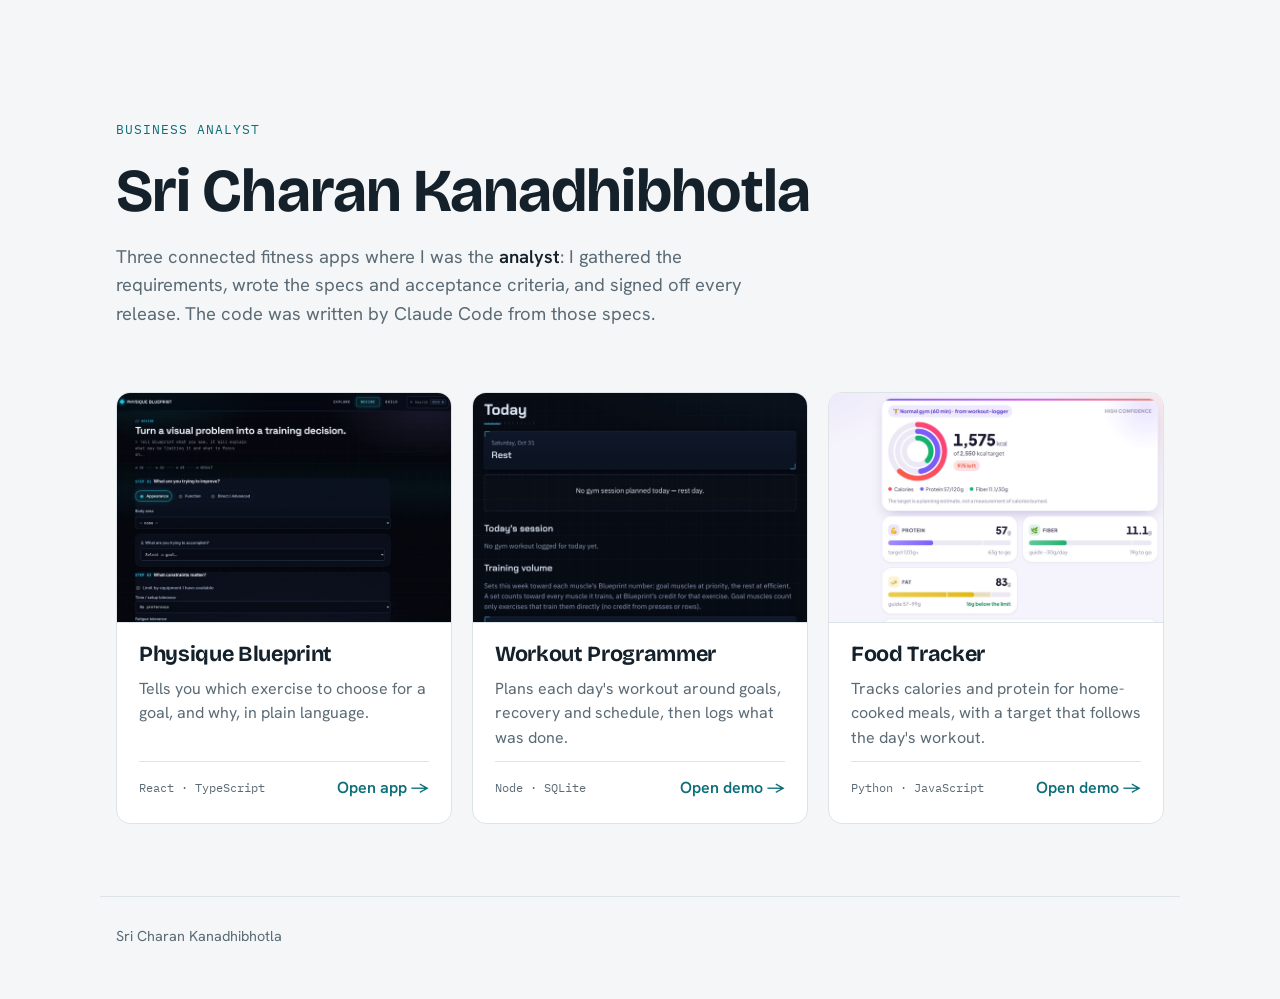
<file: index.html>
<!doctype html>
<html lang="en">
<head>
<meta charset="utf-8">
<meta name="viewport" content="width=device-width, initial-scale=1, viewport-fit=cover">
<title>Sri Charan Kanadhibhotla</title>
<meta name="claude:viewport-fit-sides" content="cover">
<meta name="description" content="Three fitness apps I specified and shipped as business analyst.">
<link rel="preconnect" href="https://fonts.googleapis.com">
<link rel="preconnect" href="https://fonts.gstatic.com" crossorigin>
<link rel="stylesheet" href="https://fonts.googleapis.com/css2?family=Bricolage+Grotesque:opsz,wght@12..96,600;12..96,700&family=Hanken+Grotesk:wght@400;500;600&family=IBM+Plex+Mono:wght@400&display=swap">
<style>
/* Layout: short intro, then three equal app cards (screenshot, name, one line, link). Nothing else. */
:root {
  --bg: #f4f6f7;
  --card: #ffffff;
  --ink: #15212a;
  --soft: #5b6b76;
  --line: #dde4e8;
  --accent: #0b6e78;
  --display: "Bricolage Grotesque", "Avenir Next", "Segoe UI", system-ui, sans-serif;
  --body: "Hanken Grotesk", "Helvetica Neue", "Segoe UI", system-ui, sans-serif;
  --mono: "IBM Plex Mono", ui-monospace, Menlo, monospace;
}
@media (prefers-color-scheme: dark) {
  :root:not([data-theme="light"]) { --bg: #0d1418; --card: #141e24; --ink: #e6edf0; --soft: #95a6b1; --line: #26343c; --accent: #5cc6cf; color-scheme: dark; }
}
:root[data-theme="dark"] { --bg: #0d1418; --card: #141e24; --ink: #e6edf0; --soft: #95a6b1; --line: #26343c; --accent: #5cc6cf; color-scheme: dark; }

* { box-sizing: border-box; }
body { background: var(--bg); color: var(--ink); font-family: var(--body); font-size: 1rem; line-height: 1.55; -webkit-font-smoothing: antialiased; }
.wrap {
  max-width: 1080px; margin: 0 auto;
  padding-left: max(16px, env(safe-area-inset-left, 0px));
  padding-right: max(16px, env(safe-area-inset-right, 0px));
}
h1, h2 { font-family: var(--display); margin: 0; line-height: 1.1; letter-spacing: -0.015em; text-wrap: balance; }
p { margin: 0; }
a { color: var(--accent); }
a:focus-visible { outline: 2px solid var(--accent); outline-offset: 3px; border-radius: 6px; }

header { padding-block: clamp(56px, 10vw, 112px) clamp(40px, 6vw, 64px); display: grid; gap: 18px; }
.kicker { font-family: var(--mono); font-size: 0.8rem; letter-spacing: 0.08em; text-transform: uppercase; color: var(--accent); }
h1 { font-size: clamp(2.4rem, 6vw, 3.8rem); font-weight: 700; }
.role { font-size: 1.15rem; color: var(--soft); max-width: 36em; }
.role strong { color: var(--ink); font-weight: 600; }

.apps { display: grid; grid-template-columns: repeat(3, minmax(0, 1fr)); gap: 20px; padding-bottom: 72px; }
@media (max-width: 900px) { .apps { grid-template-columns: minmax(0, 1fr); max-width: 560px; } }
.app { background: var(--card); border: 1px solid var(--line); border-radius: 14px; overflow: hidden; display: grid; grid-template-rows: auto 1fr; text-decoration: none; color: inherit; transition: transform .2s ease, box-shadow .2s ease, border-color .2s ease; }
a.app:hover { transform: translateY(-3px); border-color: var(--accent); box-shadow: 0 12px 28px -18px rgba(11, 110, 120, .55); }
@media (prefers-reduced-motion: reduce) { .app { transition: none; } a.app:hover { transform: none; } }
.shot { aspect-ratio: 16 / 11; overflow: hidden; border-bottom: 1px solid var(--line); background: var(--bg); max-width: 100%; }
.shot img { width: 100%; height: 100%; object-fit: cover; object-position: top center; display: block; }
.body { padding: 20px 22px 22px; display: flex; flex-direction: column; gap: 10px; }
.app h2 { font-size: 1.35rem; font-weight: 700; }
.app p { color: var(--soft); }
.foot { display: flex; justify-content: space-between; align-items: center; gap: 12px; margin-top: auto; padding-top: 14px; border-top: 1px solid var(--line); }
.stack { font-family: var(--mono); font-size: 0.74rem; color: var(--soft); }
.go { font-weight: 600; color: var(--accent); white-space: nowrap; }

footer { border-top: 1px solid var(--line); padding-block: 28px 44px; display: flex; flex-wrap: wrap; justify-content: space-between; gap: 10px; font-size: 0.9rem; color: var(--soft); }
</style>
</head>
<body>

<header class="wrap">
  <span class="kicker">Business Analyst</span>
  <h1>Sri Charan Kanadhibhotla</h1>
  <p class="role">Three connected fitness apps where I was the <strong>analyst</strong>: I gathered the requirements, wrote the specs and acceptance criteria, and signed off every release. The code was written by Claude Code from those specs.</p>
</header>

<main class="wrap apps">
  <a class="app" href="https://kanadhibhotla-sri-charan.github.io/workout-blueprint/" target="_blank" rel="noopener">
    <div class="shot"><img src="img/bp-decide.jpg" alt="Physique Blueprint decision screen" width="1400" height="941"></div>
    <div class="body">
      <h2>Physique Blueprint</h2>
      <p>Tells you which exercise to choose for a goal, and why, in plain language.</p>
      <div class="foot"><span class="stack">React · TypeScript</span><span class="go">Open app →</span></div>
    </div>
  </a>

  <a class="app" href="demos/workout/today.html">
    <div class="shot"><img src="img/wl-today.jpg" alt="Workout Programmer weekly volume screen" width="1400" height="1436"></div>
    <div class="body">
      <h2>Workout Programmer</h2>
      <p>Plans each day's workout around goals, recovery and schedule, then logs what was done.</p>
      <div class="foot"><span class="stack">Node · SQLite</span><span class="go">Open demo →</span></div>
    </div>
  </a>

  <a class="app" href="demos/food/index.html">
    <div class="shot"><img src="img/ft-today.jpg" alt="Food Tracker daily calories and protein screen" width="1400" height="1317"></div>
    <div class="body">
      <h2>Food Tracker</h2>
      <p>Tracks calories and protein for home-cooked meals, with a target that follows the day's workout.</p>
      <div class="foot"><span class="stack">Python · JavaScript</span><span class="go">Open demo →</span></div>
    </div>
  </a>
</main>

<footer class="wrap">
  <span>Sri Charan Kanadhibhotla</span>
</footer>
</body>
</html>
</file>
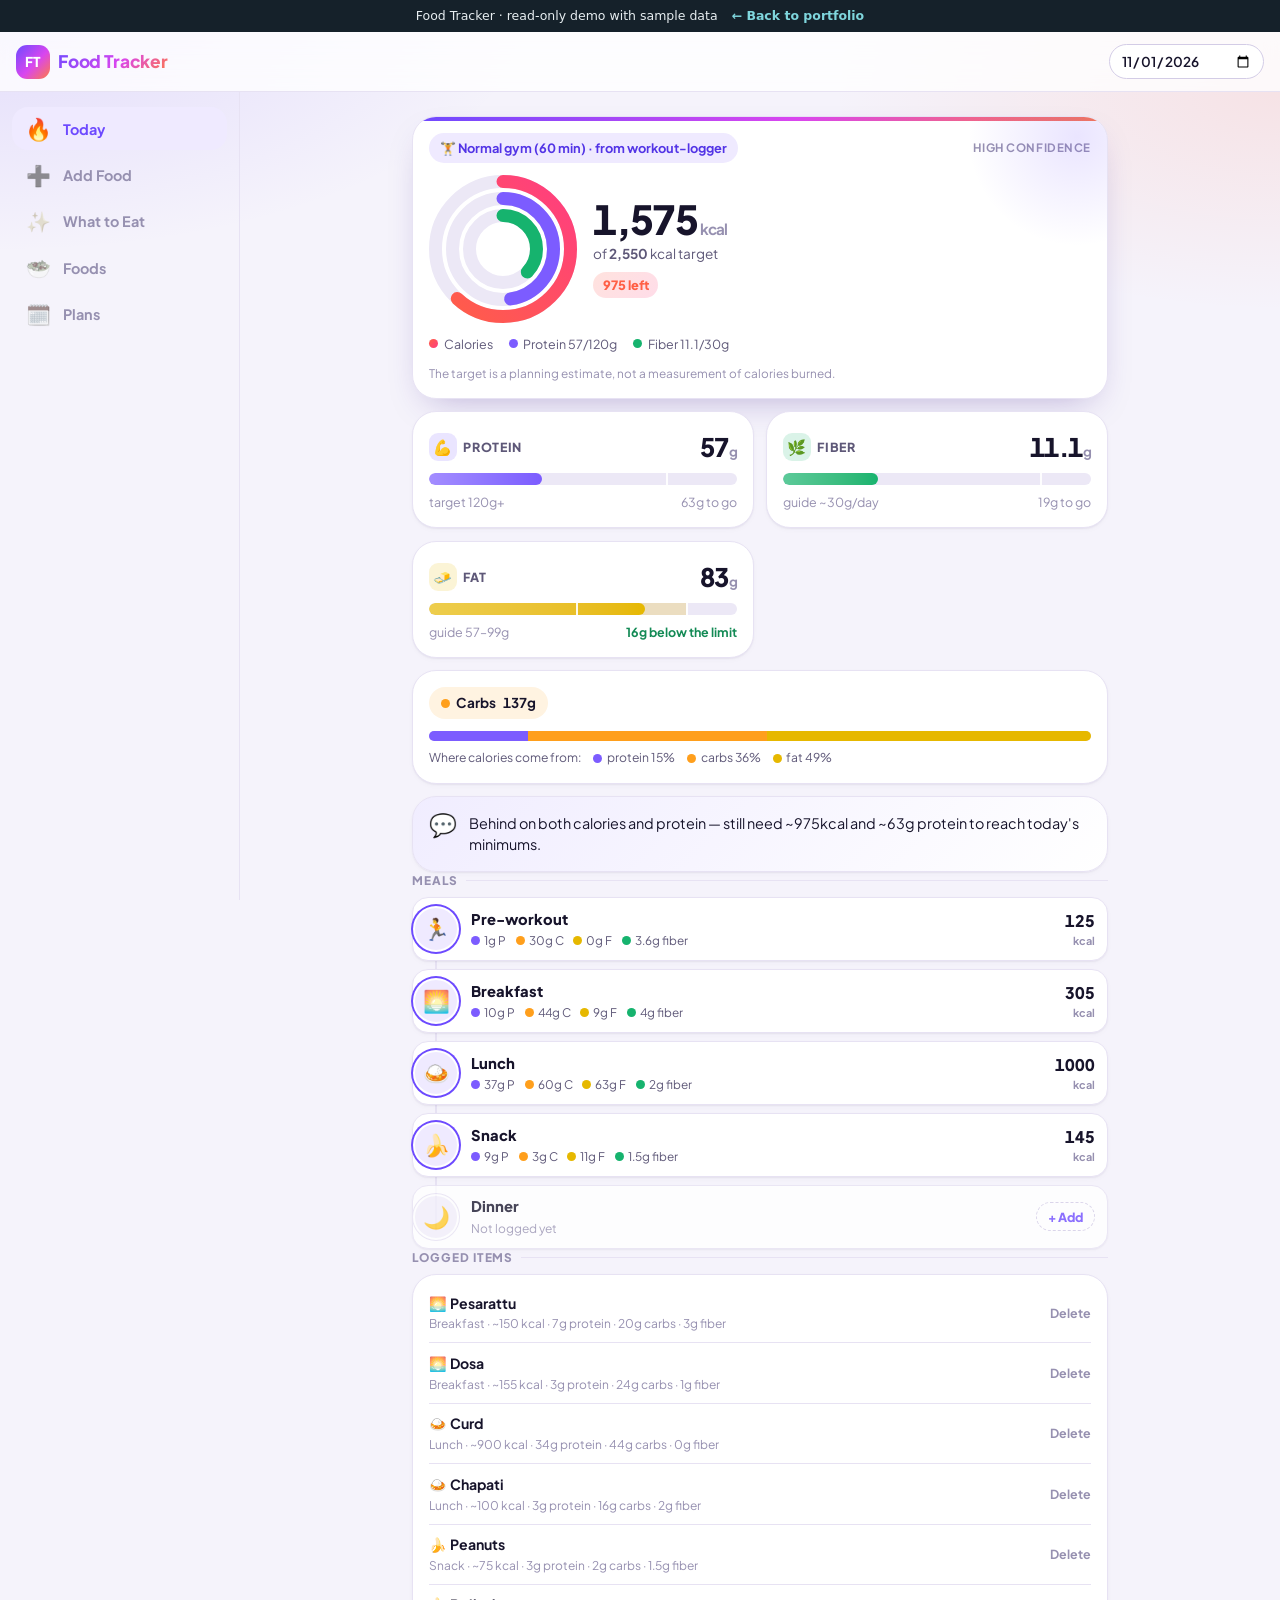
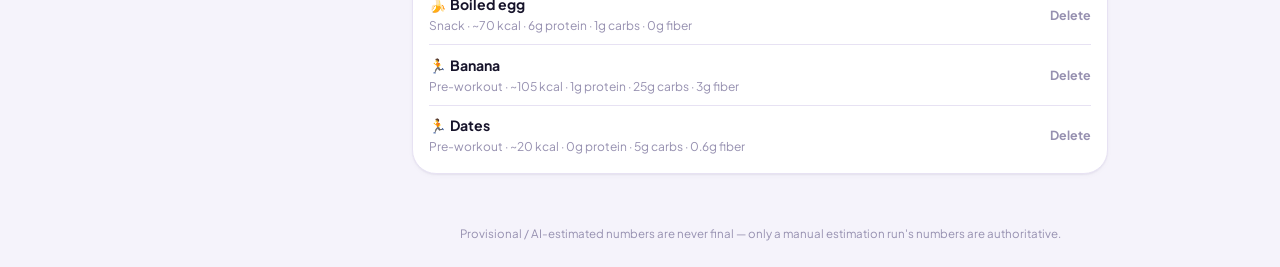
<file: demos/food/index.html>
<!DOCTYPE html>
<html class="demo-fixed" lang="en">
<head><link rel="stylesheet" href="demo-bar.css"><script src="demo-data.js"></script><script src="demo-shim.js"></script>
<meta charset="UTF-8">
<meta name="viewport" content="width=device-width, initial-scale=1, maximum-scale=1">
<title>Food Tracker</title>
<meta name="theme-color" content="#6d4aff">
<link rel="preconnect" href="https://fonts.googleapis.com">
<link rel="preconnect" href="https://fonts.gstatic.com" crossorigin>
<link rel="stylesheet" href="https://fonts.googleapis.com/css2?family=Plus+Jakarta+Sans:wght@500;600;700;800&display=swap">
<link rel="stylesheet" href="style.css">
</head>
<body><div id="demo-bar" class="fixed"><span class="lg">Food Tracker · read-only demo with sample data</span><span class="sm">Demo · sample data</span><a href="../../index.html"><span class="lg">← Back to portfolio</span><span class="sm">← Portfolio</span></a></div>
<header class="topbar">
  <div class="brand">
    <span class="brand-mark" aria-hidden="true">FT</span>
    <h1>Food Tracker</h1>
  </div>
  <input type="date" id="date-input" aria-label="Date">
</header>

<nav class="tabs" id="tabs" aria-label="Sections">
  <button class="tab-btn active" data-tab="today" aria-current="page"><span class="tab-icon" aria-hidden="true">🔥</span><span class="tab-label">Today</span></button>
  <button class="tab-btn" data-tab="add-food"><span class="tab-icon" aria-hidden="true">➕</span><span class="tab-label">Add Food</span></button>
  <button class="tab-btn" data-tab="recommend"><span class="tab-icon" aria-hidden="true">✨</span><span class="tab-label">What to Eat</span></button>
  <button class="tab-btn" data-tab="catalogue"><span class="tab-icon" aria-hidden="true">🥗</span><span class="tab-label">Foods</span></button>
  <button class="tab-btn" data-tab="plans"><span class="tab-icon" aria-hidden="true">🗓️</span><span class="tab-label">Plans</span></button>
</nav>

<main>

<section id="tab-today" class="tab-panel active" aria-labelledby="today-heading">
  <h2 id="today-heading" class="visually-hidden">Today</h2>
  <div id="today-content" class="card-list">
    <div class="loading-line"><span class="spinner" aria-hidden="true"></span> Loading today…</div>
  </div>
  <div id="meal-timeline-content"></div>
  <div id="food-entries-content"></div>
  <div id="plan-status-content"></div>
</section>

<section id="tab-add-food" class="tab-panel">
  <div class="card hero-input">
    <label for="food-text">What did you eat?</label>
    <textarea id="food-text" placeholder="e.g. 1/4 cup Pintola oats with 1/4 cup milk, one 50ml cup of coffee"></textarea>

    <label id="meal-label">Meal</label>
    <div class="chip-row" id="meal-chips" role="group" aria-labelledby="meal-label">
      <button type="button" class="chip" data-meal="pw">🏃 Pre-workout</button>
      <button type="button" class="chip" data-meal="bf">🌅 Breakfast</button>
      <button type="button" class="chip" data-meal="lunch">🍛 Lunch</button>
      <button type="button" class="chip" data-meal="snack">🍌 Snack</button>
      <button type="button" class="chip" data-meal="dinner">🌙 Dinner</button>
    </div>

    <button id="interpret-btn" class="primary">Understand meal</button>
    <div id="interpret-loading" class="loading-line" style="display:none">
      <span class="spinner" aria-hidden="true"></span> <span id="interpret-loading-text">Understanding your meal…</span>
    </div>
    <p id="interpret-error" class="error" role="alert"></p>
    <button type="button" id="quick-entry-toggle" class="secondary" style="width:100%;margin-top:12px">+ Quick Entry</button>
  </div>

  <div id="quick-entry-panel" class="card" style="display:none">
    <label class="checkbox-row weigh-toggle"><input type="checkbox" id="qe-weighed-check"> ⚖️ Weighed on scale (grams)</label>
    <label for="qe-description" id="qe-description-label">Food / Dish</label>
    <input type="text" id="qe-description" placeholder="e.g. Masala dosa hotel made with heavy oil">
    <p class="note" style="margin-top:4px">Type anything — it doesn't need to match a known food.</p>
    <div id="qe-suggestions" class="qe-food-list"></div>

    <div id="qe-standard-fields">
    <label id="qe-qty-label">Quantity</label>
    <div class="chip-row" id="qe-qty-chips" role="group" aria-labelledby="qe-qty-label"></div>
    <div class="chip-row">
      <button type="button" class="chip" id="qe-qty-custom-toggle">Custom</button>
      <input type="text" inputmode="decimal" id="qe-qty-custom-input" placeholder="e.g. 0.6 or 3/5" style="display:none;max-width:130px">
    </div>

    <label id="qe-unit-label">Scale</label>
    <div class="chip-row" id="qe-unit-chips" role="group" aria-labelledby="qe-unit-label"></div>
    </div>

    <div id="qe-weighed-fields" style="display:none">
      <div class="chip-row" id="qe-weigh-mode-chips" role="group" aria-label="Single item or mixed dish">
        <button type="button" class="chip selected" data-mode="single">Single item</button>
        <button type="button" class="chip" data-mode="mixed">Mixed dish</button>
      </div>
      <label for="qe-grams" id="qe-grams-label">Weight (g)</label>
      <input type="number" id="qe-grams" min="0" step="any" inputmode="decimal" placeholder="e.g. 100">

      <label for="qe-count" id="qe-count-label">How many</label>
      <div class="stepper">
        <button type="button" class="stepper-btn" id="qe-count-minus" aria-label="One less">−</button>
        <input type="number" id="qe-count" value="1" min="0" step="any" inputmode="decimal" aria-describedby="qe-count-total">
        <button type="button" class="stepper-btn" id="qe-count-plus" aria-label="One more">+</button>
        <span id="qe-count-total" class="stepper-total"></span>
      </div>

      <div id="qe-mixed-fields" style="display:none">
        <label id="qe-parts-label">What's in it — % of the weight</label>
        <div id="qe-parts" role="group" aria-labelledby="qe-parts-label"></div>
        <button type="button" id="qe-add-part-btn" class="secondary" style="margin-top:8px">+ Add part</button>
        <p id="qe-parts-total" class="note"></p>
      </div>

      <label for="qe-weigh-note">Notes (optional)</label>
      <input type="text" id="qe-weigh-note" placeholder="e.g. sambar has aloo, onion, carrot, lady's finger pieces">
    </div>

    <button type="button" id="qe-add-btn" class="primary" style="margin-top:12px">Add Food</button>
    <p id="qe-error" class="error" role="alert"></p>
  </div>

  <div id="parsed-items"></div>

  <div id="log-actions" class="card" style="display:none">
    <div class="confirm-bar">
      <div class="confirm-summary">
        <div class="confirm-title" id="confirm-title">Ready to log</div>
        <div class="confirm-sub" id="confirm-sub"></div>
      </div>
    </div>
    <button id="log-btn" class="primary">Confirm &amp; Log</button>
    <p id="log-error" class="error" role="alert"></p>
  </div>
  <div id="log-result"></div>
</section>

<section id="tab-recommend" class="tab-panel">
  <div class="card" id="available-now-card">
    <label id="available-now-label">Available Now</label>
    <p class="note" style="margin-top:0">Foods you can use right now without buying anything — not a full inventory, just a quick checklist.</p>
    <div class="pill-list" id="available-now-current"></div>
    <input type="search" id="available-now-search" placeholder="Search to add or remove…">
    <div class="chip-row" id="available-now-candidates" role="group" aria-labelledby="available-now-label"></div>
  </div>
  <div class="card">
    <label id="goal-label">Focus</label>
    <div class="chip-row" id="goal-chips" role="group" aria-labelledby="goal-label">
      <button type="button" class="chip selected" data-goal="">What's next</button>
      <button type="button" class="chip" data-goal="protein">Protein</button>
      <button type="button" class="chip" data-goal="calories">Calories</button>
      <button type="button" class="chip" data-goal="balanced">Balanced</button>
    </div>
    <label id="recommend-meal-label">Log to meal</label>
    <div class="chip-row" id="recommend-meal-chips" role="group" aria-labelledby="recommend-meal-label">
      <button type="button" class="chip" data-meal="pw">🏃 Pre-workout</button>
      <button type="button" class="chip" data-meal="bf">🌅 Breakfast</button>
      <button type="button" class="chip" data-meal="lunch">🍛 Lunch</button>
      <button type="button" class="chip" data-meal="snack">🍌 Snack</button>
      <button type="button" class="chip" data-meal="dinner">🌙 Dinner</button>
    </div>
    <label class="checkbox-row"><input type="checkbox" id="instant-check"> True-instant (no-cook) only</label>
    <label class="checkbox-row"><input type="checkbox" id="list-check"> Browse everything (skip the budget question)</label>
    <label for="budget-input">Budget for this decision (optional)</label>
    <input type="number" id="budget-input" min="0" step="1" placeholder="₹ — leave blank if unsure">
    <button id="recommend-btn" class="primary">Get a suggestion</button>
    <p id="recommend-error" class="error" role="alert"></p>
  </div>
  <div id="recommend-content" class="card-list"></div>
</section>

<section id="tab-catalogue" class="tab-panel">
  <div class="card">
    <label for="catalogue-search">Search</label>
    <input type="search" id="catalogue-search" placeholder="Search foods…">
    <label id="catalogue-role-label">Filter</label>
    <div class="chip-row" id="catalogue-role-chips" role="group" aria-labelledby="catalogue-role-label">
      <button type="button" class="chip selected" data-role="">All</button>
      <button type="button" class="chip" data-role="protein">Protein</button>
      <button type="button" class="chip" data-role="calorie">Calories</button>
      <button type="button" class="chip" data-role="protein_calorie">Protein + calories</button>
      <button type="button" class="chip" data-role="fiber">Fiber</button>
      <button type="button" class="chip" data-role="convenience">Convenience</button>
    </div>
    <div class="chip-row" id="catalogue-tier-chips" role="group" aria-label="Preparation">
      <button type="button" class="chip selected" data-tier="">Any prep</button>
      <button type="button" class="chip" data-tier="true_instant">True instant</button>
      <button type="button" class="chip" data-tier="mix_assemble">Mix &amp; assemble</button>
      <button type="button" class="chip" data-tier="minimal_preparation">Minimal prep</button>
    </div>
    <label class="checkbox-row"><input type="checkbox" id="catalogue-no-fridge"> No refrigeration needed</label>
  </div>
  <div id="catalogue-content" class="catalogue-grid"></div>
</section>

<section id="tab-plans" class="tab-panel">
  <div id="plans-content" class="card-list"></div>
</section>

</main>

<footer>
  Provisional / AI-estimated numbers are never final — only a manual estimation run's numbers are authoritative.
</footer>

<script src="app.js"></script>
</body>
</html>
</file>
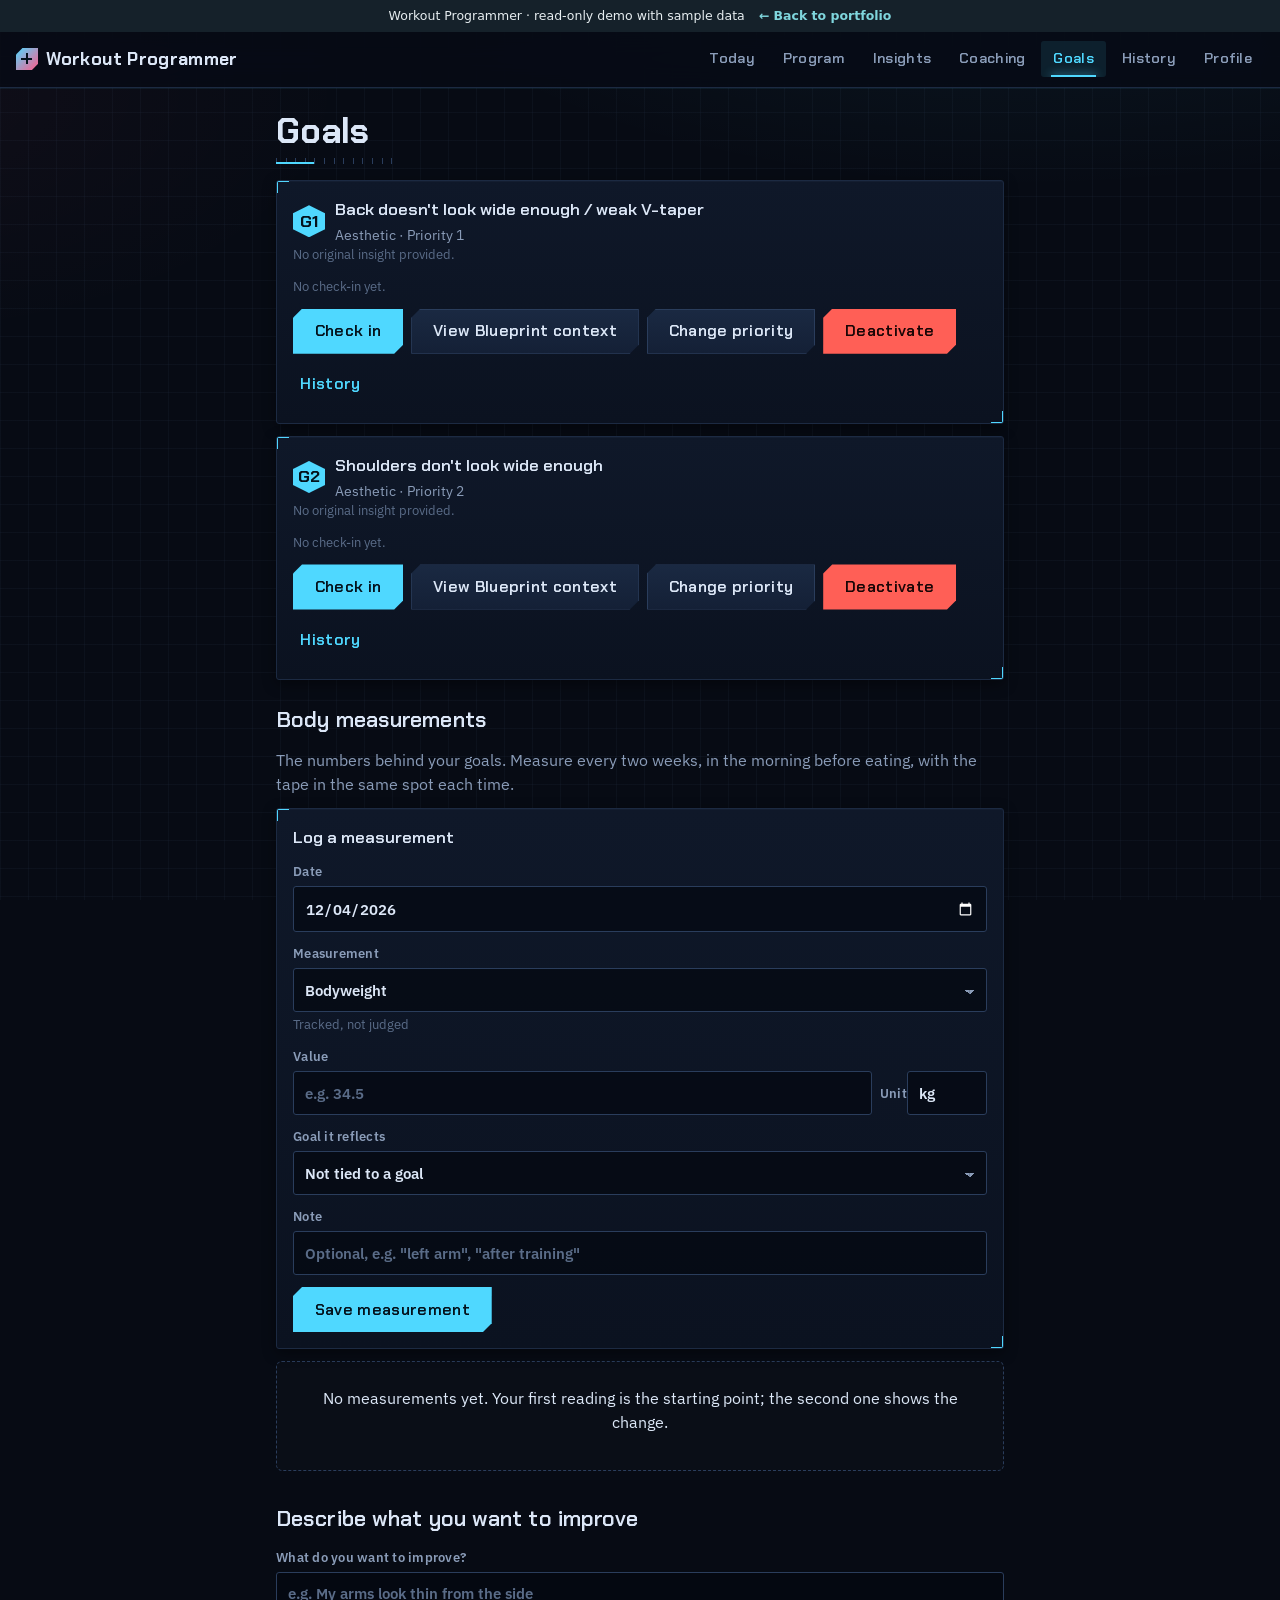
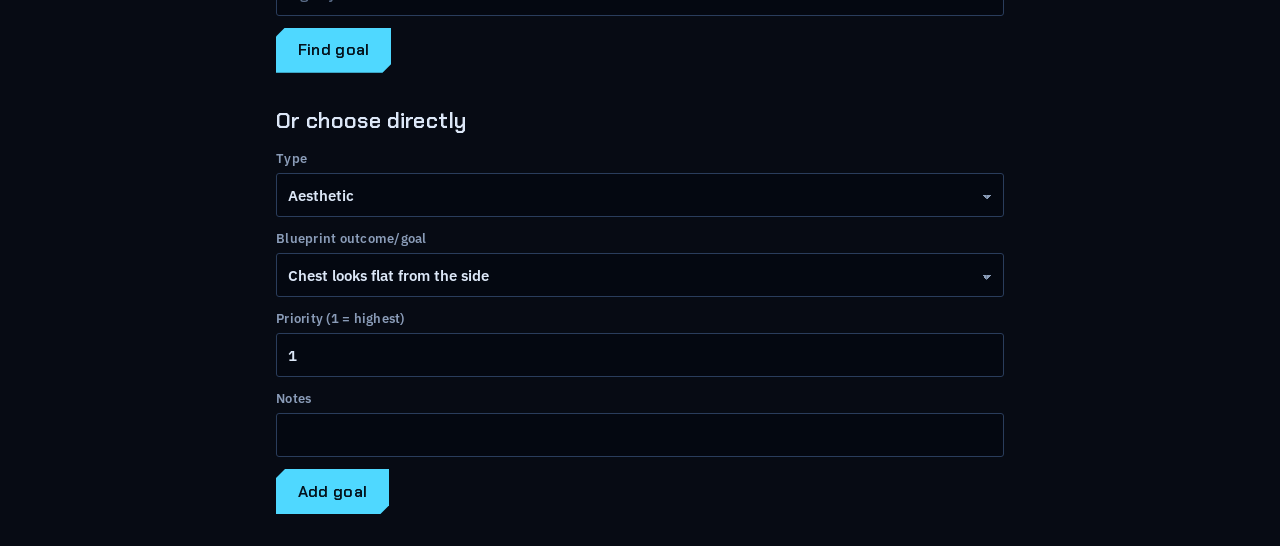
<file: demos/workout/index.html>
<!doctype html>
<html lang="en">
<head><link rel="stylesheet" href="demo-bar.css"><script src="demo-data.js"></script><script src="demo-shim.js"></script>
  <meta charset="utf-8" />
  <meta name="viewport" content="width=device-width, initial-scale=1" />
  <title>Goals - Workout Programmer</title>
  <link rel="stylesheet" href="style.css" />
</head>
<body><div id="demo-bar"><span class="lg">Workout Programmer · read-only demo with sample data</span><span class="sm">Demo · sample data</span><a href="../../index.html"><span class="lg">← Back to portfolio</span><span class="sm">← Portfolio</span></a></div>
  <a class="skip-link" href="#main-content">Skip to content</a>
  <header id="app-header" class="app-header"></header>

  <main id="main-content">
    <h1>Goals</h1>
    <div id="goal-list"></div>

    <section id="measurements-section">
      <h2>Body measurements</h2>
      <p class="muted">The numbers behind your goals. Measure every two weeks, in the morning before eating, with the tape in the same spot each time.</p>
      <div id="measurement-form"></div>
      <div id="measurement-list"></div>
    </section>

    <section>
      <h2>Describe what you want to improve</h2>
      <form id="nl-form">
        <label>What do you want to improve?
          <input id="nl-text" type="text" placeholder="e.g. My arms look thin from the side" required />
        </label>
        <div class="btn-row"><button type="submit">Find goal</button></div>
      </form>
      <div id="nl-candidates"></div>
    </section>

    <section>
      <h2>Or choose directly</h2>
      <form id="goal-form">
        <label>Type
          <select id="goal-type">
            <option value="aesthetic">Aesthetic</option>
            <option value="functional">Functional</option>
          </select>
        </label>
        <label>Blueprint outcome/goal
          <select id="goal-ref"></select>
        </label>
        <label>Priority (1 = highest)
          <input id="goal-priority" type="number" value="1" min="1" />
        </label>
        <label>Notes
          <input id="goal-notes" type="text" />
        </label>
        <div class="btn-row"><button type="submit">Add goal</button></div>
        <div id="goal-form-status"></div>
      </form>
    </section>
  </main>
  <div id="day-modal-root"></div>

  <script src="app.js"></script>
  <script>
    renderAppHeader('index.html');

    let blueprintGoalsByRef = {}; // blueprint_ref -> {display_name, ...}

    async function loadBlueprintGoalOptions() {
      const type = document.getElementById('goal-type').value;
      const list = type === 'aesthetic' ? await api('/api/blueprint/aesthetic-goals') : await api('/api/blueprint/functional-goals');
      const select = document.getElementById('goal-ref');
      select.innerHTML = '';
      for (const g of list) {
        const label = g.display_name || g.name;
        blueprintGoalsByRef[g.id] = g;
        select.appendChild(el('option', { value: g.id, text: label }));
      }
    }

    async function loadAllBlueprintGoals() {
      const [aesthetic, functional] = await Promise.all([api('/api/blueprint/aesthetic-goals'), api('/api/blueprint/functional-goals')]);
      for (const g of [...aesthetic, ...functional]) blueprintGoalsByRef[g.id] = g;
    }

    function blueprintDisplayName(blueprintRef) {
      return blueprintGoalsByRef[blueprintRef]?.display_name || blueprintGoalsByRef[blueprintRef]?.name || blueprintRef;
    }

    // ---------- Goal list ----------

    async function loadGoals() {
      const container = document.getElementById('goal-list');
      showLoading(container, 'Loading goals…');
      try {
        const goals = await api('/api/goals');
        renderGoals(goals);
      } catch (err) {
        showError(container, "We couldn't load your goals.", loadGoals);
      }
    }

    function renderGoals(goals) {
      const container = document.getElementById('goal-list');
      container.innerHTML = '';
      if (goals.length === 0) {
        showEmpty(container, 'No active goals yet. Add an aesthetic or functional goal below to let the programmer personalize your training.');
        return;
      }

      const activeAesthetic = goals.filter((g) => g.active && g.goal_type === 'aesthetic').sort((a, b) => a.priority - b.priority);
      const aestheticRank = new Map(activeAesthetic.map((g, i) => [g.id, i + 1]));

      const active = goals.filter((g) => g.active).sort((a, b) => a.priority - b.priority);
      const inactive = goals.filter((g) => !g.active);

      for (const g of active) container.appendChild(buildGoalCard(g, aestheticRank.get(g.id)));
      if (inactive.length > 0) {
        container.appendChild(el('h3', { text: 'Inactive' }));
        for (const g of inactive) container.appendChild(buildGoalCard(g, null));
      }
    }

    function buildGoalCard(goal, aestheticRank) {
      const card = createCard();
      const header = el('div', { class: 'card-row' });
      const left = el('div', { style: 'display:flex;align-items:center;gap:0.6rem' });
      if (aestheticRank) left.appendChild(el('span', { class: 'goal-rank-badge', text: `G${aestheticRank}`, 'aria-label': `Goal ${aestheticRank}` }));
      const titleWrap = el('div');
      titleWrap.appendChild(el('div', { class: 'card-title', text: blueprintDisplayName(goal.blueprint_ref) }));
      titleWrap.appendChild(el('div', { class: 'card-subtitle', text: `${formatGoalType(goal.goal_type)} · Priority ${goal.priority}${goal.active ? '' : ' · Inactive'}` }));
      left.appendChild(titleWrap);
      header.appendChild(left);
      card.appendChild(header);

      if (goal.source === 'natural_language' && goal.source_text) {
        card.appendChild(el('div', { class: 'goal-insight', text: `"${goal.source_text}"` }));
      } else {
        card.appendChild(el('p', { class: 'faint', text: 'No original insight provided.' }));
      }
      if (goal.notes) card.appendChild(el('p', { class: 'muted', text: goal.notes }));

      const statusEl = el('div');
      const actions = el('div', { class: 'btn-row' });

      actions.appendChild(createButton({ label: 'View Blueprint context', variant: 'secondary', onClick: () => viewBlueprintContext(goal) }));

      if (goal.active) {
        const priorityInput = el('input', { type: 'number', min: '1', value: String(goal.priority), style: 'width:5rem;display:inline-block;margin:0' });
        const changePriorityBtn = createButton({
          label: 'Change priority', variant: 'secondary',
          onClick: async () => {
            if (actions.contains(priorityInput)) {
              try {
                await withSaving(changePriorityBtn, statusEl, () => api(`/api/goals/${goal.id}/priority`, { method: 'PATCH', body: { priority: Number(priorityInput.value) } }), 'Priority updated.');
                await loadGoals();
              } catch (err) { /* backend error shown inline; form untouched */ }
            } else {
              actions.insertBefore(priorityInput, changePriorityBtn);
              changePriorityBtn.textContent = 'Save priority';
            }
          },
        });
        actions.appendChild(changePriorityBtn);

        actions.appendChild(createButton({
          label: 'Deactivate', variant: 'danger',
          onClick: async (e) => {
            try {
              await withSaving(e.currentTarget, statusEl, () => api(`/api/goals/${goal.id}/deactivate`, { method: 'POST' }), 'Deactivated.');
              await loadGoals();
            } catch (err) { /* inline error shown */ }
          },
        }));
      } else {
        actions.appendChild(createButton({
          label: 'Reactivate', variant: 'secondary',
          onClick: async (e) => {
            try {
              await withSaving(e.currentTarget, statusEl, () => api(`/api/goals/${goal.id}/reactivate`, { method: 'POST' }), 'Reactivated.');
              await loadGoals();
            } catch (err) { /* inline error — e.g. backend's real 3rd-active-aesthetic-goal rejection */ }
          },
        }));
      }

      if (goal.active && goal.goal_type === 'aesthetic') {
        actions.insertBefore(createButton({ label: 'Check in', variant: 'primary', onClick: () => openCheckIn(goal) }), actions.firstChild);
      }
      actions.appendChild(createButton({ label: 'History', variant: 'ghost', onClick: () => viewGoalHistory(goal) }));

      if (goal.active && goal.goal_type === 'aesthetic') {
        const lastEl = el('p', { class: 'faint', style: 'margin:0.2rem 0 0.4rem' });
        card.appendChild(lastEl);
        showLastCheckIn(goal, lastEl);
      }
      card.appendChild(actions);
      card.appendChild(statusEl);
      return card;
    }

    function openModal(titleText, bodyEls) {
      const root = document.getElementById('day-modal-root');
      root.innerHTML = '';
      const panel = el('div', { class: 'modal-panel', role: 'dialog', 'aria-modal': 'true', 'aria-label': titleText });
      const header = el('div', { class: 'modal-header' }, [el('h2', { text: titleText, style: 'margin:0' })]);
      const closeBtn = el('button', { class: 'modal-close', type: 'button', 'aria-label': 'Close' }, [document.createTextNode('×')]);
      const close = () => { root.innerHTML = ''; document.removeEventListener('keydown', onKey); };
      const onKey = (e) => { if (e.key === 'Escape') close(); };
      closeBtn.addEventListener('click', close);
      header.appendChild(closeBtn);
      panel.appendChild(header);
      for (const b of bodyEls) panel.appendChild(b);
      const backdrop = el('div', { class: 'modal-backdrop' }, [panel]);
      backdrop.addEventListener('click', (e) => { if (e.target === backdrop) close(); });
      document.addEventListener('keydown', onKey);
      root.appendChild(backdrop);
      closeBtn.focus();
    }

    // Goal check-in (2026-10-11): how the target area looks compared with
    // the last check-in, on the app's 1-5 scale. Goal progress and volume
    // decisions read these; the API existed but the page had no way in.
    const CHECK_IN_LABELS = { 1: 'Significantly worse', 2: 'Slightly worse', 3: 'No meaningful change', 4: 'Improved', 5: 'Significantly improved' };

    async function showLastCheckIn(goal, target) {
      try {
        const list = await api(`/api/goals/${goal.id}/assessments`);
        const last = [...list].sort((a, b) => b.date.localeCompare(a.date))[0];
        target.textContent = last
          ? `Last check-in ${formatDate(last.date)}: ${CHECK_IN_LABELS[last.rating]}. Next due ${formatDate(addDaysIso(last.date, goal.review_cadence_days))}.`
          : 'No check-in yet.';
      } catch {
        target.textContent = '';
      }
    }

    function addDaysIso(date, days) {
      const d = new Date(`${date}T00:00:00Z`);
      d.setUTCDate(d.getUTCDate() + days);
      return d.toISOString().slice(0, 10);
    }

    function openCheckIn(goal) {
      const statusEl = el('div');
      const dateInput = el('input', { type: 'date', value: todayIso(), max: todayIso() });
      const options = Object.entries(CHECK_IN_LABELS).map(([value, label]) =>
        el('label', { style: 'display:flex;align-items:center;gap:0.5rem;margin:0.3rem 0' }, [el('input', { type: 'radio', name: 'checkin-rating', value }), document.createTextNode(`${value} — ${label}`)])
      );
      const notes = el('textarea', { rows: '3', maxlength: '1000', placeholder: 'Optional: what you see in the mirror or photos, e.g. "side view looks fuller".', style: 'width:100%;resize:vertical;font:inherit' });
      const saveBtn = createButton({ label: 'Save check-in', variant: 'primary', onClick: async () => {
        const chosen = options.map((o) => o.querySelector('input')).find((i) => i.checked);
        if (!chosen) return showInlineStatus(statusEl, 'error', 'Choose how it looks compared with last time.');
        try {
          await withSaving(saveBtn, statusEl, () => api(`/api/goals/${goal.id}/assessments`, { method: 'POST', body: { date: dateInput.value, rating: Number(chosen.value), notes: notes.value.trim() || null } }), 'Check-in saved.');
          document.getElementById('day-modal-root').innerHTML = '';
          await loadGoals();
        } catch (err) { /* error shown inline */ }
      }});
      openModal(`Check in: ${blueprintDisplayName(goal.blueprint_ref)}`, [
        el('p', { class: 'muted', text: 'Compared with your last check-in (or with when you set this goal), how does this area look? Use the same mirror, light and angle each time.' }),
        el('label', { text: 'Date' }), dateInput,
        el('div', { style: 'margin-top:0.6rem' }, options),
        el('label', { text: 'Notes', style: 'display:block;margin-top:0.6rem' }), notes,
        el('div', { class: 'btn-row', style: 'margin-top:0.6rem' }, [saveBtn]), statusEl,
      ]);
    }

    async function viewBlueprintContext(goal) {
      openModal(blueprintDisplayName(goal.blueprint_ref), [el('p', { class: 'muted', text: 'Loading…' })]);
      try {
        const context = await api(`/api/goals/${goal.id}/blueprint`);
        const body = [];
        if (context.definition) body.push(el('p', { text: context.definition }));
        if (context.technical_explanation) body.push(el('p', { class: 'muted', text: context.technical_explanation }));
        if (context.visual_description) body.push(el('p', { text: context.visual_description }));
        if (body.length === 0) body.push(el('p', { class: 'muted', text: 'No additional Blueprint detail available.' }));
        openModal(blueprintDisplayName(goal.blueprint_ref), body);
      } catch (err) {
        openModal(blueprintDisplayName(goal.blueprint_ref), [el('p', { class: 'muted', text: "Couldn't load Blueprint context." })]);
      }
    }

    async function viewGoalHistory(goal) {
      openModal(`History — ${blueprintDisplayName(goal.blueprint_ref)}`, [el('p', { class: 'muted', text: 'Loading…' })]);
      try {
        const events = await api(`/api/goals/${goal.id}/events`);
        const body = events.length === 0
          ? [el('p', { class: 'muted', text: 'No history yet.' })]
          : events.map((ev) => el('div', { class: 'card' }, [
              el('div', { class: 'card-title', text: formatEventType(ev.event_type) }),
              el('div', { class: 'faint', text: new Date(ev.occurred_at).toLocaleString() }),
              ev.notes ? el('div', { class: 'muted', text: ev.notes }) : null,
            ].filter(Boolean)));
        openModal(`History — ${blueprintDisplayName(goal.blueprint_ref)}`, body);
      } catch (err) {
        openModal('History', [el('p', { class: 'muted', text: "Couldn't load goal history." })]);
      }
    }

    const EVENT_TYPE_LABEL = {
      created: 'Created', activated: 'Activated', deactivated: 'Deactivated',
      priority_changed: 'Priority changed', cadence_changed: 'Review cadence changed',
      exercise_changed: 'Exercise changed', programming_modified: 'Programming modified',
    };
    function formatEventType(type) { return EVENT_TYPE_LABEL[type] || type; }

    // ---------- Natural-language matching (spec §18) ----------

    document.getElementById('nl-form').addEventListener('submit', async (e) => {
      e.preventDefault();
      const container = document.getElementById('nl-candidates');
      const text = document.getElementById('nl-text').value;
      showLoading(container, 'Finding matching goals…');
      try {
        const { candidates } = await api('/api/goals/match', { method: 'POST', body: { text } });
        renderCandidates(container, candidates, text);
      } catch (err) {
        showError(container, err.message, () => document.getElementById('nl-form').requestSubmit());
      }
    });

    function renderCandidates(container, candidates, originalText) {
      container.innerHTML = '';
      if (candidates.length === 0) {
        showEmpty(container, 'No close match found. Try the "Or choose directly" section below instead.');
        return;
      }
      for (const c of candidates) {
        const card = createCard();
        card.appendChild(el('div', { class: 'card-title', text: c.display_name }));
        card.appendChild(el('div', { class: 'card-subtitle', text: `${formatGoalType(c.goal_type)} · matched on "${c.matched_on}"` }));

        const priorityInput = el('input', { type: 'number', min: '1', value: '1', style: 'width:5rem;display:inline-block;margin-top:0.5rem' });
        card.appendChild(el('label', { text: 'Priority' }, [priorityInput]));

        const statusEl = el('div');
        const confirmBtn = createButton({
          label: 'Confirm this goal', onClick: async () => {
            try {
              await withSaving(confirmBtn, statusEl, () => api('/api/goals', {
                method: 'POST',
                body: {
                  goal_type: c.goal_type,
                  blueprint_ref: c.blueprint_ref,
                  priority: Number(priorityInput.value),
                  source: 'natural_language',
                  source_text: originalText,
                },
              }), 'Goal added.');
              document.getElementById('nl-text').value = '';
              container.innerHTML = '';
              await loadGoals();
            } catch (err) { /* backend error (e.g. 3rd active aesthetic goal) shown inline — never worked around */ }
          },
        });
        card.appendChild(confirmBtn);
        card.appendChild(statusEl);
        container.appendChild(card);
      }
    }

    // ---------- Body measurements (2026-10-12) ----------
    // Readings are stored per measurement name and unit; the server judges
    // each change in the right direction (bigger arms = better, smaller
    // waist = better, bodyweight not judged). See measurementMetrics.ts.

    const DIRECTION_TEXT = { higher: 'Bigger is better', lower: 'Smaller is better', neutral: 'Tracked, not judged' };
    const VERDICT_BADGE = { better: 'badge-success', worse: 'badge-warning', same: 'badge-neutral', 'not judged': 'badge-neutral', 'one reading': 'badge-neutral' };
    const OTHER_METRIC = '__other__';

    async function loadMeasurements() {
      const formRoot = document.getElementById('measurement-form');
      const listRoot = document.getElementById('measurement-list');
      showLoading(listRoot, 'Loading measurements…');
      try {
        const [summary, goals] = await Promise.all([api('/api/goals/measurements/summary'), api('/api/goals')]);
        renderMeasurementForm(formRoot, summary.presets, goals.filter((g) => g.active));
        renderMeasurementList(listRoot, summary.series);
      } catch (err) {
        showError(listRoot, "We couldn't load your measurements.", loadMeasurements);
      }
    }

    function renderMeasurementForm(root, presets, activeGoals) {
      root.innerHTML = '';
      const card = createCard();
      card.appendChild(el('div', { class: 'card-title', text: 'Log a measurement' }));
      const date = el('input', { type: 'date', value: todayIso(), max: todayIso(), 'aria-label': 'Date' });
      const metric = el('select', { 'aria-label': 'Measurement' });
      for (const p of presets) metric.appendChild(el('option', { value: p.name, text: capitalize(p.name) }));
      metric.appendChild(el('option', { value: OTHER_METRIC, text: 'Other (type a name)' }));
      const customName = el('input', { type: 'text', maxlength: '60', placeholder: 'e.g. neck', 'aria-label': 'Measurement name', hidden: true });
      const value = el('input', { type: 'number', inputmode: 'decimal', step: '0.1', min: '0', placeholder: 'e.g. 34.5', 'aria-label': 'Value' });
      const unit = el('input', { type: 'text', maxlength: '12', value: presets[0]?.unit ?? 'cm', 'aria-label': 'Unit', style: 'width:5rem' });
      const direction = el('p', { class: 'faint', style: 'margin:0.2rem 0 0' });
      const syncPreset = () => {
        const preset = presets.find((p) => p.name === metric.value);
        customName.hidden = !!preset;
        if (preset) unit.value = preset.unit;
        direction.textContent = preset ? DIRECTION_TEXT[preset.better] : 'Waist, hips, body fat, and times (a name with "time", or a unit in seconds/minutes): smaller is better. A name with "weight": not judged. Anything else: bigger is better.';
      };
      metric.addEventListener('change', syncPreset);
      syncPreset();
      const goal = el('select', { 'aria-label': 'Goal' });
      goal.appendChild(el('option', { value: '', text: 'Not tied to a goal' }));
      for (const g of activeGoals) goal.appendChild(el('option', { value: g.id, text: blueprintDisplayName(g.blueprint_ref) }));
      const notes = el('input', { type: 'text', maxlength: '1000', placeholder: 'Optional, e.g. "left arm", "after training"', 'aria-label': 'Note' });
      const statusEl = el('div');
      const saveBtn = createButton({ label: 'Save measurement', onClick: async () => {
        const name = metric.value === OTHER_METRIC ? customName.value.trim() : metric.value;
        if (!name) return showInlineStatus(statusEl, 'error', 'Type a name for the measurement.');
        if (value.value === '' || !(Number(value.value) > 0)) return showInlineStatus(statusEl, 'error', 'Enter the number you measured.');
        try {
          await withSaving(saveBtn, statusEl, () => api('/api/goals/measurements', { method: 'POST', body: {
            date: date.value, metric_name: name, value: Number(value.value), unit: unit.value.trim(), goal_id: goal.value || null, notes: notes.value.trim() || null,
          } }), 'Measurement saved.');
          value.value = ''; notes.value = '';
          renderMeasurementList(document.getElementById('measurement-list'), (await api('/api/goals/measurements/summary')).series);
        } catch (err) { /* error shown inline; values kept */ }
      }});
      card.append(
        el('label', { text: 'Date' }, [date]),
        el('label', { text: 'Measurement' }, [metric]), customName, direction,
        el('div', { style: 'display:flex;gap:0.5rem;align-items:flex-end' }, [el('label', { text: 'Value', style: 'flex:1' }, [value]), el('label', { text: 'Unit' }, [unit])]),
        el('label', { text: 'Goal it reflects' }, [goal]),
        el('label', { text: 'Note' }, [notes]),
        el('div', { class: 'btn-row' }, [saveBtn]), statusEl,
      );
      root.appendChild(card);
    }

    function renderMeasurementList(root, series) {
      root.innerHTML = '';
      if (series.length === 0) return showEmpty(root, 'No measurements yet. Your first reading is the starting point; the second one shows the change.');
      for (const s of series) {
        const card = createCard();
        const latest = s.readings[s.readings.length - 1];
        const head = el('div', { class: 'card-row' });
        head.appendChild(el('div', {}, [
          el('div', { class: 'card-title', text: `${capitalize(s.metric)}: ${latest.value} ${s.unit}` }),
          el('div', { class: 'card-subtitle', text: `${formatDate(latest.date)} · ${DIRECTION_TEXT[s.better]}${s.goals.length ? ` · ${s.goals.join(', ')}` : ''}` }),
        ]));
        head.appendChild(el('span', { class: `badge ${VERDICT_BADGE[s.verdict]}`, text: s.verdict === 'one reading' ? 'First reading' : capitalize(s.verdict) }));
        card.appendChild(head);
        if (s.change !== null) {
          card.appendChild(el('p', { class: 'muted', style: 'margin:0.3rem 0 0', text: `${s.change > 0 ? '+' : ''}${s.change} ${s.unit} since ${formatDate(s.readings[0].date)} (${s.readings[0].value} ${s.unit}), ${s.readings.length} readings.` }));
        }
        const details = el('details');
        details.appendChild(el('summary', { text: 'All readings' }));
        for (const r of [...s.readings].reverse()) {
          const statusEl = el('span', { class: 'faint' });
          const del = createButton({ label: '×', variant: 'ghost', ariaLabel: `Delete ${s.metric} reading of ${formatDate(r.date)}`, onClick: async () => {
            if (!window.confirm(`Delete the ${s.metric} reading of ${r.value} ${s.unit} on ${formatDate(r.date)}?`)) return;
            try {
              await api(`/api/goals/measurements/${r.id}`, { method: 'DELETE' });
              renderMeasurementList(root, (await api('/api/goals/measurements/summary')).series);
            } catch (err) { statusEl.textContent = ' Could not delete.'; }
          }});
          details.appendChild(el('div', { class: 'card-row', style: 'align-items:center' }, [
            el('span', { text: `${formatDate(r.date)}: ${r.value} ${s.unit}${r.notes ? ` · ${r.notes}` : ''}` }), el('span', {}, [del, statusEl]),
          ]));
        }
        card.appendChild(details);
        root.appendChild(card);
      }
    }

    // ---------- Structured creation ----------

    document.getElementById('goal-type').addEventListener('change', loadBlueprintGoalOptions);

    document.getElementById('goal-form').addEventListener('submit', async (e) => {
      e.preventDefault();
      const button = e.target.querySelector('button[type="submit"]');
      const statusEl = document.getElementById('goal-form-status');
      try {
        await withSaving(button, statusEl, () => api('/api/goals', {
          method: 'POST',
          body: {
            goal_type: document.getElementById('goal-type').value,
            blueprint_ref: document.getElementById('goal-ref').value,
            priority: Number(document.getElementById('goal-priority').value),
            notes: document.getElementById('goal-notes').value || null,
          },
        }), 'Goal added.');
        document.getElementById('goal-notes').value = '';
        await loadGoals();
      } catch (err) {
        // Real backend error (e.g. TooManyActiveAestheticGoalsError) shown
        // inline via withSaving — never worked around client-side (spec §20).
      }
    });

    loadAllBlueprintGoals().then(() => { loadGoals(); loadMeasurements(); });
    loadBlueprintGoalOptions();
  </script>
</body>
</html>
</file>
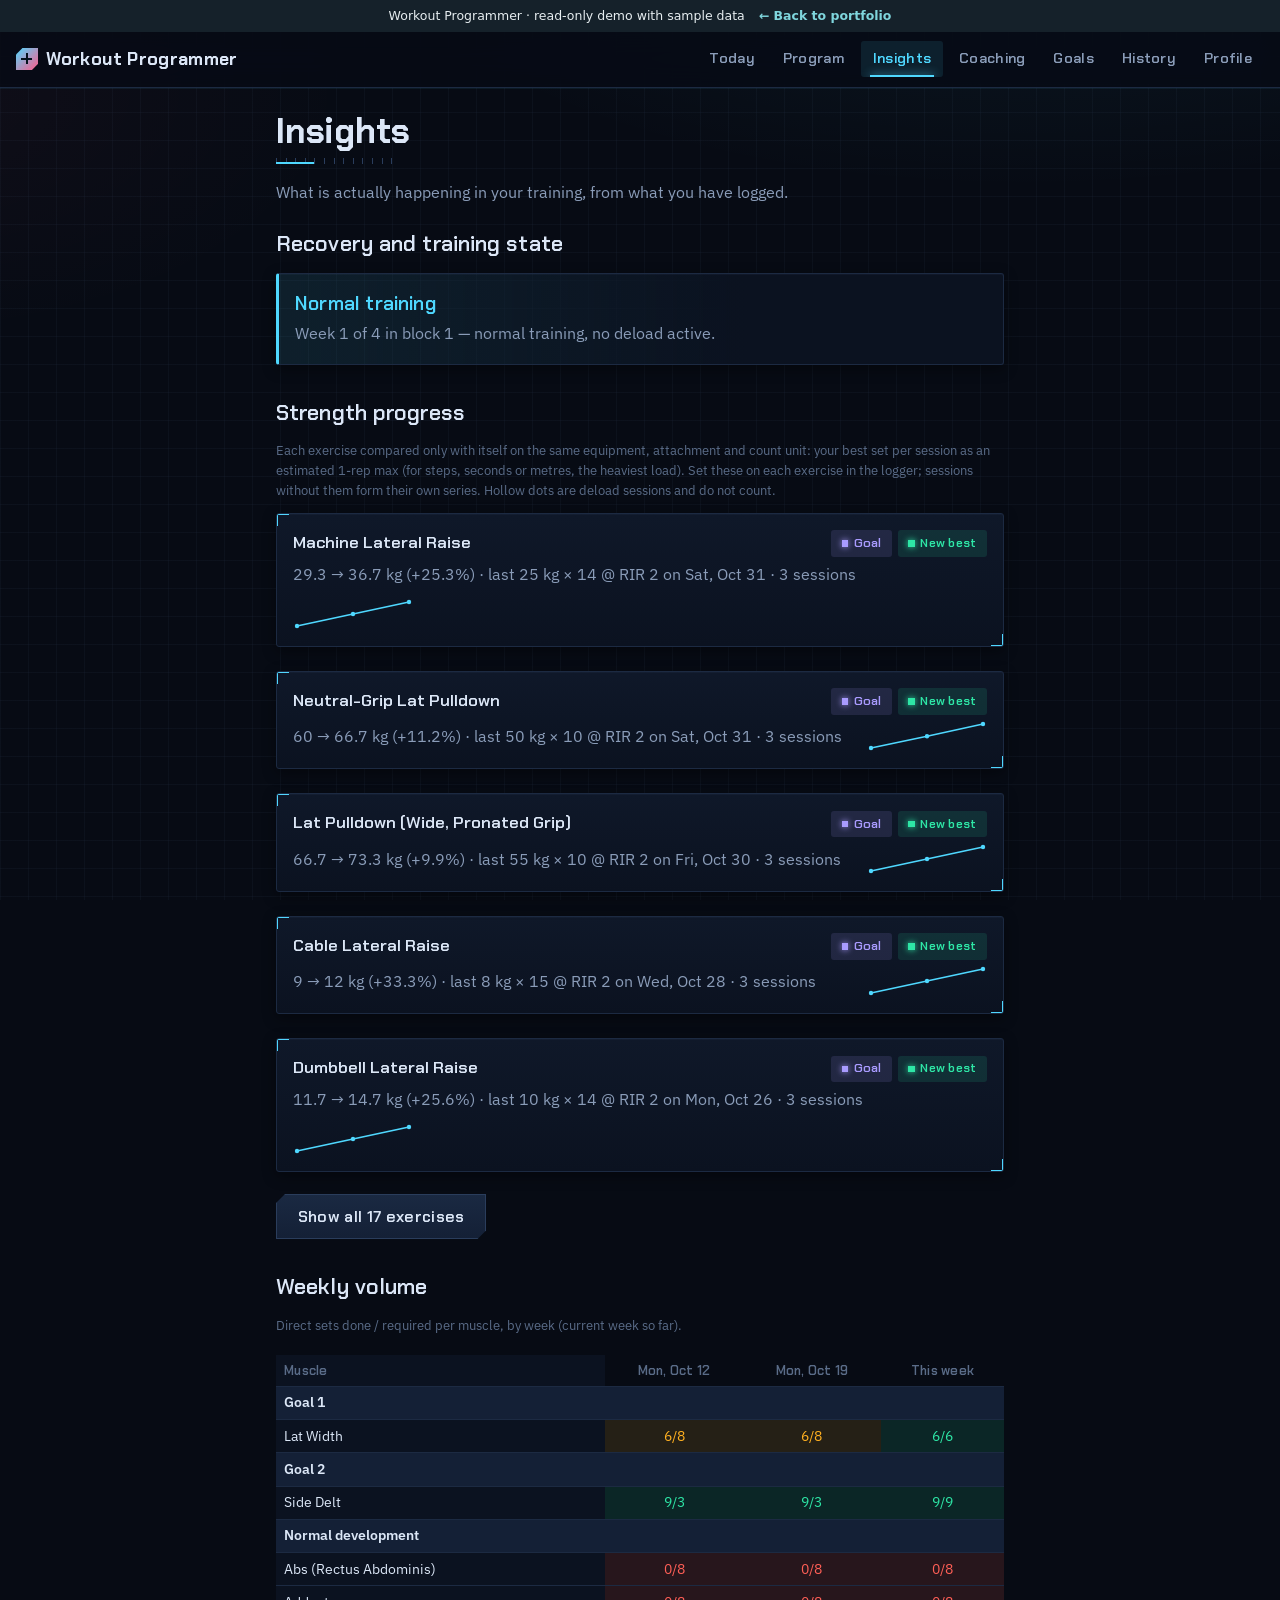
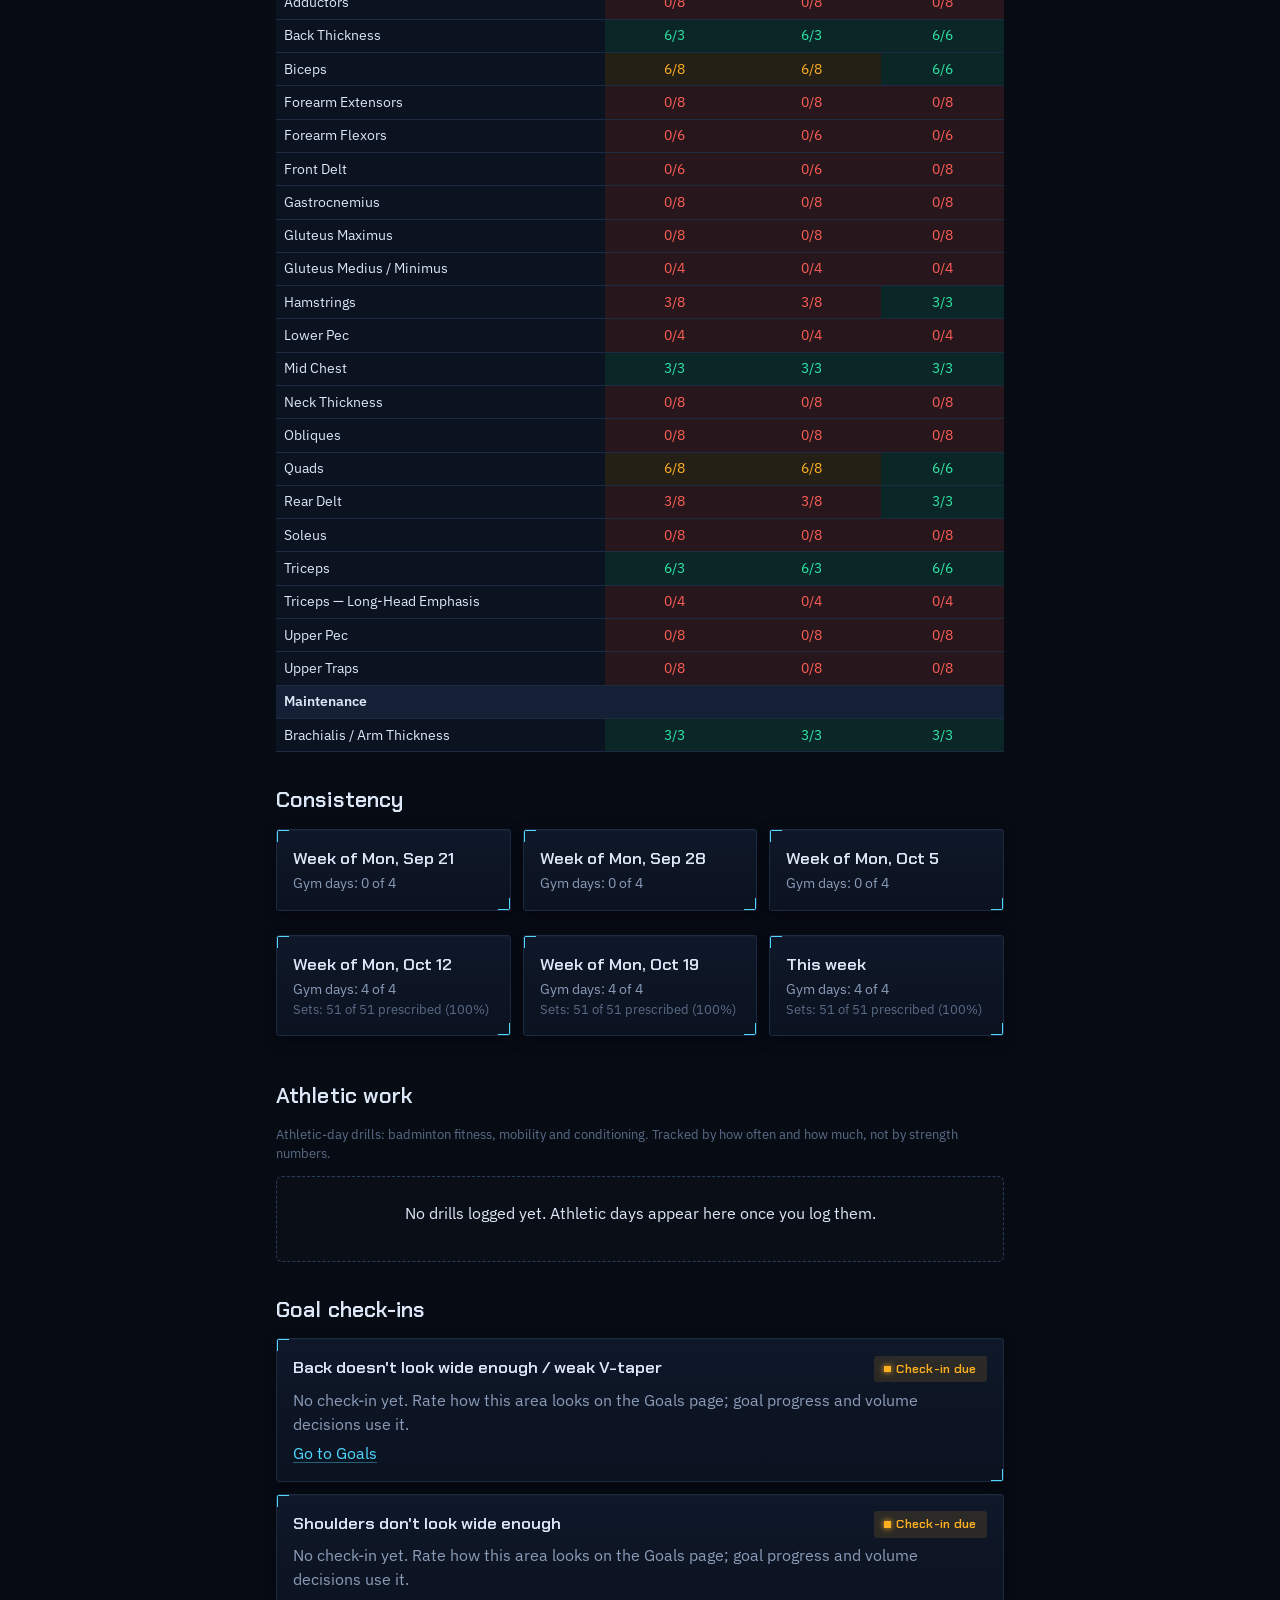
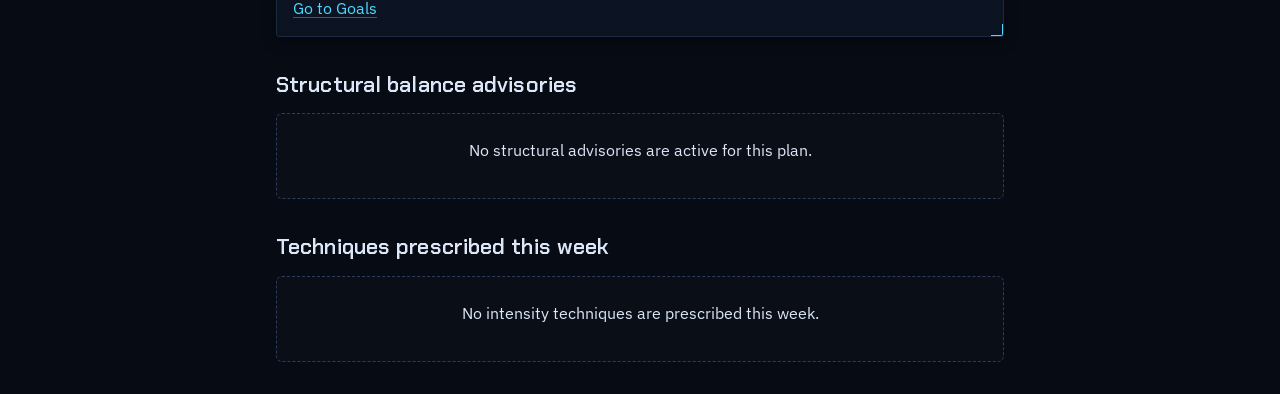
<file: demos/workout/coaching-insights.html>
<!doctype html>
<html lang="en">
<head><link rel="stylesheet" href="demo-bar.css"><script src="demo-data.js"></script><script src="demo-shim.js"></script>
  <meta charset="utf-8" />
  <meta name="viewport" content="width=device-width, initial-scale=1" />
  <title>Insights - Workout Programmer</title>
  <link rel="stylesheet" href="style.css" />
  <style>
    .progress-list { display: grid; gap: var(--space-3); }
    .progress-row { display: flex; align-items: center; justify-content: space-between; gap: 0.75rem; flex-wrap: wrap; }
    .progress-numbers { font-variant-numeric: tabular-nums; }
    .spark { width: 120px; height: 32px; flex: none; }
    .spark polyline { fill: none; stroke: var(--accent); stroke-width: 1.5; }
    .spark circle { fill: var(--accent); }
    .spark circle.deload { fill: var(--surface); stroke: var(--accent); stroke-width: 1; }
    .table-scroll { overflow-x: auto; -webkit-overflow-scrolling: touch; }
    .volume-table { border-collapse: collapse; width: 100%; font-size: 0.85rem; font-variant-numeric: tabular-nums; }
    .volume-table th, .volume-table td { padding: 0.35rem 0.5rem; text-align: center; border-bottom: 1px solid var(--border); white-space: nowrap; }
    .volume-table th:first-child, .volume-table td:first-child { text-align: left; position: sticky; left: 0; background: var(--surface); }
    .volume-table .group-row td { background: var(--surface-muted); font-weight: 600; text-align: left; }
    .vol-good { background: var(--success-bg); color: var(--success); }
    .vol-mid { background: var(--warning-bg); color: var(--warning); }
    .vol-low { background: var(--danger-bg); color: var(--danger); }
    .vol-none { color: var(--text-faint); }
  </style>
</head>
<body><div id="demo-bar"><span class="lg">Workout Programmer · read-only demo with sample data</span><span class="sm">Demo · sample data</span><a href="../../index.html"><span class="lg">← Back to portfolio</span><span class="sm">← Portfolio</span></a></div>
  <a class="skip-link" href="#main-content">Skip to content</a>
  <header id="app-header" class="app-header"></header>

  <main id="main-content">
    <h1>Insights</h1>
    <p class="muted">What is actually happening in your training, from what you have logged.</p>

    <section>
      <h2>Recovery and training state</h2>
      <div id="state-section"></div>
      <div id="deload-history"></div>
    </section>

    <section>
      <h2>Strength progress</h2>
      <p class="faint">Each exercise compared only with itself on the same equipment, attachment and count unit: your best set per session as an estimated 1-rep max (for steps, seconds or metres, the heaviest load). Set these on each exercise in the logger; sessions without them form their own series. Hollow dots are deload sessions and do not count.</p>
      <div id="strength-section"></div>
    </section>

    <section>
      <h2>Weekly volume</h2>
      <p class="faint">Direct sets done / required per muscle, by week (current week so far).</p>
      <div id="volume-section"></div>
    </section>

    <section>
      <h2>Consistency</h2>
      <div id="consistency-section"></div>
    </section>

    <section>
      <h2>Athletic work</h2>
      <p class="faint">Athletic-day drills: badminton fitness, mobility and conditioning. Tracked by how often and how much, not by strength numbers.</p>
      <div id="athletic-section"></div>
    </section>

    <section>
      <h2>Goal check-ins</h2>
      <div id="checkins-section"></div>
    </section>

    <section>
      <h2>Structural balance advisories</h2>
      <div id="advisories-section"></div>
    </section>

    <section>
      <h2>Techniques prescribed this week</h2>
      <div id="techniques-section"></div>
    </section>
  </main>

  <script src="app.js"></script>
  <script>
    renderAppHeader('coaching-insights.html');

    // ---------- Recovery / training state (data contract §1, reused) ----------

    async function loadState() {
      const container = document.getElementById('state-section');
      showLoading(container, 'Loading training state…');
      try {
        const data = await api('/api/programming/periodization');
        renderState(data);
      } catch (err) {
        // Graceful degradation (spec §8) — periodization is optional
        // context here too; the normal-state fallback is always safe to
        // show rather than blocking this section.
        renderState(null);
      }
    }

    function renderState(data) {
      const container = document.getElementById('state-section');
      container.innerHTML = '';
      const card = createCard();
      card.classList.add('state-banner');
      if (!data) {
        card.appendChild(el('div', { class: 'card-title', text: 'Normal training' }));
        card.appendChild(el('p', { class: 'muted', text: 'You are currently in a normal training state.', style: 'margin:0' }));
        container.appendChild(card);
        return;
      }
      card.appendChild(el('div', { class: 'card-title', text: formatDeloadReason(data.deloadReason) }));
      card.appendChild(el('p', { class: 'muted', text: data.explanation || 'You are currently in a normal training state.', style: 'margin:0 0 0.2rem' }));
      if (data.deloadEndDate && data.periodizationState === 'REACTIVE_DELOAD') {
        card.appendChild(el('p', { class: 'faint', text: `Expected through ${formatDate(data.deloadEndDate)}`, style: 'margin:0' }));
      }
      // The evidence behind a reactive deload: which exercises fell, from
      // what to what (estimated 1RM, each exercise against itself).
      const signals = (data.reactiveEvidence && data.reactiveEvidence.signals) || [];
      if (signals.length > 0) {
        card.appendChild(el('p', { class: 'faint', text: 'Why: these exercises trended down (estimated 1-rep max):', style: 'margin:0.6rem 0 0.2rem' }));
        for (const s of signals) {
          const parts = (s.exercises || []).filter((x) => x.trend === 'down').map((x) => `${x.exerciseName}${[x.equipment, x.attachment].filter(Boolean).length ? ` (${[x.equipment, x.attachment].filter(Boolean).join(', ')})` : ''} ${x.first} → ${x.last} kg over ${x.points} sessions`);
          card.appendChild(el('p', { class: 'faint', text: `• ${s.targetName}${parts.length ? ': ' + parts.join('; ') : ' (measured before the per-exercise fix)'}`, style: 'margin:0' }));
        }
      }
      if (data.periodizationState === 'REACTIVE_DELOAD') {
        const statusEl = el('div');
        const btn = createButton({ label: 'End this deload now', variant: 'secondary', onClick: async () => {
          try {
            await withSaving(btn, statusEl, () => api('/api/programming/periodization/end-reactive-deload', { method: 'POST' }), 'Deload ended. New workouts use normal volume.');
            await loadState();
          } catch (err) { /* error shown in statusEl */ }
        }});
        card.append(el('div', { class: 'btn-row', style: 'margin-top:0.6rem' }, [btn]), statusEl);
      }
      container.appendChild(card);
    }

    // ---------- Structural balance advisories (data contract §4) ----------

    const ADVISORY_CATEGORY_LABEL = {
      push_pull_imbalance: 'Push/pull balance',
      persistent_target_coverage_gap: 'Coverage gap',
    };

    /** An advisory's `category` -> a plain-language title. An
     * unrecognized/legacy category degrades to a humanized label rather
     * than blank (spec §6's "unknown enum value" rule). */
    function formatAdvisoryCategory(category) {
      return ADVISORY_CATEGORY_LABEL[category] || capitalize(String(category || '').replace(/_/g, ' '));
    }

    async function loadAdvisories() {
      const container = document.getElementById('advisories-section');
      showLoading(container, 'Loading structural advisories…');
      try {
        const data = await api('/api/programming/structural-advisories');
        renderAdvisories(data.advisories);
      } catch (err) {
        showError(container, "We couldn't load structural advisories.", loadAdvisories);
      }
    }

    function renderAdvisories(advisories) {
      const container = document.getElementById('advisories-section');
      container.innerHTML = '';
      if (!advisories || advisories.length === 0) {
        showEmpty(container, 'No structural advisories are active for this plan.');
        return;
      }
      for (const advisory of advisories) container.appendChild(buildAdvisoryCard(advisory));
    }

    /** Never presents an advisory as a diagnosis (spec §4E) — category,
     * a severity label ALWAYS paired with its badge (never color-only,
     * spec §6.4), the real evidence/explanation/suggested action, and
     * the affected target's resolved name. `affected_target_names`
     * (this page's own small backend addition — see
     * docs/COACHING_DEPTH_UI_DATA_CONTRACT.md §5 point 1) is preferred;
     * the raw id is shown only if that field is ever absent (an older
     * backend). */
    function buildAdvisoryCard(advisory) {
      const card = createCard();
      const row = el('div', { class: 'card-row' });
      row.appendChild(el('div', { class: 'card-title', text: formatAdvisoryCategory(advisory.category) }));
      row.appendChild(createStatusBadge(advisory.severity, formatAdvisorySeverity(advisory.severity)));
      card.appendChild(row);
      const names = advisory.affected_target_names && advisory.affected_target_names.length > 0 ? advisory.affected_target_names : advisory.affected_targets;
      if (names && names.length > 0) {
        card.appendChild(el('div', { class: 'card-subtitle', text: names.join(', ') }));
      }
      card.appendChild(el('p', { text: advisory.explanation, style: 'margin:0.5rem 0 0.3rem' }));
      card.appendChild(el('p', { class: 'faint', text: `Evidence: ${advisory.evidence}`, style: 'margin:0 0 0.3rem' }));
      card.appendChild(el('p', { class: 'muted', text: advisory.suggested_review_action, style: 'margin:0' }));
      return card;
    }

    // ---------- Techniques prescribed this week (data contract §5 point 2) ----------

    async function loadTechniques() {
      const container = document.getElementById('techniques-section');
      showLoading(container, 'Loading this week’s plan…');
      try {
        const week = await api('/api/programming/week');
        renderTechniques(collectWeekAppliedTechniques(week.days));
      } catch (err) {
        showError(container, "We couldn't load this week's plan.", loadTechniques);
      }
    }

    function renderTechniques(entries) {
      const container = document.getElementById('techniques-section');
      container.innerHTML = '';
      if (!entries || entries.length === 0) {
        showEmpty(container, 'No intensity techniques are prescribed this week.');
        return;
      }
      for (const entry of entries) container.appendChild(buildTechniqueCard(entry));
    }

    /** One `applied_intensity_technique` actually scheduled this week,
     * scanned straight from the already-loaded /week response (never
     * asked of the separate reference catalog — see
     * collectWeekAppliedTechniques in app.js). Presents the technique as
     * a deliberate programming choice, not a universally "better"
     * option (spec §4F). */
    function buildTechniqueCard(entry) {
      const card = createCard();
      const row = el('div', { class: 'card-row' });
      row.appendChild(el('div', { class: 'card-title', text: entry.technique.name }));
      row.appendChild(el('div', { class: 'card-subtitle', text: `${formatWeekday(entry.weekday)} · ${entry.exercise_name}` }));
      card.appendChild(row);
      card.appendChild(el('p', { text: entry.technique.instruction, style: 'margin:0.4rem 0' }));
      if (entry.technique.extra_fatigue_note) {
        card.appendChild(el('p', { class: 'faint', text: entry.technique.extra_fatigue_note, style: 'margin:0' }));
      }
      card.appendChild(el('p', { class: 'faint', text: `Applied to working set ${entry.technique.applied_to_working_set_number}.`, style: 'margin:0.2rem 0 0' }));
      return card;
    }


    // ---------- Insights data (GET /api/insights) ----------

    const STATUS_LABEL = { new_best: 'New best', up: 'Improving', flat: 'Holding', down: 'Dropping', stalled: 'Stalled', new: 'New' };
    const STATUS_BADGE = { new_best: 'badge-success', up: 'badge-success', flat: 'badge-neutral', down: 'badge-danger', stalled: 'badge-warning', new: 'badge-progress' };
    let insightsData = null;
    let showAllExercises = false;

    async function loadInsights() {
      const ids = ['strength-section', 'volume-section', 'consistency-section', 'athletic-section', 'checkins-section'];
      for (const id of ids) showLoading(document.getElementById(id), 'Loading…');
      try {
        insightsData = await api('/api/insights');
        renderDeloadHistory(insightsData.deloads);
        renderStrength();
        renderVolume(insightsData.volume);
        renderConsistency(insightsData.consistency);
        renderAthletic(insightsData.athletic);
        renderCheckIns(insightsData.goalCheckIns);
      } catch (err) {
        for (const id of ids) showError(document.getElementById(id), 'We could not load insights.', loadInsights);
      }
    }

    function renderDeloadHistory(deloads) {
      const container = document.getElementById('deload-history');
      container.innerHTML = '';
      if (!deloads || deloads.length === 0) return;
      const parts = deloads.map((d) => `${d.kind === 'reactive' ? 'Recovery' : 'Scheduled'} deload ${formatDate(d.start)} – ${formatDate(d.end)}${d.confirmedByCurrentRule === false ? ' (a false alarm: the current check finds no real drop)' : ''}`);
      container.appendChild(el('p', { class: 'faint', text: `Deloads in the last 6 weeks: ${parts.join('; ')}.`, style: 'margin:0.5rem 0 0' }));
    }

    function sparkline(points) {
      const ns = 'http://www.w3.org/2000/svg';
      const svg = document.createElementNS(ns, 'svg');
      svg.setAttribute('viewBox', '0 0 120 32');
      svg.setAttribute('class', 'spark');
      svg.setAttribute('aria-hidden', 'true');
      if (points.length < 2) return svg;
      const values = points.map((p) => p.value);
      const min = Math.min(...values);
      const span = Math.max(...values) - min || 1;
      const xy = points.map((p, i) => [4 + (i * 112) / (points.length - 1), 28 - ((p.value - min) * 24) / span]);
      const line = document.createElementNS(ns, 'polyline');
      line.setAttribute('points', xy.filter((_, i) => !points[i].deload).map((c) => c.join(',')).join(' '));
      svg.appendChild(line);
      xy.forEach(([x, y], i) => {
        const dot = document.createElementNS(ns, 'circle');
        dot.setAttribute('cx', x);
        dot.setAttribute('cy', y);
        dot.setAttribute('r', 2.2);
        if (points[i].deload) dot.setAttribute('class', 'deload');
        svg.appendChild(dot);
      });
      return svg;
    }

    function renderStrength() {
      const container = document.getElementById('strength-section');
      container.innerHTML = '';
      const all = insightsData.strength.filter((e) => e.sessions >= 2);
      if (all.length === 0) {
        showEmpty(container, 'Log the same exercise in at least two sessions to see its progress.');
        return;
      }
      const shown = showAllExercises ? all : all.filter((e) => e.goal || e.sessions >= 4).slice(0, 12);
      const list = el('div', { class: 'progress-list' });
      for (const e of shown) {
        const card = createCard();
        const head = el('div', { class: 'progress-row' });
        head.appendChild(el('div', { class: 'card-title', text: [e.name, e.equipment, e.attachment, e.countUnit && e.countUnit !== 'reps' ? `in ${e.countUnit}` : null].filter(Boolean).join(' · ') }));
        const badges = el('div', { style: 'display:flex;gap:0.35rem' });
        if (e.goal) badges.appendChild(el('span', { class: 'badge badge-activity', text: 'Goal' }));
        badges.appendChild(el('span', { class: `badge ${STATUS_BADGE[e.status]}`, text: STATUS_LABEL[e.status] }));
        head.appendChild(badges);
        card.appendChild(head);
        const body = el('div', { class: 'progress-row', style: 'margin-top:0.3rem' });
        const lastPoint = e.points[e.points.length - 1];
        const change = e.changePct === null ? '' : ` (${e.changePct > 0 ? '+' : ''}${e.changePct}%)`;
        body.appendChild(el('div', { class: 'muted progress-numbers', text: `${e.first} → ${e.last} ${e.unit}${change} · last ${lastPoint.bestSet} on ${formatDate(lastPoint.date)} · ${e.sessions} sessions` }));
        body.appendChild(sparkline(e.points));
        card.appendChild(body);
        list.appendChild(card);
      }
      container.appendChild(list);
      if (all.length > shown.length || showAllExercises) {
        container.appendChild(el('div', { class: 'btn-row', style: 'margin-top:0.6rem' }, [createButton({
          label: showAllExercises ? 'Show fewer' : `Show all ${all.length} exercises`,
          variant: 'secondary',
          onClick: () => { showAllExercises = !showAllExercises; renderStrength(); },
        })]));
      }
    }

    function volumeCell(w) {
      if (w.required === null || w.required === 0) return el('td', { class: w.done > 0 ? '' : 'vol-none', text: w.done > 0 ? `${w.done}` : '–' });
      const pct = w.done / w.required;
      return el('td', { class: pct >= 0.9 ? 'vol-good' : pct >= 0.5 ? 'vol-mid' : 'vol-low', text: `${w.done}/${w.required}` });
    }

    function renderVolume(rows) {
      const container = document.getElementById('volume-section');
      container.innerHTML = '';
      if (!rows || rows.length === 0) {
        showEmpty(container, 'No volume data yet.');
        return;
      }
      const weeks = rows[0].weeks.map((w) => w.weekStart);
      const table = el('table', { class: 'volume-table' });
      const head = el('tr', {}, [el('th', { text: 'Muscle' }), ...weeks.map((w, i) => el('th', { text: i === weeks.length - 1 ? 'This week' : formatDate(w) }))]);
      table.appendChild(el('thead', {}, [head]));
      const tbody = el('tbody');
      let group = null;
      for (const r of rows) {
        const label = r.goalLabel || 'Other';
        if (label !== group) {
          group = label;
          tbody.appendChild(el('tr', { class: 'group-row' }, [el('td', { text: label, colspan: String(weeks.length + 1) })]));
        }
        tbody.appendChild(el('tr', {}, [el('td', { text: r.name }), ...r.weeks.map(volumeCell)]));
      }
      table.appendChild(tbody);
      container.appendChild(el('div', { class: 'table-scroll' }, [table]));
    }

    function renderConsistency(weeks) {
      const container = document.getElementById('consistency-section');
      container.innerHTML = '';
      if (!weeks || weeks.length === 0) {
        showEmpty(container, 'No training logged yet.');
        return;
      }
      const grid = el('div', { class: 'summary-grid' });
      weeks.forEach((w, i) => {
        const card = createCard();
        card.appendChild(el('div', { class: 'card-title', text: i === weeks.length - 1 ? 'This week' : `Week of ${formatDate(w.weekStart)}` }));
        card.appendChild(el('div', { class: 'card-subtitle', text: `Gym days: ${w.gymDaysDone} of ${w.gymDaysScheduled}` }));
        if (w.setsPrescribed > 0) {
          const pct = Math.round((w.setsDone / w.setsPrescribed) * 100);
          card.appendChild(el('div', { class: 'faint', text: `Sets: ${w.setsDone} of ${w.setsPrescribed} prescribed (${pct}%)` }));
        }
        grid.appendChild(card);
      });
      container.appendChild(grid);
    }

    function renderAthletic(athletic) {
      const container = document.getElementById('athletic-section');
      container.innerHTML = '';
      if (!athletic || athletic.drills.length === 0) {
        showEmpty(container, 'No drills logged yet. Athletic days appear here once you log them.');
        return;
      }
      const weeks = athletic.weeks.map((w, i) => `${i === athletic.weeks.length - 1 ? 'This week' : formatDate(w.weekStart)}: ${w.sessions}`).join(' · ');
      container.appendChild(el('p', { class: 'muted', style: 'margin:0 0 0.4rem', text: `Days with drills, by week: ${weeks}` }));
      for (const d of athletic.drills) {
        const card = createCard();
        const row = el('div', { class: 'progress-row' });
        row.appendChild(el('div', { class: 'card-title', text: d.name }));
        row.appendChild(el('span', { class: 'badge badge-neutral', text: `${d.sessions} session${d.sessions === 1 ? '' : 's'}` }));
        card.appendChild(row);
        card.appendChild(el('p', { class: 'muted', style: 'margin:0.3rem 0 0', text: `Last ${formatDate(d.lastDate)}: ${d.last}. Best set: ${d.best}.` }));
        container.appendChild(card);
      }
    }

    function renderCheckIns(goals) {
      const container = document.getElementById('checkins-section');
      container.innerHTML = '';
      if (!goals || goals.length === 0) {
        showEmpty(container, 'No active goals.', el('a', { class: 'btn', href: 'index.html', text: 'Add a goal' }));
        return;
      }
      for (const g of goals) {
        const card = createCard();
        const row = el('div', { class: 'progress-row' });
        row.appendChild(el('div', { class: 'card-title', text: g.name }));
        row.appendChild(el('span', { class: `badge ${g.overdue ? 'badge-warning' : 'badge-success'}`, text: g.overdue ? 'Check-in due' : `Next ${formatDate(g.nextDue)}` }));
        card.appendChild(row);
        card.appendChild(el('p', { class: 'muted', style: 'margin:0.3rem 0 0', text: g.lastAssessment
          ? `Last check-in ${formatDate(g.lastAssessment.date)}: rated ${g.lastAssessment.rating}/5.`
          : 'No check-in yet. Rate how this area looks on the Goals page; goal progress and volume decisions use it.' }));
        card.appendChild(el('a', { href: 'index.html', text: 'Go to Goals', style: 'display:inline-block;margin-top:0.3rem' }));
        container.appendChild(card);
      }
    }

    loadState();
    loadInsights();
    loadAdvisories();
    loadTechniques();
  </script>
</body>
</html>
</file>
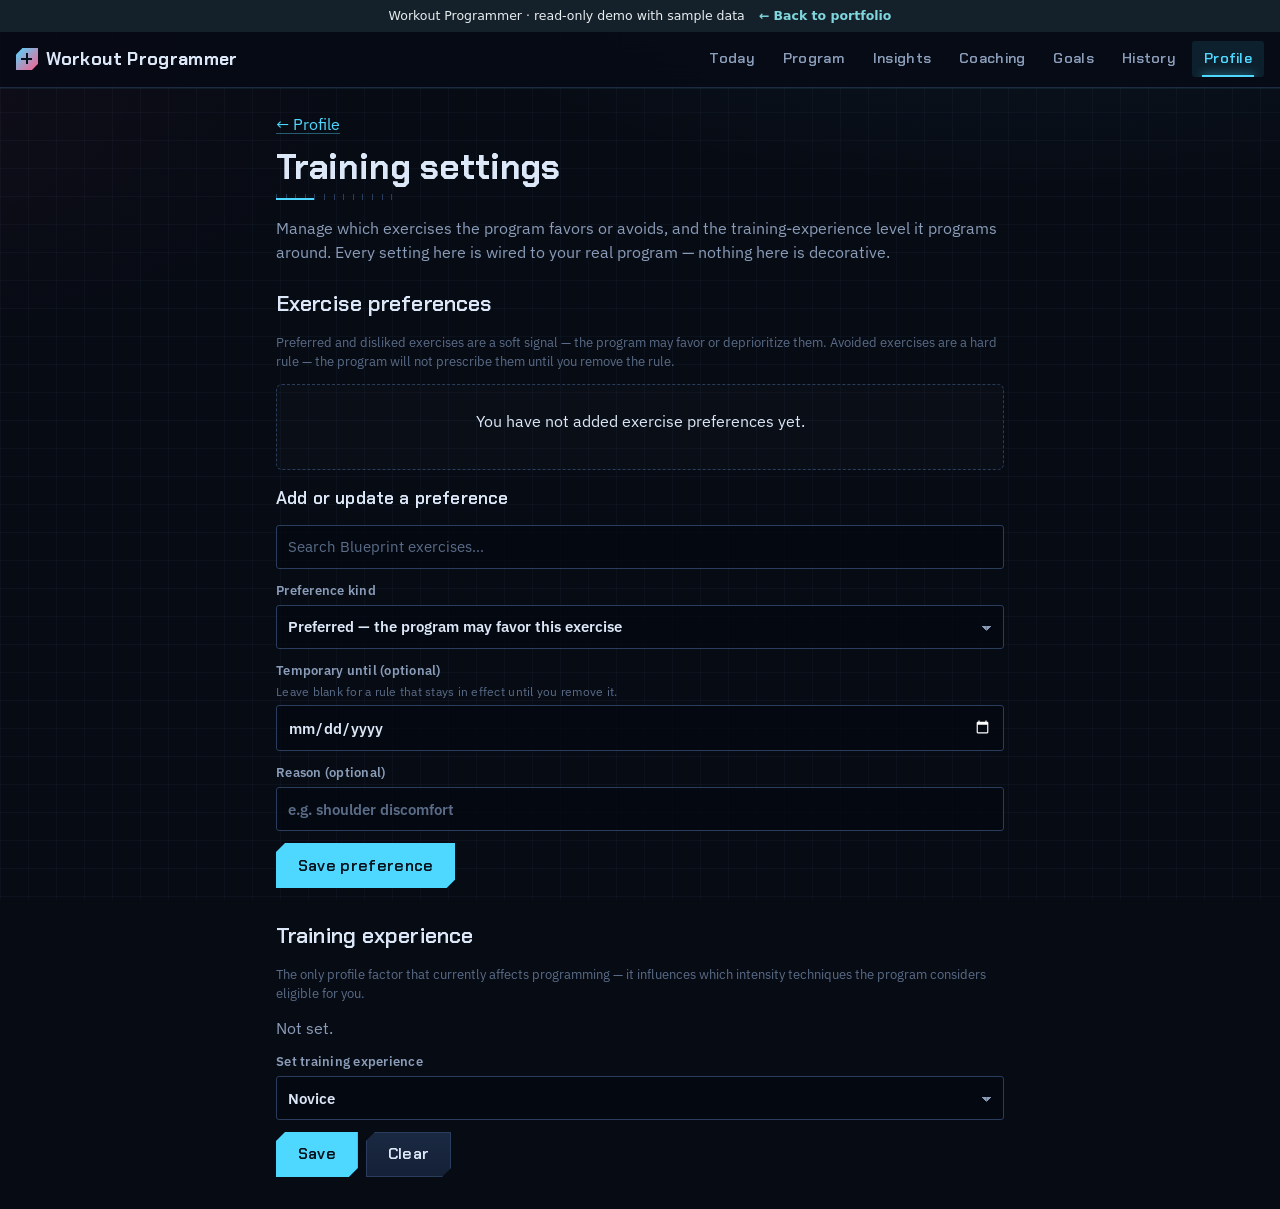
<file: demos/workout/coaching-settings.html>
<!doctype html>
<html lang="en">
<head><link rel="stylesheet" href="demo-bar.css"><script src="demo-data.js"></script><script src="demo-shim.js"></script>
  <meta charset="utf-8" />
  <meta name="viewport" content="width=device-width, initial-scale=1" />
  <title>Training Settings - Workout Programmer</title>
  <link rel="stylesheet" href="style.css" />
</head>
<body><div id="demo-bar"><span class="lg">Workout Programmer · read-only demo with sample data</span><span class="sm">Demo · sample data</span><a href="../../index.html"><span class="lg">← Back to portfolio</span><span class="sm">← Portfolio</span></a></div>
  <a class="skip-link" href="#main-content">Skip to content</a>
  <header id="app-header" class="app-header"></header>

  <main id="main-content">
    <p><a href="profile.html">← Profile</a></p>
    <h1>Training settings</h1>
    <p class="muted">Manage which exercises the program favors or avoids, and the training-experience level it programs around. Every setting here is wired to your real program — nothing here is decorative.</p>

    <section>
      <h2>Exercise preferences</h2>
      <p class="faint">Preferred and disliked exercises are a soft signal — the program may favor or deprioritize them. Avoided exercises are a hard rule — the program will not prescribe them until you remove the rule.</p>
      <div id="preferences-list"></div>

      <h3>Add or update a preference</h3>
      <div id="exercise-picker-root"></div>
      <label for="preference-kind">Preference kind
        <select id="preference-kind" aria-label="Preference kind">
          <option value="preferred">Preferred — the program may favor this exercise</option>
          <option value="disliked">Disliked — the program may deprioritize this exercise</option>
          <option value="avoided">Avoided — will not be prescribed unless you remove it</option>
        </select>
      </label>
      <label for="preference-until">Temporary until (optional)
        <span class="field-hint">Leave blank for a rule that stays in effect until you remove it.</span>
        <input id="preference-until" type="date" />
      </label>
      <label for="preference-reason">Reason (optional)
        <input id="preference-reason" type="text" maxlength="200" placeholder="e.g. shoulder discomfort" />
      </label>
      <div class="btn-row">
        <button type="button" id="save-preference-btn">Save preference</button>
      </div>
      <div id="preference-save-status"></div>
    </section>

    <section>
      <h2>Training experience</h2>
      <p class="faint">The only profile factor that currently affects programming — it influences which intensity techniques the program considers eligible for you.</p>
      <div id="training-experience-display"></div>
      <label for="training-experience-select">Set training experience
        <select id="training-experience-select" aria-label="Training experience">
          <option value="novice">Novice</option>
          <option value="intermediate">Intermediate</option>
          <option value="advanced">Advanced</option>
        </select>
      </label>
      <div class="btn-row">
        <button type="button" id="save-experience-btn">Save</button>
        <button type="button" id="clear-experience-btn" class="btn-secondary">Clear</button>
      </div>
      <div id="experience-save-status"></div>
    </section>
  </main>

  <script src="app.js"></script>
  <script>
    renderAppHeader('profile.html');

    // ---------- Exercise preferences (data contract §3) ----------

    let exerciseCatalog = [];
    let picker = null;

    async function loadExerciseCatalog() {
      try {
        exerciseCatalog = await api('/api/blueprint/exercises');
      } catch {
        // The picker degrades to an empty searchable list — never blocks
        // the rest of the page (spec §8's "missing optional fields").
        exerciseCatalog = [];
      }
      mountPicker();
    }

    function mountPicker() {
      const root = document.getElementById('exercise-picker-root');
      root.innerHTML = '';
      picker = createBlueprintExercisePicker(exerciseCatalog, {});
      root.appendChild(picker.root);
    }

    async function loadPreferences() {
      const container = document.getElementById('preferences-list');
      showLoading(container, 'Loading preferences…');
      try {
        const data = await api('/api/programming/preferences');
        renderPreferences(data.rules);
      } catch (err) {
        showError(container, "We couldn't load your exercise preferences.", loadPreferences);
      }
    }

    function renderPreferences(rules) {
      const container = document.getElementById('preferences-list');
      container.innerHTML = '';
      if (!rules || rules.length === 0) {
        showEmpty(container, 'You have not added exercise preferences yet.');
        return;
      }
      for (const rule of rules) container.appendChild(buildPreferenceCard(rule));
    }

    function buildPreferenceCard(rule) {
      const kind = formatPreferenceKind(rule.preference);
      const card = createCard();
      const row = el('div', { class: 'card-row' });
      const left = el('div');
      left.appendChild(el('div', { class: 'card-title', text: rule.exerciseName }));
      left.appendChild(el('div', { class: 'card-subtitle', text: kind.description }));
      row.appendChild(left);
      row.appendChild(createStatusBadge(rule.preference === 'avoided' ? 'skipped' : 'planned', kind.label));
      card.appendChild(row);
      if (rule.temporaryUntil) {
        card.appendChild(el('p', { class: 'faint', text: `Until ${formatDate(rule.temporaryUntil)}`, style: 'margin:0.3rem 0 0' }));
      }
      if (rule.reason) {
        card.appendChild(el('p', { class: 'faint', text: rule.reason, style: 'margin:0.2rem 0 0' }));
      }
      const statusEl = el('div');
      const removeBtn = createButton({
        label: 'Remove',
        variant: 'danger',
        ariaLabel: `Remove preference for ${rule.exerciseName}`,
        onClick: async () => {
          try {
            await withSaving(
              removeBtn,
              statusEl,
              () => api(`/api/programming/preferences/${encodeURIComponent(rule.exerciseId)}`, { method: 'DELETE' }),
              'Preference removed.'
            );
            await loadPreferences(); // re-fetch rather than an optimistic local removal (spec §8)
          } catch (err) {
            /* error already shown inline by withSaving; row stays visible */
          }
        },
      });
      card.appendChild(el('div', { class: 'btn-row' }, [removeBtn]));
      card.appendChild(statusEl);
      return card;
    }

    document.getElementById('save-preference-btn').addEventListener('click', async () => {
      const button = document.getElementById('save-preference-btn');
      const statusEl = document.getElementById('preference-save-status');
      const selected = picker ? picker.getSelected() : null;
      if (!selected) {
        showInlineStatus(statusEl, 'error', 'Choose an exercise from the list first.');
        return;
      }
      const preference = document.getElementById('preference-kind').value;
      const temporaryUntil = document.getElementById('preference-until').value || null;
      const reason = document.getElementById('preference-reason').value.trim() || null;
      try {
        await withSaving(
          button,
          statusEl,
          () => api(`/api/programming/preferences/${encodeURIComponent(selected.id)}`, {
            method: 'PUT',
            body: { preference, temporaryUntil, reason },
          }),
          'Preference saved.'
        );
        picker.reset();
        document.getElementById('preference-until').value = '';
        document.getElementById('preference-reason').value = '';
        await loadPreferences(); // re-fetch rather than trust the local form state (spec §8)
      } catch (err) {
        /* entered values preserved on failure — error already shown inline */
      }
    });

    // ---------- Training experience (data contract §3) ----------

    async function loadTrainingExperience() {
      const display = document.getElementById('training-experience-display');
      showLoading(display, 'Loading…');
      try {
        const data = await api('/api/programming/profile-factors');
        const factor = (data.factors || []).find((f) => f.factorName === 'training_experience') || null;
        renderTrainingExperience(factor);
      } catch (err) {
        showError(display, "We couldn't load your training experience.", loadTrainingExperience);
      }
    }

    function renderTrainingExperience(factor) {
      const display = document.getElementById('training-experience-display');
      display.innerHTML = '';
      if (!factor) {
        display.appendChild(el('p', { class: 'muted', text: 'Not set.', style: 'margin:0' }));
        return;
      }
      document.getElementById('training-experience-select').value = factor.value;
      display.appendChild(
        el('p', { class: 'muted', text: `Current: ${capitalize(factor.value)} — this influences which intensity techniques the program considers eligible for you.`, style: 'margin:0' })
      );
      const confirmState = factor.userConfirmed ? 'Confirmed by you' : 'Not yet confirmed';
      const source = factor.source || 'User-entered';
      display.appendChild(el('p', { class: 'faint', text: `${confirmState} · Source: ${source}`, style: 'margin:0.2rem 0 0' }));
    }

    document.getElementById('save-experience-btn').addEventListener('click', async () => {
      const button = document.getElementById('save-experience-btn');
      const statusEl = document.getElementById('experience-save-status');
      const value = document.getElementById('training-experience-select').value;
      try {
        await withSaving(
          button,
          statusEl,
          () => api('/api/programming/profile-factors/training_experience', { method: 'PUT', body: { value, userConfirmed: true } }),
          'Training experience saved.'
        );
        await loadTrainingExperience();
      } catch (err) {
        /* error already shown inline */
      }
    });

    document.getElementById('clear-experience-btn').addEventListener('click', async () => {
      const button = document.getElementById('clear-experience-btn');
      const statusEl = document.getElementById('experience-save-status');
      try {
        await withSaving(
          button,
          statusEl,
          () => api('/api/programming/profile-factors/training_experience', { method: 'DELETE' }),
          'Training experience cleared.'
        );
        await loadTrainingExperience();
      } catch (err) {
        /* error already shown inline */
      }
    });

    loadExerciseCatalog();
    loadPreferences();
    loadTrainingExperience();
  </script>
</body>
</html>
</file>
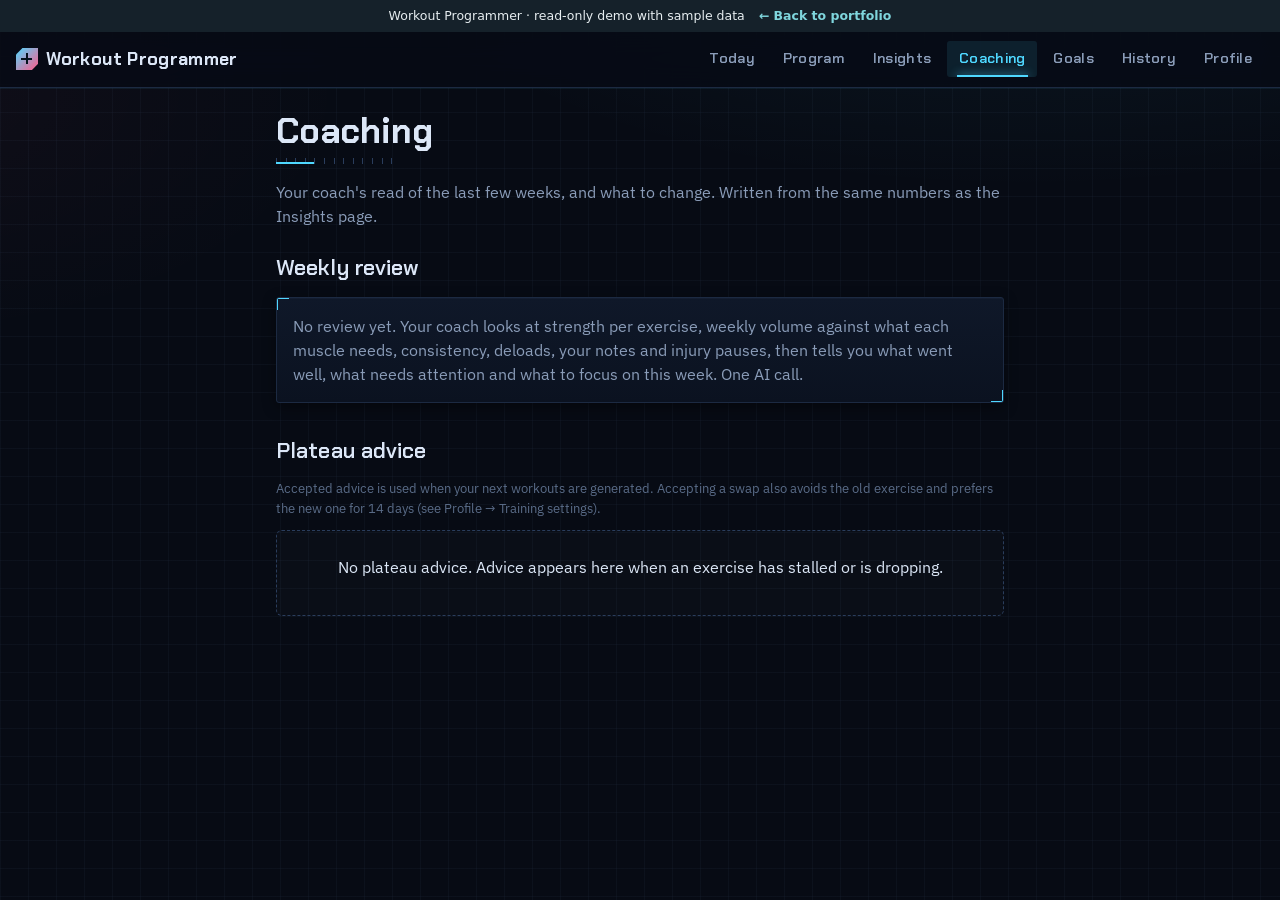
<file: demos/workout/coaching.html>
<!doctype html>
<html lang="en">
<head><link rel="stylesheet" href="demo-bar.css"><script src="demo-data.js"></script><script src="demo-shim.js"></script>
  <meta charset="utf-8" />
  <meta name="viewport" content="width=device-width, initial-scale=1" />
  <title>Coaching - Workout Programmer</title>
  <link rel="stylesheet" href="style.css" />
  <style>
    .review-list { margin: 0.3rem 0 0.8rem; padding-left: 1.2rem; }
    .review-list li { margin: 0.25rem 0; }
    .advice-row { display: flex; align-items: center; justify-content: space-between; gap: 0.75rem; flex-wrap: wrap; }
  </style>
</head>
<body><div id="demo-bar"><span class="lg">Workout Programmer · read-only demo with sample data</span><span class="sm">Demo · sample data</span><a href="../../index.html"><span class="lg">← Back to portfolio</span><span class="sm">← Portfolio</span></a></div>
  <a class="skip-link" href="#main-content">Skip to content</a>
  <header id="app-header" class="app-header"></header>

  <main id="main-content">
    <h1>Coaching</h1>
    <p class="muted">Your coach's read of the last few weeks, and what to change. Written from the same numbers as the Insights page.</p>

    <section>
      <h2>Weekly review</h2>
      <div id="review-section"></div>
    </section>

    <section>
      <h2>Plateau advice</h2>
      <p class="faint">Accepted advice is used when your next workouts are generated. Accepting a swap also avoids the old exercise and prefers the new one for 14 days (see Profile → Training settings).</p>
      <div id="advice-section"></div>
    </section>
  </main>

  <script src="app.js"></script>
  <script>
    renderAppHeader('coaching.html');

    let state = null;

    async function loadReview() {
      showLoading(document.getElementById('review-section'), 'Loading your review…');
      showLoading(document.getElementById('advice-section'), 'Loading…');
      try {
        state = await api('/api/coaching/review');
        render();
      } catch (err) {
        showError(document.getElementById('review-section'), 'We could not load your coach review.', loadReview);
        document.getElementById('advice-section').innerHTML = '';
      }
    }

    function list(title, items) {
      if (!items || items.length === 0) return [];
      return [el('div', { class: 'card-subtitle', text: title, style: 'margin-top:0.6rem' }), el('ul', { class: 'review-list' }, items.map((t) => el('li', { text: t })))];
    }

    function render() {
      const container = document.getElementById('review-section');
      container.innerHTML = '';
      const statusEl = el('div');
      const generate = (regenerate) => createButton({
        label: regenerate ? 'Write a new review' : "Write this week's review",
        variant: regenerate ? 'secondary' : 'primary',
        onClick: async () => {
          btn.disabled = true;
          showInlineStatus(statusEl, 'saving', 'Your coach is writing the review (about 20 seconds)…');
          try {
            await api('/api/coaching/review', { method: 'POST', body: regenerate ? { regenerate: true } : {} });
            await loadReview();
          } catch (err) {
            showInlineStatus(statusEl, 'error', (err.body && err.body.message) || 'The review could not be written. Try again.');
            btn.disabled = false;
          }
        },
      });
      const review = state.review;
      const btn = generate(Boolean(state.thisWeekHasReview));
      if (!review) {
        const card = createCard();
        card.appendChild(el('p', { class: 'muted', style: 'margin:0', text: 'No review yet. Your coach looks at strength per exercise, weekly volume against what each muscle needs, consistency, deloads, your notes and injury pauses, then tells you what went well, what needs attention and what to focus on this week. One AI call.' }));
        if (state.aiEnabled) card.append(el('div', { class: 'btn-row', style: 'margin-top:0.6rem' }, [btn]), statusEl);
        container.appendChild(card);
      } else {
        const card = createCard();
        card.appendChild(el('div', { class: 'card-title', text: review.review.headline }));
        card.appendChild(el('div', { class: 'faint', text: `Written ${formatDate(review.asOf)}` }));
        for (const node of [
          ...list('What went well', review.review.wentWell),
          ...list('Needs attention', review.review.needsAttention),
          ...list('Focus this week', review.review.focusThisWeek),
        ]) card.appendChild(node);
        card.appendChild(el('div', { class: 'card-subtitle', text: 'Recovery', style: 'margin-top:0.6rem' }));
        card.appendChild(el('p', { style: 'margin:0.3rem 0 0', text: review.review.recovery }));
        if (state.aiEnabled) card.append(el('div', { class: 'btn-row', style: 'margin-top:0.8rem' }, [btn]), statusEl);
        container.appendChild(card);
      }
      renderAdvice(review ? review.advice : []);
    }

    const ADVICE_KIND = { rep_range: 'Rep range', load: 'Load', swap: 'Swap', technique: 'Technique', volume: 'Volume' };
    const ADVICE_STATUS = { accepted: ['badge-success', 'Accepted'], dismissed: ['badge-neutral', 'Dismissed'] };

    function renderAdvice(advice) {
      const container = document.getElementById('advice-section');
      container.innerHTML = '';
      if (!advice || advice.length === 0) {
        showEmpty(container, 'No plateau advice. Advice appears here when an exercise has stalled or is dropping.');
        return;
      }
      for (const a of advice) {
        const card = createCard();
        const row = el('div', { class: 'advice-row' });
        row.appendChild(el('div', { class: 'card-title', text: a.exerciseName }));
        row.appendChild(el('span', { class: 'badge badge-progress', text: ADVICE_KIND[a.kind] || a.kind }));
        card.appendChild(row);
        card.appendChild(el('p', { class: 'muted', style: 'margin:0.3rem 0', text: a.observation }));
        card.appendChild(el('p', { style: 'margin:0 0 0.3rem', text: a.swapToExerciseName ? `${a.suggestion} (switch to ${a.swapToExerciseName})` : a.suggestion }));
        if (a.status === 'open') {
          const statusEl = el('div');
          const decide = (decision) => async () => {
            try {
              const r = await api(`/api/coaching/advice/${encodeURIComponent(a.id)}`, { method: 'POST', body: { decision } });
              Object.assign(a, r.advice);
              renderAdvice(advice);
            } catch (err) {
              showInlineStatus(statusEl, 'error', err.message || 'Could not save.');
            }
          };
          card.append(el('div', { class: 'btn-row' }, [
            createButton({ label: 'Accept', variant: 'primary', onClick: decide('accept') }),
            createButton({ label: 'Dismiss', variant: 'secondary', onClick: decide('dismiss') }),
          ]), statusEl);
        } else {
          const [cls, label] = ADVICE_STATUS[a.status];
          card.appendChild(el('span', { class: `badge ${cls}`, text: a.decidedOn ? `${label} ${formatDate(a.decidedOn)}` : label }));
        }
        container.appendChild(card);
      }
    }

    loadReview();
  </script>
</body>
</html>
</file>
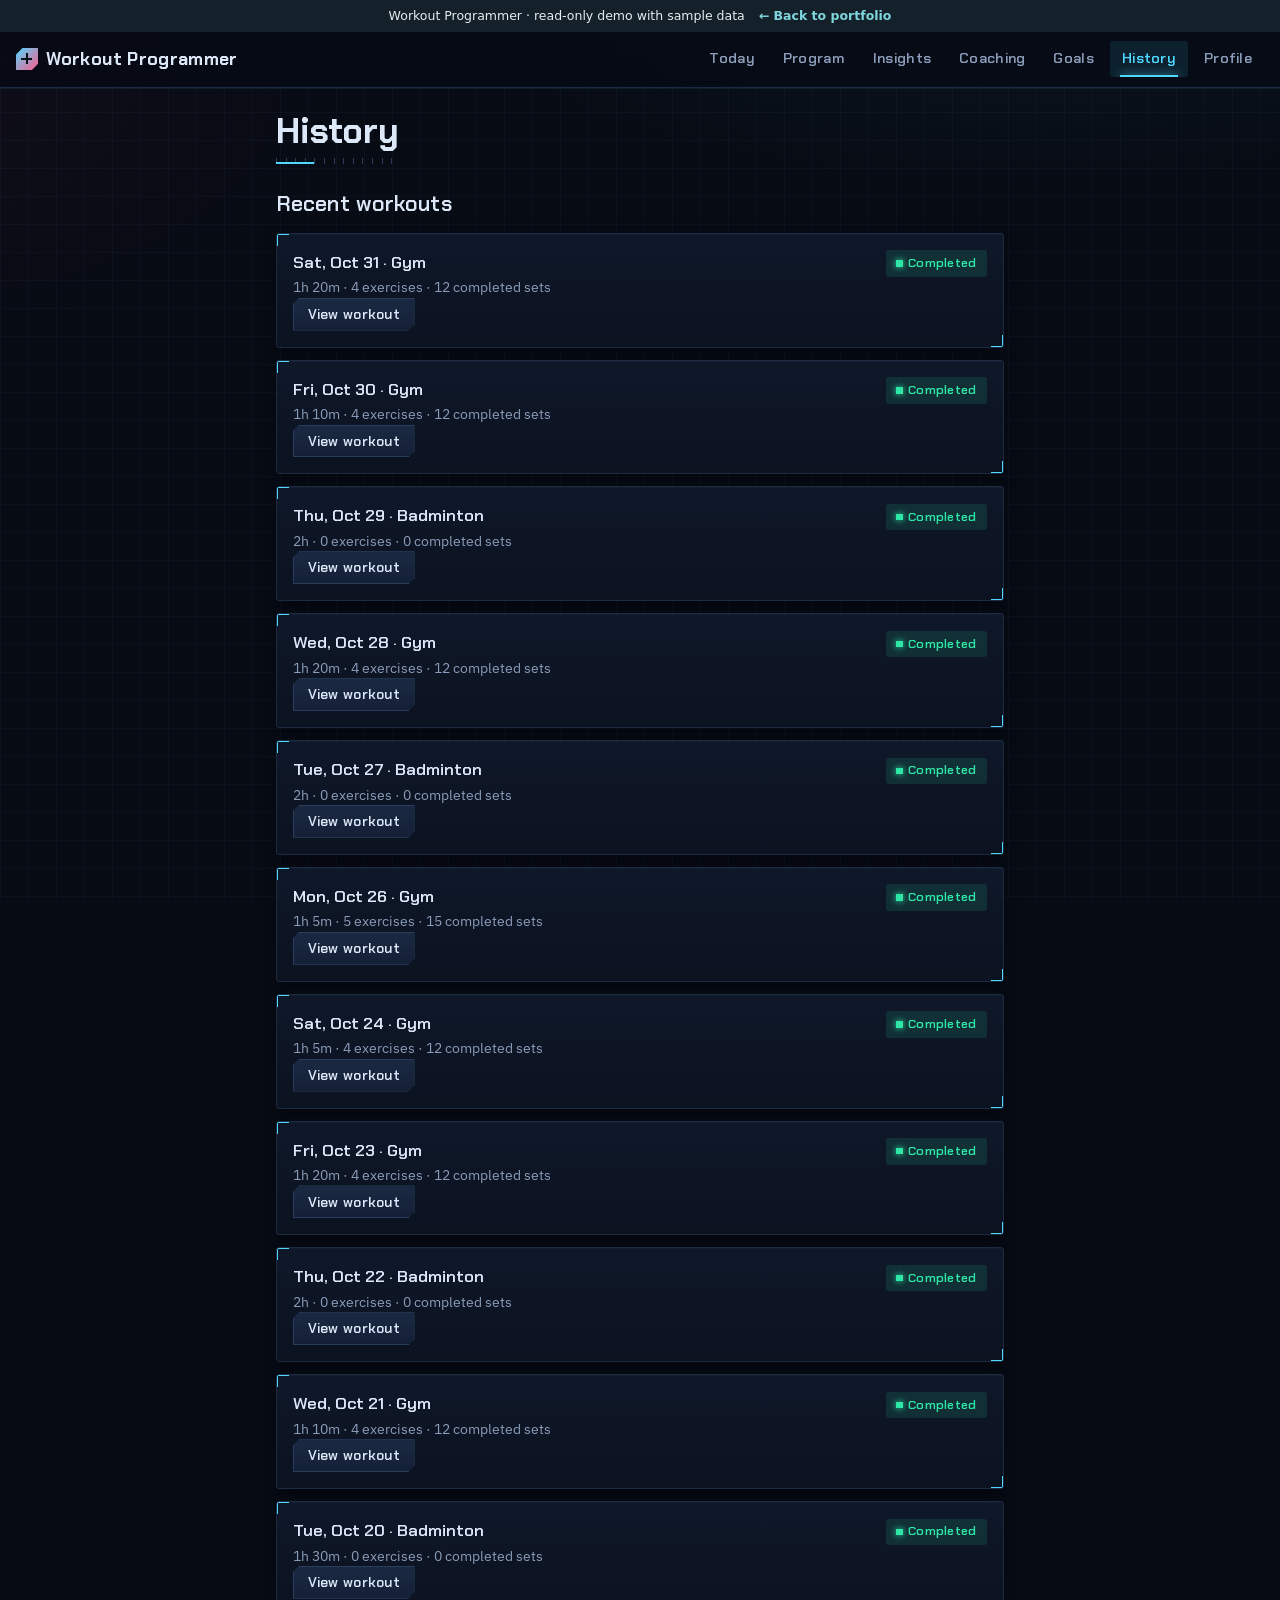
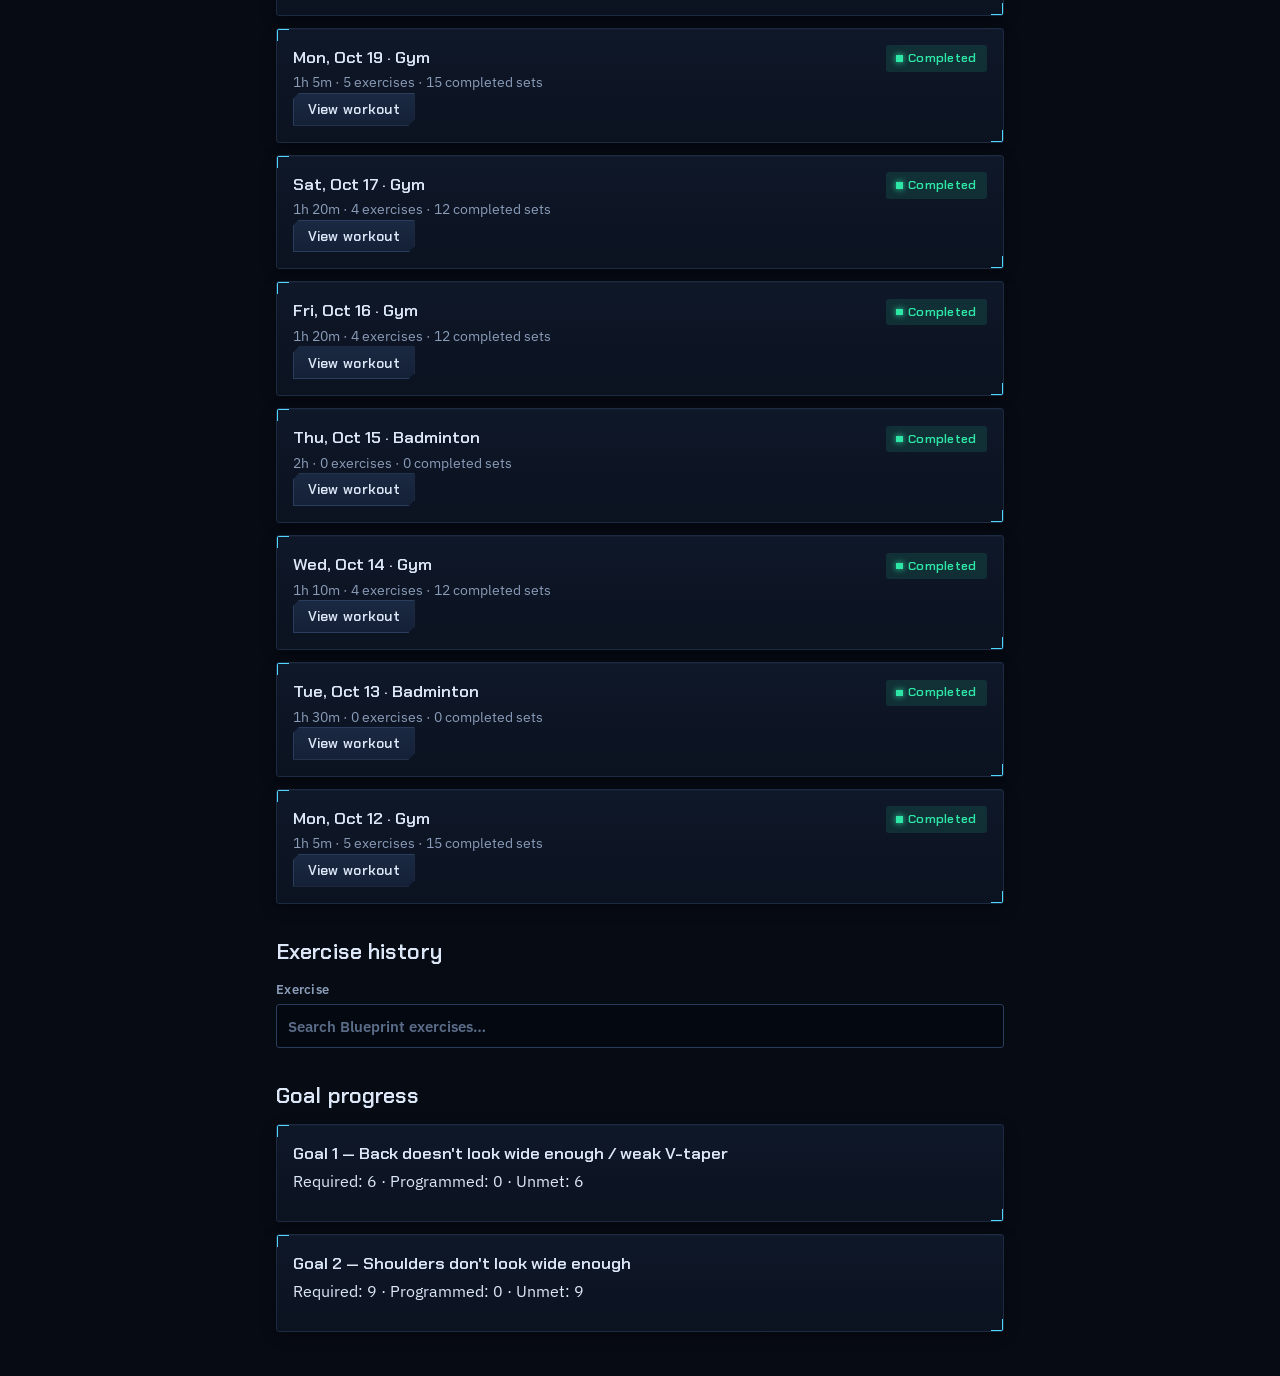
<file: demos/workout/history.html>
<!doctype html>
<html lang="en">
<head><link rel="stylesheet" href="demo-bar.css"><script src="demo-data.js"></script><script src="demo-shim.js"></script>
  <meta charset="utf-8" />
  <meta name="viewport" content="width=device-width, initial-scale=1" />
  <title>History - Workout Programmer</title>
  <link rel="stylesheet" href="style.css" />
</head>
<body><div id="demo-bar"><span class="lg">Workout Programmer · read-only demo with sample data</span><span class="sm">Demo · sample data</span><a href="../../index.html"><span class="lg">← Back to portfolio</span><span class="sm">← Portfolio</span></a></div>
  <a class="skip-link" href="#main-content">Skip to content</a>
  <header id="app-header" class="app-header"></header>

  <main id="main-content">
    <h1>History</h1>

    <section>
      <h2>Recent workouts</h2>
      <div id="recent-container"></div>
    </section>

    <section>
      <h2>Exercise history</h2>
      <label>Exercise
        <input id="exercise-search" list="exercise-options" placeholder="Search Blueprint exercises…" />
        <datalist id="exercise-options"></datalist>
      </label>
      <div id="exercise-history-container"></div>
    </section>

    <section>
      <h2>Goal progress</h2>
      <div id="goal-progress-container"></div>
    </section>
  </main>

  <script src="app.js"></script>
  <script>
    renderAppHeader('history.html');

    async function loadRecent() {
      const container = document.getElementById('recent-container');
      showLoading(container, 'Loading recent workouts…');
      try {
        const sessions = await api('/api/workouts');
        renderRecent(container, sessions);
      } catch (err) {
        showError(container, "We couldn't load your workout history.", loadRecent);
      }
    }

    async function renderRecent(container, sessions) {
      container.innerHTML = '';
      if (sessions.length === 0) {
        showEmpty(container, 'No workouts logged yet. Your completed workouts will appear here.');
        return;
      }
      const recent = sessions.slice(0, 25);
      const details = await Promise.all(recent.map((s) => api(`/api/workouts/${s.session_id}`).catch(() => null)));
      recent.forEach((s, i) => container.appendChild(buildSessionCard(s, details[i])));
    }

    function buildSessionCard(session, detail) {
      const card = createCard();
      const header = el('div', { class: 'card-row' });
      header.appendChild(el('div', { class: 'card-title', text: `${formatDate(session.date)} · ${formatSessionType(session.session_type)}` }));
      header.appendChild(createStatusBadge(session.status, formatSessionType(session.status)));
      card.appendChild(header);

      const metaParts = [];
      if (session.duration_minutes) metaParts.push(formatDuration(session.duration_minutes));
      if (detail && detail.exercises) {
        const completedSets = detail.exercises.reduce((sum, p) => sum + p.sets.filter((s) => s.completed).length, 0);
        metaParts.push(`${detail.exercises.length} exercise${detail.exercises.length === 1 ? '' : 's'}`);
        metaParts.push(`${completedSets} completed set${completedSets === 1 ? '' : 's'}`);
      }
      if (metaParts.length) card.appendChild(el('div', { class: 'card-subtitle', text: metaParts.join(' · ') }));

      if (session.goal_context) card.appendChild(el('p', { class: 'muted', text: `Goal priority #${session.goal_context.priority}` }));
      if (session.notes) card.appendChild(el('p', { class: 'faint', text: session.notes }));

      card.appendChild(el('a', { class: 'btn btn-secondary btn-sm', href: `logger.html?session=${session.session_id}`, text: 'View workout' }));
      return card;
    }

    // ---------- Exercise history ----------

    let exercisesById = {};
    async function loadExerciseOptions() {
      const exercises = await api('/api/blueprint/exercises');
      const datalist = document.getElementById('exercise-options');
      for (const ex of exercises) {
        exercisesById[ex.name] = ex.id;
        datalist.appendChild(el('option', { value: ex.name }));
      }
    }

    document.getElementById('exercise-search').addEventListener('change', async (e) => {
      const container = document.getElementById('exercise-history-container');
      const exerciseId = exercisesById[e.target.value];
      if (!exerciseId) {
        showEmpty(container, 'Pick an exercise from the list to see its history.');
        return;
      }
      showLoading(container, 'Loading exercise history…');
      try {
        const { exercise_name, performances } = await api(`/api/workouts/exercises/${exerciseId}/history`);
        renderExerciseHistory(container, exercise_name, performances);
      } catch (err) {
        showError(container, "We couldn't load this exercise's history.", () => document.getElementById('exercise-search').dispatchEvent(new Event('change')));
      }
    });

    function renderExerciseHistory(container, name, performances) {
      container.innerHTML = '';
      if (performances.length === 0) {
        showEmpty(container, 'No previous performance recorded for this exercise.');
        return;
      }
      container.appendChild(el('h3', { text: name }));
      for (const perf of performances) {
        const card = createCard();
        card.appendChild(el('div', { class: 'card-subtitle', text: formatDate(perf.date) }));
        const table = el('table');
        const head = el('tr');
        for (const h of ['Set', 'Weight', 'Reps', 'Done']) head.appendChild(el('th', { text: h }));
        table.appendChild(head);
        for (const s of perf.sets) {
          const row = el('tr');
          row.appendChild(el('td', { text: String(s.set_number) }));
          row.appendChild(el('td', { text: s.weight ?? '—' }));
          row.appendChild(el('td', { text: s.reps ?? '—' }));
          row.appendChild(el('td', { text: s.completed ? 'Yes' : 'No' }));
          table.appendChild(row);
        }
        card.appendChild(table);
        container.appendChild(card);
      }
    }

    // ---------- Goal progress ----------

    async function loadGoalProgress() {
      const container = document.getElementById('goal-progress-container');
      showLoading(container, 'Loading goal progress…');
      try {
        const [goals, week, aestheticBlueprint] = await Promise.all([
          api('/api/goals?active=true'),
          api('/api/programming/week'),
          api('/api/blueprint/aesthetic-goals'),
        ]);
        const namesByRef = new Map(aestheticBlueprint.map((g) => [g.id, g.display_name || g.name]));
        renderGoalProgress(container, goals, week, namesByRef);
      } catch (err) {
        showError(container, "We couldn't load goal progress.", loadGoalProgress);
      }
    }

    function renderGoalProgress(container, goals, week, namesByRef) {
      container.innerHTML = '';
      const aestheticGoals = goals.filter((g) => g.goal_type === 'aesthetic').sort((a, b) => a.priority - b.priority);
      if (aestheticGoals.length === 0) {
        showEmpty(container, 'Not enough history yet.');
        return;
      }
      for (let i = 0; i < aestheticGoals.length; i++) {
        const goal = aestheticGoals[i];
        const allocations = week.targetAllocations.filter((a) => a.goal_id === goal.id);
        const card = createCard();
        card.appendChild(el('div', { class: 'card-title', text: `Goal ${i + 1} — ${namesByRef.get(goal.blueprint_ref) || goal.blueprint_ref}` }));
        if (allocations.length === 0) {
          card.appendChild(el('p', { class: 'muted', text: 'Not enough history yet.' }));
        } else {
          // Final Surgical Fix Pass §13-16: same programming concept as
          // the Program page — required/programmed/unmet, never a claim
          // about actual physical completion (that's the Logger's own
          // Planned-vs-Actual display).
          const required = allocations.reduce((sum, a) => sum + a.requiredDirectSets, 0);
          const programmed = allocations.reduce((sum, a) => sum + a.deliveredDirectSets, 0);
          const unmet = allocations.reduce((sum, a) => sum + a.unmetDirectSets, 0);
          card.appendChild(el('p', { text: `Required: ${required} · Programmed: ${programmed}${unmet > 0 ? ` · Unmet: ${unmet}` : ''}` }));
        }
        container.appendChild(card);
      }
    }

    loadRecent();
    loadExerciseOptions();
    loadGoalProgress();
  </script>
</body>
</html>
</file>
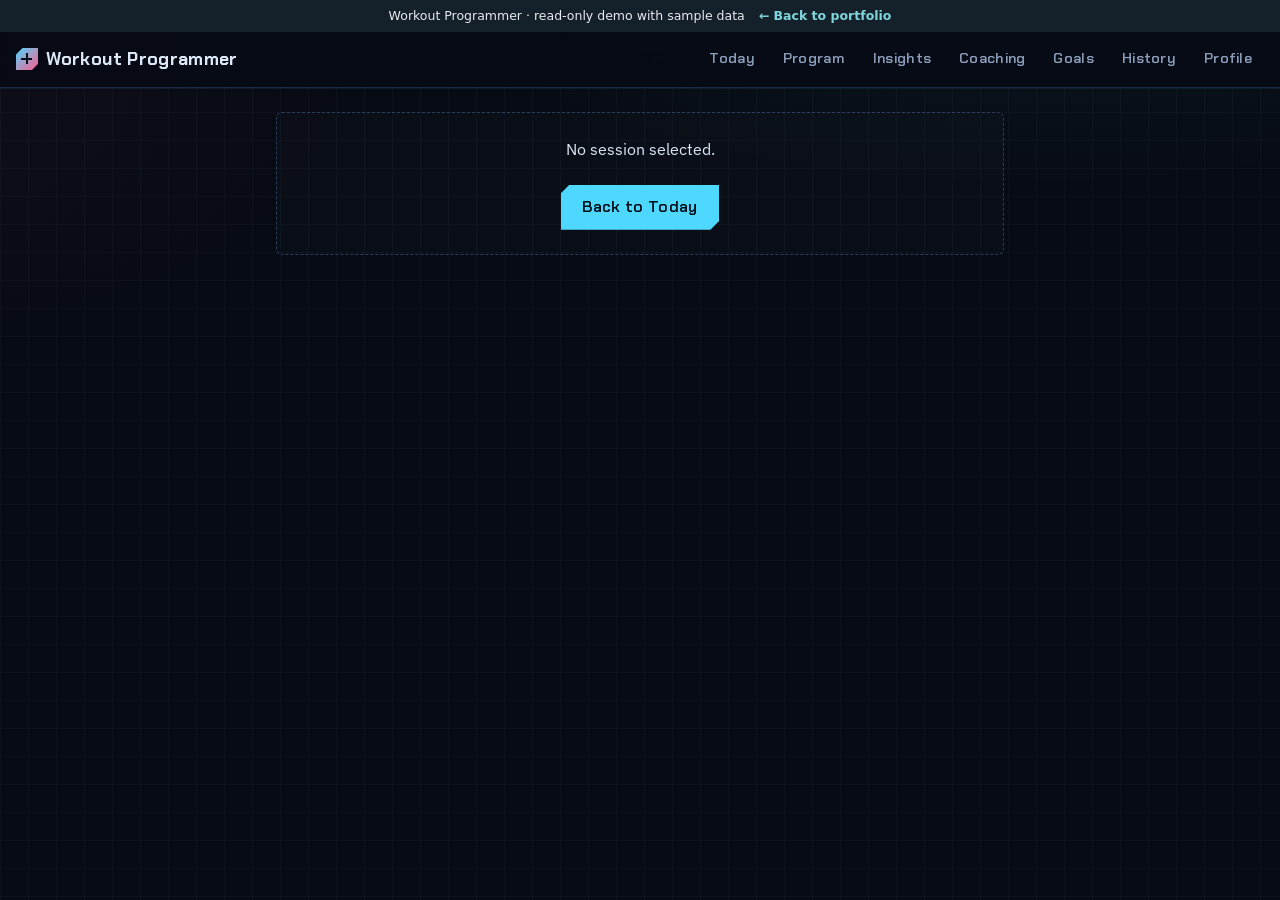
<file: demos/workout/logger.html>
<!doctype html>
<html lang="en">
<head><link rel="stylesheet" href="demo-bar.css"><script src="demo-data.js"></script><script src="demo-shim.js"></script>
  <meta charset="utf-8" />
  <meta name="viewport" content="width=device-width, initial-scale=1" />
  <title>Logger - Workout Programmer</title>
  <link rel="stylesheet" href="style.css" />
</head>
<body><div id="demo-bar"><span class="lg">Workout Programmer · read-only demo with sample data</span><span class="sm">Demo · sample data</span><a href="../../index.html"><span class="lg">← Back to portfolio</span><span class="sm">← Portfolio</span></a></div>
  <a class="skip-link" href="#main-content">Skip to content</a>
  <header id="app-header" class="app-header"></header>

  <main id="main-content">
    <div id="logger-root"></div>
  </main>
  <div id="day-modal-root"></div>

  <script src="app.js"></script>
  <script>
    renderAppHeader(null); // logger is a dedicated execution screen, not a nav destination
    const sessionId = new URLSearchParams(window.location.search).get('session');

    let session = null; // GET /api/workouts/:id result
    let generated = null; // GET /api/programming/today?date=session.date result (gym sessions only)
    let skippedExerciseIds = new Set(); // locally tracked — no persisted "skipped" concept at the exercise level
    let substitutions = new Map(); // generated exercise_id -> {id, name} chosen substitute
    // Final Copy/Explanation Fixes §1: a persisted, id-keyed exercise
    // name lookup (Blueprint + approved outside-Blueprint) — the
    // reliable identity-resolution mechanism a PERFORMED exercise's
    // name must go through, since it must resolve correctly even when
    // it's a substitute the transient `substitutions` Map above no
    // longer knows about (page reload, reopened session, app restart).
    // Never depends on `generated`/`substitutions` as the only source.
    let exerciseNamesById = new Map();
    // Athletic drills (2026-10-18): Blueprint mode prescription per drill id.
    let drillById = new Map();
    let dirty = false; // unsaved set values entered but not yet saved (spec §62)
    // Overview (2026-10-30, owner: too much scrolling in the gym; the
    // listed order is not the order exercises are done in): every exercise
    // is a one-line row, opened by a tap; a pinned progress strip jumps to
    // any of them. Open rows and unsaved set entries survive re-renders.
    const openKeys = new Set();
    const drafts = new Map(); // card key -> set-editor state ({ sets, unit, noRir, dirty })
    let lastSavedExerciseId = null;
    const anyDraftDirty = () => [...drafts.values()].some((d) => d.dirty);

    window.addEventListener('beforeunload', (e) => {
      if (dirty) {
        e.preventDefault();
        e.returnValue = '';
      }
    });

    async function load() {
      const root = document.getElementById('logger-root');
      if (!sessionId) {
        root.innerHTML = '';
        root.appendChild(el('div', { class: 'state-block' }, [
          el('p', { text: 'No session selected.' }),
          el('a', { class: 'btn', href: 'today.html', text: 'Back to Today' }),
        ]));
        return;
      }
      showLoading(root, 'Loading session…');
      try {
        session = await api(`/api/workouts/${sessionId}`);
        if (session.session_type === 'gym') {
          generated = await api(`/api/programming/today?date=${session.date}`).catch(() => null);
          await loadExerciseNames();
        }
        render();
      } catch (err) {
        showError(root, "We couldn't load this workout.", load);
      }
    }

    // Final Copy/Explanation Fixes §1: fetched once per page load, from
    // the same two real, persisted exercise catalogs the app already
    // exposes (Blueprint's own library + approved outside-Blueprint
    // proposals) — never from the current session's transient
    // substitution state. A fetch failure leaves the map empty; name
    // resolution then falls back to the generated program's own name,
    // or the raw id as a last resort (unchanged from before this fix).
    // How each logged exercise was done (2026-10-11), on every exercise card:
    // equipment (one Blueprint exercise can be done with a barbell,
    // dumbbells, a cable...), attachment (rope, V-bar...) and what the set
    // count measures (reps, steps, seconds, metres). Progress is only
    // compared within the same equipment, attachment and unit. Attachment
    // and unit are universal: every exercise offers every choice.
    let exerciseEquipmentById = new Map();
    const EQUIPMENT_CHOICES = ['barbell', 'dumbbell', 'ez-bar', 'cable', 'machine', 'smith machine', 'kettlebell', 'band', 'bodyweight', 'other'];
    // Mirrors src/contracts/loggingOptions.ts (tests/logging/logOptions.test.ts checks).
    const ATTACHMENT_CHOICES = ['straight bar', 'ez-bar', 'v-bar', 'rope', 'single handle', 'lat bar', 'close-grip handle', 'neutral-grip handle', 'ankle strap', 'band', 'belt', 'other'];
    const REP_UNITS = ['reps', 'steps', 'seconds', 'metres'];
    const repUnitOf = (perf) => (perf && REP_UNITS.includes(perf.rep_unit) ? perf.rep_unit : 'reps');

    function buildLogOptionSelect(perf, field, label, choices, emptyText, onSaved) {
      const current = perf[field] ?? null;
      const all = current && !choices.includes(current) ? [current, ...choices] : choices;
      const select = el('select', { 'aria-label': label, style: 'width:auto;margin:0' }, [
        ...(emptyText ? [el('option', { value: '', text: emptyText })] : []),
        ...all.map((c) => el('option', { value: c, text: capitalize(c), ...((current ?? (emptyText ? '' : all[0])) === c ? { selected: 'selected' } : {}) })),
      ]);
      const statusEl = el('span', { class: 'faint' });
      select.addEventListener('change', async () => {
        statusEl.textContent = 'Saving…';
        const value = select.value || null;
        try {
          await api(`/api/workouts/${sessionId}/exercises/${perf.id}`, { method: 'PATCH', body: { [field]: value } });
          perf[field] = value;
          statusEl.textContent = 'Saved';
          if (onSaved) onSaved();
        } catch (err) {
          select.value = perf[field] || (emptyText ? '' : all[0]);
          statusEl.textContent = err.message || 'Could not save';
        }
      });
      return el('label', { style: 'display:flex;align-items:center;gap:0.4rem;margin:0' }, [el('span', { class: 'faint', text: label }), select, statusEl]);
    }

    function buildLogOptionsPicker(perf, onUnitChange) {
      const listed = (exerciseEquipmentById.get(perf.exercise_id) || []).filter((e) => EQUIPMENT_CHOICES.includes(e));
      const equipmentChoices = [...listed, ...EQUIPMENT_CHOICES.filter((e) => !listed.includes(e))];
      return el('div', { class: 'log-options', style: 'display:flex;align-items:center;gap:0.4rem 1rem;margin:0.3rem 0 0.5rem;flex-wrap:wrap' }, [
        buildLogOptionSelect(perf, 'equipment', 'Equipment', equipmentChoices, 'Not specified'),
        buildLogOptionSelect(perf, 'attachment', 'Attachment', ATTACHMENT_CHOICES, 'None'),
        buildLogOptionSelect(perf, 'rep_unit', 'Count', REP_UNITS, null, onUnitChange),
      ]);
    }

    async function loadExerciseNames() {
      try {
        const [blueprintExercises, outsideExercises] = await Promise.all([
          api('/api/blueprint/exercises'),
          api('/api/outside-blueprint-exercises').catch(() => []),
        ]);
        exerciseNamesById = new Map([...blueprintExercises, ...outsideExercises].map((e) => [e.id, e.name]));
        exerciseEquipmentById = new Map(blueprintExercises.map((e) => [e.id, e.equipment || []]));
        drillById = new Map(blueprintExercises.filter((e) => e.drill).map((e) => [e.id, e.drill]));
      } catch (err) {
        exerciseNamesById = new Map();
      }
    }

    function render() {
      const root = document.getElementById('logger-root');
      const scrollY = window.scrollY;
      root.innerHTML = '';
      const header = buildHeader();
      root.appendChild(header);

      if (session.session_type === 'badminton') {
        root.appendChild(buildBadmintonSection());
      } else {
        const overview = [];
        root.appendChild(buildExerciseSection(overview));
        // Only the strip stays pinned; the title scrolls away.
        if (overview.length > 0) {
          header.classList.add('has-strip');
          header.after(buildProgressStrip(overview));
        }
        if (session.status !== 'completed') root.appendChild(buildAddExerciseSection());
        // Badminton already has its own per-session notes field within
        // its own details form — this general session note is added
        // only for gym sessions to avoid a confusing duplicate field.
        root.appendChild(buildSessionNoteSection());
      }

      if (session.status !== 'completed') {
        const finish = buildFinishBar();
        // With one-line rows the end of the list is close: no pinned bar
        // taking a quarter of the phone screen.
        if (root.querySelector('.progress-strip')) finish.classList.add('is-static');
        root.appendChild(finish);
      }
      else root.appendChild(buildCompletedFooter());

      // Rebuilding the page must not move you: stay where you were, and
      // keep a just-saved exercise's row in view.
      window.scrollTo(0, scrollY);
      if (lastSavedExerciseId) {
        const saved = root.querySelector(`[data-exercise-id="${CSS.escape(lastSavedExerciseId)}"]`);
        lastSavedExerciseId = null;
        if (saved) scrollToCard(saved, true);
      }
    }

    // ---------- Overview: one-line rows, progress strip ----------

    const STATUS_ICON = { done: '✓', editing: '●', pending: '', skipped: '–' };

    /** Leading drills are the warm-up and drills after the last lift come
     * after the session (flexibility cool-down, athletic add-on); a session
     * without both drills and lifts is one list. */
    function sectionsOf(exerciseIds) {
      const lifts = exerciseIds.map((id) => !drillById.has(id));
      const first = lifts.indexOf(true);
      const last = lifts.lastIndexOf(true);
      if (first === -1 || lifts.every(Boolean)) return exerciseIds.map(() => 'main');
      return exerciseIds.map((_, i) => (i < first ? 'warmup' : i > last ? 'after' : 'main'));
    }
    const SECTION_LABELS = { warmup: 'Warm-up', main: 'Main session', after: 'After the session' };

    function shortSetText(sets, unit) {
      const done = sets.filter((s) => s.completed);
      if (done.length === 0) return 'Nothing logged';
      const last = done[done.length - 1];
      const amount = last.reps != null ? `${last.reps}${unit === 'seconds' ? ' s' : unit === 'reps' ? '' : ` ${unit}`}` : '—';
      return `${done.length} set${done.length === 1 ? '' : 's'} · ${last.weight ? `${last.weight} kg × ` : ''}${amount}`;
    }

    // Load hint (2026-10-30): last time's heaviest set and what to try
    // today, from GET /api/workouts/:id (src/engine/loadHint.ts).
    const loadHintOf = (perf) => (session.status !== 'completed' && !drillById.has(perf.exercise_id) && session.load_hints ? session.load_hints[perf.id] || null : null);
    function loadHintShort(perf) {
      const h = loadHintOf(perf);
      if (!h) return '';
      return h.kind === 'heavier' ? ` · ↑ ${h.weight} kg` : ` · ${h.weight} kg × ${h.reps}`;
    }

    /** Wraps a full exercise card into a row that opens on tap. */
    function makeCollapsible(card, item) {
      card.dataset.key = item.key;
      card.dataset.exerciseId = item.exerciseId;
      card.classList.add('ex-collapsible', `ex-${item.status}`);
      const body = el('div', { class: 'ex-body', id: `ex-body-${item.key}` });
      while (card.firstChild) body.appendChild(card.firstChild);
      // The name moves to the row; the rest of the header stays in the body.
      const nameInBody = body.querySelector('.exercise-header .exercise-name') || body.querySelector(':scope > .exercise-name');
      if (nameInBody) nameInBody.remove();
      const summary = el('button', { type: 'button', class: 'ex-summary', 'aria-controls': body.id, 'aria-expanded': 'false' }, [
        el('span', { class: 'ex-status', 'aria-hidden': 'true', text: STATUS_ICON[item.status] }),
        el('span', { class: 'ex-sum-text' }, [
          el('span', { class: 'ex-sum-name', text: item.name }),
          el('span', { class: 'ex-sum-detail', text: item.detail }),
        ]),
        el('span', { class: 'ex-chevron', 'aria-hidden': 'true' }),
      ]);
      summary.addEventListener('click', () => setCardOpen(card, !card.classList.contains('is-open')));
      card.prepend(summary);
      card.appendChild(body);
      setCardOpen(card, openKeys.has(item.key));
      return card;
    }

    function setCardOpen(card, open) {
      card.classList.toggle('is-open', open);
      card.querySelector('.ex-summary').setAttribute('aria-expanded', String(open));
      if (open) openKeys.add(card.dataset.key);
      else openKeys.delete(card.dataset.key);
    }

    /** Scrolls a card to just under the pinned headers (only when out of view, if `ifNeeded`). */
    function scrollToCard(card, ifNeeded) {
      const pinned = (document.getElementById('app-header')?.offsetHeight || 0) + (document.querySelector('.progress-strip')?.offsetHeight || 0);
      const top = card.getBoundingClientRect().top;
      if (ifNeeded && top >= pinned && top < window.innerHeight - 120) return;
      const reduce = window.matchMedia('(prefers-reduced-motion: reduce)').matches;
      window.scrollTo({ top: top + window.scrollY - pinned - 8, behavior: reduce ? 'auto' : 'smooth' });
    }

    /** A card's unsaved entries: mark its row and chip without re-rendering. */
    function markEditing(key) {
      const card = document.querySelector(`.ex-collapsible[data-key="${CSS.escape(key)}"]`);
      if (card && !card.classList.contains('ex-editing')) {
        card.classList.remove('ex-pending', 'ex-done');
        card.classList.add('ex-editing');
        card.querySelector('.ex-status').textContent = STATUS_ICON.editing;
      }
      const chip = document.querySelector(`.strip-chip[data-key="${CSS.escape(key)}"]`);
      if (chip) {
        chip.className = 'strip-chip is-editing';
        chip.querySelector('.chip-icon').textContent = STATUS_ICON.editing;
      }
    }

    function buildProgressStrip(items) {
      const counted = items.filter((i) => i.status !== 'skipped');
      const done = counted.filter((i) => i.status === 'done').length;
      const setsDone = counted.reduce((sum, i) => sum + i.setsDone, 0);
      const setsPlanned = counted.reduce((sum, i) => sum + Math.max(i.setsPlanned, i.setsDone), 0);
      const skipped = items.length - counted.length;
      const strip = el('div', { class: 'progress-strip' });
      strip.appendChild(el('div', { class: 'strip-counts' }, [
        el('span', {}, [el('strong', { text: String(done) }), document.createTextNode(` / ${counted.length} exercises`)]),
        el('span', {}, [el('strong', { text: String(setsDone) }), document.createTextNode(` / ${setsPlanned} sets`)]),
        ...(skipped ? [el('span', { text: `${skipped} skipped` })] : []),
      ]));
      strip.appendChild(el('div', { class: 'strip-track', 'aria-hidden': 'true' }, [el('div', { class: 'strip-fill', style: `width:${counted.length ? (done / counted.length) * 100 : 0}%` })]));
      const chips = el('div', { class: 'strip-chips', 'aria-label': 'Jump to an exercise' });
      for (const i of items) {
        const chip = el('button', { type: 'button', class: `strip-chip is-${i.status}`, 'data-key': i.key, title: i.name, 'aria-label': `${i.name}: ${i.status}` }, [
          el('span', { class: 'chip-icon', 'aria-hidden': 'true', text: STATUS_ICON[i.status] }),
          el('span', { class: 'chip-name', text: i.name }),
        ]);
        chip.addEventListener('click', () => {
          const card = document.querySelector(`.ex-collapsible[data-key="${CSS.escape(i.key)}"]`);
          if (!card) return;
          setCardOpen(card, true);
          scrollToCard(card, false);
        });
        chips.appendChild(chip);
      }
      strip.appendChild(chips);
      return strip;
    }

    // ---------- Header ----------

    function buildHeader() {
      const header = el('div', { class: 'logger-header' });
      header.appendChild(el('a', { class: 'back-link', href: 'today.html', text: '← Back to Today' }));
      const titleText = session.session_type === 'gym'
        ? `${formatWeekday(weekdayFromDate(session.date))} · ${generated && generated.sessionPurpose ? formatSessionType(generated.sessionPurpose) : 'Gym'}`
        : formatSessionType(session.session_type);
      header.appendChild(el('div', { class: 'logger-title', text: titleText }));
      const meta = el('div', { class: 'logger-meta' });
      if (session.goal_context) meta.appendChild(el('span', { text: `Goal priority #${session.goal_context.priority}` }));
      if (generated) meta.appendChild(el('span', { text: `Planned: ${formatDuration(generated.estimatedMinutes)}` }));
      if (session.duration_minutes != null) meta.appendChild(el('span', { text: `Duration: ${formatDuration(session.duration_minutes)}` }));
      meta.appendChild(createStatusBadge(session.status, formatSessionType(session.status)));
      header.appendChild(meta);
      return header;
    }

    function weekdayFromDate(dateIso) {
      const [y, m, d] = dateIso.split('-').map(Number);
      return new Date(Date.UTC(y, m - 1, d)).toLocaleDateString('en-US', { weekday: 'long', timeZone: 'UTC' }).toLowerCase();
    }

    // ---------- Exercise section (gym) ----------

    function buildExerciseSection(overview) {
      const section = el('section');
      section.appendChild(el('h2', { text: 'Exercises' }));

      const loggedIds = new Set(session.exercises.map((p) => p.exercise_id));
      const readOnly = session.status === 'completed';
      const generatedItems = readOnly ? [] : (generated ? generated.exercises : []).filter((g) => !loggedIds.has(effectiveExerciseId(g)));

      if (session.exercises.length === 0 && generatedItems.length === 0) {
        section.appendChild(el('div', { class: 'state-block' }, [el('p', { text: 'No exercises yet.' })]));
      }

      const entries = [
        ...session.exercises.map((perf) => ({ kind: 'logged', perf, exerciseId: perf.exercise_id })),
        ...generatedItems.map((g) => ({ kind: 'generated', g, exerciseId: effectiveExerciseId(g) })),
      ];
      const sections = sectionsOf(entries.map((e) => e.exerciseId));
      const grouped = sections.some((x) => x !== 'main');
      const sectionCounts = new Map();
      let currentSection = null;

      entries.forEach((entry, index) => {
        const item = overviewItem(entry);
        overview.push(item);
        const name = sections[index];
        if (grouped && name !== currentSection) {
          currentSection = name;
          const heading = el('h3', { class: 'ex-section-title' }, [el('span', { text: SECTION_LABELS[name] }), el('span', { class: 'ex-section-count' })]);
          heading.dataset.section = name;
          section.appendChild(heading);
        }
        const counts = sectionCounts.get(name) || { done: 0, total: 0 };
        if (item.status !== 'skipped') counts.total += 1;
        if (item.status === 'done') counts.done += 1;
        sectionCounts.set(name, counts);
        const card = entry.kind === 'logged'
          ? buildLoggedExerciseCard(entry.perf)
          : skippedExerciseIds.has(entry.g.exercise_id) ? buildSkippedCard(entry.g) : buildPreloadedExerciseCard(entry.g);
        section.appendChild(makeCollapsible(card, item));
      });
      for (const heading of section.querySelectorAll('.ex-section-title')) {
        const c = sectionCounts.get(heading.dataset.section);
        heading.querySelector('.ex-section-count').textContent = `${c.done} / ${c.total} done`;
      }

      return section;
    }

    /** One exercise's row: key, name, status, one-line detail, set counts. */
    function overviewItem(entry) {
      if (entry.kind === 'logged') {
        const perf = entry.perf;
        const generatedMatch = generated ? generated.exercises.find((g) => effectiveExerciseId(g) === perf.exercise_id) : null;
        const key = `p${perf.id}`;
        const hasLoggedData = perf.sets.some((s) => s.completed || s.weight !== null || s.reps !== null);
        const planned = generatedMatch || (perf.target_sets != null ? perf : null);
        const unit = repUnitOf(perf);
        const setsDone = perf.sets.filter((s) => s.completed).length;
        const status = session.status === 'completed' || hasLoggedData ? 'done' : drafts.get(key)?.dirty ? 'editing' : 'pending';
        const detail = status === 'done'
          ? shortSetText(perf.sets, unit)
          : (planned ? formatSets(planned.target_sets, planned.target_reps_min, planned.target_reps_max) + (unit !== 'reps' ? ` ${unit}` : '') : `${perf.sets.length} sets`) + loadHintShort(perf);
        return { key, exerciseId: perf.exercise_id, name: exerciseDisplayName(perf, generatedMatch), status, detail, setsDone, setsPlanned: planned ? planned.target_sets : perf.sets.length };
      }
      const g = entry.g;
      const key = `g${g.exercise_id}`;
      const sub = substitutions.get(g.exercise_id);
      const skipped = skippedExerciseIds.has(g.exercise_id);
      const status = skipped ? 'skipped' : drafts.get(key)?.dirty ? 'editing' : 'pending';
      return { key, exerciseId: entry.exerciseId, name: sub ? sub.name : g.exercise_name, status, detail: skipped ? 'Skipped' : formatSets(g.target_sets, g.target_reps_min, g.target_reps_max), setsDone: 0, setsPlanned: g.target_sets };
    }

    function effectiveExerciseId(generatedItem) {
      const sub = substitutions.get(generatedItem.exercise_id);
      return sub ? sub.id : generatedItem.exercise_id;
    }

    function buildSkippedCard(g) {
      const card = createCard();
      card.classList.add('exercise-card', 'exercise-skipped');
      card.appendChild(el('div', { class: 'exercise-name', text: g.exercise_name }));
      card.appendChild(el('div', { class: 'card-subtitle', text: 'Skipped — not performed today' }));
      const undo = createButton({ label: 'Undo skip', variant: 'ghost', onClick: () => { skippedExerciseIds.delete(g.exercise_id); render(); } });
      card.appendChild(undo);
      return card;
    }

    function buildLoggedExerciseCard(perf) {
      const generatedMatch = generated ? generated.exercises.find((g) => effectiveExerciseId(g) === perf.exercise_id) : null;
      const card = createCard();
      card.classList.add('exercise-card');
      const header = el('div', { class: 'exercise-header' });
      header.appendChild(el('div', { class: 'exercise-name', text: exerciseDisplayName(perf, generatedMatch) }));
      // An AI-committed exercise carries its own plan (target_sets), so it is not unplanned.
      if (!generatedMatch && perf.target_sets == null) header.appendChild(el('span', { class: 'badge badge-warning', text: 'Unplanned exercise' }));
      card.appendChild(header);
      // Updated in place (a full render would drop unsaved set entries).
      let onUnitChanged = () => {};
      card.appendChild(buildLogOptionsPicker(perf, () => onUnitChanged()));

      // Fix: `perf.target_*` is this exercise's own planned prescription
      // when it was pre-created with one (e.g. an AI-committed session —
      // see aiProposalLifecycle.ts) — shown as "Planned" the same way a
      // deterministic `generatedMatch` already was, so an AI-planned
      // exercise isn't silently missing its own prescription display.
      const drill = drillById.get(perf.exercise_id);
      if (drill) card.appendChild(el('p', { class: 'faint drill-note', style: 'margin:0.2rem 0 0', text: describeDrill(drill) }));
      const plannedSource = generatedMatch || (perf.target_sets != null ? perf : null);
      if (plannedSource) {
        const completed = perf.sets.filter((s) => s.completed).length;
        const started = session.status === 'completed' || perf.sets.some((s) => s.completed || s.weight !== null || s.reps !== null);
        // Sets not done yet are not "skipped" until something is logged.
        const skipped = started ? perf.sets.length - completed : 0;
        const pva = el('div', { class: 'planned-vs-actual' });
        const plannedUnit = repUnitOf(perf) !== 'reps' ? ` ${repUnitOf(perf)}` : '';
        pva.appendChild(el('div', {}, [el('span', { class: 'pva-label', text: 'Planned' }), document.createTextNode(formatSets(plannedSource.target_sets, plannedSource.target_reps_min, plannedSource.target_reps_max) + plannedUnit + (drill && drill.perSide ? ' per side' : ''))]));
        pva.appendChild(el('div', {}, [el('span', { class: 'pva-label', text: 'Actual' }), document.createTextNode(started ? `${completed} completed${skipped ? `, ${skipped} skipped` : ''}` : 'Not started')]));
        card.appendChild(pva);
        if (generatedMatch && generatedMatch.previous_performance && !loadHintOf(perf)) {
          card.appendChild(el('p', { class: 'faint', text: `Last time: ${generatedMatch.previous_performance.weight ?? '—'} × ${generatedMatch.previous_performance.reps ?? '—'}${generatedMatch.previous_performance.rep_unit ? ` ${generatedMatch.previous_performance.rep_unit}` : ''} (${formatDate(generatedMatch.previous_performance.date)})` }));
        }
      }
      const hint = loadHintOf(perf);
      if (hint) card.appendChild(el('p', { class: `load-hint load-hint-${hint.kind}`, text: `${hint.text} (${formatDate(hint.lastDate)})` }));

      // Fix: freeze into the static read-only table once the session is
      // completed, OR once this exercise actually has real logged data —
      // matching the ORIGINAL intended behavior (a truly-performed
      // exercise shows a clean summary), not "any exercise with a
      // pre-existing row is permanently frozen" (the actual bug: an
      // AI-committed exercise is pre-created with empty, uncompleted
      // sets — see aiProposalLifecycle.ts's commit — so it must stay
      // editable, with Skip/Substitute, until the user actually logs
      // something, exactly like a deterministic not-yet-logged exercise
      // already does via buildPreloadedExerciseCard).
      const hasLoggedData = perf.sets.some((s) => s.completed || s.weight !== null || s.reps !== null);
      if (session.status === 'completed' || hasLoggedData) {
        const table = el('table');
        const headRow = el('tr');
        const unitTh = el('th', { text: capitalize(repUnitOf(perf)) });
        const showRir = !drill && perf.sets.some((s) => s.rir !== null && s.rir !== undefined);
        headRow.append(el('th', { text: 'Set' }), el('th', { text: 'Weight' }), unitTh);
        if (showRir) headRow.appendChild(el('th', { text: 'RIR' }));
        headRow.appendChild(el('th', { text: 'Done' }));
        onUnitChanged = () => { unitTh.textContent = capitalize(repUnitOf(perf)); };
        table.appendChild(headRow);
        for (const s of perf.sets) {
          const row = el('tr');
          row.appendChild(el('td', { text: String(s.set_number) }));
          row.appendChild(el('td', { text: s.weight ?? '—' }));
          row.appendChild(el('td', { text: s.reps ?? '—' }));
          if (showRir) row.appendChild(el('td', { text: s.rir ?? '—' }));
          row.appendChild(el('td', { text: s.completed ? 'Yes' : 'No' }));
          table.appendChild(row);
        }
        card.appendChild(table);
        return card;
      }

      const key = `p${perf.id}`;
      const state = drafts.get(key) || { sets: perf.sets.map((s) => ({ ...s })), unit: repUnitOf(perf), noRir: !!drill, dirty: false };
      drafts.set(key, state);
      const onDirty = () => { state.dirty = true; dirty = true; markEditing(key); };
      const setsContainer = el('div');
      renderSetEditor(setsContainer, state, onDirty);
      onUnitChanged = () => { state.unit = repUnitOf(perf); renderSetEditor(setsContainer, state, onDirty); };
      card.appendChild(setsContainer);

      const addSetBtn = createButton({ label: '+ Add set', variant: 'secondary', onClick: () => {
        state.sets.push({ set_number: state.sets.length + 1, weight: null, reps: null, completed: false });
        renderSetEditor(setsContainer, state, onDirty);
        onDirty();
      }});
      card.appendChild(addSetBtn);

      const statusEl = el('div');
      const actions = el('div', { class: 'btn-row' });
      const saveBtn = createButton({ label: 'Save exercise', onClick: async () => {
        try {
          await withSaving(saveBtn, statusEl, () => api(`/api/workouts/${sessionId}/exercises/${perf.id}`, {
            method: 'PATCH',
            body: { sets: state.sets },
          }), 'Exercise saved.');
          drafts.delete(key);
          openKeys.delete(key);
          dirty = anyDraftDirty();
          lastSavedExerciseId = perf.exercise_id;
          await reload();
        } catch (err) { /* values preserved — card stays as-is (spec §61) */ }
      }});
      actions.appendChild(saveBtn);

      // Fix: Skip/Substitute for an already-persisted, not-yet-logged
      // exercise. Unlike the deterministic flow's own Skip (purely
      // client-side, since a generated-preview item was never
      // persisted), this row already exists in the database, so
      // skipping it means actually deleting it — otherwise it would
      // just reappear on the next reload.
      actions.appendChild(createButton({ label: 'Skip exercise', variant: 'secondary', onClick: async () => {
        if (!window.confirm(`Skip ${exerciseDisplayName(perf, generatedMatch)}? This removes it from today's session.`)) return;
        try {
          await withSaving(saveBtn, statusEl, () => api(`/api/workouts/${sessionId}/exercises/${perf.id}`, { method: 'DELETE' }), 'Skipped.');
          drafts.delete(key);
          openKeys.delete(key);
          dirty = anyDraftDirty();
          await reload();
        } catch (err) { /* left as-is on failure */ }
      }}));

      // Substitute needs target_type/target_id to look up feasible
      // alternatives (GET /api/programming/substitutes) — absent for a
      // row created before this fix, or one added with no prescription.
      if (perf.target_type && perf.target_id) {
        actions.appendChild(createButton({ label: 'Substitute', variant: 'ghost', onClick: () => openPersistedSubstitutePicker(perf) }));
      }

      card.appendChild(actions);
      card.appendChild(statusEl);

      return card;
    }

    // Fix: the counterpart to openSubstitutePicker for an
    // already-persisted exercise (e.g. an AI-committed session's
    // pre-created row) — a separate function rather than a shared one
    // with different onSelect branches, since the two cases differ in a
    // way that matters for safety: this one must create the substitute
    // row BEFORE deleting the original, so a failed create never loses
    // the exercise slot entirely (worst case on a failed delete is a
    // harmless duplicate the user can Skip, never a vanished exercise).
    async function openPersistedSubstitutePicker(perf) {
      const root = document.getElementById('day-modal-root');
      root.innerHTML = '';
      const exerciseName = exerciseDisplayName(perf, null);
      const panel = el('div', { class: 'modal-panel', role: 'dialog', 'aria-modal': 'true', 'aria-label': 'Substitute exercise' });
      panel.appendChild(el('h2', { text: `Substitute for ${exerciseName}` }));
      panel.appendChild(el('p', { class: 'muted', text: 'Loading feasible alternatives…' }));
      const backdrop = el('div', { class: 'modal-backdrop' }, [panel]);
      backdrop.addEventListener('click', (e) => { if (e.target === backdrop) closeSubstituteModal(); });
      document.addEventListener('keydown', onSubstituteModalKeydown);
      root.appendChild(backdrop);

      try {
        const candidates = await api(`/api/programming/substitutes?target_type=${perf.target_type}&target_id=${perf.target_id}`);
        panel.innerHTML = '';
        panel.appendChild(el('h2', { text: `Substitute for ${exerciseName}` }));
        const list = [...candidates.blueprint.map((c) => ({ ...c, source: 'Blueprint' })), ...candidates.outsideBlueprint.map((c) => ({ ...c, source: 'Approved outside-Blueprint' }))]
          .filter((c) => c.id !== perf.exercise_id);
        if (list.length === 0) panel.appendChild(el('p', { class: 'muted', text: 'No feasible alternative found.' }));
        for (const c of list) {
          const row = createButton({ label: `${c.name} (${c.source})`, variant: 'secondary', onClick: async () => {
            row.disabled = true;
            try {
              await api(`/api/workouts/${sessionId}/exercises`, {
                method: 'POST',
                body: {
                  exercise_id: c.id,
                  order: perf.order,
                  role: perf.role,
                  target_sets: perf.target_sets,
                  target_reps_min: perf.target_reps_min,
                  target_reps_max: perf.target_reps_max,
                  target_rir_min: perf.target_rir_min,
                  target_rir_max: perf.target_rir_max,
                  target_rest_seconds: perf.target_rest_seconds,
                  target_type: perf.target_type,
                  target_id: perf.target_id,
                  sets: Array.from({ length: perf.target_sets || perf.sets.length }, (_, i) => ({ set_number: i + 1, weight: null, reps: null, completed: false })),
                },
              });
              // Only delete the original AFTER the substitute is safely
              // created — a failed delete here leaves a harmless
              // duplicate rather than ever losing the exercise slot.
              await api(`/api/workouts/${sessionId}/exercises/${perf.id}`, { method: 'DELETE' });
              closeSubstituteModal();
              await reload();
            } catch (err) {
              row.disabled = false;
            }
          }});
          row.classList.add('btn-block');
          row.style.marginTop = '0.5rem';
          panel.appendChild(row);
        }
        panel.appendChild(createButton({ label: 'Cancel', variant: 'ghost', onClick: closeSubstituteModal }));
      } catch (err) {
        panel.innerHTML = '';
        panel.appendChild(el('p', { class: 'muted', text: "Couldn't load alternatives." }));
      }
    }

    // Final Copy/Explanation Fixes §1: the PERFORMED exercise's own
    // persisted id is resolved through the real exercise catalogs
    // first — this is correct whether or not it matches anything in
    // `generated` (i.e. whether or not a substitution happened), and
    // survives a reload with no transient substitution state. Falling
    // back to `generatedMatch.exercise_name` only covers the (now rare)
    // case where the name lookup itself hasn't loaded yet.
    function exerciseDisplayName(perf, generatedMatch) {
      return exerciseNamesById.get(perf.exercise_id) ?? generatedMatch?.exercise_name ?? perf.exercise_id;
    }

    function buildPreloadedExerciseCard(g) {
      const sub = substitutions.get(g.exercise_id);
      const card = createCard();
      card.classList.add('exercise-card');

      const header = el('div', { class: 'exercise-header' });
      const left = el('div');
      left.appendChild(el('div', { class: 'exercise-name', text: sub ? sub.name : g.exercise_name }));
      left.appendChild(el('div', { class: 'exercise-targets', text: g.target_name }));
      if (sub) left.appendChild(el('div', { class: 'faint', text: `Substituted for ${g.exercise_name}` }));
      header.appendChild(left);
      header.appendChild(el('div', { class: 'exercise-prescription', text: formatSets(g.target_sets, g.target_reps_min, g.target_reps_max) }));
      card.appendChild(header);

      if (g.previous_performance) {
        card.appendChild(el('p', { class: 'faint', text: `Last time: ${g.previous_performance.weight ?? '—'} × ${g.previous_performance.reps ?? '—'}${g.previous_performance.rep_unit ? ` ${g.previous_performance.rep_unit}` : ''} (${formatDate(g.previous_performance.date)})` }));
      } else {
        card.appendChild(el('p', { class: 'faint', text: 'No previous performance recorded.' }));
      }

      const explain = el('details', { class: 'exercise-explanation' });
      explain.appendChild(el('summary', { text: 'Why this exercise' }));
      explain.appendChild(el('p', { text: g.friendly_reasoning || g.reasoning, style: 'margin:0.4rem 0 0' }));
      card.appendChild(explain);

      const key = `g${g.exercise_id}`;
      const state = drafts.get(key) || { sets: buildInitialSets(g.target_sets), dirty: false };
      drafts.set(key, state);
      const onDirty = () => { state.dirty = true; dirty = true; markEditing(key); };
      const setsContainer = el('div');
      renderSetEditor(setsContainer, state, onDirty);
      card.appendChild(setsContainer);

      const addSetBtn = createButton({ label: '+ Add set', variant: 'secondary', onClick: () => {
        state.sets.push({ set_number: state.sets.length + 1, weight: null, reps: null, completed: false });
        renderSetEditor(setsContainer, state, onDirty);
        onDirty();
      }});
      card.appendChild(addSetBtn);

      const statusEl = el('div');
      const actions = el('div', { class: 'btn-row' });
      const saveBtn = createButton({ label: 'Save exercise', onClick: async () => {
        try {
          await withSaving(saveBtn, statusEl, () => api(`/api/workouts/${sessionId}/exercises`, {
            method: 'POST',
            body: { exercise_id: sub ? sub.id : g.exercise_id, order: session.exercises.length + 1, role: 'primary', sets: state.sets },
          }), 'Exercise saved.');
          drafts.delete(key);
          openKeys.delete(key);
          dirty = anyDraftDirty();
          lastSavedExerciseId = sub ? sub.id : g.exercise_id;
          await reload();
        } catch (err) { /* values preserved — card stays as-is (spec §61) */ }
      }});
      actions.appendChild(saveBtn);
      actions.appendChild(createButton({ label: 'Skip exercise', variant: 'secondary', onClick: () => { skippedExerciseIds.add(g.exercise_id); render(); } }));
      actions.appendChild(createButton({ label: sub ? 'Change substitute' : 'Substitute', variant: 'ghost', onClick: () => openSubstitutePicker(g) }));
      card.appendChild(actions);
      card.appendChild(statusEl);

      return card;
    }

    function buildInitialSets(count) {
      const sets = [];
      for (let i = 1; i <= count; i++) sets.push({ set_number: i, weight: null, reps: null, completed: false });
      return sets;
    }

    // "Drill · 3–5 sets × 3–6 reps per side · rest 90–180 s. Effort: ..."
    function describeDrill(drill) {
      const unit = drill.unit === 'seconds' ? 's' : 'reps';
      return `Drill · ${drill.sets[0]}–${drill.sets[1]} sets × ${drill.amount[0]}–${drill.amount[1]} ${unit}${drill.perSide ? ' per side' : ''} · rest ${drill.restSeconds[0]}–${drill.restSeconds[1]} s. Effort: ${drill.effort}`;
    }

    function renderSetEditor(container, state, onDirty) {
      container.innerHTML = '';
      state.sets.forEach((set, i) => {
        // Drills have an effort note instead of RIR (no RIR box).
        const row = el('div', { class: state.noRir ? 'set-row no-rir' : 'set-row' });
        row.appendChild(el('div', { class: 'set-index', text: `#${set.set_number}` }));
        const weight = el('input', { type: 'number', inputmode: 'decimal', step: '0.5', placeholder: state.noRir ? 'kg (opt.)' : 'kg', 'aria-label': `Set ${set.set_number} weight` });
        if (set.weight !== null) weight.value = set.weight;
        weight.addEventListener('input', () => { set.weight = weight.value === '' ? null : Number(weight.value); onDirty(); });
        const unit = state.unit || 'reps';
        const reps = el('input', { type: 'number', inputmode: 'numeric', placeholder: unit, 'aria-label': `Set ${set.set_number} ${unit}` });
        if (set.reps !== null) reps.value = set.reps;
        reps.addEventListener('input', () => { set.reps = reps.value === '' ? null : Number(reps.value); onDirty(); });
        // Reps in reserve: how many more reps were left. Optional; 0 = failure.
        const rir = el('input', { type: 'number', inputmode: 'numeric', min: '0', max: '10', step: '1', placeholder: 'RIR', class: 'set-rir', 'aria-label': `Set ${set.set_number} reps in reserve` });
        if (set.rir !== null && set.rir !== undefined) rir.value = set.rir;
        rir.addEventListener('input', () => { set.rir = rir.value === '' ? null : Number(rir.value); onDirty(); });
        const done = el('button', { type: 'button', class: 'set-done-toggle', 'aria-pressed': String(!!set.completed), 'aria-label': `Set ${set.set_number} done` }, [document.createTextNode('✓')]);
        done.addEventListener('click', () => { set.completed = !set.completed; done.setAttribute('aria-pressed', String(set.completed)); onDirty(); });
        const remove = createButton({ label: '×', variant: 'ghost', ariaLabel: `Remove set ${set.set_number}`, onClick: () => {
          const idx = state.sets.indexOf(set);
          state.sets.splice(idx, 1);
          state.sets.forEach((s, i2) => (s.set_number = i2 + 1));
          renderSetEditor(container, state, onDirty);
          onDirty();
        }});
        if (state.noRir) row.append(weight, reps, done, remove);
        else row.append(weight, reps, rir, done, remove);
        container.appendChild(row);
      });
      if (state.sets.length && !state.noRir) container.appendChild(el('p', { class: 'faint set-rir-hint', text: 'RIR = reps you could still have done (0 = failure). Optional; the last set matters most.' }));
    }

    function closeSubstituteModal() {
      document.getElementById('day-modal-root').innerHTML = '';
      document.removeEventListener('keydown', onSubstituteModalKeydown);
    }
    function onSubstituteModalKeydown(e) {
      if (e.key === 'Escape') closeSubstituteModal();
    }

    async function openSubstitutePicker(g) {
      const root = document.getElementById('day-modal-root');
      root.innerHTML = '';
      const panel = el('div', { class: 'modal-panel', role: 'dialog', 'aria-modal': 'true', 'aria-label': 'Substitute exercise' });
      panel.appendChild(el('h2', { text: `Substitute for ${g.exercise_name}` }));
      panel.appendChild(el('p', { class: 'muted', text: 'Loading feasible alternatives…' }));
      const backdrop = el('div', { class: 'modal-backdrop' }, [panel]);
      backdrop.addEventListener('click', (e) => { if (e.target === backdrop) closeSubstituteModal(); });
      document.addEventListener('keydown', onSubstituteModalKeydown);
      root.appendChild(backdrop);

      try {
        const candidates = await api(`/api/programming/substitutes?target_type=${g.target_type}&target_id=${g.target_id}`);
        panel.innerHTML = '';
        panel.appendChild(el('h2', { text: `Substitute for ${g.exercise_name}` }));
        const list = [...candidates.blueprint.map((c) => ({ ...c, source: 'Blueprint' })), ...candidates.outsideBlueprint.map((c) => ({ ...c, source: 'Approved outside-Blueprint' }))]
          .filter((c) => c.id !== g.exercise_id);
        if (list.length === 0) panel.appendChild(el('p', { class: 'muted', text: 'No feasible alternative found.' }));
        for (const c of list) {
          const row = createButton({ label: `${c.name} (${c.source})`, variant: 'secondary', onClick: () => {
            substitutions.set(g.exercise_id, { id: c.id, name: c.name });
            closeSubstituteModal();
            render();
          }});
          row.classList.add('btn-block');
          row.style.marginTop = '0.5rem';
          panel.appendChild(row);
        }
        panel.appendChild(createButton({ label: 'Cancel', variant: 'ghost', onClick: closeSubstituteModal }));
      } catch (err) {
        panel.innerHTML = '';
        panel.appendChild(el('p', { class: 'muted', text: "Couldn't load alternatives." }));
      }
    }

    // ---------- Add unplanned exercise ----------

    function buildAddExerciseSection() {
      const section = el('section');
      section.appendChild(el('h2', { text: 'Add unplanned exercise' }));
      section.appendChild(el('p', { class: 'muted', text: "Search the complete Blueprint library — clearly separate from today's generated program." }));

      const pickerHolder = { picker: null };
      const pickerContainer = el('div');
      section.appendChild(el('label', { text: 'Exercise' }, [pickerContainer]));

      api('/api/blueprint/exercises').then((exercises) => {
        pickerHolder.picker = createBlueprintExercisePicker(exercises, { onChange: updateSaveButtonState });
        pickerContainer.appendChild(pickerHolder.picker.root);
        updateSaveButtonState();
      }).catch(() => {
        pickerContainer.appendChild(el('p', { class: 'muted', text: "Couldn't load the Blueprint exercise library." }));
      });

      const roleSelect = el('select', {}, [
        el('option', { value: 'primary', text: 'Primary' }),
        el('option', { value: 'secondary', text: 'Secondary' }),
        el('option', { value: 'accessory', text: 'Accessory' }),
        el('option', { value: 'finisher', text: 'Finisher' }),
      ]);
      section.appendChild(el('label', { text: 'Role' }, [roleSelect]));

      const state = { sets: [{ set_number: 1, weight: null, reps: null, completed: false }] };
      const setsContainer = el('div');
      renderSetEditor(setsContainer, state, () => { dirty = true; });
      section.appendChild(setsContainer);
      section.appendChild(createButton({ label: '+ Add set', variant: 'secondary', onClick: () => {
        state.sets.push({ set_number: state.sets.length + 1, weight: null, reps: null, completed: false });
        renderSetEditor(setsContainer, state, () => { dirty = true; });
      }}));

      const statusEl = el('div');
      const saveBtn = createButton({ label: 'Add exercise', disabled: true, onClick: async () => {
        const selected = pickerHolder.picker ? pickerHolder.picker.getSelected() : null;
        if (!selected) {
          showInlineStatus(statusEl, 'error', 'Pick a valid Blueprint exercise from the list.');
          return;
        }
        try {
          await withSaving(saveBtn, statusEl, () => api(`/api/workouts/${sessionId}/exercises`, {
            method: 'POST',
            body: { exercise_id: selected.id, order: session.exercises.length + 1, role: roleSelect.value, sets: state.sets },
          }), 'Added.');
          dirty = false;
          if (pickerHolder.picker) pickerHolder.picker.reset();
          updateSaveButtonState();
          await reload();
        } catch (err) { /* values preserved */ }
      }});
      section.appendChild(saveBtn);
      section.appendChild(statusEl);

      function updateSaveButtonState() {
        saveBtn.disabled = !(pickerHolder.picker && pickerHolder.picker.getSelected());
      }
      return section;
    }

    // ---------- Session note ----------
    // A small, optional, personal note for this specific session (e.g.
    // "used rope for pushdowns today") — separate from the generated
    // program's own explanations. Persisted on workout_sessions.notes
    // (already existed for this exact purpose), never affecting
    // programming decisions or workout history.

    function buildSessionNoteSection() {
      const section = el('section', { class: 'session-note-section' });
      section.appendChild(el('h2', { text: 'Session note', style: 'font-size:1rem;margin-bottom:0.35rem' }));
      const textarea = el('textarea', {
        id: 'session-note-input',
        rows: '2',
        placeholder: 'e.g. Rope for pushdowns, EZ bar for curls...',
        style: 'width:100%;resize:vertical;font:inherit',
      });
      textarea.value = session.notes || '';
      section.appendChild(textarea);

      const actions = el('div', { class: 'btn-row', style: 'margin-top:0.4rem' });
      const statusEl = el('div');
      const saveBtn = createButton({ label: 'Save note', variant: 'secondary', onClick: async () => {
        const value = textarea.value.trim() || null;
        try {
          await withSaving(saveBtn, statusEl, () => api(`/api/workouts/${sessionId}`, {
            method: 'PATCH',
            body: { notes: value },
          }), value ? 'Note saved.' : 'Note cleared.');
          session.notes = value;
        } catch (err) { /* value stays in the textarea, unsaved (spec §61) */ }
      }});
      actions.appendChild(saveBtn);
      section.appendChild(actions);
      section.appendChild(statusEl);
      return section;
    }

    // ---------- Badminton ----------

    function buildBadmintonSection() {
      const section = el('section');
      section.appendChild(el('h2', { text: 'Badminton session' }));
      const details = session.badminton_details || {};
      // Editable after finishing too (2026-10-21): badminton is often logged
      // after the fact, and mistakes need fixing.

      const intensity = el('select', { id: 'bm-intensity' }, ['low', 'medium', 'high'].map((v) => el('option', { value: v, text: v, ...(details.intensity === v ? { selected: 'selected' } : {}) })));
      const format = el('select', { id: 'bm-format' }, ['singles', 'doubles'].map((v) => el('option', { value: v, text: v, ...(details.format === v ? { selected: 'selected' } : {}) })));
      const games = el('input', { id: 'bm-games', type: 'number', min: '0' });
      if (details.games_count != null) games.value = details.games_count;
      const quality = el('select', { id: 'bm-quality' }, [1, 2, 3, 4, 5].map((v) => el('option', { value: String(v), text: String(v), ...(details.session_quality === v ? { selected: 'selected' } : {}) })));
      const fatigue = el('select', { id: 'bm-fatigue' }, [1, 2, 3, 4, 5].map((v) => el('option', { value: String(v), text: String(v), ...(details.post_session_fatigue === v ? { selected: 'selected' } : {}) })));
      const notes = el('input', { id: 'bm-notes', type: 'text' });
      if (details.notes) notes.value = details.notes;

      for (const [label, input] of [['Intensity', intensity], ['Format', format], ['Games', games], ['Session quality (1-5)', quality], ['Post-session fatigue (1-5)', fatigue], ['Notes', notes]]) {
        section.appendChild(el('label', { text: label }, [input]));
      }

      const statusEl = el('div');
      const saveBtn = createButton({ label: 'Save badminton details', onClick: async () => {
        try {
          await withSaving(saveBtn, statusEl, () => api(`/api/workouts/${sessionId}/badminton-details`, {
            method: 'PUT',
            body: {
              intensity: intensity.value,
              format: format.value,
              games_count: games.value ? Number(games.value) : null,
              session_quality: Number(quality.value),
              post_session_fatigue: Number(fatigue.value),
              notes: notes.value || null,
            },
          }), 'Saved.');
        } catch (err) { /* values preserved */ }
      }});
      section.appendChild(saveBtn);
      section.appendChild(statusEl);
      return section;
    }

    // ---------- Finish / completed ----------

    // Manual duration (2026-10-21): the user types whole minutes. Never
    // prefilled with a guess (the old page-load clock was wrong ~40% of
    // the time); required to finish; editable afterwards.
    const DURATION_MAX_MINUTES = 360;

    function buildDurationInput(id) {
      return el('input', { id, type: 'number', inputmode: 'numeric', min: '1', max: String(DURATION_MAX_MINUTES), step: '1', placeholder: 'e.g. 65', class: 'duration-input' });
    }

    /** The typed duration as a whole number of minutes, or an error message. */
    function readDuration(input) {
      const raw = input.value.trim();
      const n = Number(raw);
      if (raw === '' || !Number.isInteger(n) || n < 1 || n > DURATION_MAX_MINUTES) {
        return { error: `Enter the duration as whole minutes, 1 to ${DURATION_MAX_MINUTES} (e.g. 65 or 120).` };
      }
      return { minutes: n };
    }

    function buildFinishBar() {
      const bar = el('div', { class: 'logger-finish-bar' });
      const completedSets = session.exercises.reduce((sum, p) => sum + p.sets.filter((s) => s.completed).length, 0);
      bar.appendChild(el('p', { class: 'faint', text: `${session.exercises.length} exercise(s) logged, ${completedSets} completed set(s), ${skippedExerciseIds.size} skipped.`, style: 'margin:0 0 0.5rem' }));
      const statusEl = el('div');
      const durationInput = buildDurationInput('finish-duration');
      bar.appendChild(el('label', { text: 'Duration (minutes)' }, [durationInput]));
      const finishBtn = createButton({ label: 'Finish workout', variant: 'primary' });
      finishBtn.classList.add('btn-block');
      finishBtn.addEventListener('click', async () => {
        const duration = readDuration(durationInput);
        if (duration.error) {
          showInlineStatus(statusEl, 'error', duration.error);
          durationInput.focus();
          return;
        }
        try {
          await withSaving(finishBtn, statusEl, () => api(`/api/workouts/${sessionId}`, {
            method: 'PATCH',
            body: { status: 'completed', duration_minutes: duration.minutes, duration_source: 'user_entered' },
          }), 'Workout completed');
          await reload();
        } catch (err) { /* preserved */ }
      });
      bar.appendChild(finishBtn);
      bar.appendChild(statusEl);
      return bar;
    }

    // Pure formatter: (session, generated) -> plain text, built from the
    // exact same fields buildLoggedExerciseCard renders (performed sets,
    // the same exerciseDisplayName resolution — never a separately
    // invented name), so the copied text and the visible table can
    // never drift apart. No DOM access, kept separate from the
    // Clipboard API call itself so it's testable without a browser (see
    // tests/frontend/copyWorkoutText.test.ts).
    function buildCopyText(session, generated) {
      const lines = [`Workout — ${formatDate(session.date, { weekday: 'long' })}`, ''];
      for (const perf of session.exercises) {
        const generatedMatch = generated ? generated.exercises.find((g) => g.exercise_id === perf.exercise_id) : null;
        const name = exerciseDisplayName(perf, generatedMatch);
        const unit = perf.rep_unit && perf.rep_unit !== 'reps' ? ` ${perf.rep_unit}` : '';
        const setsText = perf.sets.map((s) => `${s.weight ?? '—'}×${s.reps ?? '—'}${unit}${s.rir !== null && s.rir !== undefined ? ` @RIR ${s.rir}` : ''}${s.completed ? '' : ' (skipped)'}`).join(', ');
        const how = [perf.equipment, perf.attachment].filter(Boolean).join(', ');
        lines.push(`${name}${how ? ` (${how})` : ''} — ${perf.sets.length} set(s): ${setsText}`);
      }
      if (session.notes) {
        lines.push('', `Session note: ${session.notes}`);
      }
      return lines.join('\n');
    }

    // Android Copy Button Reliability Fix §4/§5/§6/§16: a progressive
    // fallback that copies the EXACT same string via whichever mechanism
    // the browser actually supports, rather than assuming the modern
    // Clipboard API always succeeds (it silently rejects on some
    // Android/Chrome builds, notably outside a user-gesture-derived
    // secure-context grant). Feature-detected, never device/browser
    // sniffed. Resolves `true` only if a copy mechanism actually
    // reported success — never assumed, per §7.
    async function copyTextToClipboard(text) {
      if (navigator.clipboard && navigator.clipboard.writeText) {
        try {
          await navigator.clipboard.writeText(text);
          return true;
        } catch (err) {
          // Rejected promise or thrown exception — fall through to the
          // synchronous execCommand fallback below rather than failing
          // immediately (§4/§5).
        }
      }
      // §6: a traditional, synchronous, browser-compatible fallback for
      // when the modern API is unavailable or was just rejected — a
      // temporary offscreen (never visibly shown, §6) textarea,
      // selected and copied via document.execCommand.
      try {
        const textarea = document.createElement('textarea');
        textarea.value = text;
        textarea.setAttribute('readonly', '');
        textarea.style.position = 'fixed';
        textarea.style.top = '-9999px';
        textarea.style.left = '-9999px';
        document.body.appendChild(textarea);
        textarea.focus();
        textarea.select();
        textarea.setSelectionRange(0, text.length);
        const copied = typeof document.execCommand === 'function' && document.execCommand('copy');
        document.body.removeChild(textarea);
        return !!copied;
      } catch (err) {
        return false;
      }
    }

    // Android Copy Button Reliability Fix §11: wraps a copy function
    // with a monotonic attempt counter so a slower, OLDER attempt's
    // async result can never overwrite a NEWER attempt's UI state (e.g.
    // attempt 1 fails, attempt 2 — tapped before attempt 1's fallback
    // resolved — succeeds; attempt 1 finishing last must not revert the
    // UI back to failure). Extracted as its own factory (rather than
    // inlined in the button's onClick) so this race-safety is directly
    // testable — see tests/frontend/copyWorkoutText.test.ts.
    function createCopyController(copyFn) {
      let attemptId = 0;
      return function attemptCopy(text, { onStart, onSuccess, onFailure, onClear }) {
        const thisAttempt = ++attemptId;
        onStart();
        return copyFn(text).then((copied) => {
          if (thisAttempt !== attemptId) return; // superseded by a newer attempt
          if (copied) onSuccess();
          else onFailure(text);
          setTimeout(() => { if (thisAttempt === attemptId) onClear(); }, 3000);
        });
      };
    }

    /** Duration on a completed session: shown, and editable. A duration
     * from the old clock is flagged so it can be corrected. */
    function buildDurationEditor() {
      const box = el('div', { class: 'duration-editor', style: 'margin:0 0 0.75rem' });
      const current = session.duration_minutes;
      const legacy = current != null && session.duration_source !== 'user_entered';
      const text = current == null
        ? 'Duration: not entered.'
        : `Duration: ${current} min${legacy ? ' (recorded by the old timer, often wrong: enter the real duration if you know it)' : ''}`;
      box.appendChild(el('p', { class: legacy || current == null ? 'faint' : '', text, style: 'margin:0 0 0.25rem' }));
      const input = buildDurationInput('edit-duration');
      const statusEl = el('div');
      const saveBtn = createButton({ label: 'Save duration', onClick: async () => {
        const duration = readDuration(input);
        if (duration.error) return showInlineStatus(statusEl, 'error', duration.error);
        try {
          await withSaving(saveBtn, statusEl, () => api(`/api/workouts/${sessionId}`, {
            method: 'PATCH',
            body: { duration_minutes: duration.minutes, duration_source: 'user_entered' },
          }), 'Duration saved');
          await reload();
        } catch (err) { /* preserved */ }
      }});
      box.appendChild(el('label', { text: current == null ? 'Duration (minutes)' : 'Change duration (minutes)' }, [input]));
      box.appendChild(saveBtn);
      box.appendChild(statusEl);
      return box;
    }

    function buildCompletedFooter() {
      const bar = el('div', { class: 'logger-finish-bar' });
      bar.appendChild(el('p', { text: 'Workout completed', style: 'font-weight:700;margin:0 0 0.5rem' }));
      bar.appendChild(buildDurationEditor());
      const row = el('div', { class: 'btn-row' });
      let manualCopyBox = null;
      // Copy is for the performed-exercise table (gym sessions) — a
      // badminton day has no such table to copy.
      if (session.session_type !== 'badminton') {
        const copyStatus = el('span', { class: 'faint', style: 'align-self:center' });
        // Android Copy Button Reliability Fix §8: the manual
        // selectable-text fallback, shown ONLY when both the modern
        // Clipboard API and the execCommand fallback fail (see
        // createCopyController above for the stale-attempt guard).
        manualCopyBox = el('div', { class: 'manual-copy-box', hidden: true, style: 'width:100%;margin-top:0.5rem' });
        const manualCopyTextarea = el('textarea', {
          rows: '6',
          readonly: true,
          style: 'width:100%;resize:vertical;font:inherit',
          'aria-label': 'Workout text — select and copy manually',
        });
        manualCopyBox.appendChild(manualCopyTextarea);
        const attemptCopy = createCopyController(copyTextToClipboard);
        const copyBtn = createButton({ label: 'Copy', variant: 'secondary', onClick: async () => {
          const text = buildCopyText(session, generated);
          await attemptCopy(text, {
            onStart: () => { manualCopyBox.hidden = true; copyStatus.textContent = ''; },
            onSuccess: () => { copyStatus.textContent = 'Copied to clipboard'; },
            onFailure: (failedText) => {
              copyStatus.textContent = 'Automatic copy failed. Select the workout text below and copy it manually.';
              manualCopyTextarea.value = failedText;
              manualCopyBox.hidden = false;
              manualCopyTextarea.focus();
              manualCopyTextarea.select();
            },
            onClear: () => { copyStatus.textContent = ''; },
          });
        }});
        row.appendChild(copyBtn);
        row.appendChild(copyStatus);
      }
      row.appendChild(el('a', { class: 'btn', href: 'history.html', text: 'View History' }));
      row.appendChild(el('a', { class: 'btn btn-secondary', href: 'today.html', text: 'Back to Today' }));
      row.appendChild(createButton({ label: 'Edit workout', variant: 'ghost', onClick: async () => {
        await api(`/api/workouts/${sessionId}`, { method: 'PATCH', body: { status: 'in_progress' } });
        await reload();
      }}));
      bar.appendChild(row);
      if (manualCopyBox) bar.appendChild(manualCopyBox);
      return bar;
    }

    async function reload() {
      session = await api(`/api/workouts/${sessionId}`);
      render();
    }

    load();
  </script>
</body>
</html>
</file>
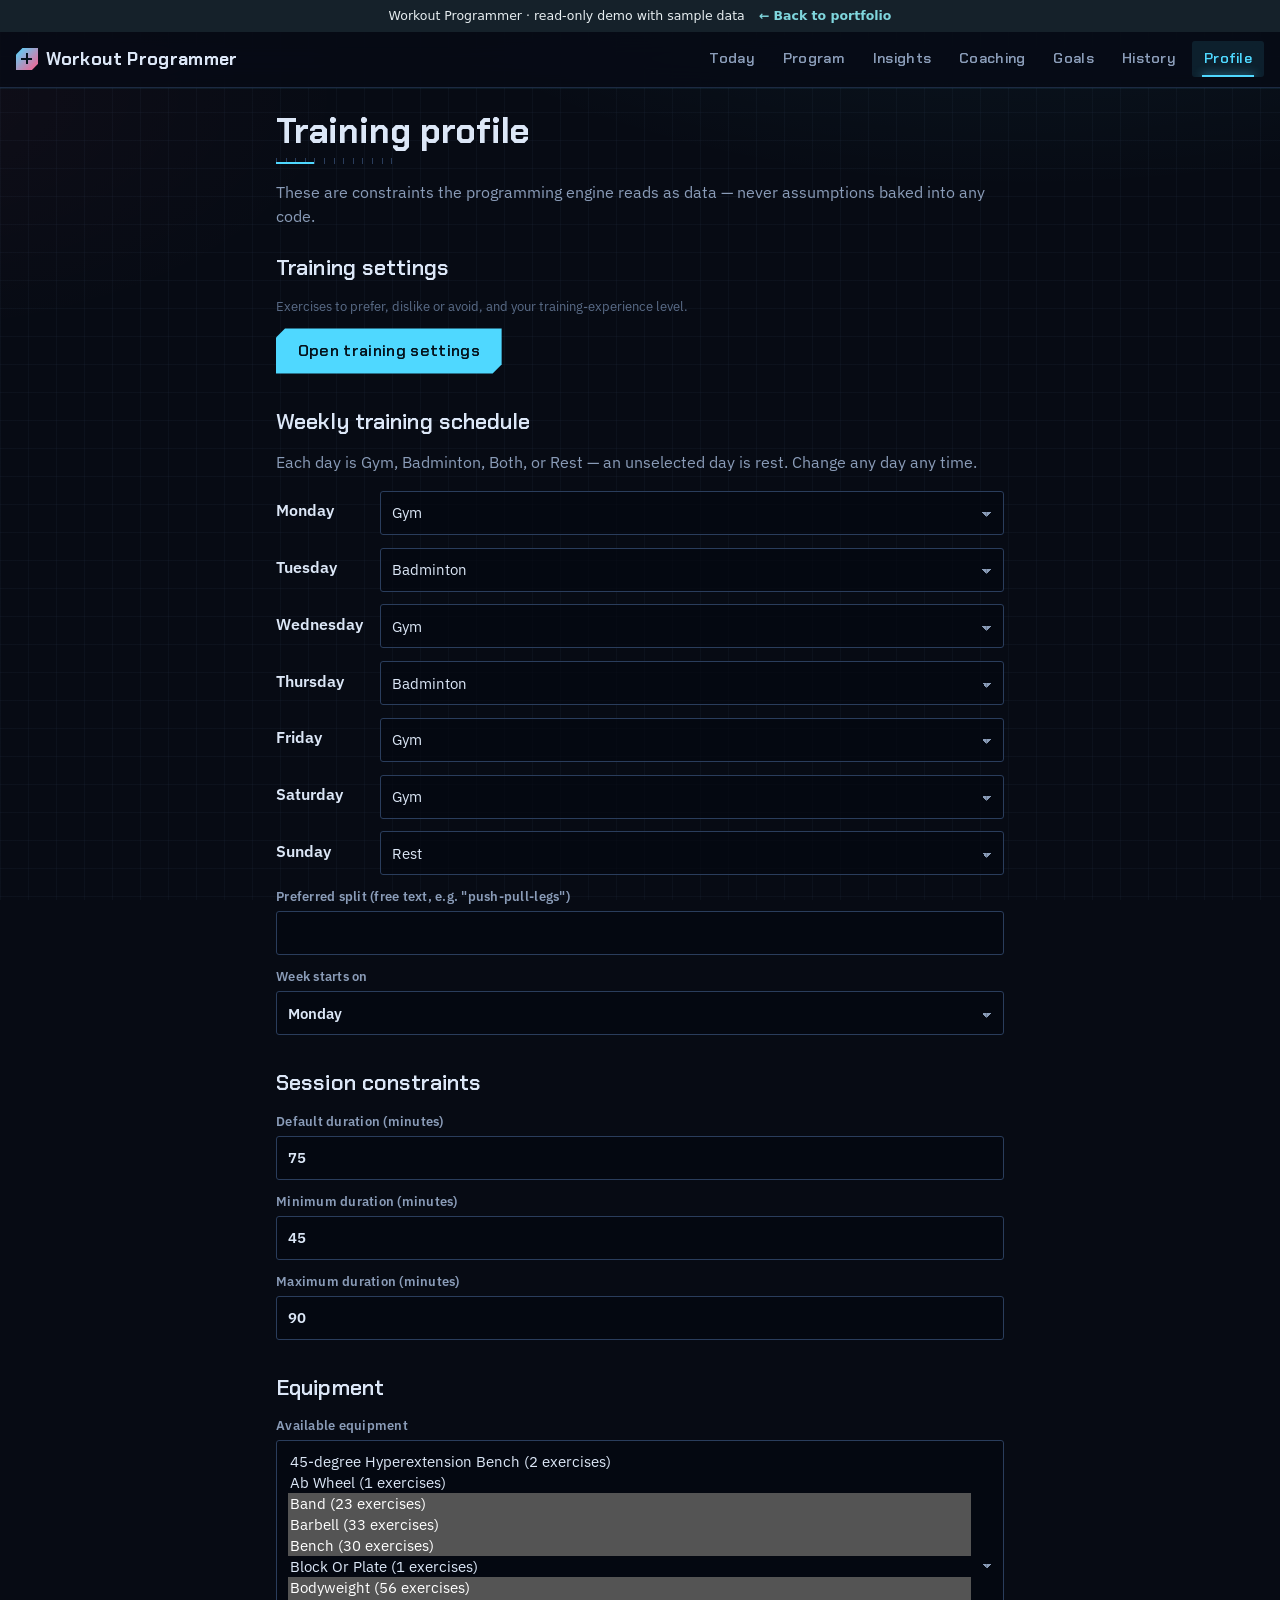
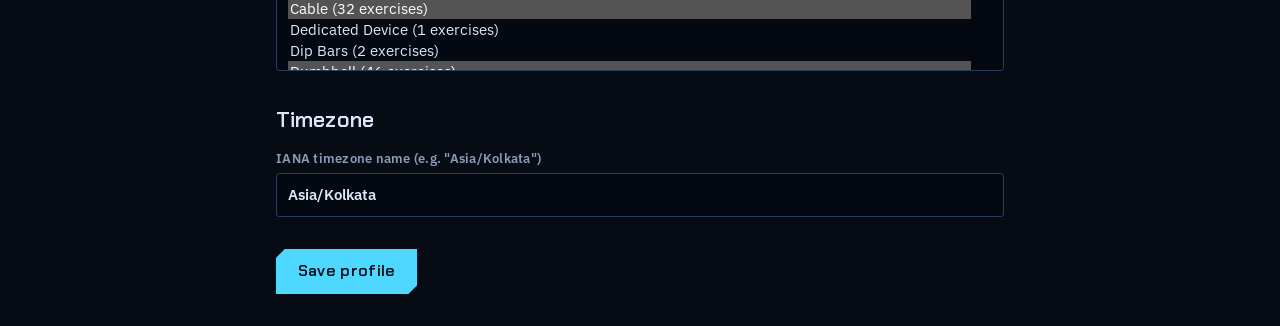
<file: demos/workout/profile.html>
<!doctype html>
<html lang="en">
<head><link rel="stylesheet" href="demo-bar.css"><script src="demo-data.js"></script><script src="demo-shim.js"></script>
  <meta charset="utf-8" />
  <meta name="viewport" content="width=device-width, initial-scale=1" />
  <title>Profile - Workout Programmer</title>
  <link rel="stylesheet" href="style.css" />
</head>
<body><div id="demo-bar"><span class="lg">Workout Programmer · read-only demo with sample data</span><span class="sm">Demo · sample data</span><a href="../../index.html"><span class="lg">← Back to portfolio</span><span class="sm">← Portfolio</span></a></div>
  <a class="skip-link" href="#main-content">Skip to content</a>
  <header id="app-header" class="app-header"></header>

  <main id="main-content">
    <h1>Training profile</h1>
    <p class="muted">These are constraints the programming engine reads as data — never assumptions baked into any code.</p>

    <section>
      <h2>Training settings</h2>
      <p class="faint">Exercises to prefer, dislike or avoid, and your training-experience level.</p>
      <a class="btn" href="coaching-settings.html">Open training settings</a>
    </section>

    <form id="profile-form">
      <section>
        <h2>Weekly training schedule</h2>
        <p class="muted">Each day is Gym, Badminton, Both, or Rest — an unselected day is rest. Change any day any time.</p>
        <div id="daily-activity-list" class="day-list"></div>
        <label>Preferred split (free text, e.g. "push-pull-legs")
          <input id="preferred-split" type="text" />
        </label>
        <label>Week starts on
          <select id="week-start-day"></select>
        </label>
      </section>

      <section>
        <h2>Session constraints</h2>
        <label>Default duration (minutes)
          <input id="default-duration" type="number" min="0" value="60" />
        </label>
        <label>Minimum duration (minutes)
          <input id="min-duration" type="number" min="0" value="30" />
        </label>
        <label>Maximum duration (minutes)
          <input id="max-duration" type="number" min="0" value="90" />
        </label>
        <div id="duration-error" class="field-error" role="alert"></div>
      </section>

      <section>
        <h2>Equipment</h2>
        <label>Available equipment
          <select id="equipment" multiple size="10"></select>
        </label>
      </section>

      <section>
        <h2>Timezone</h2>
        <label>IANA timezone name (e.g. "Asia/Kolkata")
          <input id="timezone" type="text" required />
        </label>
      </section>

      <div class="btn-row">
        <button type="submit">Save profile</button>
      </div>
      <div id="save-status"></div>
    </form>
  </main>

  <script src="app.js"></script>
  <script>
    renderAppHeader('profile.html');

    const WEEKDAYS = ['monday', 'tuesday', 'wednesday', 'thursday', 'friday', 'saturday', 'sunday'];
    const DAILY_ACTIVITY_OPTIONS = [
      { value: 'gym', text: 'Gym' },
      { value: 'badminton', text: 'Badminton' },
      { value: 'both', text: 'Both' },
      { value: 'unselected', text: 'Rest' },
    ];

    // Blueprint Picker/Daily Activity spec §5/§6: one Gym/Badminton/Both/
    // Rest state per weekday, replacing the old separate "Training days"
    // multi-select + free-text "Recurring activities" list. Derived the
    // same way the backend derives it (src/lib/dailyActivity.ts) — gym =
    // training_days membership, badminton = a 'badminton'-typed
    // other_activity_schedule entry for that day, both = both, otherwise
    // rest — kept client-side since the full profile (which already has
    // both underlying arrays) is already loaded here.
    let dailyActivities = WEEKDAYS.map((weekday) => ({ weekday, activity: 'unselected' }));
    // Any non-badminton recurring activity (e.g. a custom "hiking" entry)
    // is not part of this Gym/Badminton/Both/Rest model and has no editor
    // here, but must never be silently dropped on Save (spec §5: "do not
    // delete old data") — carried through untouched.
    let preservedNonBadmintonActivities = [];

    function deriveDailyActivities(trainingDays, otherActivitySchedule) {
      return WEEKDAYS.map((weekday) => {
        const gym = trainingDays.includes(weekday);
        const badminton = otherActivitySchedule.some((a) => a.day === weekday && a.activity_type === 'badminton');
        const activity = gym && badminton ? 'both' : gym ? 'gym' : badminton ? 'badminton' : 'unselected';
        return { weekday, activity };
      });
    }

    function formatEquipmentLabel(id) {
      return id.replace(/(^|\s)\w/g, (m) => m.toUpperCase());
    }

    function renderDailyActivities() {
      const container = document.getElementById('daily-activity-list');
      container.innerHTML = '';
      dailyActivities.forEach((entry) => {
        const row = el('div', { class: 'day-list-row daily-activity-row' });
        row.appendChild(el('span', { class: 'day-label', text: formatWeekday(entry.weekday) }));
        const select = el('select', { 'aria-label': `${formatWeekday(entry.weekday)} activity` },
          DAILY_ACTIVITY_OPTIONS.map((opt) => el('option', { value: opt.value, text: opt.text, ...(entry.activity === opt.value ? { selected: 'selected' } : {}) }))
        );
        select.addEventListener('change', () => { entry.activity = select.value; });
        row.appendChild(select);
        container.appendChild(row);
      });
    }

    async function loadEquipmentOptions() {
      const equipment = await api('/api/blueprint/equipment');
      const select = document.getElementById('equipment');
      for (const e of equipment) select.appendChild(el('option', { value: e.id, text: `${formatEquipmentLabel(e.id)} (${e.exerciseCount} exercises)` }));
    }

    function loadDayOptions() {
      const weekStart = document.getElementById('week-start-day');
      for (const d of WEEKDAYS) weekStart.appendChild(el('option', { value: d, text: formatWeekday(d) }));
      weekStart.value = 'monday';
      renderDailyActivities();
    }

    // Notes on an existing badminton day are carried forward on Save
    // (spec §5: do not delete old data) even though this trimmed UI has
    // no notes field of its own — keyed by weekday so a day that stays
    // badminton/both keeps whatever notes it already had.
    let originalBadmintonNotesByDay = {};

    async function loadProfile() {
      const profile = await api('/api/training-profile');
      if (!profile) {
        document.getElementById('timezone').value = Intl.DateTimeFormat().resolvedOptions().timeZone;
        return;
      }
      document.getElementById('timezone').value = profile.timezone;
      document.getElementById('week-start-day').value = profile.week_start_day;
      document.getElementById('preferred-split').value = profile.preferred_split || '';
      document.getElementById('default-duration').value = profile.default_session_duration_minutes;
      document.getElementById('min-duration').value = profile.minimum_session_duration_minutes;
      document.getElementById('max-duration').value = profile.maximum_session_duration_minutes;
      for (const opt of document.getElementById('equipment').options) opt.selected = profile.available_equipment.includes(opt.value);

      dailyActivities = deriveDailyActivities(profile.training_days, profile.other_activity_schedule);
      preservedNonBadmintonActivities = profile.other_activity_schedule.filter((a) => a.activity_type !== 'badminton').map((a) => ({ ...a }));
      originalBadmintonNotesByDay = {};
      for (const a of profile.other_activity_schedule) {
        if (a.activity_type === 'badminton') originalBadmintonNotesByDay[a.day] = a.notes ?? null;
      }
      renderDailyActivities();
    }

    function validateDurations() {
      const min = Number(document.getElementById('min-duration').value);
      const def = Number(document.getElementById('default-duration').value);
      const max = Number(document.getElementById('max-duration').value);
      const errorEl = document.getElementById('duration-error');
      const invalid = !(min <= def && def <= max);
      errorEl.textContent = invalid ? 'Minimum duration must be ≤ default duration ≤ maximum duration.' : '';
      for (const id of ['min-duration', 'default-duration', 'max-duration']) {
        document.getElementById(id).classList.toggle('field-invalid', invalid);
      }
      return !invalid;
    }
    for (const id of ['min-duration', 'default-duration', 'max-duration']) {
      document.getElementById(id).addEventListener('input', validateDurations);
    }

    document.getElementById('profile-form').addEventListener('submit', async (e) => {
      e.preventDefault();
      if (!validateDurations()) return; // spec §39: do not submit; inline error already shown

      const training_days = dailyActivities.filter((d) => d.activity === 'gym' || d.activity === 'both').map((d) => d.weekday);
      const badmintonEntries = dailyActivities
        .filter((d) => d.activity === 'badminton' || d.activity === 'both')
        .map((d) => ({ day: d.weekday, activity_type: 'badminton', notes: originalBadmintonNotesByDay[d.weekday] ?? null }));
      const other_activity_schedule = [...preservedNonBadmintonActivities, ...badmintonEntries];
      const available_equipment = [...document.getElementById('equipment').selectedOptions].map((o) => o.value);
      const button = e.target.querySelector('button[type="submit"]');
      const statusEl = document.getElementById('save-status');
      try {
        await withSaving(button, statusEl, () => api('/api/training-profile', {
          method: 'PUT',
          body: {
            timezone: document.getElementById('timezone').value,
            week_start_day: document.getElementById('week-start-day').value,
            training_days,
            preferred_split: document.getElementById('preferred-split').value || null,
            default_session_duration_minutes: Number(document.getElementById('default-duration').value),
            minimum_session_duration_minutes: Number(document.getElementById('min-duration').value),
            maximum_session_duration_minutes: Number(document.getElementById('max-duration').value),
            available_equipment,
            other_activity_schedule,
          },
        }), 'Profile saved.');
        // spec §50: invalidate + reload anything that depends on this — the
        // next visit to Program/Today will naturally re-fetch (no manual
        // refresh needed since those pages always load fresh on entry).
      } catch (err) {
        // entered values are preserved — form untouched on failure (spec §61)
      }
    });

    loadDayOptions();
    loadEquipmentOptions().then(loadProfile);
  </script>
</body>
</html>
</file>
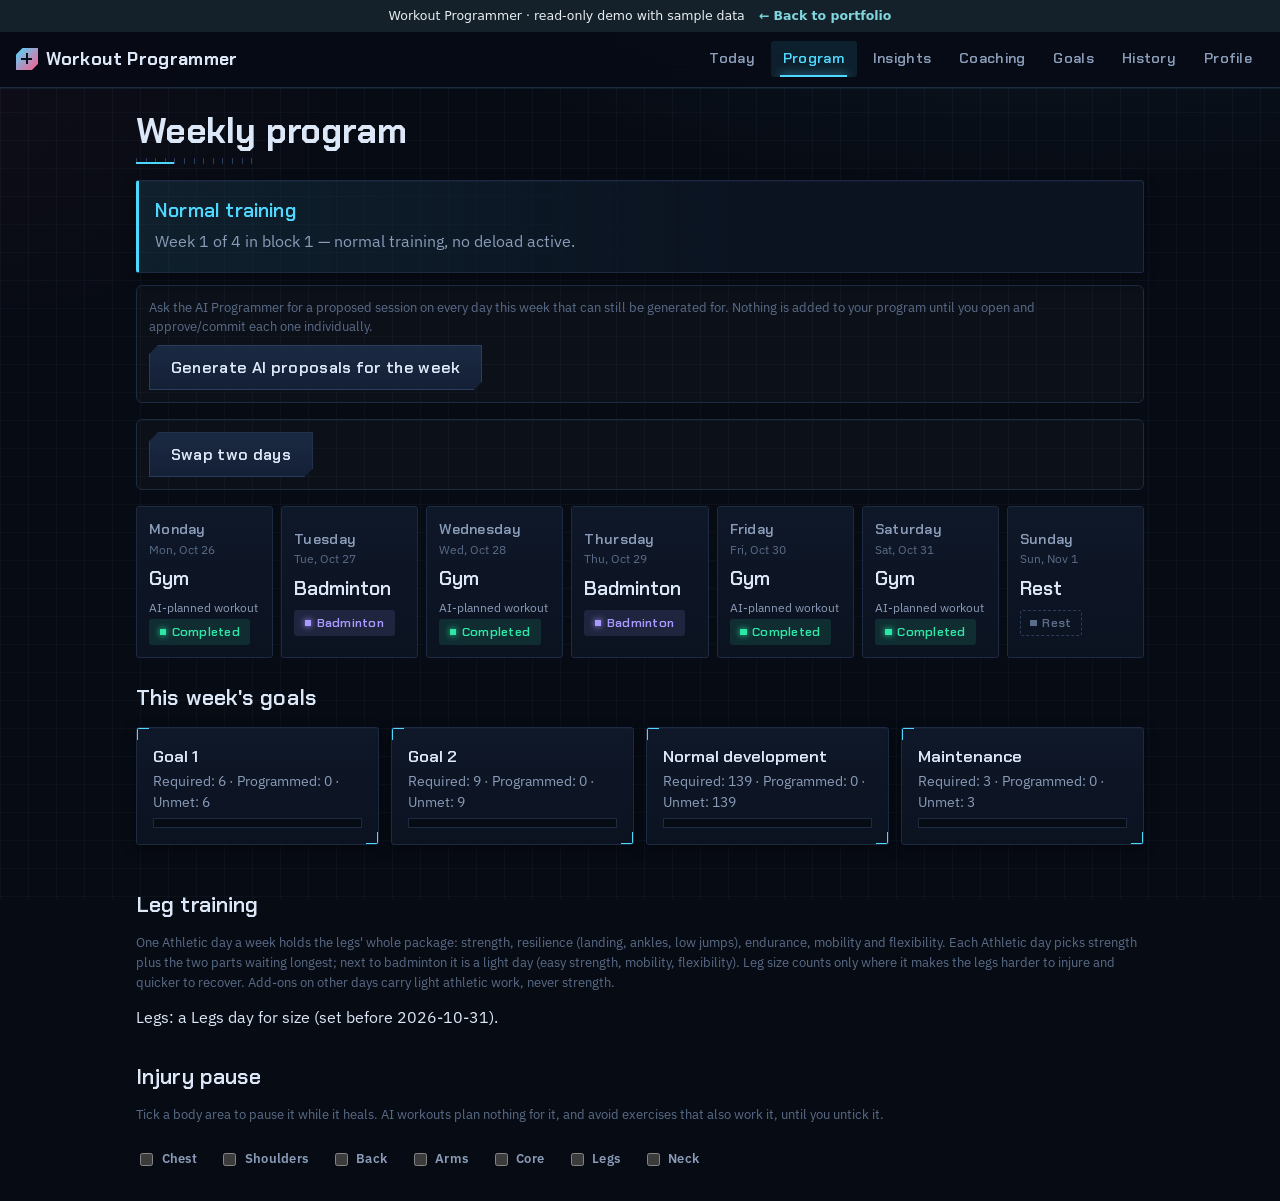
<file: demos/workout/program.html>
<!doctype html>
<html lang="en">
<head><link rel="stylesheet" href="demo-bar.css"><script src="demo-data.js"></script><script src="demo-shim.js"></script>
  <meta charset="utf-8" />
  <meta name="viewport" content="width=device-width, initial-scale=1" />
  <title>Program - Workout Programmer</title>
  <link rel="stylesheet" href="style.css" />
</head>
<body><div id="demo-bar"><span class="lg">Workout Programmer · read-only demo with sample data</span><span class="sm">Demo · sample data</span><a href="../../index.html"><span class="lg">← Back to portfolio</span><span class="sm">← Portfolio</span></a></div>
  <a class="skip-link" href="#main-content">Skip to content</a>
  <header id="app-header" class="app-header"></header>

  <main class="wide" id="main-content">
    <h1>Weekly program</h1>
    <div id="state-banner"></div>
    <div id="week-container"></div>

    <section>
      <h2>This week's goals</h2>
      <div id="goal-summary"></div>
    </section>

    <section>
      <h2>Leg training</h2>
      <p class="faint">One Athletic day a week holds the legs' whole package: strength, resilience (landing, ankles, low jumps), endurance, mobility and flexibility. Each Athletic day picks strength plus the two parts waiting longest; next to badminton it is a light day (easy strength, mobility, flexibility). Leg size counts only where it makes the legs harder to injure and quicker to recover. Add-ons on other days carry light athletic work, never strength.</p>
      <div id="leg-training"></div>
    </section>

    <section>
      <h2>Injury pause</h2>
      <p class="faint">Tick a body area to pause it while it heals. AI workouts plan nothing for it, and avoid exercises that also work it, until you untick it.</p>
      <div id="injury-pauses"></div>
    </section>
  </main>

  <div id="day-modal-root"></div>

  <script src="app.js"></script>
  <script>
    renderAppHeader('program.html');

    let weekData = null;
    let lastFocusedEl = null;

    // Coaching Depth data contract §1: the periodization fetch is
    // INDEPENDENT of the week fetch — its own try/catch, never awaited by
    // loadWeek(), so a periodization failure/404 can never block the
    // weekly plan itself from rendering (spec §8). `periodizationData`
    // stays `null` (the state banner's own fallback) whenever it hasn't
    // loaded yet or the fetch failed.
    let periodizationData = null;

    // AI Programmer Discovery/Rehydration spec §5: incremented every
    // time a day's modal opens or closes, so an in-flight AI proposal
    // discovery request started for one modal can tell — when it
    // eventually resolves — whether IT is still the current modal or has
    // been superseded (modal closed, or a different day opened). Bumping
    // this on both open and close means a discovery started for day A
    // can never be mistaken for still-current after the modal was closed
    // entirely, not only after switching to a different day.
    let currentModalToken = 0;

    /** Bumps and returns the new `currentModalToken` — called from
     * `openDayModal` (a day just opened) and `closeDayModal` (the modal
     * just closed), so both events invalidate any request token
     * captured by a now-superseded `buildAiProposalSection` closure. */
    function bumpModalToken() {
      currentModalToken += 1;
      return currentModalToken;
    }

    /** True only if `token` (a value `bumpModalToken()` returned
     * earlier) is still the live token — i.e. the modal that requested
     * it is still open and still showing the same day. A pure,
     * side-effect-free check, deliberately kept separate from any DOM
     * code so it can be tested directly. */
    function isModalTokenCurrent(token) {
      return token === currentModalToken;
    }

    // AI Programmer Proposal Review UI: id -> display-name catalogs,
    // fetched once at page load, used only to resolve an AI proposal's
    // raw exerciseId/targetId to a real Blueprint name (see
    // buildAiExerciseCard below). A fetch failure here never blocks the
    // page — names simply fall back to their raw id.
    let blueprintExerciseNamesById = new Map();
    let blueprintTargetNamesById = new Map();
    let blueprintFunctionalGoalNamesById = new Map();

    async function loadAiNameCatalogs() {
      try {
        const [exercises, targets, functionalGoals] = await Promise.all([
          api('/api/blueprint/exercises'),
          api('/api/blueprint/targets'),
          api('/api/blueprint/functional-goals'),
        ]);
        blueprintExerciseNamesById = new Map(exercises.map((e) => [e.id, e.name]));
        blueprintTargetNamesById = new Map(targets.map((t) => [t.id, t.name]));
        blueprintFunctionalGoalNamesById = new Map(functionalGoals.map((g) => [g.id, g.name]));
      } catch {
        // Names fall back to raw ids (resolveExerciseDisplayName /
        // resolveTargetDisplayName below) — never blocks the page.
      }
    }

    function resolveExerciseDisplayName(exerciseId) {
      return blueprintExerciseNamesById.get(exerciseId) || exerciseId;
    }

    function resolveTargetDisplayName(targetType, targetId) {
      const map = targetType === 'functional_goal' ? blueprintFunctionalGoalNamesById : blueprintTargetNamesById;
      return map.get(targetId) || targetId;
    }

    // Blueprint Picker/Daily Activity spec §11: Gym/Badminton/Both/Rest,
    // matching the same labels used on the Profile page's weekly
    // schedule editor.
    const DAILY_ACTIVITY_OPTIONS = [
      { value: 'gym', text: 'Gym' },
      { value: 'badminton', text: 'Badminton' },
      { value: 'both', text: 'Both' },
      { value: 'unselected', text: 'Rest / clear' },
    ];
    function formatDailyActivity(activity) {
      if (activity === 'other') return 'Other';
      return (DAILY_ACTIVITY_OPTIONS.find((o) => o.value === activity) || {}).text || activity;
    }

    const NORMAL_STATE_FALLBACK = 'You are currently in a normal training state.';

    async function loadWeek() {
      const container = document.getElementById('week-container');
      showLoading(container, 'Loading weekly program…');
      showLoading(document.getElementById('state-banner'), 'Loading training state…');
      loadPeriodization(); // fire-and-forget here — its own try/catch below, never blocks the week fetch
      try {
        weekData = await api('/api/programming/week');
        renderWeek();
      } catch (err) {
        showError(container, "We couldn't load your weekly program.", loadWeek);
        showEmpty(document.getElementById('goal-summary'), 'Not enough information yet.');
      }
    }

    /** Coaching Depth data contract §1: loads GET /periodization
     * independently of loadWeek's own /week fetch and renders the state
     * banner as soon as it resolves (success or failure) — a failure
     * degrades `periodizationData` to null (the banner's normal-state
     * fallback) rather than surfacing an error or blocking anything
     * else on the page (spec §8). */
    async function loadPeriodization() {
      try {
        periodizationData = await api('/api/programming/periodization');
      } catch {
        periodizationData = null;
      }
      renderStateBanner();
    }

    /** The plain-language training-state banner (spec §4.2.A/§6): always
     * renders SOMETHING — the backend's own verbatim `explanation`
     * string when periodization data is available, or the exact
     * required fallback sentence when it isn't — never a blank area and
     * never `blockKind`/`reactiveTriggerStatus`/`specializationTargetId`
     * (spec §4.2.A "never expose in the default view"). */
    function buildStateBanner() {
      const wrap = el('div', { class: 'card state-banner' });
      if (!periodizationData) {
        wrap.appendChild(el('div', { class: 'card-title', text: 'Normal training' }));
        wrap.appendChild(el('p', { class: 'muted', text: NORMAL_STATE_FALLBACK, style: 'margin:0' }));
        return wrap;
      }
      wrap.appendChild(el('div', { class: 'card-title', text: formatDeloadReason(periodizationData.deloadReason) }));
      wrap.appendChild(el('p', { class: 'muted', text: periodizationData.explanation || NORMAL_STATE_FALLBACK, style: 'margin:0 0 0.2rem' }));
      if (periodizationData.deloadEndDate) {
        wrap.appendChild(el('p', { class: 'faint', text: `Expected through ${formatDate(periodizationData.deloadEndDate)}`, style: 'margin:0' }));
      }
      return wrap;
    }

    function renderStateBanner() {
      const container = document.getElementById('state-banner');
      container.innerHTML = '';
      container.appendChild(buildStateBanner());
    }

    function renderWeek() {
      const container = document.getElementById('week-container');
      container.innerHTML = '';
      const hasAnyGymDay = weekData.days.some((d) => d.type === 'gym');
      if (!hasAnyGymDay) {
        const cta = el('a', { class: 'btn', href: 'profile.html', text: 'Set up training profile' });
        showEmpty(
          container,
          'A weekly program cannot be generated yet. Complete your training profile and add your goals.',
          cta
        );
        renderGoalSummary();
        return;
      }

      container.appendChild(buildGenerateWeekControl());
      container.appendChild(buildSwapControl());

      const grid = el('div', { class: 'week-grid' });
      for (const day of weekData.days) grid.appendChild(buildDayCard(day));
      container.appendChild(grid);
      renderGoalSummary();
    }

    /** Generates an AI workout proposal for every eligible day of the
     * current week in one action, instead of opening each day's modal
     * and clicking "Generate" seven times. This is pure orchestration
     * over the SAME single-day endpoint (POST /generate-session) and the
     * SAME discovery endpoint (GET /proposals/latest) the per-day
     * "AI Workout Proposal" section (buildAiProposalSection) already
     * uses — it never invents a batch-generation endpoint or a second
     * eligibility rule. Requests run sequentially (never in parallel) so
     * this never bursts N simultaneous requests at the AI provider.
     *
     * Eligibility mirrors buildAiProposalSection exactly: a day already
     * showing a completed/in_progress workout is skipped without a
     * network call (the same `locked` check that section uses), and a
     * day whose discovery finds an existing proposal that
     * `aiProposalActionsFor` says is not currently generatable (pending,
     * approved, or committed) is skipped rather than sent to
     * generate-session, where it would only fail with
     * AI_PROPOSAL_ALREADY_PENDING. Every proposal this creates is still
     * just a proposal — nothing is added to the program until the user
     * opens that day and explicitly approves + commits it, exactly like
     * the single-day flow. */
    function buildGenerateWeekControl() {
      // Explicit week generation (2026-10-01): when the backend reports a
      // `generation` state, generation is the backend's own week action —
      // render that instead. Without it (legacy mode) this control is
      // exactly as before.
      if (weekData.generation) return buildWeekGenerationControl(weekData.generation);
      const section = el('div', { class: 'change-activity', style: 'margin-bottom:1rem' });
      const statusEl = el('div');
      const resultsEl = el('div');
      let inFlight = false;

      section.appendChild(el('p', { class: 'faint', text: 'Ask the AI Programmer for a proposed session on every day this week that can still be generated for. Nothing is added to your program until you open and approve/commit each one individually.', style: 'margin:0 0 0.5rem' }));

      const btn = createButton({ label: 'Generate AI proposals for the week', variant: 'secondary', onClick: onGenerateWeek });
      section.appendChild(btn);
      section.appendChild(statusEl);
      section.appendChild(resultsEl);

      function renderResults(outcomes) {
        resultsEl.innerHTML = '';
        if (outcomes.length === 0) return;
        const generated = outcomes.filter((o) => o.outcome === 'generated').length;
        const skipped = outcomes.filter((o) => o.outcome === 'skipped').length;
        const failed = outcomes.filter((o) => o.outcome === 'failed').length;
        resultsEl.appendChild(el('p', { class: 'muted', text: `${generated} generated, ${skipped} skipped, ${failed} failed.`, style: 'margin:0.5rem 0 0.3rem' }));
        for (const o of outcomes) {
          resultsEl.appendChild(el('p', { class: 'faint', text: `${formatWeekday(o.day.weekday)} (${formatDate(o.day.date)}): ${o.detail}`, style: 'margin:0.15rem 0' }));
        }
      }

      async function onGenerateWeek() {
        if (inFlight) return;
        inFlight = true;
        btn.disabled = true;
        resultsEl.innerHTML = '';
        const days = weekData.days;
        const outcomes = [];

        for (let i = 0; i < days.length; i++) {
          const day = days[i];
          const progress = `(${i + 1} of ${days.length})`;

          // Same locked check buildAiProposalSection uses — a day with a
          // completed/in-progress workout is never editable, so there is
          // no need to even ask the backend.
          if (day.status === 'completed' || day.status === 'in_progress') {
            outcomes.push({ day, outcome: 'skipped', detail: `Already has a ${formatSessionType(day.status).toLowerCase()} workout.` });
            continue;
          }

          // Week-batch eligibility fix (2026-09-28): a day that isn't a
          // real gym/both training day (rest, badminton) has no business
          // being sent to generate-session at all — the single-day
          // "AI Workout Proposal" section never offers Generate for a
          // non-gym day either (see its own `day.type !== 'gym'` guard),
          // so this reuses the SAME existing field (never a second
          // source of truth) to skip it here too, before ever calling
          // the backend.
          if (day.type !== 'gym') {
            outcomes.push({ day, outcome: 'skipped', detail: 'Not a gym training day.' });
            continue;
          }

          // Week-batch eligibility fix (2026-09-28): a gym day with no
          // decided session purpose (day.sessionPurpose === null — either
          // its own deterministic plan was deleted, or the week's
          // schedule changed since the plan was generated) makes
          // generate-session build its context with sessionPurpose: null,
          // which makes EVERY target "eligible" regardless of real
          // compatibility (programmerContextBuilder.ts's own
          // `eligibleForThisSession` rule) — a structural adequacy trap
          // whenever active goals span incompatible muscle groups, not a
          // model mistake. The single-day flow's own purpose picker
          // exists exactly to let the user resolve this explicitly; the
          // week-batch has no such picker, so it skips instead of
          // guessing or silently sending an unscoped request.
          if (!day.sessionPurpose) {
            outcomes.push({ day, outcome: 'skipped', detail: 'No session purpose set — open this day and choose a specific purpose (Push, Pull, Legs, or Upper).' });
            continue;
          }

          showInlineStatus(statusEl, 'saving', `Checking ${formatWeekday(day.weekday)} ${progress}…`);
          let existing = null;
          try {
            const result = await aiApi(`/api/ai-programmer/proposals/latest?targetDate=${encodeURIComponent(day.date)}`);
            existing = result.found ? result : null;
          } catch (err) {
            outcomes.push({ day, outcome: 'failed', detail: err.message });
            continue;
          }

          // aiProposalActionsFor is the single source of truth (app.js)
          // for which status allows a fresh Generate — reused here
          // unchanged, never re-derived, exactly like the per-day
          // section does.
          if (!aiProposalActionsFor(existing ? existing.status : null).canGenerate) {
            outcomes.push({ day, outcome: 'skipped', detail: 'Already has an active AI proposal — open this day to review it.' });
            continue;
          }

          showInlineStatus(statusEl, 'saving', `Generating ${formatWeekday(day.weekday)} ${progress}…`);
          try {
            await aiApi('/api/ai-programmer/generate-session', { method: 'POST', body: { targetDate: day.date } });
            outcomes.push({ day, outcome: 'generated', detail: 'Proposal ready — open this day to review it.' });
          } catch (err) {
            // Same-context retry gate: the backend refused without a paid
            // AI call. The batch never sends the override itself — retrying
            // anyway is an explicit per-day choice.
            if (err.code === 'AI_GENERATION_PREVIOUSLY_FAILED') {
              outcomes.push({ day, outcome: 'skipped', detail: 'Already failed the quality checks with the same inputs, so it was not sent to the AI again — open this day to try again anyway.' });
            } else {
              outcomes.push({ day, outcome: 'failed', detail: err.message });
            }
          }
        }

        inFlight = false;
        btn.disabled = false;
        showInlineStatus(statusEl, null, null);
        renderResults(outcomes);
      }

      return section;
    }

    /** Explicit week generation (2026-10-01): one action — POST
     * /api/ai-programmer/generate-week — and a display of the backend's own
     * `generation` state from GET /week (weekGenerationView in app.js maps
     * it to text; nothing is decided here). The run happens on the server
     * in the background; while the backend says "generating", this re-reads
     * GET /week every few seconds and re-renders from that response, and
     * stops as soon as it says anything else. Each day's proposal is still
     * reviewed, approved and committed in that day's own panel, exactly as
     * before — this never shows or edits a second copy of the workouts. */
    let weekGenerationRefreshTimer = null;
    const WEEK_GENERATION_REFRESH_MS = 4000;

    async function refreshWeekGenerationState() {
      weekGenerationRefreshTimer = null;
      try {
        weekData = await api('/api/programming/week');
        renderWeek();
      } catch {
        scheduleWeekGenerationRefresh(); // transient read failure: keep following the run
      }
    }

    function scheduleWeekGenerationRefresh() {
      if (weekGenerationRefreshTimer) return; // one pending refresh at a time
      weekGenerationRefreshTimer = setTimeout(refreshWeekGenerationState, WEEK_GENERATION_REFRESH_MS);
    }

    function buildWeekGenerationControl(generation) {
      const view = weekGenerationView(generation);
      const section = el('div', { class: 'change-activity week-generation', style: 'margin-bottom:1rem' });
      section.appendChild(el('p', { class: 'muted', text: view.headline, style: 'margin:0 0 0.4rem' }));

      if (view.notice) {
        const notice = view.retryAfter ? `${view.notice} You can try again after ${formatTimestamp(view.retryAfter)}.` : view.notice;
        section.appendChild(el('p', { class: 'faint', text: notice, style: 'margin:0 0 0.5rem' }));
      }

      const statusEl = el('div');
      let inFlight = false;
      const btn = createButton({
        label: view.isGenerating ? 'Generating…' : "Generate this week's AI sessions",
        variant: 'secondary',
        disabled: !view.canStart,
        onClick: onStart,
      });
      section.appendChild(btn);
      section.appendChild(statusEl);

      if (view.days.length > 0) {
        const list = el('div', { class: 'week-generation-days', style: 'margin-top:0.6rem' });
        for (const d of view.days) {
          const purpose = d.purpose ? ` · ${capitalize(d.purpose)}` : '';
          const row = el('div', { style: 'display:flex;align-items:center;gap:0.5rem;margin:0.2rem 0;flex-wrap:wrap' });
          row.appendChild(el('span', { class: 'faint', text: `${formatDate(d.date)}${purpose}` }));
          row.appendChild(el('span', { class: `badge badge-${d.tone}`, text: d.label }));
          list.appendChild(row);
        }
        section.appendChild(list);
        section.appendChild(el('p', { class: 'faint', text: 'Nothing is added to your program until you open a day and approve and commit its proposal.', style: 'margin:0.5rem 0 0' }));
      }

      if (view.isGenerating) scheduleWeekGenerationRefresh();

      async function onStart() {
        if (inFlight || !view.canStart) return;
        inFlight = true;
        btn.disabled = true;
        showInlineStatus(statusEl, 'saving', 'Starting…');
        try {
          await aiApi('/api/ai-programmer/generate-week', { method: 'POST', body: { weekStart: weekData.weekStart } });
        } catch (err) {
          showInlineStatus(statusEl, 'error', err.message);
          // Re-read the backend's state (e.g. a backoff's retry time) and keep the button
          // as the backend allows, without hiding the message.
          try {
            weekData = await api('/api/programming/week');
            btn.disabled = !weekGenerationView(weekData.generation).canStart;
          } catch {
            btn.disabled = !view.canStart;
          }
          inFlight = false;
          return;
        }
        await refreshWeekGenerationState();
      }

      return section;
    }

    /** Two-day schedule swap — a purely deterministic scheduling
     * operation (POST /api/programming/week/swap), independent of AI
     * generation/reconciliation: it exchanges two dates' complete
     * planned-day assignment (activity, program/session assignment,
     * planned session identity, day-specific schedule metadata) without
     * ever calling the planner or the LLM, and never creates workout
     * sessions/exercises — see src/engine/scheduleOperations.ts's
     * swapDayActivities for the full contract this control exposes.
     * Rebuilt fresh every renderWeek() call so its two day pickers
     * always reflect the current week's real days/activities. */
    function buildSwapControl() {
      const section = el('div', { class: 'change-activity', style: 'margin-bottom:1rem' });
      const statusEl = el('div');
      let open = false;

      function dayLabel(day) {
        const purpose = day.type === 'gym' ? (day.sessionPurpose ? formatSessionType(day.sessionPurpose) : 'Gym') : formatSessionType(day.type);
        return `${formatWeekday(day.weekday)} (${formatDate(day.date)}) — ${purpose}`;
      }

      function buildPanel() {
        const daySelectA = el('select', { 'aria-label': 'First day to swap' },
          weekData.days.map((d) => el('option', { value: d.weekday, text: dayLabel(d) }))
        );
        const daySelectB = el('select', { 'aria-label': 'Second day to swap' },
          weekData.days.map((d, i) => el('option', { value: d.weekday, text: dayLabel(d), ...(i === 1 ? { selected: 'selected' } : {}) }))
        );

        const confirmBtn = createButton({
          label: 'Confirm swap',
          variant: 'secondary',
          onClick: async () => {
            if (daySelectA.value === daySelectB.value) {
              showInlineStatus(statusEl, 'error', 'Choose two different days to swap.');
              return;
            }
            try {
              await withSaving(
                confirmBtn,
                statusEl,
                () => api('/api/programming/week/swap', { method: 'POST', body: { dayA: daySelectA.value, dayB: daySelectB.value } }),
                `Swapped ${formatWeekday(daySelectA.value)} and ${formatWeekday(daySelectB.value)}.`
              );
              await loadWeek();
            } catch (err) {
              /* error already shown inline by withSaving; panel stays open, nothing else re-fetched */
            }
          },
        });
        const cancelBtn = createButton({
          label: 'Cancel',
          variant: 'secondary',
          onClick: () => {
            open = false;
            renderSection();
          },
        });

        section.innerHTML = '';
        section.appendChild(el('p', { class: 'faint', text: 'Swap the complete schedule between any two days this week — activity, planned session, and program assignment all move together. Completed or in-progress workouts are never moved.', style: 'margin:0 0 0.6rem' }));
        section.append(el('div', { class: 'btn-row' }, [daySelectA, el('span', { text: '↔' }), daySelectB, confirmBtn, cancelBtn]), statusEl);
      }

      function renderSection() {
        section.innerHTML = '';
        if (!open) {
          section.appendChild(createButton({
            label: 'Swap two days',
            variant: 'secondary',
            onClick: () => {
              open = true;
              renderSection();
            },
          }));
          return;
        }
        buildPanel();
      }

      renderSection();
      return section;
    }

    /** Part 9.5: the ONE status computation both the week-overview day
     * card and the day-detail modal header use — never two independent
     * derivations of the same real state. `day.status`/`day.type` are
     * already the single authoritative fields GET /week returns for
     * this. */
    function buildDayStatusBadge(day) {
      const statusWord = day.type === 'gym' ? day.status : day.type;
      const statusLabel = day.type === 'gym' ? formatSessionType(day.status) : formatSessionType(day.type);
      return createStatusBadge(statusWord, statusLabel);
    }

    function buildDayCard(day) {
      const isToday = day.date === todayIso();
      const btn = el('button', { class: 'week-day', type: 'button' });
      if (isToday) btn.setAttribute('aria-current', 'date');
      btn.setAttribute('aria-label', `${formatWeekday(day.weekday)} ${formatDate(day.date)} — ${day.type === 'gym' ? (day.sessionPurpose || 'gym') : formatSessionType(day.type)}`);

      const head = el('div', { class: 'wd-head' });
      head.appendChild(el('div', { class: 'wd-weekday', text: formatWeekday(day.weekday) }));
      head.appendChild(el('div', { class: 'wd-date', text: formatDate(day.date) }));
      const purposeText = day.type === 'gym' ? (day.sessionPurpose ? formatSessionType(day.sessionPurpose) : 'Gym') : formatSessionType(day.type);
      head.appendChild(
        el('div', { class: 'wd-purpose', text: day.activity === 'both' ? `${purposeText} + Badminton` : purposeText })
      );
      if (day.type === 'gym') {
        // Fix 8: a Gym day created via an AI proposal replacement has no
        // deterministic plannedWork to count — showing "0 exercises"
        // would falsely imply nothing is scheduled when a real planned
        // workout (day.plannedSession) already exists.
        // Final Actionable vs Historical Session Resolution Fixes §9/§10:
        // a selectionConflict (more than one active planned session for
        // this date) is flagged plainly here rather than silently shown
        // as a normal planned/AI-planned day.
        const meta = day.selectionConflict
          ? 'Needs review — ambiguous workout state'
          : day.plannedWork.length === 0 && day.plannedSession
          ? 'AI-planned workout'
          : `${day.plannedWork.length} exercise${day.plannedWork.length === 1 ? '' : 's'} · ${formatDuration(day.estimatedMinutes)}`;
        head.appendChild(el('div', { class: 'wd-meta', text: meta }));
      }
      if (day.otherNote) {
        head.appendChild(el('div', { class: 'wd-meta', text: day.type === 'gym' ? 'Note added' : 'Note added — open to read' }));
      }
      btn.appendChild(head);
      btn.appendChild(buildDayStatusBadge(day));

      btn.addEventListener('click', () => openDayModal(day, btn));
      return btn;
    }

    function openDayModal(day, triggerEl) {
      const modalToken = bumpModalToken();
      lastFocusedEl = triggerEl;
      const root = document.getElementById('day-modal-root');
      root.innerHTML = '';

      const panel = el('div', { class: 'modal-panel', role: 'dialog', 'aria-modal': 'true', 'aria-label': `${formatWeekday(day.weekday)} details` });
      const header = el('div', { class: 'modal-header' });
      const titleWrap = el('div');
      titleWrap.appendChild(el('div', { class: 'card-subtitle', text: formatDate(day.date, { weekday: 'long' }) }));
      const titleRow = el('div', { class: 'card-row', style: 'margin-top:0.1rem' }, [
        el('h2', { text: day.type === 'gym' ? formatSessionType(day.sessionPurpose || 'gym') : formatSessionType(day.type), style: 'margin:0' }),
        // Part 9.5: the exact same status badge the week-overview card
        // shows for this day — one status representation, seen at both
        // levels of the hierarchy, never a second derivation of it here.
        buildDayStatusBadge(day),
      ]);
      titleWrap.appendChild(titleRow);
      header.appendChild(titleWrap);
      const closeBtn = el('button', { class: 'modal-close', type: 'button', 'aria-label': 'Close' }, [document.createTextNode('×')]);
      closeBtn.addEventListener('click', closeDayModal);
      header.appendChild(closeBtn);
      panel.appendChild(header);

      // Part 6/7/9.3: this day's own information and actions are grouped
      // together, in one contiguous block, BEFORE the week-scoped
      // reconciliation block below — reconciliation is built here (so its
      // own discovery starts immediately, Fix AI Weekly Reconciliation
      // Review Finding 3) but its element is appended later, in its own
      // clearly separated "This week" section, never interleaved with
      // this-day content (Part 6's "don't mix scopes").
      const weekReconciliation = buildWeekReconciliationSection(day, modalToken);

      if (day.type === 'gym') {
        // Phase 7 (2026-09-24): this day's own detail content (planned
        // duration, plannedSession notice/preview/delete, exercises,
        // skipped work) — previously bare paragraphs/cards appended
        // directly to the modal panel with no visual boundary of their
        // own, unlike every sibling section below it. Wrapped in one
        // container now; exact same content and behavior, nothing
        // removed or reordered within it.
        const dayDetail = el('div', { class: 'day-detail-section' });
        panel.appendChild(dayDetail);

        dayDetail.appendChild(el('p', { class: 'faint', text: `Planned duration: ${formatDuration(day.estimatedMinutes)} of ${formatDuration(day.availableMinutes)} available` }));

        if (day.selectionConflict) {
          // Final Actionable vs Historical Session Resolution Fixes
          // §9/§10: more than one active planned session exists for
          // this date — show a clear recovery/error state rather than
          // opening an arbitrary one of them.
          dayDetail.appendChild(el('p', { class: 'muted', text: day.selectionConflict.message }));
          dayDetail.appendChild(el('p', { class: 'faint', text: `Conflicting session ids: ${day.selectionConflict.sessionIds.join(', ')}` }));
        } else if (day.plannedWork.length === 0 && day.plannedSession) {
          // Fix 8: a real planned workout exists (created via an AI
          // proposal replacement) but has no deterministic plannedWork
          // to list here — say so plainly, rather than showing "No
          // exercises were placed on this day," which would wrongly
          // imply nothing is scheduled.
          dayDetail.appendChild(el('p', { class: 'muted', text: 'This day\'s workout was created from an AI proposal.' }));
          const previewEl = el('div');
          dayDetail.appendChild(previewEl);
          const sessionActionsEl = el('div');
          const sessionStatusEl = el('div');
          dayDetail.append(sessionActionsEl, sessionStatusEl);
          // 2026-09-23 fix: previously the ONLY way to see what this
          // session actually contains was to open the full logger — a
          // real, reported point of confusion (a "planned workout
          // already exists" conflict elsewhere pointed at a session the
          // user had no way to preview without leaving the day view).
          // GET /api/workouts/:id already returns each exercise's real
          // prescription (target_sets/target_reps_*/target_rir_*), so a
          // lightweight read-only preview is rendered right here —
          // never a fabricated PlannedWorkItem (still no target_type/
          // target_id/classification to build one from), just name +
          // prescription, exactly what's genuinely available.
          buildCommittedSessionPreview(day.plannedSession.id, day.date, previewEl, modalToken);
          renderSessionActions(day, sessionActionsEl, sessionStatusEl, modalToken);
        } else if (day.plannedWork.length === 0) {
          dayDetail.appendChild(el('p', { class: 'muted', text: 'No exercises were placed on this day.' }));
        }
        // Part 9.4/9.3: exercises are read-only detail here — each one's
        // own rationale stays behind its existing "Why included" <details>
        // (buildExerciseDetailCard), progressive disclosure that was
        // already correct; nothing about the exercise cards themselves
        // changes in Phase 7.
        for (const item of day.plannedWork) {
          dayDetail.appendChild(buildExerciseDetailCard(item));
        }
        const planDeleteEl = el('div');
        const planDeleteStatusEl = el('div');
        dayDetail.append(planDeleteEl, planDeleteStatusEl);
        renderPlanDeleteAction(day, planDeleteEl, planDeleteStatusEl);
        if (day.skipped && day.skipped.length > 0) {
          dayDetail.appendChild(el('h3', { text: 'Unmet / dropped work' }));
          for (const s of day.skipped) {
            const card = createCard([
              el('div', { class: 'card-title', text: s.target_name || s.target_id }),
              el('div', { class: 'card-subtitle', text: s.friendly_reason || s.reason }),
            ]);
            dayDetail.appendChild(card);
          }
        }
      } else {
        panel.appendChild(el('p', { class: 'muted', text: `No gym session planned — ${formatSessionType(day.type).toLowerCase()} day.` }));
      }

      // This-day actions: changing today's activity and generating this
      // one day with AI are both scoped to exactly this date — grouped
      // together, directly under this day's own information above.
      panel.appendChild(buildChangeActivitySection(day, weekReconciliation));
      panel.appendChild(buildAiProposalSection(day, modalToken));

      // Week-scoped action, visually and structurally separated from
      // everything above: reconciling touches OTHER days too, so it gets
      // its own labeled section (see its own "This week —" heading)
      // rather than sitting between this day's own controls (Part 6/7's
      // explicit "don't mix scopes" requirement). Still hidden by
      // default (see buildWeekReconciliationSection) — this only fixes
      // WHERE it renders once shown, not when; the heading lives INSIDE
      // that same hidden element so it can never show up as an orphan
      // label with nothing revealed underneath it.
      panel.appendChild(weekReconciliation.element);

      const backdrop = el('div', { class: 'modal-backdrop' }, [panel]);
      backdrop.addEventListener('click', (e) => {
        if (e.target === backdrop) closeDayModal();
      });
      document.addEventListener('keydown', onModalKeydown);
      root.appendChild(backdrop);
      closeBtn.focus();
    }

    function onModalKeydown(e) {
      if (e.key === 'Escape') closeDayModal();
    }

    function closeDayModal() {
      bumpModalToken(); // invalidate any still-in-flight discovery request for the now-closed modal
      document.getElementById('day-modal-root').innerHTML = '';
      document.removeEventListener('keydown', onModalKeydown);
      if (lastFocusedEl) lastFocusedEl.focus();
    }

    // Current-Week Reconciliation Fix §9/§11/§12/§13: an obvious way to
    // change a single day's activity from the existing weekly program —
    // WITHOUT a full profile-form resubmission or "regenerate the whole
    // week" action, and WITHOUT touching the recurring Training Profile
    // default at all. This writes a scoped override for the current
    // week only (PUT /api/programming/week/days/:day/activity, not the
    // training-profile endpoint), so it never silently changes what the
    // Profile page shows as this weekday's normal default. The change
    // takes effect immediately server-side (/week always recomputes
    // live from profile + this week's overrides) — this only re-fetches
    // the week to reflect it. On failure, the panel stays open with the
    // error shown and nothing is re-fetched (spec §12: no partial UI
    // update).
    function buildChangeActivitySection(day, weekReconciliation) {
      const section = el('div', { class: 'change-activity' });
      section.appendChild(el('p', { class: 'faint', text: `Current activity: ${formatDailyActivity(day.activity)}`, style: 'margin:0 0 0.4rem' }));
      section.appendChild(el('p', { class: 'faint', text: 'This changes only the current week — your recurring Training Profile schedule is unchanged.', style: 'margin:0 0 0.6rem' }));

      // "Other" is not a scheduled activity: it opens a note about what
      // was done (rehab, a sport, an injury) that the AI Programmer reads.
      // Saving it leaves the day's activity and program unchanged.
      const select = el('select', { 'aria-label': 'Change activity (this week only)' }, [
        ...DAILY_ACTIVITY_OPTIONS.map((opt) => el('option', { value: opt.value, text: opt.text, ...(day.activity === opt.value ? { selected: 'selected' } : {}) })),
        el('option', { value: 'other', text: 'Other (write what you did)' }),
      ]);
      const statusEl = el('div');
      const noteSection = buildOtherNoteSection(day);
      select.addEventListener('change', () => {
        const other = select.value === 'other';
        noteSection.hidden = !other && !day.otherNote;
        saveBtn.hidden = other;
        if (other) noteSection.querySelector('textarea').focus();
      });

      // Fix 7: ordinary activity changes never silently regenerate a
      // prescription — 'reuse' is tried first. If the backend reports
      // `generationRequired` (nothing exists yet to reuse for a Gym/Both
      // day), the user is told explicitly and offered a separate,
      // deliberate "Generate a new workout" action rather than the
      // change silently falling back to regeneration on its own.
      async function changeActivity(prescriptionPolicy) {
        // Leaving an "Other" day: its note is what makes it Other, so remove it.
        if (day.type === 'other') await api(`/api/programming/days/${day.date}/note`, { method: 'PUT', body: { note: '' } });
        return withSaving(saveBtn, statusEl, () => api(`/api/programming/week/days/${day.weekday}/activity`, {
          method: 'PUT',
          body: { activity: select.value, prescriptionPolicy },
        }), 'Activity updated for this week.');
      }

      const saveBtn = createButton({ label: 'Change activity (this week)', variant: 'secondary', onClick: async () => {
        try {
          // Fix 6 (Final AI-Deterministic Precedence and Scheduling
          // Fixes): prescriptionPolicy is direction-dependent —
          // 'schedule-only' when leaving Gym (no prescription decision
          // to make), 'reuse' first when moving TO Gym/Both.
          const wantsGym = select.value === 'gym' || select.value === 'both';
          await changeActivity(wantsGym ? 'reuse' : 'schedule-only');
          closeDayModal();
          await loadWeek();
        } catch (err) {
          if (err.body && err.body.generationRequired) {
            statusEl.innerHTML = '';
            statusEl.appendChild(el('p', { class: 'faint', text: err.message }));
            // AI-Powered Weekly Reconciliation: this is exactly the case
            // where a simple day-swap isn't appropriate — nothing exists
            // yet to reuse for this Gym day, so a genuine AI call (never
            // a deterministic-only fallback dressed up as one) is
            // offered to generate a session AND reorganize whichever
            // other days actually need to change around it. Only
            // requestedActivity "gym" is supported by this route in
            // this iteration — "both" keeps the prior, purely
            // deterministic single-day regeneration.
            if (select.value === 'gym') {
              weekReconciliation.revealForSwapFailure();
            } else {
              statusEl.appendChild(createButton({
                label: 'Generate a new workout for this day',
                variant: 'secondary',
                onClick: async () => {
                  try {
                    await changeActivity('regenerate');
                    closeDayModal();
                    await loadWeek();
                  } catch (err2) { /* values preserved — panel stays open with the error shown */ }
                },
              }));
            }
          }
          /* otherwise: values preserved — panel stays open with the error shown */
        }
      }});

      saveBtn.hidden = select.value === 'other';
      const row = el('div', { class: 'btn-row' }, [select, saveBtn]);
      section.append(row, statusEl, noteSection);
      return section;
    }

    /** The "Other" note for one date: what was done and what happened, in
     * the user's words. Shown whenever a note exists, or once "Other" is
     * chosen. An empty note deletes it. */
    function buildOtherNoteSection(day) {
      const section = el('div', { style: 'margin-top:0.6rem' });
      section.hidden = !day.otherNote;
      section.appendChild(el('p', { class: 'faint', text: 'Other activity: write what you did and how it went (e.g. a rehab session, an injury, a sport). The AI Programmer reads this when planning. On a non-gym day the day then shows as Other; a gym day keeps its workout. Clear the note to undo.', style: 'margin:0 0 0.4rem' }));
      const textarea = el('textarea', {
        rows: '3',
        maxlength: '2000',
        placeholder: 'e.g. 20 min knee rehab: banded leg extensions, wall sits. Left knee still sore on stairs.',
        'aria-label': 'Other activity note',
        style: 'width:100%;resize:vertical;font:inherit',
      });
      textarea.value = day.otherNote || '';
      const statusEl = el('div');
      const saveBtn = createButton({ label: 'Save note', variant: 'secondary', onClick: async () => {
        const note = textarea.value.trim();
        try {
          await withSaving(saveBtn, statusEl, () => api(`/api/programming/days/${day.date}/note`, { method: 'PUT', body: { note } }), note ? 'Note saved.' : 'Note removed.');
          closeDayModal();
          await loadWeek();
        } catch (err) { /* text stays in the box, unsaved */ }
      }});
      section.append(textarea, el('div', { class: 'btn-row', style: 'margin-top:0.4rem' }, [saveBtn]), statusEl);
      return section;
    }

    /** Coaching Depth data contract §2: extended with the pairing badge,
     * the "alternative considered" note, and the per-exercise intensity-
     * technique block — every value read directly from fields already on
     * `item` (never re-derived), following the exact fallback strings
     * the data contract requires. The pre-existing "Why included"
     * details block is unchanged. */
    function buildExerciseDetailCard(item) {
      const card = createCard();
      card.classList.add('exercise-card');
      const header = el('div', { class: 'exercise-header' });
      const left = el('div');
      left.appendChild(el('div', { class: 'exercise-name', text: item.exercise_name }));
      left.appendChild(el('div', { class: 'exercise-targets', text: item.target_name }));
      header.appendChild(left);
      header.appendChild(el('div', { class: 'exercise-prescription', text: formatSets(item.sets, item.reps_min, item.reps_max) }));
      card.appendChild(header);

      if (item.paired_with_exercise_name) {
        card.appendChild(el('div', { class: 'badge badge-neutral exercise-pairing-note', text: `Paired with ${item.paired_with_exercise_name}` }));
      }

      if (wasAlternativeConsidered(item.decision)) {
        card.appendChild(el('p', { class: 'faint', text: 'An alternative was considered based on your preferences.', style: 'margin:0.4rem 0 0' }));
      }

      const explain = el('details', { class: 'exercise-explanation' });
      explain.appendChild(el('summary', { text: 'Why included' }));
      explain.appendChild(el('p', { text: describeWork(item), style: 'margin:0.4rem 0' }));
      explain.appendChild(el('p', { class: 'faint', text: item.friendly_reasoning || item.reasoning, style: 'margin:0' }));
      card.appendChild(explain);

      card.appendChild(buildIntensityTechniqueNote(item.applied_intensity_technique));

      return card;
    }

    /** A committed session's own `notes` field encodes exactly which
     * proposal or reconciliation created it — see aiProposalLifecycle.ts/
     * weekReconciliationLifecycle.ts's own commit code for the two exact
     * literal formats this matches. Returns null for a manually-created
     * session (no AI origin to look rationale up from). */
    function parseAiOriginFromNotes(notes) {
      if (!notes) return null;
      const proposalMatch = notes.match(/^AI-proposed session \(proposal ([^)]+)\)$/);
      if (proposalMatch) return { kind: 'proposal', id: proposalMatch[1] };
      const reconciliationMatch = notes.match(/^AI week-reconciliation session \(reconciliation ([^)]+)\)$/);
      if (reconciliationMatch) return { kind: 'reconciliation', id: reconciliationMatch[1] };
      return null;
    }

    /** Fetches the originating proposal/reconciliation and returns a
     * `Map<exerciseId, rationale[]>` built from ITS OWN stored exercise
     * list — the same real rationale `buildAiExerciseCard` already shows
     * for a not-yet-committed proposal, now also surfaced for one that
     * HAS been committed. Returns an empty map on any failure (unknown
     * origin, record gone, mismatched shape) — a missing "why" is a
     * silently smaller preview, never a broken one. */
    async function fetchAiRationaleByExerciseId(origin, targetDate) {
      const map = new Map();
      if (!origin) return map;
      try {
        if (origin.kind === 'proposal') {
          const record = await aiApi(`/api/ai-programmer/proposals/${origin.id}`);
          for (const ex of record.proposal.exercises) map.set(ex.exerciseId, ex.rationale);
        } else {
          const record = await aiApi(`/api/ai-programmer/week-reconciliations/${origin.id}`);
          const day = record.output.days.find((d) => d.date === targetDate);
          for (const ex of (day && day.session && day.session.exercises) || []) map.set(ex.exerciseId, ex.rationale);
        }
      } catch (err) {
        /* degrade to no rationale — the preview itself still renders */
      }
      return map;
    }

    /** "Duplicate AI programs" fix (2026-09-23): the "Open planned
     * workout" link plus an explicit "Delete this workout" action —
     * available here regardless of the session's origin (AI-committed or
     * manual), unlike the AI section's own delete button, which only
     * shows up when THAT section's own discovery happens to own this
     * exact session. This is the one delete path guaranteed to be
     * reachable for every real session a day can have. DELETE
     * /api/workouts/:id itself 409s server-side for anything other than
     * `planned`, so this is never offered a way to touch real logged
     * history — day.plannedSession only ever reports a locked
     * (completed/in_progress) session outside this branch anyway (see
     * openDayModal's own showDeterministic/supersession logic). */
    function renderSessionActions(day, actionsEl, statusEl, modalToken) {
      let inFlight = false;
      function render() {
        actionsEl.innerHTML = '';
        actionsEl.appendChild(el('div', { class: 'btn-row' }, [
          el('a', { class: 'btn btn-secondary', href: `logger.html?session=${day.plannedSession.id}`, text: 'Open planned workout' }),
          createButton({ label: inFlight ? 'Deleting…' : 'Delete this workout', variant: 'ghost', disabled: inFlight, onClick: onDelete }),
        ]));
      }
      async function onDelete() {
        if (inFlight) return;
        inFlight = true;
        showInlineStatus(statusEl, 'saving', 'Deleting…');
        render();
        try {
          await api(`/api/workouts/${day.plannedSession.id}`, { method: 'DELETE' });
          if (!isModalTokenCurrent(modalToken)) return;
          closeDayModal();
          await loadWeek();
        } catch (err) {
          if (!isModalTokenCurrent(modalToken)) return;
          showInlineStatus(statusEl, 'error', err.message);
          inFlight = false;
          render();
        }
      }
      render();
    }

    /** "Delete any visible program" fix (2026-09-23): reported live —
     * "irrespective of what program it is... I need a delete button for
     * any and every program that's visible in the app." Covers the one
     * remaining case: the plain deterministic plan itself (the day's
     * original weekly program, a regenerated day, or a reconciled-but-
     * not-committed day's own snapshot) — never a real session (that's
     * renderSessionActions' own job) or a not-yet-committed proposal
     * (that's each AI section's own Discard). DELETE
     * /api/programming/week/days/:day/plan itself 409s server-side for a
     * locked (completed/in-progress) day, so this is never offered a way
     * to touch real logged history — mirrored here too so the button
     * never even renders for a day it could never work on anyway. */
    function renderPlanDeleteAction(day, container, statusEl) {
      if (day.plannedWork.length === 0) return; // nothing persisted to delete
      if (day.status === 'completed' || day.status === 'in_progress') return; // real history — never deletable
      let inFlight = false;
      function render() {
        container.innerHTML = '';
        container.appendChild(createButton({ label: inFlight ? 'Deleting…' : `Delete ${formatWeekday(day.weekday)}'s plan`, variant: 'ghost', disabled: inFlight, onClick: onDelete }));
      }
      async function onDelete() {
        if (inFlight) return;
        inFlight = true;
        showInlineStatus(statusEl, 'saving', 'Deleting…');
        render();
        try {
          await api(`/api/programming/week/days/${day.weekday}/plan`, { method: 'DELETE' });
          closeDayModal();
          await loadWeek();
        } catch (err) {
          showInlineStatus(statusEl, 'error', err.message);
          inFlight = false;
          render();
        }
      }
      render();
    }

    /** Read-only preview of a real, already-committed session's own
     * exercises — used only for the one case where the day's own
     * deterministic `plannedWork` is empty because a real session
     * (AI-committed or manual) superseded it (see openDayModal's call
     * site). GET /api/workouts/:id already returns each exercise's real
     * prescription; rationale (2026-09-23 fix — previously absent here,
     * unlike every other exercise card on this page) is recovered from
     * the session's own originating proposal/reconciliation when one
     * exists, via parseAiOriginFromNotes/fetchAiRationaleByExerciseId
     * above. This still never fabricates target_type/target_id/
     * classification (not present on a real workout_exercises row), so
     * a full PlannedWorkItem still can't be built — only name,
     * prescription, and (when recoverable) rationale. A fetch failure
     * degrades to showing nothing here (never an error blocking the rest
     * of the day view) — the "Open planned workout" link the caller
     * already renders above this still works regardless. */
    async function buildCommittedSessionPreview(sessionId, targetDate, container, modalToken) {
      container.appendChild(el('p', { class: 'faint', text: 'Loading exercises…' }));
      try {
        const session = await api(`/api/workouts/${sessionId}`);
        if (!isModalTokenCurrent(modalToken)) return;
        const rationaleByExerciseId = await fetchAiRationaleByExerciseId(parseAiOriginFromNotes(session.notes), targetDate);
        if (!isModalTokenCurrent(modalToken)) return;
        container.innerHTML = '';
        for (const ex of session.exercises || []) {
          const card = createCard();
          card.classList.add('exercise-card');
          const header = el('div', { class: 'exercise-header' });
          header.appendChild(el('div', { class: 'exercise-name', text: resolveExerciseDisplayName(ex.exercise_id) }));
          if (ex.target_sets != null) {
            header.appendChild(el('div', { class: 'exercise-prescription', text: formatSets(ex.target_sets, ex.target_reps_min, ex.target_reps_max) }));
          }
          card.appendChild(header);
          if (ex.target_rir_min != null && ex.target_rir_max != null) {
            card.appendChild(el('p', { class: 'faint', text: formatRirRange(ex.target_rir_min, ex.target_rir_max), style: 'margin:0.25rem 0 0' }));
          }
          const rationale = rationaleByExerciseId.get(ex.exercise_id);
          if (rationale && rationale.length > 0) {
            const explain = el('details', { class: 'exercise-explanation' });
            explain.appendChild(el('summary', { text: 'Why included' }));
            for (const r of rationale) explain.appendChild(el('p', { text: r, style: 'margin:0.2rem 0' }));
            card.appendChild(explain);
          }
          container.appendChild(card);
        }
      } catch (err) {
        if (!isModalTokenCurrent(modalToken)) return;
        container.innerHTML = '';
      }
    }

    /** `applied_intensity_technique` (or null) -> the component-level
     * intensity-technique block (data contract §2) — name, instruction,
     * extra fatigue note and which working set, or the exact required
     * empty-state sentence when none is prescribed for this exercise.
     * Deliberately a DIFFERENT sentence than the session-level empty
     * state Coaching Insights uses for a whole day with none. */
    function buildIntensityTechniqueNote(technique) {
      const wrap = el('div', { class: technique ? 'intensity-technique-note' : 'intensity-technique-note is-empty' });
      if (!technique) {
        wrap.appendChild(el('p', { class: 'faint', text: 'No intensity technique is prescribed for this exercise.', style: 'margin:0' }));
        return wrap;
      }
      wrap.appendChild(el('div', { class: 'card-title', text: technique.name, style: 'font-size:0.9rem;margin-top:0.4rem' }));
      wrap.appendChild(el('p', { class: 'muted', text: technique.instruction, style: 'margin:0.2rem 0' }));
      if (technique.extra_fatigue_note) {
        wrap.appendChild(el('p', { class: 'faint', text: technique.extra_fatigue_note, style: 'margin:0' }));
      }
      wrap.appendChild(el('p', { class: 'faint', text: `Applied to working set ${technique.applied_to_working_set_number}.`, style: 'margin:0.2rem 0 0' }));
      return wrap;
    }

    // ---------- AI Programmer Proposal Review UI ----------
    // docs/CLAUDE_TASK_AI_PROGRAMMER_PROPOSAL_REVIEW_UI.md: a focused,
    // additive review panel for the single-session AI proposal
    // generate -> review -> approve -> commit workflow, scoped to
    // whichever day's modal is currently open. This never replaces or
    // recomputes anything the deterministic engine already rendered
    // above in this same modal — it is a separate, clearly-labeled
    // "awaiting review" surface using the existing AI Programmer API
    // (src/server/routes/aiProgrammer.ts) exactly as implemented,
    // nothing duplicated or re-validated client-side.

    const AI_STATUS_LABELS = { pending: 'Pending review', approved: 'Approved', committed: 'Committed', expired: 'Expired', rejected: 'Rejected' };
    function formatAiProposalStatus(status) {
      return AI_STATUS_LABELS[status] || capitalize(status);
    }

    const ATHLETIC_BLOCK_LABELS = { warmup: 'Warm-up / mobility', quality: 'Resilience', strength: 'Leg strength', conditioning: 'Endurance', cooldown: 'Flexibility', addon: 'Athletic add-on' };
    const ATHLETIC_COMPONENT_LABELS = { strength: 'Strength', resilience: 'Resilience', endurance: 'Endurance', mobility: 'Mobility', flexibility: 'Flexibility' };

    function buildAiExerciseCard(item, pendingReview) {
      const card = createCard();
      card.classList.add('exercise-card');
      if (pendingReview) card.classList.add('exercise-unplanned'); // amber border — "not yet part of your real program"
      const header = el('div', { class: 'exercise-header' });
      const left = el('div');
      left.appendChild(el('div', { class: 'exercise-name', text: resolveExerciseDisplayName(item.exerciseId) }));
      left.appendChild(el('div', { class: 'exercise-targets', text: `${resolveTargetDisplayName(item.targetType, item.targetId)} · ${capitalize(item.role)}` }));
      header.appendChild(left);
      // An Athletic-day drill counts reps or seconds and has no RIR.
      const unitSuffix = item.repUnit === 'seconds' ? ' s' : '';
      header.appendChild(el('div', { class: 'exercise-prescription', text: formatSets(item.sets, item.repsMin, item.repsMax) + unitSuffix }));
      card.appendChild(header);

      const metaParts = item.block ? [ATHLETIC_BLOCK_LABELS[item.block] || capitalize(item.block)] : [];
      if (item.rirMin !== null && item.rirMin !== undefined) metaParts.push(formatRirRange(item.rirMin, item.rirMax));
      const restText = formatRestSeconds(item.restSeconds);
      if (restText) metaParts.push(restText);
      card.appendChild(el('p', { class: 'faint', text: metaParts.join(' · '), style: 'margin:0.25rem 0 0' }));

      if (item.rationale && item.rationale.length > 0) {
        const explain = el('details', { class: 'exercise-explanation' });
        explain.appendChild(el('summary', { text: 'Rationale' }));
        for (const r of item.rationale) explain.appendChild(el('p', { text: r, style: 'margin:0.2rem 0' }));
        card.appendChild(explain);
      }
      return card;
    }

    /** Renders the full read-only review content for a persisted
     * proposal record (the shared response shape GET/approve/commit all
     * return — see serializeProposal in src/server/routes/
     * aiProgrammer.ts). Never invents a field: every value shown here
     * comes directly from that response. */
    function buildAiProposalReview(state) {
      const wrap = el('div', { class: 'ai-proposal-panel' });
      const proposal = state.proposal;

      wrap.appendChild(el('div', { class: 'card-row' }, [
        el('div', { class: 'card-subtitle', text: formatDate(state.targetDate, { weekday: 'long' }) }),
        createStatusBadge(state.status, formatAiProposalStatus(state.status)),
      ]));
      // Part 9.4: a proposal must never read as if it's already real —
      // say so explicitly for every pre-commit status, not just via the
      // (already dashed/muted) panel styling.
      if (state.status === 'pending' || state.status === 'approved') {
        wrap.appendChild(el('p', { class: 'faint', text: 'This is a proposal — nothing in your program has changed yet.', style: 'margin:0.2rem 0 0' }));
      }
      if (state.createdAt) {
        wrap.appendChild(el('p', { class: 'faint', text: `Generated ${formatTimestamp(state.createdAt)}`, style: 'margin:0.2rem 0 0' }));
      }
      if (state.provider && state.model) {
        wrap.appendChild(el('p', { class: 'faint', text: `via ${state.provider} · ${state.model}`, style: 'margin:0.1rem 0 0' }));
      }
      if (proposal.sessionFocus && proposal.sessionFocus.length > 0) {
        wrap.appendChild(el('p', { class: 'muted', text: `Focus: ${proposal.sessionFocus.join(', ')}`, style: 'margin-top:0.5rem' }));
      }

      const pendingReview = state.status === 'pending' || state.status === 'approved';
      // Athletic day (2026-10-31): the parts of the package picked for it, and why.
      const plan = proposal.athleticPlan;
      if (plan) {
        wrap.appendChild(el('h3', { text: `Today's package: ${plan.components.map((c) => ATHLETIC_COMPONENT_LABELS[c] || c).join(' + ')}${plan.light ? ' (light day)' : ''}`, style: 'margin:0.8rem 0 0.2rem' }));
        for (const r of plan.reasons) wrap.appendChild(el('p', { class: 'faint', text: r, style: 'margin:0' }));
      }
      // Flexibility block (2026-10-28): Blueprint's weekly stretching
      // minutes, warm-up drills before the session and holds after it.
      const flex = proposal.flexibilityBlock;
      if (flex) {
        wrap.appendChild(el('h3', { text: `Flexibility · about ${flex.minutes} min`, style: 'margin:0.8rem 0 0.2rem' }));
        wrap.appendChild(el('p', { class: 'faint', text: flex.reason, style: 'margin:0 0 0.3rem' }));
        for (const ex of flex.warmup) wrap.appendChild(buildAiExerciseCard(ex, pendingReview));
        if (flex.warmup.length > 0) wrap.appendChild(el('h3', { text: 'Session', style: 'margin:0.8rem 0 0.2rem' }));
      }
      for (const ex of proposal.exercises) wrap.appendChild(buildAiExerciseCard(ex, pendingReview));
      // Athletic add-on (2026-10-18): 5-10 min of drills after the session.
      if (proposal.athleticAddOn && proposal.athleticAddOn.exercises.length > 0) {
        const addOn = proposal.athleticAddOn;
        wrap.appendChild(el('h3', { text: `Athletic add-on · about ${addOn.minutes} min (${addOn.kind === 'mobility' ? 'mobility' : 'footwork + conditioning'})`, style: 'margin:0.8rem 0 0.2rem' }));
        wrap.appendChild(el('p', { class: 'faint', text: addOn.reason, style: 'margin:0 0 0.3rem' }));
        for (const ex of addOn.exercises) wrap.appendChild(buildAiExerciseCard(ex, pendingReview));
      }
      if (flex && flex.cooldown.length > 0) {
        wrap.appendChild(el('h3', { text: 'Flexibility cool-down', style: 'margin:0.8rem 0 0.2rem' }));
        for (const ex of flex.cooldown) wrap.appendChild(buildAiExerciseCard(ex, pendingReview));
      }

      if (proposal.programmingRationale && proposal.programmingRationale.length > 0) {
        const details = el('details', { class: 'exercise-explanation' });
        details.appendChild(el('summary', { text: 'Programming rationale' }));
        for (const r of proposal.programmingRationale) details.appendChild(el('p', { text: r, style: 'margin:0.25rem 0' }));
        wrap.appendChild(details);
      }
      if (proposal.warnings && proposal.warnings.length > 0) {
        const warnBlock = el('div', { class: 'card card-warning', role: 'status' });
        for (const w of proposal.warnings) warnBlock.appendChild(el('p', { text: `Warning: ${w}`, style: 'margin:0.15rem 0' }));
        wrap.appendChild(warnBlock);
      }
      return wrap;
    }

    /** Part 6 / Phase 4: a one-line reminder of what's currently on this
     * day, shown right where the AI action lives — so scope is obvious
     * without scrolling back up to the exercise list above. Never
     * invents a state: mirrors the exact same fields openDayModal itself
     * reads (day.plannedWork/day.plannedSession/day.type). */
    function summarizeCurrentProgram(day) {
      if (day.type !== 'gym') return `Currently a ${formatSessionType(day.type).toLowerCase()} day — no gym session planned.`;
      if (day.plannedWork.length > 0) {
        return `Currently planned: ${day.plannedWork.length} exercise${day.plannedWork.length === 1 ? '' : 's'} (${formatSessionType(day.sessionPurpose || 'gym')}).`;
      }
      if (day.plannedSession) return 'Currently an AI-planned workout — already a real session on your calendar.';
      return 'Currently nothing planned for this day.';
    }

    /** The Generate -> Review -> Approve -> Commit workflow for one
     * day's modal — now preceded by a discovery step (Discovery/
     * Rehydration spec §4) so a proposal already generated for this date
     * in an earlier modal session is found and restored, rather than the
     * UI only ever knowing about a proposal it created itself in the
     * current closure. `state` still lives only in this closure — but it
     * is now SEEDED from the backend on open rather than always starting
     * `null`. `aiProposalActionsFor` (app.js) remains the single source
     * of truth for which action is available for a given status; this
     * function only wires it to actual DOM/network calls.
     *
     * `modalToken` is the value `currentModalToken` had at the moment
     * THIS modal opened (see openDayModal). It is captured once, in the
     * closure, and compared against the live `currentModalToken` inside
     * every async continuation below (spec §5: "prevent overlapping
     * discovery requests from causing an older response to overwrite a
     * newer selected date") — if they no longer match, this modal was
     * closed or replaced by a different day's modal while the request
     * was in flight, and the response is discarded rather than applied
     * to (now-detached, but still checked defensively) DOM. */
    function buildAiProposalSection(day, modalToken) {
      const section = el('div', { class: 'ai-proposal-section' });
      section.appendChild(el('h3', { text: `Generate ${formatWeekday(day.weekday)} with AI` }));

      const locked = day.status === 'completed' || day.status === 'in_progress';
      if (locked) {
        section.appendChild(el('p', { class: 'faint', text: `AI proposals aren't available — this day already has a ${formatSessionType(day.status).toLowerCase()} workout.` }));
        return section;
      }

      section.appendChild(el('p', { class: 'muted', text: summarizeCurrentProgram(day), style: 'margin-bottom:0.25rem' }));
      section.appendChild(el('p', { class: 'faint', text: `This generates ${formatWeekday(day.weekday)} only — the rest of your week stays exactly as planned. Nothing is added to your program until you explicitly approve and commit it.` }));

      // AI Activity Alignment / Non-Regenerative Schedule Fixes Part 3:
      // `day.activity` (Gym/Badminton/Both/Rest, from /week's own
      // authoritative override-applied activity — never re-derived here)
      // decides which commit intent this day's commit action uses.
      // Captured once: this day's activity cannot change from underneath
      // this modal while it's open (nothing else in this flow writes an
      // activity override).
      const isGymDay = day.activity === 'gym' || day.activity === 'both';

      let state = null;
      let inFlight = false;
      // Gates action rendering until discovery resolves — never shows
      // "Generate" (or any other action) while it's still unknown
      // whether an active proposal already exists for this date, which
      // is what prevents an accidental duplicate generation (spec §6).
      let discoveryDone = false;
      // "Ask what to generate" fix (2026-09-23): the day's own already-
      // decided rotation purpose is unaffected by this — it's only ever
      // sent as requestedSessionPurpose, and only when the user picks
      // something other than "Let AI decide" (null). Reported live: the
      // same "generate this day" action produced an upper day one time
      // and a leg day another, with no way to ask for a specific one.
      let requestedSessionPurpose = null;
      // Same-context retry gate: true only after the backend refused a
      // generate with AI_GENERATION_PREVIOUSLY_FAILED — the only state in
      // which the explicit "Try again anyway" action is offered.
      let sameContextRetryOffered = false;
      // Athletic (2026-10-18): drills and conditioning; offered instead of
      // Legs when leg training is athletic.
      const SESSION_PURPOSE_OPTIONS = [
        { value: '', text: 'Let AI decide' },
        { value: 'push', text: 'Push' },
        { value: 'pull', text: 'Pull' },
        legTrainingMode === 'athletic' ? { value: 'athletic', text: 'Athletic (drills + conditioning)' } : { value: 'legs', text: 'Legs' },
        { value: 'upper', text: 'Upper' },
      ];
      const noticeEl = el('div');
      const reviewEl = el('div');
      const purposeEl = el('div');
      const actionsEl = el('div');
      const statusEl = el('div');
      section.append(noticeEl, reviewEl, purposeEl, actionsEl, statusEl);

      /** 2026-09-23 lifecycle fix: a proposal only has a genuinely FIXED
       * purpose while it's still live (pending/approved/committed) — see
       * its own review's `sessionFocus` at that point. A rejected or
       * expired proposal is exactly as "no proposal yet" as `state ===
       * null` for every other purpose (aiProposalActionsFor/
       * aiProposalNoticeFor already treat it identically) and must be
       * exactly as fresh a generation opportunity here too — the previous
       * bug hid this picker for ANY non-null state, including rejected/
       * expired ones, silently reusing whatever purpose (or lack of one)
       * happened to be selected the first time. `requestedSessionPurpose`
       * itself is never read from the proposal's own record (only ever
       * set by this select's own change handler below), so re-showing the
       * picker here never "reuses the rejected proposal's requested
       * purpose automatically" — the user genuinely re-decides. */
      function renderPurposePicker() {
        purposeEl.innerHTML = '';
        const isFreshGenerationOpportunity = !state || state.status === 'expired' || state.status === 'rejected';
        if (!isFreshGenerationOpportunity) return;
        const label = el('label', { class: 'faint', style: 'display:block;margin-bottom:0.3rem' }, [document.createTextNode(`What should ${formatWeekday(day.weekday)} focus on?`)]);
        const select = el('select', { 'aria-label': `${formatWeekday(day.weekday)}'s session focus` },
          SESSION_PURPOSE_OPTIONS.map((opt) => el('option', { value: opt.value, text: opt.text }))
        );
        select.value = requestedSessionPurpose || '';
        select.addEventListener('change', () => {
          requestedSessionPurpose = select.value || null;
          // A different focus is a different request — the override no
          // longer applies to it.
          if (sameContextRetryOffered) {
            sameContextRetryOffered = false;
            renderActions();
          }
        });
        purposeEl.append(label, select);
      }

      function isCurrent() {
        return isModalTokenCurrent(modalToken);
      }

      /** 2026-09-23 fix: an expired/rejected proposal's full exercise
       * list is inert, long-superseded content — showing it in full
       * (previously: for ANY non-null state, regardless of status) is
       * exactly the "wasted space, confusing" clutter reported live,
       * doubly so once renderNotice's own "no longer active, generate a
       * new one" line is sitting right above it. Only a genuinely live
       * status (pending/approved/committed) still shows the full review;
       * expired/rejected show nothing here — the notice alone says
       * enough. */
      function renderReview() {
        reviewEl.innerHTML = '';
        if (state && state.status !== 'expired' && state.status !== 'rejected') reviewEl.appendChild(buildAiProposalReview(state));
      }

      /** Discovery/Rehydration spec §4's "expired/rejected proposal
       * found" case: a small, non-blocking note — never prevents
       * Generate from showing (aiProposalActionsFor already treats
       * expired/rejected the same as "no proposal" for that purpose). */
      function renderNotice() {
        noticeEl.innerHTML = '';
        const notice = aiProposalNoticeFor(state ? state.status : null);
        if (notice) noticeEl.appendChild(el('p', { class: 'faint', text: notice }));
      }

      /** "Duplicate AI programs" fix (2026-09-23): `day.plannedSession`
       * (the SAME authoritative field the week grid and openDayModal's
       * own preview already use — never a second, independently-derived
       * check) is the one true "does a real workout already exist here"
       * signal, regardless of which flow created it (this section, week
       * reconciliation, or a manual log). If one exists and it ISN'T the
       * one this exact proposal itself committed, every generate/approve/
       * commit action here would either be a pointless duplicate or fail
       * outright against the backend's own AI_PROPOSAL_CONFLICT guard —
       * blocked here explicitly, with a real way out, rather than letting
       * the user hit that failure blind. */
      function blockedByRealSession() {
        return !!day.plannedSession && !(state && state.committedSessionId === day.plannedSession.id);
      }

      function renderActions() {
        actionsEl.innerHTML = '';
        if (!discoveryDone) {
          actionsEl.appendChild(el('p', { class: 'faint', text: 'Checking for an existing proposal…' }));
          return;
        }

        if (blockedByRealSession()) {
          actionsEl.appendChild(el('p', { class: 'muted', text: 'This day already has a real workout — delete it first if you want to generate a new one.' }));
          actionsEl.appendChild(el('div', { class: 'btn-row' }, [
            createButton({ label: inFlight ? 'Deleting…' : 'Delete existing workout', variant: 'ghost', disabled: inFlight, onClick: onDeleteExistingSession }),
          ]));
          if (state && (state.status === 'pending' || state.status === 'approved')) {
            actionsEl.appendChild(el('p', { class: 'faint', text: 'You also have a separate, not-yet-committed proposal for this day.', style: 'margin-top:0.5rem' }));
            actionsEl.appendChild(createButton({ label: inFlight ? 'Discarding…' : 'Discard this proposal instead', variant: 'ghost', disabled: inFlight, onClick: onReject }));
          }
          return;
        }

        const actions = aiProposalActionsFor(state ? state.status : null);

        if (actions.canGenerate) {
          const label = state ? `Generate a new ${formatWeekday(day.weekday)} proposal` : `Generate ${formatWeekday(day.weekday)} with AI`;
          actionsEl.appendChild(createButton({ label: inFlight ? 'Generating…' : label, disabled: inFlight, onClick: onGenerate }));
          if (sameContextRetryOffered) {
            actionsEl.appendChild(createButton({ label: inFlight ? 'Generating…' : 'Try again anyway', variant: 'secondary', disabled: inFlight, onClick: onGenerateAnyway }));
          }
          return;
        }
        if (actions.canApprove) {
          actionsEl.appendChild(el('div', { class: 'btn-row' }, [
            createButton({ label: inFlight ? 'Approving…' : 'Approve Proposal', variant: 'secondary', disabled: inFlight, onClick: onApprove }),
            createButton({ label: inFlight ? 'Discarding…' : 'Discard', variant: 'ghost', disabled: inFlight, onClick: onReject }),
          ]));
          return;
        }
        if (actions.canCommit) {
          actionsEl.appendChild(el('p', { class: 'muted', text: 'Approved — not yet added to your program.' }));
          if (!isGymDay) {
            actionsEl.appendChild(
              el('p', { class: 'faint', text: `Committing will replace ${formatWeekday(day.weekday)}'s current activity (${formatDailyActivity(day.activity)}) with Gym for this week.` })
            );
          }
          actionsEl.appendChild(el('div', { class: 'btn-row' }, [
            createButton({ label: inFlight ? 'Committing…' : 'Commit to Planned Workout', disabled: inFlight, onClick: onCommit }),
            createButton({ label: inFlight ? 'Discarding…' : 'Discard', variant: 'ghost', disabled: inFlight, onClick: onReject }),
          ]));
          return;
        }
        if (actions.isCommitted) {
          actionsEl.appendChild(el('p', { class: 'muted', text: 'Committed — this is now a real planned workout.' }));
          if (state.committedSessionId) {
            actionsEl.appendChild(el('div', { class: 'btn-row' }, [
              el('a', { class: 'btn btn-secondary', href: `logger.html?session=${state.committedSessionId}`, text: 'Open planned workout' }),
              createButton({ label: inFlight ? 'Deleting…' : 'Delete this workout', variant: 'ghost', disabled: inFlight, onClick: onDeleteExistingSession }),
            ]));
          }
        }
      }

      /** Discovery/Rehydration spec §2/§4: on open, ask the backend
       * whether a proposal already exists for this date (the backend,
       * never client-side memory, remains authoritative — spec §5) and
       * seed `state` from it before any action is offered. A discovery
       * failure degrades to "no known proposal" (offers a fresh
       * Generate) rather than blocking the day entirely — a transient
       * discovery failure must not make the day unusable. */
      async function discover() {
        try {
          const result = await aiApi(`/api/ai-programmer/proposals/latest?targetDate=${encodeURIComponent(day.date)}`);
          if (!isCurrent()) return; // superseded — a newer/closed modal, discard
          state = result.found ? result : null;
        } catch (err) {
          if (!isCurrent()) return;
          state = null;
          showInlineStatus(statusEl, 'error', err.message);
        } finally {
          if (!isCurrent()) return;
          discoveryDone = true;
          renderReview();
          renderPurposePicker();
          renderNotice();
          renderActions();
        }
      }

      /** Re-fetches the canonical server state after a failed approve/
       * commit — a failure can mean the proposal's real status already
       * moved on (e.g. it expired, or another request already
       * committed it), and the UI must never keep showing stale
       * buttons for a status that no longer exists (spec §3: "do not
       * silently retry an operation that could create an unintended
       * state transition" — this is the opposite: resyncing display,
       * never re-attempting the action itself). */
      async function resyncState() {
        try {
          state = await aiApi(`/api/ai-programmer/proposals/${state.proposalId}`);
        } catch {
          state = null; // the proposal itself is gone/unreachable — offer a fresh Generate
        }
      }

      async function onGenerate() {
        return runGeneration(false);
      }

      /** The only action that sends the same-context retry override. */
      async function onGenerateAnyway() {
        return runGeneration(true);
      }

      async function runGeneration(confirmRetry) {
        if (inFlight) return;
        inFlight = true;
        showInlineStatus(statusEl, 'saving', 'Generating…');
        renderActions();
        try {
          const request = {
            method: 'POST',
            body: requestedSessionPurpose ? { targetDate: day.date, requestedSessionPurpose } : { targetDate: day.date },
          };
          // `=== true`, not truthiness: a click event passed through as an
          // argument must never count as the user's confirmation.
          if (confirmRetry === true) request.body.confirmRetry = true;
          const generated = await aiApi('/api/ai-programmer/generate-session', request);
          const fresh = await aiApi(`/api/ai-programmer/proposals/${generated.proposalId}`);
          if (!isCurrent()) return;
          state = fresh;
          sameContextRetryOffered = false;
          showInlineStatus(statusEl, null, null);
        } catch (err) {
          if (!isCurrent()) return;
          sameContextRetryOffered = err.code === 'AI_GENERATION_PREVIOUSLY_FAILED';
          showInlineStatus(statusEl, 'error', err.message);
        } finally {
          if (!isCurrent()) return;
          inFlight = false;
          renderReview();
          renderPurposePicker();
          renderNotice();
          renderActions();
        }
      }

      async function onApprove() {
        if (inFlight || !state) return;
        inFlight = true;
        showInlineStatus(statusEl, 'saving', 'Approving…');
        renderActions();
        try {
          const approved = await aiApi(`/api/ai-programmer/proposals/${state.proposalId}/approve`, { method: 'POST' });
          if (!isCurrent()) return;
          state = approved;
          showInlineStatus(statusEl, null, null);
        } catch (err) {
          if (!isCurrent()) return;
          showInlineStatus(statusEl, 'error', err.message);
          await resyncState();
        } finally {
          if (!isCurrent()) return;
          inFlight = false;
          renderReview();
          renderPurposePicker();
          renderNotice();
          renderActions();
        }
      }

      /** "Duplicate AI programs" fix (2026-09-23): explicit discard for a
       * pending/approved proposal the user no longer wants — never
       * offered once committed (that's onDeleteExistingSession's job, on
       * the real session it created). Re-enables Generate immediately:
       * aiProposalActionsFor('rejected') already returns canGenerate:
       * true, exactly like an expired proposal. */
      async function onReject() {
        if (inFlight || !state) return;
        inFlight = true;
        showInlineStatus(statusEl, 'saving', 'Discarding…');
        renderActions();
        try {
          const rejected = await aiApi(`/api/ai-programmer/proposals/${state.proposalId}/reject`, { method: 'POST' });
          if (!isCurrent()) return;
          state = rejected;
          showInlineStatus(statusEl, null, null);
        } catch (err) {
          if (!isCurrent()) return;
          showInlineStatus(statusEl, 'error', err.message);
          await resyncState();
        } finally {
          if (!isCurrent()) return;
          inFlight = false;
          renderReview();
          renderPurposePicker();
          renderNotice();
          renderActions();
        }
      }

      /** "Duplicate AI programs" fix (2026-09-23): deletes the day's real
       * session outright (DELETE /api/workouts/:id — 409s server-side if
       * it's ever anything other than `planned`, so this can never touch
       * real logged history). Closes the modal and refreshes `weekData`
       * afterward, exactly like every other action that changes what the
       * week grid shows (Part 8) — there is no in-place way to un-render
       * "this day already has a real workout" from inside this closure
       * once it's gone; a fresh day object is needed. */
      async function onDeleteExistingSession() {
        if (inFlight || !day.plannedSession) return;
        inFlight = true;
        showInlineStatus(statusEl, 'saving', 'Deleting…');
        renderActions();
        try {
          await api(`/api/workouts/${day.plannedSession.id}`, { method: 'DELETE' });
          if (!isCurrent()) return;
          closeDayModal();
          await loadWeek();
        } catch (err) {
          if (!isCurrent()) return;
          showInlineStatus(statusEl, 'error', err.message);
          inFlight = false;
          renderActions();
        }
      }

      async function onCommit() {
        if (inFlight || !state) return;
        inFlight = true;
        showInlineStatus(statusEl, 'saving', 'Committing…');
        renderActions();
        try {
          const committed = await aiApi(`/api/ai-programmer/proposals/${state.proposalId}/commit`, {
            method: 'POST',
            body: { intent: isGymDay ? 'fill_existing_gym_day' : 'replace_day_activity' },
          });
          if (!isCurrent()) return;
          state = committed;
          showInlineStatus(statusEl, null, null);
          // Part 8 (authoritative day object): a commit just changed this
          // day's REAL activity/plannedWork/plannedSession server-side —
          // `weekData` (what the week-overview grid behind this modal is
          // still showing) is now stale until this runs. Never patched
          // in place here; the one authoritative source is re-fetched,
          // exactly like every other mutating action on this page
          // (change-activity, swap, reconcile-week commit) already does.
          // Runs in the background — the modal itself stays open and
          // keeps showing `state`'s own fresh "Committed" review, unlike
          // those other actions, which close the modal outright.
          loadWeek();
        } catch (err) {
          if (!isCurrent()) return;
          showInlineStatus(statusEl, 'error', err.message);
          await resyncState();
        } finally {
          if (!isCurrent()) return;
          inFlight = false;
          renderReview();
          renderPurposePicker();
          renderNotice();
          renderActions();
        }
      }

      renderPurposePicker();
      renderActions(); // shows the "Checking…" placeholder immediately
      discover();
      return section;
    }

    // ---------- AI-Powered Weekly Reconciliation UI ----------
    // Reached only from buildChangeActivitySection's own
    // "generationRequired" fallback above — a genuine, real call to the
    // AI Programmer's dedicated reconcile_week mode
    // (POST /api/ai-programmer/reconcile-week), never a deterministic
    // regeneration relabeled as AI. Nothing is applied to the real week
    // until the user explicitly approves AND commits it, mirroring the
    // single-session AI proposal workflow's own explicit gate exactly.

    function formatReconciliationActivity(activity) {
      // The reconciliation output's own activity vocabulary calls a
      // rest day "rest"; the rest of this page's DAILY_ACTIVITY_OPTIONS
      // calls the same concept "unselected" — translated here rather
      // than teaching formatDailyActivity a second vocabulary.
      return formatDailyActivity(activity === 'rest' ? 'unselected' : activity);
    }

    /** Part 7's before/after diff: what a changed day currently looks
     * like, read from the SAME live `weekData.days` that renders the
     * week grid — never a value invented here, and never re-derived from
     * the proposal itself (that would just echo "after" back as "before"
     * for a day the model reports won't actually be reached). Returns
     * null if the day isn't in the currently loaded week at all (e.g. the
     * page hasn't loaded yet) rather than guessing. */
    function summarizeBeforeDay(date) {
      const before = (weekData && weekData.days || []).find((d) => d.date === date);
      if (!before) return null;
      if (before.type !== 'gym') return formatSessionType(before.type);
      const purpose = before.sessionPurpose ? formatSessionType(before.sessionPurpose) : 'Gym';
      if (before.plannedWork.length === 0 && before.plannedSession) return `${purpose} (AI-planned)`;
      return `${purpose} (${before.plannedWork.length} exercise${before.plannedWork.length === 1 ? '' : 's'})`;
    }

    /** The mirror of summarizeBeforeDay, for the proposal's own "after"
     * side — same shape of summary, so the two read as a genuine pair. */
    function summarizeAfterDay(reconciliationDay) {
      const after = formatReconciliationActivity(reconciliationDay.activity);
      if (reconciliationDay.session && reconciliationDay.session.exercises.length > 0) {
        const n = reconciliationDay.session.exercises.length;
        return `${after} (${n} exercise${n === 1 ? '' : 's'})`;
      }
      return after;
    }

    /** Renders the read-only review content for a persisted week-
     * reconciliation record (the shared response shape the reconcile-
     * week/GET/approve/commit routes all return — see
     * serializeWeekReconciliation in src/server/routes/aiProgrammer.ts).
     * Never invents a field: every value shown here comes directly from
     * that response. */
    function buildWeekReconciliationReview(state) {
      const wrap = el('div', { class: 'ai-proposal-panel' });
      const output = state.output;

      wrap.appendChild(el('div', { class: 'card-row' }, [
        el('div', { class: 'card-subtitle', text: 'Proposed week changes' }),
        createStatusBadge(state.status, formatAiProposalStatus(state.status)),
      ]));
      // Part 9.4/9.4: a week-wide proposal must be even more explicit
      // than a single-day one that nothing has moved yet — the whole
      // point of this workflow is reorganizing several days at once.
      if (state.status === 'pending' || state.status === 'approved') {
        wrap.appendChild(el('p', { class: 'faint', text: 'This is a proposal — none of these days have changed yet.', style: 'margin:0.2rem 0 0' }));
      }
      if (output.reconciliation && output.reconciliation.rationale) {
        wrap.appendChild(el('p', { class: 'muted', text: output.reconciliation.rationale, style: 'margin-top:0.5rem' }));
      }

      // Part 7: a real before/after diff, not just the "after" side —
      // each changed day shows what it currently is next to what this
      // proposal would make it, so the scope of the reorganization is
      // legible at a glance before approving anything.
      const changedDays = output.days.filter((d) => d.changeType !== 'unchanged');
      if (changedDays.length > 0) {
        const list = el('div', { class: 'card', style: 'margin-top:0.5rem' });
        list.appendChild(el('div', { class: 'card-title', text: `${changedDays.length} day${changedDays.length === 1 ? '' : 's'} affected` }));
        for (const d of changedDays) {
          const before = summarizeBeforeDay(d.date);
          const row = el('div', { class: 'reconciliation-diff-row' });
          row.appendChild(el('span', { class: 'muted', text: `${formatWeekday(d.weekday)} (${formatDate(d.date)})`, style: 'min-width:9rem' }));
          row.appendChild(el('span', { class: 'faint', text: before || 'Currently unknown' }));
          row.appendChild(el('span', { class: 'faint', text: '→' }));
          row.appendChild(el('span', { class: 'muted', text: summarizeAfterDay(d) }));
          list.appendChild(row);
        }
        wrap.appendChild(list);
      }

      const targetDay = output.days.find((d) => d.date === output.targetDate);
      if (targetDay && targetDay.session && targetDay.session.exercises.length > 0) {
        wrap.appendChild(el('div', { class: 'card-subtitle', text: `${formatWeekday(targetDay.weekday)}'s new workout`, style: 'margin-top:0.75rem' }));
        const pendingReview = state.status === 'pending' || state.status === 'approved';
        for (const ex of targetDay.session.exercises) wrap.appendChild(buildAiExerciseCard(ex, pendingReview));
      }

      if (output.reconciliation && output.reconciliation.warnings && output.reconciliation.warnings.length > 0) {
        const warnBlock = el('div', { class: 'card card-warning', role: 'status' });
        for (const w of output.reconciliation.warnings) warnBlock.appendChild(el('p', { text: `Warning: ${w}`, style: 'margin:0.15rem 0' }));
        wrap.appendChild(warnBlock);
      }
      return wrap;
    }

    /** The Ask AI -> Review -> Approve -> Apply workflow for one day's
     * modal — `day.date` is the reconciliation's targetDate.
     *
     * Fix AI Weekly Reconciliation Review, Finding 3: discovery now runs
     * as soon as this section is built (at modal-open time, from
     * `openDayModal`), exactly mirroring buildAiProposalSection's own
     * discover()/isCurrent()/modalToken discipline — so reopening a day
     * that already has a pending/approved/committed/rejected/expired
     * reconciliation restores that exact state, never resetting to a
     * blank "Ask AI" slate. Visibility is separate from discovery
     * result: the section stays hidden (no competing option shown
     * alongside the deterministic swap control) until EITHER a real
     * reconciliation is found for this date OR the caller explicitly
     * reveals it via the returned `revealForSwapFailure()` (called only
     * from buildChangeActivitySection's own generationRequired
     * fallback) — never a fresh Generate call merely because the modal
     * was reopened. `modalToken` is the same token `openDayModal`
     * captured for this exact modal instance. */
    function buildWeekReconciliationSection(day, modalToken) {
      const wrap = el('div', { class: 'ai-reconciliation-section', hidden: true });
      // Part 6/7: the scope word lives directly in the heading text
      // itself, not a separate decorative eyebrow label — this is a
      // week-wide action, and the heading says so plainly the moment it
      // becomes visible (never interleaved with this-day-only controls).
      wrap.appendChild(el('h3', { text: 'This week — reconcile remaining days', style: 'margin-top:0' }));
      wrap.appendChild(el('p', { class: 'faint', text: `Generates ${formatWeekday(day.weekday)}'s workout and reorganizes the rest of this week around it. Completed and in-progress days are never touched. Nothing changes until you approve and apply it.` }));

      let state = null;
      let inFlight = false;
      let discoveryDone = false;
      let swapFailed = false;
      const noticeEl = el('div');
      const reviewEl = el('div');
      const actionsEl = el('div');
      const statusEl = el('div');
      wrap.append(noticeEl, reviewEl, actionsEl, statusEl);

      function isCurrent() {
        return isModalTokenCurrent(modalToken);
      }

      function updateVisibility() {
        // Shown once a real reconciliation is known to exist for this
        // date (any status), OR the deterministic swap has failed this
        // modal session — never pre-emptively, so a day with a perfectly
        // good simple-swap path never shows a competing AI option.
        wrap.hidden = !(swapFailed || state !== null);
      }

      /** Same "no stale full content once inert" fix as
       * buildAiProposalSection's own renderReview — see its doc comment.
       * An expired/rejected reconciliation shows nothing here; the
       * section itself stays visible (updateVisibility keys off `state
       * !== null`, not status) so "Reconcile remaining week" can still
       * be offered again, just without the old exercise list cluttering
       * the space above it. */
      function renderReview() {
        reviewEl.innerHTML = '';
        if (state && state.status !== 'expired' && state.status !== 'rejected') reviewEl.appendChild(buildWeekReconciliationReview(state));
      }

      /** Reuses aiProposalNoticeFor verbatim (app.js) — its text is
       * already generic enough to apply here too, and this is the exact
       * same "no longer active" case, just at the weekly granularity. */
      function renderNotice() {
        noticeEl.innerHTML = '';
        const notice = aiProposalNoticeFor(state ? state.status : null);
        if (notice) noticeEl.appendChild(el('p', { class: 'faint', text: notice }));
      }

      /** Same "duplicate AI programs" fix as buildAiProposalSection's own
       * blockedByRealSession — see its doc comment for the full
       * rationale, identical here: a real session already on THIS
       * target day (from any source) blocks reconciling/approving/
       * applying, unless it's the one this exact reconciliation itself
       * applied. */
      function blockedByRealSession() {
        return !!day.plannedSession && !(state && state.committedSessionId === day.plannedSession.id);
      }

      function renderActions() {
        actionsEl.innerHTML = '';
        if (!discoveryDone) {
          if (swapFailed) actionsEl.appendChild(el('p', { class: 'faint', text: 'Checking for an existing AI reorganization…' }));
          return;
        }

        if (blockedByRealSession()) {
          actionsEl.appendChild(el('p', { class: 'muted', text: `${formatWeekday(day.weekday)} already has a real workout — delete it first if you want to reconcile the week again.` }));
          actionsEl.appendChild(el('div', { class: 'btn-row' }, [
            createButton({ label: inFlight ? 'Deleting…' : 'Delete existing workout', variant: 'ghost', disabled: inFlight, onClick: onDeleteExistingSession }),
          ]));
          if (state && (state.status === 'pending' || state.status === 'approved')) {
            actionsEl.appendChild(el('p', { class: 'faint', text: 'You also have a separate, not-yet-applied reconciliation for this day.', style: 'margin-top:0.5rem' }));
            actionsEl.appendChild(createButton({ label: inFlight ? 'Discarding…' : 'Discard this reconciliation instead', variant: 'ghost', disabled: inFlight, onClick: onReject }));
          }
          return;
        }

        const actions = aiWeekReconciliationActionsFor(state ? state.status : null);
        if (actions.canGenerate) {
          actionsEl.appendChild(createButton({ label: inFlight ? 'Reconciling…' : 'Reconcile remaining week', variant: 'secondary', disabled: inFlight, onClick: onGenerate }));
          return;
        }
        if (actions.canApprove) {
          actionsEl.appendChild(el('div', { class: 'btn-row' }, [
            createButton({ label: inFlight ? 'Approving…' : 'Approve', variant: 'secondary', disabled: inFlight, onClick: onApprove }),
            createButton({ label: inFlight ? 'Discarding…' : 'Discard', variant: 'ghost', disabled: inFlight, onClick: onReject }),
          ]));
          return;
        }
        if (actions.canCommit) {
          actionsEl.appendChild(el('p', { class: 'muted', text: 'Approved — not yet applied to your week.' }));
          actionsEl.appendChild(el('div', { class: 'btn-row' }, [
            createButton({ label: inFlight ? 'Applying…' : 'Apply to this week', disabled: inFlight, onClick: onCommit }),
            createButton({ label: inFlight ? 'Discarding…' : 'Discard', variant: 'ghost', disabled: inFlight, onClick: onReject }),
          ]));
          return;
        }
        if (actions.isCommitted) {
          actionsEl.appendChild(el('p', { class: 'muted', text: 'Applied — your week has been updated.' }));
          if (state.committedSessionId) {
            actionsEl.appendChild(createButton({ label: inFlight ? 'Deleting…' : 'Delete this workout', variant: 'ghost', disabled: inFlight, onClick: onDeleteExistingSession }));
          }
        }
      }

      /** Discovery/Rehydration, applied to week reconciliations: on
       * build, ask the backend whether a reconciliation already exists
       * for this target date — the backend, never client-side memory,
       * remains authoritative. A discovery failure degrades to "no known
       * reconciliation" (offers a fresh Generate once revealed) rather
       * than blocking the day entirely. */
      async function discover() {
        try {
          const result = await aiApi(`/api/ai-programmer/week-reconciliations/latest?targetDate=${encodeURIComponent(day.date)}`);
          if (!isCurrent()) return;
          state = result.found ? result : null;
        } catch (err) {
          if (!isCurrent()) return;
          state = null;
        } finally {
          if (!isCurrent()) return;
          discoveryDone = true;
          renderReview();
          renderNotice();
          renderActions();
          updateVisibility();
        }
      }

      /** Re-fetches the canonical server state after a failed approve/
       * commit — never re-attempts the action itself, only resyncs what
       * is displayed (spec: "refresh state from the backend rather than
       * relying only on local optimistic state"). */
      async function resyncState() {
        if (!state) return;
        try {
          state = await aiApi(`/api/ai-programmer/week-reconciliations/${state.reconciliationId}`);
        } catch {
          state = null;
        }
      }

      async function onGenerate() {
        if (inFlight) return;
        inFlight = true;
        showInlineStatus(statusEl, 'saving', 'Asking the AI Programmer…');
        renderActions();
        try {
          state = await aiApi('/api/ai-programmer/reconcile-week', { method: 'POST', body: { targetDate: day.date, requestedActivity: 'gym' } });
          if (!isCurrent()) return;
          showInlineStatus(statusEl, null, null);
        } catch (err) {
          if (!isCurrent()) return;
          showInlineStatus(statusEl, 'error', err.message);
        } finally {
          if (!isCurrent()) return;
          inFlight = false;
          renderReview();
          renderNotice();
          renderActions();
          updateVisibility();
        }
      }

      async function onApprove() {
        if (inFlight || !state) return;
        inFlight = true;
        showInlineStatus(statusEl, 'saving', 'Approving…');
        renderActions();
        try {
          state = await aiApi(`/api/ai-programmer/week-reconciliations/${state.reconciliationId}/approve`, { method: 'POST' });
          if (!isCurrent()) return;
          showInlineStatus(statusEl, null, null);
        } catch (err) {
          if (!isCurrent()) return;
          showInlineStatus(statusEl, 'error', err.message);
          await resyncState();
        } finally {
          if (!isCurrent()) return;
          inFlight = false;
          renderReview();
          renderNotice();
          renderActions();
        }
      }

      /** Same "duplicate AI programs" fix as buildAiProposalSection's own
       * onReject — see its doc comment. Re-enables Generate immediately:
       * aiWeekReconciliationActionsFor('rejected') matches
       * aiProposalActionsFor status for status (already asserted in
       * weekReconciliationUI.test.ts). */
      async function onReject() {
        if (inFlight || !state) return;
        inFlight = true;
        showInlineStatus(statusEl, 'saving', 'Discarding…');
        renderActions();
        try {
          state = await aiApi(`/api/ai-programmer/week-reconciliations/${state.reconciliationId}/reject`, { method: 'POST' });
          if (!isCurrent()) return;
          showInlineStatus(statusEl, null, null);
        } catch (err) {
          if (!isCurrent()) return;
          showInlineStatus(statusEl, 'error', err.message);
          await resyncState();
        } finally {
          if (!isCurrent()) return;
          inFlight = false;
          renderReview();
          renderNotice();
          renderActions();
        }
      }

      /** Same "duplicate AI programs" fix as buildAiProposalSection's own
       * onDeleteExistingSession — see its doc comment. */
      async function onDeleteExistingSession() {
        if (inFlight || !day.plannedSession) return;
        inFlight = true;
        showInlineStatus(statusEl, 'saving', 'Deleting…');
        renderActions();
        try {
          await api(`/api/workouts/${day.plannedSession.id}`, { method: 'DELETE' });
          if (!isCurrent()) return;
          closeDayModal();
          await loadWeek();
        } catch (err) {
          if (!isCurrent()) return;
          showInlineStatus(statusEl, 'error', err.message);
          inFlight = false;
          renderActions();
        }
      }

      async function onCommit() {
        if (inFlight || !state) return;
        inFlight = true;
        showInlineStatus(statusEl, 'saving', 'Applying to your week…');
        renderActions();
        try {
          state = await aiApi(`/api/ai-programmer/week-reconciliations/${state.reconciliationId}/commit`, { method: 'POST' });
          if (!isCurrent()) return;
          showInlineStatus(statusEl, 'success', 'Week updated.');
          closeDayModal();
          await loadWeek();
        } catch (err) {
          if (!isCurrent()) return;
          showInlineStatus(statusEl, 'error', err.message);
          await resyncState();
          inFlight = false;
          renderReview();
          renderActions();
        }
      }

      renderActions(); // shows the "Checking…" placeholder immediately once revealed
      discover();

      return {
        element: wrap,
        /** Called only from buildChangeActivitySection's own
         * generationRequired fallback — reveals this section for a
         * day whose deterministic swap just failed, without disturbing
         * whatever discovery has already found (or is still finding). */
        revealForSwapFailure() {
          swapFailed = true;
          updateVisibility();
          renderActions();
        },
      };
    }

    const GROUP_ORDER = ['Goal 1', 'Goal 2', 'Normal development', 'Maintenance'];

    function renderGoalSummary() {
      const container = document.getElementById('goal-summary');
      container.innerHTML = '';
      if (!weekData.targetAllocations || weekData.targetAllocations.length === 0) {
        showEmpty(container, 'Not enough information yet.');
        return;
      }

      const groups = new Map();
      for (const a of weekData.targetAllocations) {
        const label = a.goal_label || 'Other';
        if (!groups.has(label)) groups.set(label, []);
        groups.get(label).push(a);
      }
      const orderedLabels = [...groups.keys()].sort((a, b) => {
        const ai = GROUP_ORDER.indexOf(a);
        const bi = GROUP_ORDER.indexOf(b);
        return (ai === -1 ? 99 : ai) - (bi === -1 ? 99 : bi);
      });

      const grid = el('div', { class: 'summary-grid' });
      for (const label of orderedLabels) {
        const allocations = groups.get(label);
        const required = allocations.reduce((sum, a) => sum + a.requiredDirectSets, 0);
        // Final Surgical Fix Pass §13-16: `deliveredDirectSets` is a
        // PROGRAMMING concept (what survived resource/time fitting into
        // the final program), never a claim about actual workout
        // completion — that distinction lives only in the Logger's own
        // real Planned-vs-Actual display. The backend field name is
        // unchanged (spec §16); only this presentation-time local is
        // named/labeled "Programmed".
        const programmed = allocations.reduce((sum, a) => sum + a.deliveredDirectSets, 0);
        const unmet = allocations.reduce((sum, a) => sum + a.unmetDirectSets, 0);
        const pct = required > 0 ? Math.min(100, Math.round((programmed / required) * 100)) : 0;

        const card = createCard();
        card.appendChild(el('div', { class: 'card-title', text: label }));
        // Explicit week mode: the figures are sets actually logged this
        // week, not sets in a saved week program.
        const completedBasis = weekData.targetAllocationsBasis === 'completed';
        const deliveredLabel = completedBasis ? 'Done so far' : 'Programmed';
        const unmetLabel = completedBasis ? 'Remaining' : 'Unmet';
        card.appendChild(el('div', { class: 'card-subtitle', text: `Required: ${required} · ${deliveredLabel}: ${programmed}${unmet > 0 ? ` · ${unmetLabel}: ${unmet}` : ''}` }));
        const track = el('div', { class: 'summary-bar-track' });
        track.appendChild(el('div', { class: 'summary-bar-fill', style: `width:${pct}%` }));
        card.appendChild(track);
        grid.appendChild(card);
      }
      container.appendChild(grid);
    }

    /** Leg training (2026-10-18; 2026-10-31 owner: the Athletic day is one
     * package, not a choice against leg size, so there is no Size option
     * any more). Shows the setting; the API still accepts both modes. */
    let legTrainingMode = 'hypertrophy';
    async function loadLegTraining() {
      const container = document.getElementById('leg-training');
      try {
        legTrainingMode = (await api('/api/programming/leg-training')).mode;
        container.innerHTML = '';
        container.appendChild(el('p', { text: legTrainingMode === 'athletic' ? 'Legs: Athletic day (one package).' : 'Legs: a Legs day for size (set before 2026-10-31).' }));
      } catch (err) {
        showError(container, "We couldn't load the leg training setting.", loadLegTraining);
      }
    }

    /** Injury pause: one checkbox per body area; a change saves at once. */
    async function loadInjuryPauses() {
      const container = document.getElementById('injury-pauses');
      try {
        const { areas } = await api('/api/programming/injuries');
        container.innerHTML = '';
        const row = el('div', { class: 'btn-row' });
        const statusEl = el('div');
        for (const area of areas) {
          const box = el('input', { type: 'checkbox', ...(area.paused ? { checked: 'checked' } : {}) });
          box.addEventListener('change', async () => {
            box.disabled = true;
            try {
              await api(`/api/programming/injuries/${area.id}`, { method: 'PUT', body: { paused: box.checked } });
              showInlineStatus(statusEl, 'success', box.checked ? `${area.label} paused.` : `${area.label} resumed.`);
            } catch (err) {
              box.checked = !box.checked;
              showInlineStatus(statusEl, 'error', err.message || 'Could not save.');
            } finally {
              box.disabled = false;
            }
          });
          const since = area.paused && area.since ? ` (since ${formatDate(area.since)})` : '';
          row.appendChild(el('label', { style: 'display:inline-flex;align-items:center;gap:0.35rem;margin-right:0.9rem' }, [box, document.createTextNode(area.label + since)]));
        }
        container.append(row, statusEl);
      } catch (err) {
        showError(container, "We couldn't load injury pauses.", loadInjuryPauses);
      }
    }

    loadWeek();
    loadAiNameCatalogs();
    loadLegTraining();
    loadInjuryPauses();
  </script>
</body>
</html>
</file>
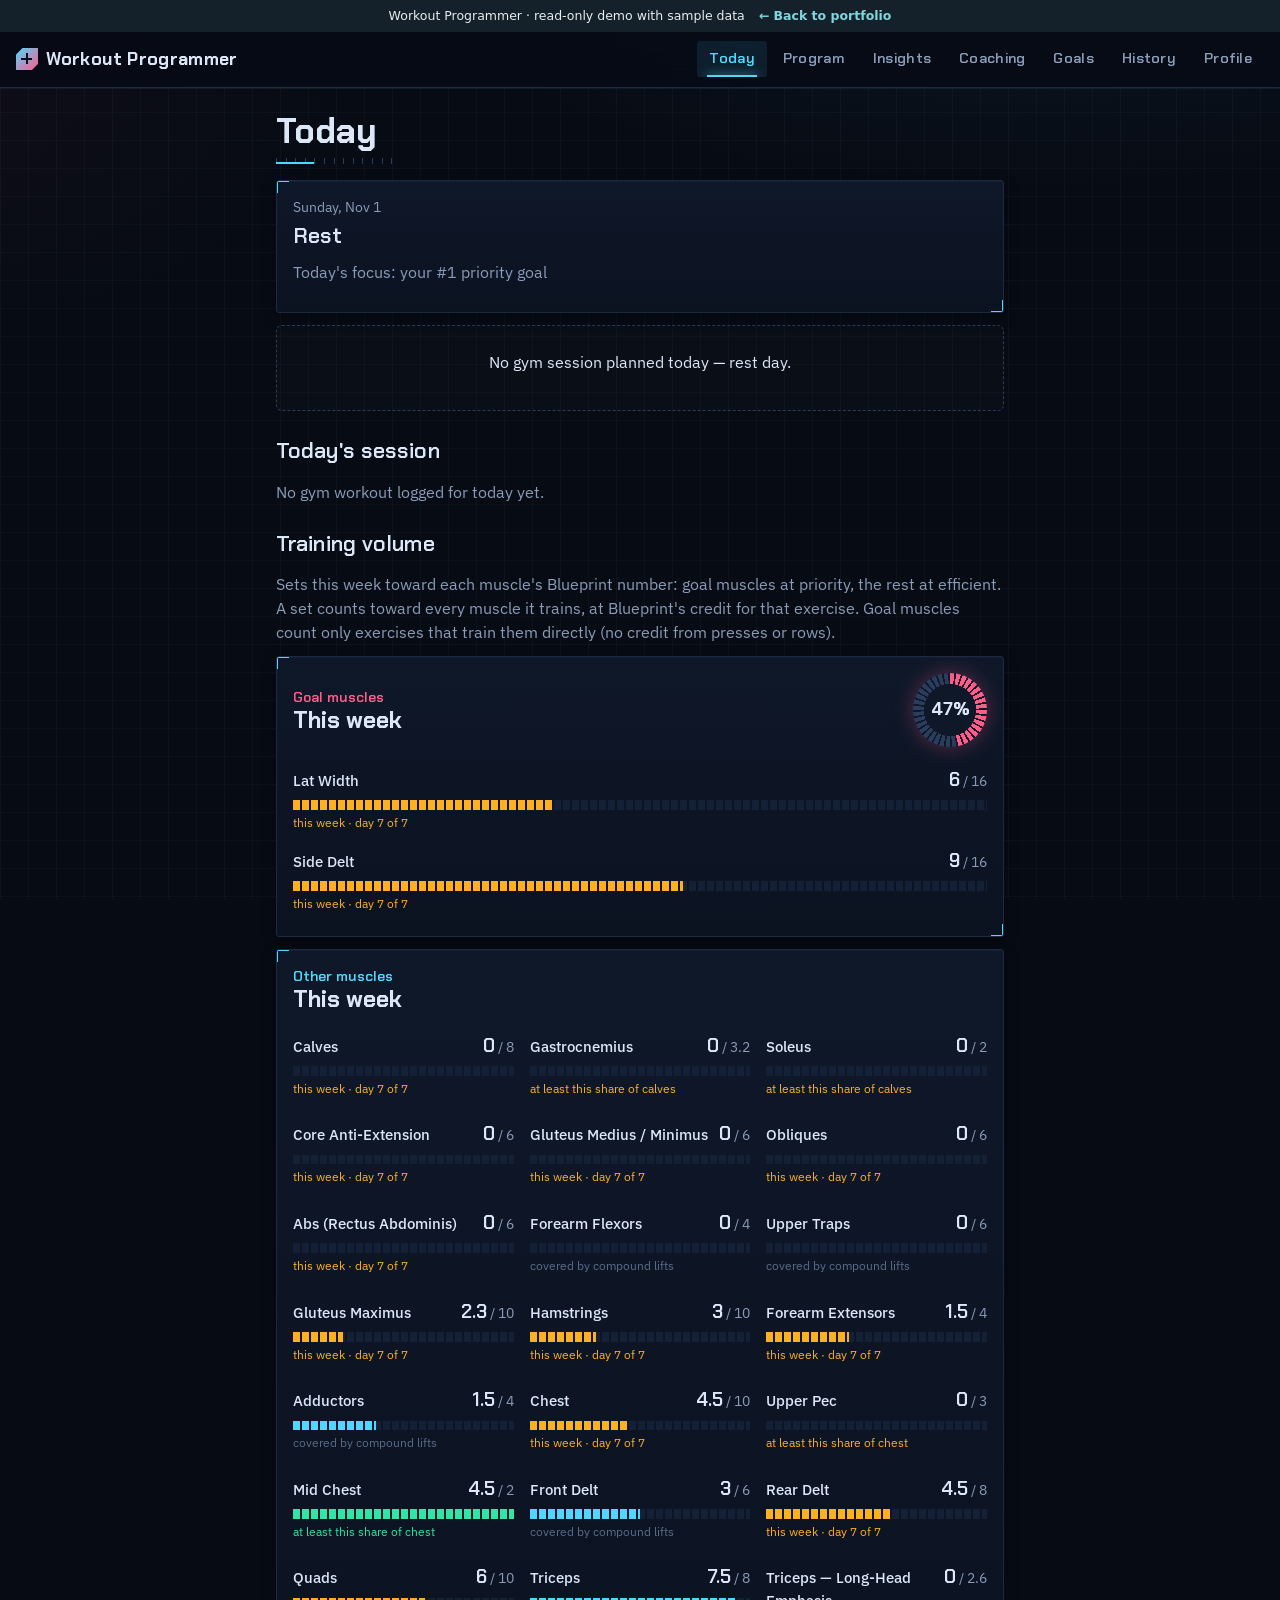
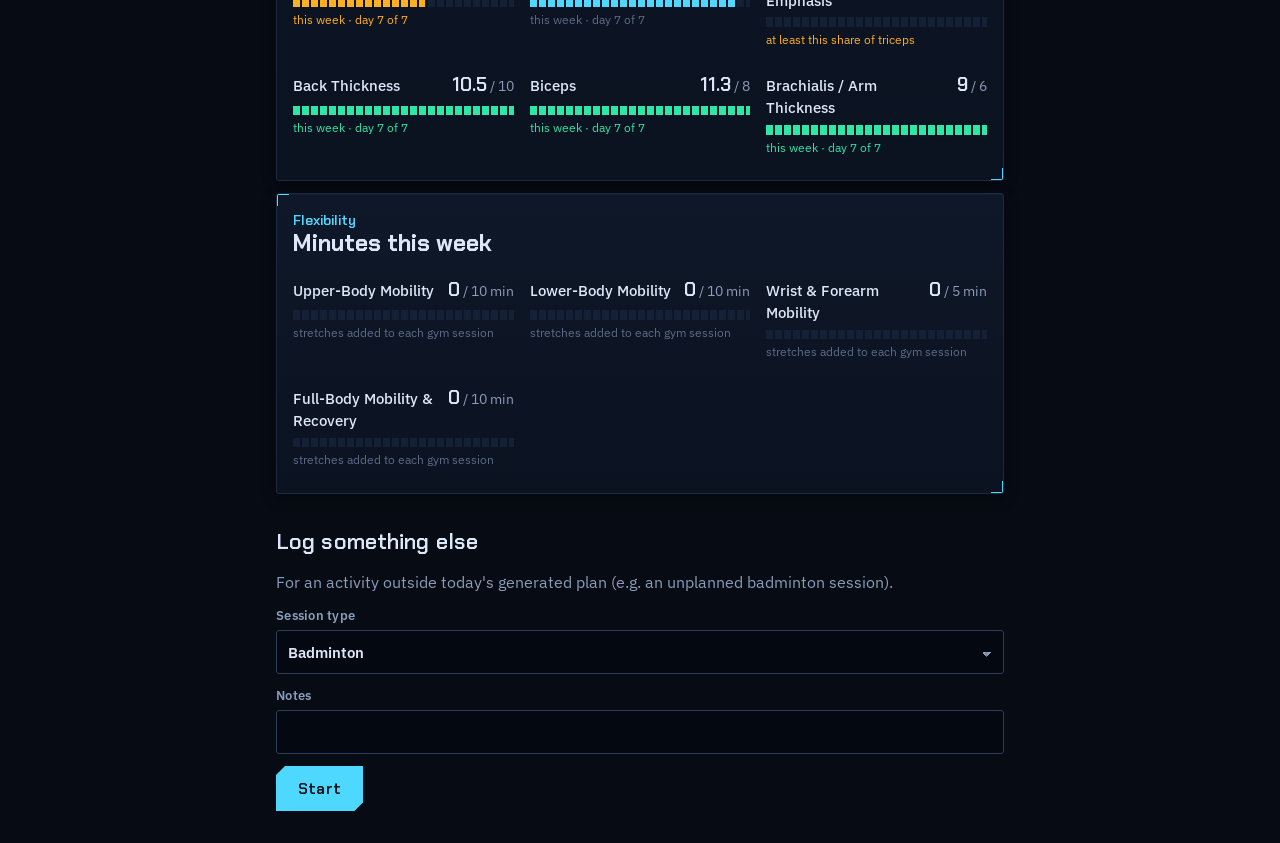
<file: demos/workout/today.html>
<!doctype html>
<html lang="en">
<head><link rel="stylesheet" href="demo-bar.css"><script src="demo-data.js"></script><script src="demo-shim.js"></script>
  <meta charset="utf-8" />
  <meta name="viewport" content="width=device-width, initial-scale=1" />
  <title>Today - Workout Programmer</title>
  <link rel="stylesheet" href="style.css" />
</head>
<body><div id="demo-bar"><span class="lg">Workout Programmer · read-only demo with sample data</span><span class="sm">Demo · sample data</span><a href="../../index.html"><span class="lg">← Back to portfolio</span><span class="sm">← Portfolio</span></a></div>
  <a class="skip-link" href="#main-content">Skip to content</a>
  <header id="app-header" class="app-header"></header>

  <main id="main-content">
    <h1>Today</h1>
    <div id="today-container"></div>

    <section>
      <h2>Training volume</h2>
      <p class="muted">Sets this week toward each muscle's Blueprint number: goal muscles at priority, the rest at efficient. A set counts toward every muscle it trains, at Blueprint's credit for that exercise. Goal muscles count only exercises that train them directly (no credit from presses or rows).</p>
      <div id="volume-container"></div>
    </section>

    <section>
      <h2>Log something else</h2>
      <p class="muted">For an activity outside today's generated plan (e.g. an unplanned badminton session).</p>
      <form id="other-session-form">
        <label>Session type
          <select id="other-session-type">
            <option value="badminton">Badminton</option>
            <option value="gym">Gym</option>
            <option value="other">Other</option>
          </select>
        </label>
        <label>Notes
          <input id="other-session-notes" type="text" />
        </label>
        <div class="btn-row">
          <button type="submit">Start</button>
        </div>
        <div id="other-session-status"></div>
      </form>
    </section>
  </main>

  <script src="app.js"></script>
  <script>
    renderAppHeader('today.html');

    let todayData = null;

    async function load() {
      const container = document.getElementById('today-container');
      showLoading(container, "Loading today's program…");
      try {
        todayData = await api('/api/programming/today');
        render();
      } catch (err) {
        showError(container, "We couldn't load today's program.", load);
      }
    }

    function render() {
      const container = document.getElementById('today-container');
      container.innerHTML = '';

      const headCard = el('div', { class: 'card' });
      headCard.appendChild(el('div', { class: 'card-subtitle', text: formatDate(todayData.date, { weekday: 'long' }) }));
      const titleText = todayData.exercises.length > 0 || todayData.sessionPurpose ? formatSessionType(todayData.sessionPurpose || 'gym') : formatSessionType(todayData.sessionType);
      headCard.appendChild(el('h2', { text: titleText, style: 'margin:0.15rem 0 0' }));

      const goal = (todayData.activeGoals || [])[0];
      if (goal) {
        headCard.appendChild(el('p', { class: 'muted', text: `Today's focus: your #${goal.priority} priority goal`, style: 'margin-top:0.5rem' }));
      }
      container.appendChild(headCard);

      if (todayData.exercises.length > 0) {
        const why = el('div', { class: 'card' });
        why.appendChild(el('div', { class: 'card-title', text: 'Why this workout?' }));
        why.appendChild(el('p', { text: describeWork(todayData.exercises[0]), style: 'margin:0.3rem 0 0' }));
        container.appendChild(why);
      }

      // Fix 8: a Gym day created via an AI proposal replacement has a
      // real planned session but no deterministic `exercises` to show
      // here — "No exercises were placed" would wrongly suggest nothing
      // is scheduled when "Today's session" (below) already links to a
      // real planned workout.
      if (todayData.sessionType !== 'gym') {
        showEmptyInline(container, `No gym session planned today — ${formatSessionType(todayData.sessionType).toLowerCase()} day.`);
      } else if (todayData.exercises.length === 0 && todayData.selectionConflict) {
        showEmptyInline(container, "Today's workout selection is ambiguous — see below before starting or continuing anything.");
      } else if (todayData.exercises.length === 0 && (todayData.historicalSession || todayData.selectedPlannedWorkout)) {
        showEmptyInline(container, "This workout was created from an AI proposal — open it below to see the planned exercises.");
      } else if (todayData.exercises.length === 0) {
        showEmptyInline(container, 'No exercises were placed for today. Check your training profile and goals on the Program page for details.');
      } else {
        for (const ex of todayData.exercises) container.appendChild(buildExerciseCard(ex));
        container.appendChild(el('p', { class: 'muted', text: `Planned duration: ${formatDuration(todayData.estimatedMinutes)}` }));
      }

      renderSessionStatus(container);
    }

    function showEmptyInline(container, message) {
      container.appendChild(el('div', { class: 'state-block' }, [el('p', { text: message })]));
    }

    function buildExerciseCard(item) {
      const card = createCard();
      card.classList.add('exercise-card');
      const header = el('div', { class: 'exercise-header' });
      const left = el('div');
      left.appendChild(el('div', { class: 'exercise-name', text: item.exercise_name }));
      left.appendChild(el('div', { class: 'exercise-targets', text: item.target_name }));
      header.appendChild(left);
      header.appendChild(el('div', { class: 'exercise-prescription', text: formatSets(item.target_sets, item.target_reps_min, item.target_reps_max) }));
      card.appendChild(header);

      const explain = el('details', { class: 'exercise-explanation' });
      explain.appendChild(el('summary', { text: 'Why this exercise' }));
      explain.appendChild(el('p', { text: item.friendly_reasoning || item.reasoning, style: 'margin:0.4rem 0 0' }));
      card.appendChild(explain);
      return card;
    }

    function renderSessionStatus(container) {
      const section = el('section');
      section.appendChild(el('h2', { text: "Today's session" }));

      const relevant = (todayData.loggedSessions || []).filter((s) => todayData.sessionType !== 'gym' || s.session_type !== 'badminton');
      // Final Actionable vs Historical Session Resolution Fixes §10: a
      // completed/in-progress session (`historicalSession`) and an
      // actionable one (`selectedPlannedWorkout`) are DIFFERENT server
      // fields now, never conflated into one ambiguous "the gym
      // session." Whichever is present is looked up by its exact id in
      // `loggedSessions` for display fields only (duration_minutes etc.)
      // — never an unqualified `.find()` by type/recency; identity
      // always comes from the server-resolved id. A `selectionConflict`
      // is checked first and, when present, shows a recovery/error
      // state instead of opening any session at all — never guess which
      // of several ambiguous sessions the user meant.
      const findByResolvedId = (ref) => (ref ? todayData.loggedSessions.find((s) => s.session_id === ref.id) : null);
      const historicalSession = findByResolvedId(todayData.historicalSession);
      const actionableSession = findByResolvedId(todayData.selectedPlannedWorkout);

      if (todayData.selectionConflict) {
        const card = createCard([
          el('div', { class: 'card-row' }, [el('div', { text: 'Today’s workout state is ambiguous' })]),
          el('p', { class: 'muted', text: todayData.selectionConflict.message }),
        ]);
        section.appendChild(card);
        section.appendChild(el('p', { class: 'muted', text: 'Open Program to review this day before starting or continuing a workout.' }));
      } else if (historicalSession) {
        const card = createCard([
          el('div', { class: 'card-row' }, [
            el('div', { text: `${formatSessionType(historicalSession.session_type)} — ${historicalSession.duration_minutes ? formatDuration(historicalSession.duration_minutes) : 'in progress'}` }),
            createStatusBadge(historicalSession.status, formatSessionType(historicalSession.status)),
          ]),
        ]);
        section.appendChild(card);
        const cta = createButton({
          label: historicalSession.status === 'completed' ? 'View workout' : 'Continue workout',
          onClick: () => (window.location.href = `logger.html?session=${historicalSession.session_id}`),
        });
        section.appendChild(cta);
      } else if (actionableSession) {
        const card = createCard([
          el('div', { class: 'card-row' }, [
            el('div', { text: `${formatSessionType(actionableSession.session_type)} — ${actionableSession.duration_minutes ? formatDuration(actionableSession.duration_minutes) : 'not started'}` }),
            createStatusBadge(actionableSession.status, formatSessionType(actionableSession.status)),
          ]),
        ]);
        section.appendChild(card);
        const cta = createButton({
          label: 'Continue workout',
          onClick: () => (window.location.href = `logger.html?session=${actionableSession.session_id}`),
        });
        section.appendChild(cta);
      } else if (todayData.sessionType === 'gym' && todayData.exercises.length > 0) {
        const cta = createButton({ label: 'Start workout', onClick: startGeneratedWorkout });
        section.appendChild(cta);
      } else {
        section.appendChild(el('p', { class: 'muted', text: 'No gym workout logged for today yet.' }));
      }

      for (const s of todayData.loggedSessions) {
        if (s.session_type === 'gym') continue;
        const card = createCard([
          el('div', { class: 'card-row' }, [
            el('div', { text: formatSessionType(s.session_type) }),
            createStatusBadge(s.status, formatSessionType(s.status)),
          ]),
          el('a', { href: `logger.html?session=${s.session_id}`, text: 'Open' }),
        ]);
        section.appendChild(card);
      }

      container.appendChild(section);
    }

    let startInFlight = false;
    async function startGeneratedWorkout(e) {
      if (startInFlight) return;
      startInFlight = true;
      e.target.disabled = true;
      try {
        const goal = (todayData.activeGoals || [])[0];
        const session = await api('/api/workouts', {
          method: 'POST',
          body: {
            date: todayData.date,
            session_type: 'gym',
            status: 'in_progress',
            goal_context: goal ? { goal_type: goal.goal_type, goal_id: goal.goal_id, priority: goal.priority, program_phase: null } : null,
            source_type: 'deterministic', // starting the day's own generated plan
          },
        });
        window.location.href = `logger.html?session=${session.session_id}`;
      } catch (err) {
        e.target.disabled = false;
        startInFlight = false;
        showInlineStatus(document.getElementById('today-container'), 'error', err.message);
      }
    }

    document.getElementById('other-session-form').addEventListener('submit', async (e) => {
      e.preventDefault();
      const button = e.target.querySelector('button[type="submit"]');
      const statusEl = document.getElementById('other-session-status');
      try {
        const session = await withSaving(button, statusEl, () =>
          api('/api/workouts', {
            method: 'POST',
            body: {
              date: todayIso(),
              session_type: document.getElementById('other-session-type').value,
              status: 'in_progress',
              notes: document.getElementById('other-session-notes').value || null,
              source_type: 'manual', // outside the generated plan
            },
          })
        );
        window.location.href = `logger.html?session=${session.session_id}`;
      } catch (err) {
        // entered values are preserved (spec §61) — form is left as-is
      }
    });

    // ---------- Training volume (weekly volume ledger) ----------

    async function loadVolume() {
      const container = document.getElementById('volume-container');
      showLoading(container, 'Loading training volume…');
      try {
        renderVolume(container, await api('/api/insights/volume'));
      } catch (err) {
        showError(container, "We couldn't load training volume.", loadVolume);
      }
    }

    const fmtSets = (n) => (Math.round(n * 10) / 10).toString();

    function volumeRow(m) {
      const pct = m.number > 0 ? Math.min(100, (m.done / m.number) * 100) : 0;
      const state = m.done >= m.number ? 'is-done' : m.behind > 0.25 && !m.indirect ? 'is-behind' : '';
      const meta = m.shareOf
        ? `at least this share of ${m.shareOf.replace(/-/g, ' ')}`
        : m.indirect ? 'covered by compound lifts' : `this week · day ${m.weekDay} of 7`;
      return el('div', { class: `vol-row ${state}` }, [
        el('div', { class: 'vol-head' }, [
          el('span', { class: 'vol-name', text: m.name }),
          el('span', { class: 'vol-num' }, [el('strong', { text: fmtSets(m.done) }), el('span', { text: ` / ${fmtSets(m.number)}` })]),
        ]),
        el('div', { class: 'vol-track' }, [el('div', { class: 'vol-fill', style: `width:${pct}%` })]),
        el('div', { class: 'vol-meta', text: meta }),
      ]);
    }

    function renderVolume(container, data) {
      container.innerHTML = '';
      // A share row (e.g. long head) sits right under its parent muscle.
      const goalParents = data.muscles.filter((m) => m.isGoal && !m.shareOf);
      const goals = goalParents.flatMap((p) => [p, ...data.muscles.filter((m) => m.shareOf === p.targetId)]);
      const others = data.muscles
        .filter((m) => !m.isGoal && !m.shareOf)
        .sort((a, b) => b.behind - a.behind)
        .flatMap((p) => [p, ...data.muscles.filter((m) => m.shareOf === p.targetId)]);
      if (goals.length > 0) {
        const whole = goals.filter((m) => !m.shareOf);
        const done = whole.reduce((s, m) => s + Math.min(m.done, m.number), 0);
        const total = whole.reduce((s, m) => s + m.number, 0);
        const pct = total > 0 ? Math.round((done / total) * 100) : 0;
        const card = el('div', { class: 'card vol-card is-goal' });
        card.appendChild(el('div', { class: 'vol-card-head' }, [
          el('div', {}, [el('div', { class: 'vol-kicker', text: 'Goal muscles' }), el('div', { class: 'vol-title', text: 'This week' })]),
          el('div', { class: 'vol-ring', style: `--p:${pct}`, 'aria-label': `${pct}% of this week's goal volume` }, [el('span', { text: `${pct}%` })]),
        ]));
        for (const m of goals) card.appendChild(volumeRow(m));
        container.appendChild(card);
      }
      if (others.length > 0) {
        const card = el('div', { class: 'card vol-card' });
        card.appendChild(el('div', { class: 'vol-card-head' }, [
          el('div', {}, [el('div', { class: 'vol-kicker', text: 'Other muscles' }), el('div', { class: 'vol-title', text: 'This week' })]),
        ]));
        const grid = el('div', { class: 'vol-grid' });
        for (const m of others) grid.appendChild(volumeRow(m));
        card.appendChild(grid);
        container.appendChild(card);
      }
      // Flexibility (2026-10-28): Blueprint's weekly stretching minutes.
      const flex = data.flexibility || [];
      if (flex.length > 0) {
        const card = el('div', { class: 'card vol-card' });
        card.appendChild(el('div', { class: 'vol-card-head' }, [
          el('div', {}, [el('div', { class: 'vol-kicker', text: 'Flexibility' }), el('div', { class: 'vol-title', text: 'Minutes this week' })]),
        ]));
        const grid = el('div', { class: 'vol-grid' });
        for (const g of flex) {
          const pct = g.weeklyMinutes > 0 ? Math.min(100, (g.doneMinutes / g.weeklyMinutes) * 100) : 0;
          grid.appendChild(el('div', { class: `vol-row ${g.doneMinutes >= g.weeklyMinutes ? 'is-done' : ''}` }, [
            el('div', { class: 'vol-head' }, [
              el('span', { class: 'vol-name', text: g.name }),
              el('span', { class: 'vol-num' }, [el('strong', { text: fmtSets(g.doneMinutes) }), el('span', { text: ` / ${g.weeklyMinutes} min` })]),
            ]),
            el('div', { class: 'vol-track' }, [el('div', { class: 'vol-fill', style: `width:${pct}%` })]),
            el('div', { class: 'vol-meta', text: 'stretches added to each gym session' }),
          ]));
        }
        card.appendChild(grid);
        container.appendChild(card);
      }
      if (goals.length === 0 && others.length === 0 && flex.length === 0) showEmpty(container, 'No muscle volume to show yet.');
    }

    load();
    loadVolume();
  </script>
</body>
</html>
</file>
<file: demos/food/demo-bar.css>
#demo-bar{position:relative;z-index:9999;display:flex;flex-wrap:wrap;gap:6px 14px;justify-content:center;align-items:center;padding:7px max(16px,env(safe-area-inset-left,0px));font:500 12.5px/1.4 system-ui,-apple-system,"Segoe UI",sans-serif;background:#15212a;color:#e6edf0;text-align:center}
#demo-bar a{color:#7fd6dd;text-decoration:none;font-weight:600}
#demo-bar a:hover{text-decoration:underline}
#demo-toast{position:fixed;left:50%;top:calc(14px + env(safe-area-inset-top,0px));transform:translate(-50%,-30px);opacity:0;pointer-events:none;z-index:10000;max-width:calc(100% - 32px);background:#15212a;color:#fff;padding:10px 16px;border-radius:10px;font:500 14px/1.4 system-ui,-apple-system,"Segoe UI",sans-serif;box-shadow:0 10px 30px -10px rgba(0,0,0,.5);transition:all .25s ease}
#demo-toast.show{opacity:1;transform:translate(-50%,0)}
#demo-bar.fixed{position:fixed;top:0;left:0;right:0;height:32px;padding-top:0;padding-bottom:0}
html.demo-fixed body{padding-top:32px}
@media (min-width:900px){html.demo-fixed .tabs{top:91px!important;height:calc(100vh - 91px)!important}}
#demo-bar .sm{display:none}@media (max-width:560px){#demo-bar .lg{display:none}#demo-bar .sm{display:inline}#demo-bar{flex-wrap:nowrap}}
</file>
<file: demos/food/style.css>
/* ---------- Design tokens ---------- */
:root {
  color-scheme: light dark;
  --font-sans: "Plus Jakarta Sans", -apple-system, BlinkMacSystemFont, "Segoe UI", Roboto, Helvetica, Arial, sans-serif;

  --bg: #f5f3fb;
  --bg-glow-1: rgba(124, 92, 255, 0.16);
  --bg-glow-2: rgba(255, 107, 74, 0.12);
  --surface: #ffffff;
  --surface-2: #f2effa;
  --surface-glass: rgba(255, 255, 255, 0.78);
  --border: #e7e2f3;
  --border-strong: #d3cce6;
  --text: #17142b;
  --text-muted: #5e5878;
  --text-faint: #9690b0;

  /* Brand: violet -> pink -> coral */
  --accent: #6d4aff;
  --accent-strong: #5234e6;
  --accent-soft: #efeaff;
  --accent-contrast: #ffffff;
  --brand-gradient: linear-gradient(135deg, #6d4aff 0%, #d946ef 55%, #ff7a45 100%);

  /* One color per nutrient, used everywhere that nutrient appears */
  --kcal: #ff5f45;
  --kcal-2: #ff3d81;
  --protein: #7c5cff;
  --carbs: #ff9f1c;
  --fat: #e6b800;
  --fiber: #16b36e;
  --ring-track: #ece8f6;

  --warn: #b06f00;
  --warn-soft: #fff3dc;
  --warn-border: #f0c870;
  --danger: #d63b4f;
  --danger-soft: #ffe9ec;
  --danger-border: #f1a3ae;
  --info: #2f6fd6;
  --info-soft: #e9f1ff;
  --info-border: #a9c5f2;
  --ok: #138a55;
  --ok-soft: #e3f7ed;

  --radius-sm: 10px;
  --radius-md: 16px;
  --radius-lg: 24px;
  --radius-pill: 999px;

  --shadow-sm: 0 1px 2px rgba(40, 24, 90, 0.06), 0 2px 8px -4px rgba(40, 24, 90, 0.08);
  --shadow-md: 0 14px 36px -16px rgba(60, 30, 140, 0.35);
  --shadow-glow: 0 18px 40px -18px rgba(109, 74, 255, 0.55);

  --sp-1: 4px;
  --sp-2: 8px;
  --sp-3: 12px;
  --sp-4: 16px;
  --sp-5: 24px;
  --sp-6: 32px;

  --nav-h: 66px;
}

@media (prefers-color-scheme: dark) {
  :root {
    --bg: #0c0a18;
    --bg-glow-1: rgba(124, 92, 255, 0.22);
    --bg-glow-2: rgba(255, 95, 69, 0.12);
    --surface: #161328;
    --surface-2: #201c37;
    --surface-glass: rgba(22, 19, 40, 0.82);
    --border: #2a2547;
    --border-strong: #3a345e;
    --text: #f3f1ff;
    --text-muted: #b3adcf;
    --text-faint: #7f7a9c;

    --accent: #9179ff;
    --accent-strong: #ab98ff;
    --accent-soft: rgba(145, 121, 255, 0.16);
    --accent-contrast: #ffffff;

    --kcal: #ff7a5c;
    --kcal-2: #ff4f91;
    --protein: #9a80ff;
    --carbs: #ffb347;
    --fat: #f5cf3a;
    --fiber: #34d58c;
    --ring-track: #27223f;

    --warn: #f3b647;
    --warn-soft: rgba(243, 182, 71, 0.12);
    --warn-border: rgba(243, 182, 71, 0.4);
    --danger: #ff7b8c;
    --danger-soft: rgba(255, 123, 140, 0.12);
    --danger-border: rgba(255, 123, 140, 0.4);
    --info: #7fb0ff;
    --info-soft: rgba(127, 176, 255, 0.12);
    --info-border: rgba(127, 176, 255, 0.4);
    --ok: #4ade9a;
    --ok-soft: rgba(74, 222, 154, 0.12);

    --shadow-sm: 0 1px 2px rgba(0, 0, 0, 0.4);
    --shadow-md: 0 16px 40px -16px rgba(0, 0, 0, 0.7);
    --shadow-glow: 0 18px 44px -18px rgba(145, 121, 255, 0.5);
  }
}

* {
  box-sizing: border-box;
}

html {
  -webkit-tap-highlight-color: transparent;
}

body {
  margin: 0;
  background:
    radial-gradient(60vw 40vh at 0% 0%, var(--bg-glow-1), transparent 70%),
    radial-gradient(50vw 35vh at 100% 10%, var(--bg-glow-2), transparent 70%),
    var(--bg);
  background-attachment: fixed;
  color: var(--text);
  font-family: var(--font-sans);
  line-height: 1.45;
  display: grid;
  grid-template-columns: 1fr;
  grid-template-rows: auto 1fr auto;
  min-height: 100vh;
  padding-bottom: calc(var(--nav-h) + env(safe-area-inset-bottom));
}

h1, h2, h3 {
  margin: 0;
  letter-spacing: -0.01em;
}

button {
  font-family: inherit;
  cursor: pointer;
}

:focus-visible {
  outline: 2px solid var(--accent);
  outline-offset: 2px;
  border-radius: var(--radius-sm);
}

.visually-hidden {
  position: absolute;
  width: 1px;
  height: 1px;
  overflow: hidden;
  clip: rect(0 0 0 0);
}

/* ---------- App shell ---------- */

.topbar {
  grid-column: 1;
  display: flex;
  align-items: center;
  justify-content: space-between;
  gap: var(--sp-3);
  padding: var(--sp-3) var(--sp-4);
  background: var(--surface-glass);
  backdrop-filter: blur(14px);
  -webkit-backdrop-filter: blur(14px);
  border-bottom: 1px solid var(--border);
  position: sticky;
  top: 0;
  z-index: 20;
}

.brand {
  display: flex;
  align-items: center;
  gap: var(--sp-2);
}

.brand-mark {
  width: 34px;
  height: 34px;
  border-radius: 11px;
  background: var(--brand-gradient);
  display: flex;
  align-items: center;
  justify-content: center;
  color: #fff;
  font-weight: 800;
  font-size: 0.85rem;
  flex-shrink: 0;
  box-shadow: var(--shadow-glow);
}

.topbar h1 {
  font-size: 1.08rem;
  font-weight: 800;
  background: var(--brand-gradient);
  -webkit-background-clip: text;
  background-clip: text;
  color: transparent;
}

.topbar input[type="date"] {
  font-size: 0.85rem;
  font-weight: 600;
  padding: 0.45rem 0.7rem;
  border-radius: var(--radius-pill);
  border: 1px solid var(--border-strong);
  background: var(--surface);
  color: var(--text);
  font-family: inherit;
}

/* Bottom tab bar on phones, sidebar on wide screens */
.tabs {
  position: fixed;
  left: 0;
  right: 0;
  bottom: 0;
  z-index: 30;
  display: grid;
  grid-template-columns: repeat(5, 1fr);
  height: calc(var(--nav-h) + env(safe-area-inset-bottom));
  padding: 6px 6px env(safe-area-inset-bottom);
  background: var(--surface-glass);
  backdrop-filter: blur(16px);
  -webkit-backdrop-filter: blur(16px);
  border-top: 1px solid var(--border);
}

.tab-btn {
  display: flex;
  flex-direction: column;
  align-items: center;
  justify-content: center;
  gap: 2px;
  padding: 4px 2px;
  border: none;
  background: transparent;
  color: var(--text-faint);
  font-size: 0.68rem;
  font-weight: 700;
  border-radius: var(--radius-md);
  transition: color 0.15s ease, background 0.15s ease, transform 0.15s ease;
  white-space: nowrap;
  min-width: 0;
}
.tab-btn .tab-icon {
  font-size: 1.25rem;
  line-height: 1;
  filter: grayscale(0.85);
  opacity: 0.7;
  transition: filter 0.2s ease, opacity 0.2s ease, transform 0.2s ease;
}
.tab-btn .tab-label {
  overflow: hidden;
  text-overflow: ellipsis;
  max-width: 100%;
}
.tab-btn.active {
  color: var(--accent);
  background: var(--accent-soft);
}
.tab-btn.active .tab-icon {
  filter: none;
  opacity: 1;
  transform: translateY(-1px) scale(1.08);
}

main {
  grid-column: 1;
  padding: var(--sp-4);
  max-width: 880px;
  width: 100%;
  margin: 0 auto;
}

@media (min-width: 900px) {
  body {
    grid-template-columns: 240px 1fr;
    grid-template-rows: auto 1fr auto;
    padding-bottom: 0;
  }
  .topbar {
    grid-column: 1 / 3;
  }
  .tabs {
    position: sticky;
    top: 59px;
    grid-column: 1;
    grid-row: 2 / 4;
    display: flex;
    flex-direction: column;
    align-self: start;
    gap: var(--sp-1);
    height: calc(100vh - 59px);
    padding: var(--sp-4) var(--sp-3);
    border-top: none;
    border-right: 1px solid var(--border);
    background: transparent;
    backdrop-filter: none;
  }
  .tab-btn {
    flex-direction: row;
    justify-content: flex-start;
    gap: var(--sp-3);
    padding: 0.7rem 0.9rem;
    font-size: 0.9rem;
  }
  main {
    grid-column: 2;
    grid-row: 2;
    padding: var(--sp-5) var(--sp-6);
    max-width: 760px;
  }
}

.tab-panel {
  display: none;
  animation: fade-in 0.25s ease;
}
.tab-panel.active {
  display: block;
}

@keyframes fade-in {
  from { opacity: 0; transform: translateY(6px); }
  to { opacity: 1; transform: translateY(0); }
}

/* ---------- Cards ---------- */

.card {
  background: var(--surface);
  border: 1px solid var(--border);
  border-radius: var(--radius-lg);
  padding: var(--sp-4);
  margin-bottom: var(--sp-3);
  box-shadow: var(--shadow-sm);
  animation: card-in 0.3s cubic-bezier(0.22, 1, 0.36, 1) both;
}
.card-list .card:last-child {
  margin-bottom: 0;
}

@keyframes card-in {
  from { opacity: 0; transform: translateY(8px) scale(0.99); }
  to { opacity: 1; transform: none; }
}

.section-title {
  font-size: 0.74rem;
  font-weight: 800;
  letter-spacing: 0.08em;
  text-transform: uppercase;
  color: var(--text-faint);
  margin: var(--sp-5) 0 var(--sp-2);
  display: flex;
  align-items: center;
  gap: var(--sp-2);
}
.section-title::after {
  content: "";
  flex: 1;
  height: 1px;
  background: var(--border);
}
.section-title:first-child {
  margin-top: 0;
}

/* ---------- Today: hero ring ---------- */

.hero-card {
  position: relative;
  overflow: hidden;
  border-radius: var(--radius-lg);
  padding: var(--sp-4);
  margin-bottom: var(--sp-3);
  background: var(--surface);
  border: 1px solid var(--border);
  box-shadow: var(--shadow-md);
  animation: card-in 0.35s cubic-bezier(0.22, 1, 0.36, 1) both;
}
.hero-card::before {
  content: "";
  position: absolute;
  inset: 0 0 auto 0;
  height: 4px;
  background: var(--brand-gradient);
}
.hero-card::after {
  content: "";
  position: absolute;
  width: 220px;
  height: 220px;
  right: -80px;
  top: -90px;
  background: radial-gradient(circle, var(--bg-glow-1), transparent 70%);
  pointer-events: none;
}

.hero-top {
  display: flex;
  flex-wrap: wrap;
  align-items: center;
  justify-content: space-between;
  gap: var(--sp-2);
  margin-bottom: var(--sp-3);
}
.activity-chip {
  display: inline-flex;
  align-items: center;
  gap: 0.35rem;
  padding: 0.35rem 0.7rem;
  border-radius: var(--radius-pill);
  background: var(--accent-soft);
  color: var(--accent-strong);
  font-size: 0.8rem;
  font-weight: 700;
  max-width: 100%;
}
.confidence-chip {
  font-size: 0.72rem;
  font-weight: 700;
  color: var(--text-faint);
  text-transform: uppercase;
  letter-spacing: 0.05em;
}

.hero-body {
  display: flex;
  align-items: center;
  gap: var(--sp-4);
}
.rings {
  flex-shrink: 0;
  width: 148px;
  height: 148px;
}
.rings circle {
  fill: none;
  stroke-linecap: round;
}
.rings .ring-track {
  stroke: var(--ring-track);
}
.rings .ring-value {
  transition: stroke-dashoffset 1.1s cubic-bezier(0.22, 1, 0.36, 1);
}
.rings .ring-kcal { stroke: url(#kcalGradient); }
.rings .ring-protein { stroke: var(--protein); }
.rings .ring-fiber { stroke: var(--fiber); }

.hero-numbers {
  min-width: 0;
}
.big-num {
  font-size: 2.5rem;
  font-weight: 800;
  letter-spacing: -0.03em;
  line-height: 1;
  font-variant-numeric: tabular-nums;
}
.big-num small {
  font-size: 0.95rem;
  font-weight: 700;
  color: var(--text-faint);
  margin-left: 0.15rem;
}
.big-sub {
  font-size: 0.85rem;
  color: var(--text-muted);
  margin-top: 0.3rem;
}
.big-left {
  display: inline-block;
  margin-top: var(--sp-2);
  padding: 0.25rem 0.6rem;
  border-radius: var(--radius-pill);
  font-size: 0.8rem;
  font-weight: 800;
  background: linear-gradient(135deg, color-mix(in srgb, var(--kcal) 18%, transparent), color-mix(in srgb, var(--kcal-2) 18%, transparent));
  color: var(--kcal);
}
.big-left.over {
  background: var(--danger-soft);
  color: var(--danger);
}

.ring-legend {
  display: flex;
  flex-wrap: wrap;
  gap: var(--sp-2) var(--sp-4);
  margin-top: var(--sp-3);
  font-size: 0.78rem;
  color: var(--text-muted);
}
.ring-legend span {
  display: inline-flex;
  align-items: center;
  gap: 0.35rem;
}
.dot {
  width: 9px;
  height: 9px;
  border-radius: 50%;
  display: inline-block;
  flex-shrink: 0;
}
.dot.kcal { background: linear-gradient(135deg, var(--kcal), var(--kcal-2)); }
.dot.protein { background: var(--protein); }
.dot.fiber { background: var(--fiber); }
.dot.carbs { background: var(--carbs); }
.dot.fat { background: var(--fat); }

.hero-foot {
  margin-top: var(--sp-3);
  font-size: 0.74rem;
  color: var(--text-faint);
}

/* ---------- Today: nutrient bars ---------- */

.nutrient-grid {
  display: grid;
  grid-template-columns: 1fr;
  gap: var(--sp-3);
}
@media (min-width: 560px) {
  .nutrient-grid { grid-template-columns: 1fr 1fr; }
}

.stat-card {
  display: flex;
  flex-direction: column;
  gap: var(--sp-2);
  background: var(--surface);
  border: 1px solid var(--border);
  border-radius: var(--radius-lg);
  padding: var(--sp-4);
  box-shadow: var(--shadow-sm);
  animation: card-in 0.35s cubic-bezier(0.22, 1, 0.36, 1) both;
}
.stat-head {
  display: flex;
  align-items: center;
  justify-content: space-between;
  gap: var(--sp-2);
}
.stat-head .stat-label {
  display: inline-flex;
  align-items: center;
  gap: 0.4rem;
  font-size: 0.78rem;
  font-weight: 800;
  color: var(--text-muted);
  text-transform: uppercase;
  letter-spacing: 0.05em;
}
.stat-icon {
  width: 28px;
  height: 28px;
  border-radius: 9px;
  display: inline-flex;
  align-items: center;
  justify-content: center;
  font-size: 0.95rem;
  background: color-mix(in srgb, var(--nutrient) 16%, transparent);
}
.stat-head .stat-value {
  font-size: 1.6rem;
  font-weight: 800;
  letter-spacing: -0.02em;
  font-variant-numeric: tabular-nums;
}
.stat-head .stat-value small {
  font-size: 0.85rem;
  font-weight: 700;
  color: var(--text-faint);
}

.nutrient-protein { --nutrient: var(--protein); }
.nutrient-fiber { --nutrient: var(--fiber); }
.nutrient-carbs { --nutrient: var(--carbs); }
.nutrient-fat { --nutrient: var(--fat); }

.range-track {
  position: relative;
  height: 12px;
  border-radius: var(--radius-pill);
  background: var(--ring-track);
  overflow: hidden;
}
.range-track .range-zone {
  position: absolute;
  top: 0;
  bottom: 0;
  background: color-mix(in srgb, var(--nutrient, var(--accent)) 22%, transparent);
}
.range-track .range-fill {
  position: absolute;
  top: 0;
  bottom: 0;
  left: 0;
  width: 0;
  border-radius: var(--radius-pill);
  background: linear-gradient(90deg, color-mix(in srgb, var(--nutrient, var(--accent)) 70%, white), var(--nutrient, var(--accent)));
  transition: width 1s cubic-bezier(0.22, 1, 0.36, 1);
}
.range-track .range-tick {
  position: absolute;
  top: 0;
  bottom: 0;
  width: 2px;
  background: var(--surface);
  opacity: 0.9;
}

.stat-foot {
  display: flex;
  justify-content: space-between;
  gap: var(--sp-2);
  font-size: 0.78rem;
  color: var(--text-faint);
}
.stat-foot .good { color: var(--ok); font-weight: 700; }
.stat-card.over-limit { border-color: var(--danger-border); }
.stat-card.over-limit .range-fill { background: var(--danger); }
.stat-foot .bad { color: var(--danger); font-weight: 700; }

/* Carbs / fat and where the calories come from */
.split-card .split-row {
  display: flex;
  flex-wrap: wrap;
  gap: var(--sp-2);
}
.macro-pill {
  display: inline-flex;
  align-items: center;
  gap: 0.4rem;
  padding: 0.4rem 0.75rem;
  border-radius: var(--radius-pill);
  background: color-mix(in srgb, var(--nutrient) 13%, transparent);
  font-size: 0.85rem;
  font-weight: 700;
}
.macro-pill strong {
  font-variant-numeric: tabular-nums;
}
.split-bar {
  display: flex;
  height: 10px;
  border-radius: var(--radius-pill);
  overflow: hidden;
  margin-top: var(--sp-3);
  background: var(--ring-track);
}
.split-bar span {
  display: block;
  height: 100%;
  transition: width 1s cubic-bezier(0.22, 1, 0.36, 1);
}
.split-bar .seg-protein { background: var(--protein); }
.split-bar .seg-carbs { background: var(--carbs); }
.split-bar .seg-fat { background: var(--fat); }
.split-caption {
  display: flex;
  flex-wrap: wrap;
  gap: var(--sp-1) var(--sp-3);
  margin-top: var(--sp-2);
  font-size: 0.76rem;
  color: var(--text-muted);
}
.split-caption span {
  display: inline-flex;
  align-items: center;
  gap: 0.3rem;
}

.guidance-card {
  display: flex;
  gap: var(--sp-3);
  align-items: flex-start;
  background: linear-gradient(135deg, color-mix(in srgb, var(--accent) 10%, var(--surface)), var(--surface));
}
.guidance-card .guidance-icon {
  font-size: 1.4rem;
  line-height: 1;
}
.guidance-card p {
  margin: 0;
  font-size: 0.9rem;
  color: var(--text);
  white-space: pre-line;
}

/* ---------- Meal timeline ---------- */

.meal-timeline {
  position: relative;
  display: flex;
  flex-direction: column;
  gap: var(--sp-2);
}
.meal-timeline::before {
  content: "";
  position: absolute;
  left: 23px;
  top: 18px;
  bottom: 18px;
  width: 2px;
  background: var(--border);
}

.meal-card {
  position: relative;
  display: grid;
  grid-template-columns: 46px 1fr auto;
  align-items: center;
  gap: var(--sp-3);
  background: var(--surface);
  border: 1px solid var(--border);
  border-radius: var(--radius-md);
  padding: var(--sp-2) var(--sp-3) var(--sp-2) 0;
  box-shadow: var(--shadow-sm);
}
.meal-emoji {
  position: relative;
  z-index: 1;
  width: 46px;
  height: 46px;
  margin-left: 0;
  border-radius: 50%;
  display: flex;
  align-items: center;
  justify-content: center;
  font-size: 1.35rem;
  background: var(--surface-2);
  border: 2px solid var(--surface);
  box-shadow: 0 0 0 1px var(--border);
}
.meal-card.logged .meal-emoji {
  background: var(--accent-soft);
  box-shadow: 0 0 0 2px var(--accent);
}
.meal-card:not(.logged) {
  opacity: 0.78;
}
.meal-main {
  min-width: 0;
  display: flex;
  flex-direction: column;
  gap: 2px;
}
.meal-card .meal-name {
  font-size: 0.92rem;
  font-weight: 800;
}
.meal-card .meal-status {
  font-size: 0.75rem;
  color: var(--text-faint);
}
.meal-card .meal-macro {
  display: flex;
  flex-wrap: wrap;
  gap: 0.3rem 0.6rem;
  font-size: 0.74rem;
  color: var(--text-muted);
}
.meal-card .meal-macro span {
  display: inline-flex;
  align-items: center;
  gap: 0.25rem;
}
.meal-kcal {
  text-align: right;
  font-weight: 800;
  font-size: 1rem;
  font-variant-numeric: tabular-nums;
}
.meal-kcal small {
  display: block;
  font-size: 0.68rem;
  font-weight: 700;
  color: var(--text-faint);
}
.meal-add-btn {
  border: 1px dashed var(--border-strong);
  background: transparent;
  color: var(--accent);
  font-weight: 800;
  font-size: 0.78rem;
  padding: 0.35rem 0.7rem;
  border-radius: var(--radius-pill);
}
.meal-add-btn:hover {
  border-style: solid;
  border-color: var(--accent);
  background: var(--accent-soft);
}

/* ---------- Forms ---------- */

label {
  display: block;
  font-size: 0.8rem;
  font-weight: 700;
  color: var(--text-muted);
  margin: var(--sp-3) 0 var(--sp-1);
}
label:first-child {
  margin-top: 0;
}

select,
textarea,
input[type="number"],
input[type="text"],
input[type="search"] {
  width: 100%;
  padding: 0.65rem 0.8rem;
  border-radius: var(--radius-sm);
  border: 1.5px solid var(--border);
  background: var(--surface-2);
  color: var(--text);
  font-size: 0.95rem;
  font-family: inherit;
  transition: border-color 0.15s ease, box-shadow 0.15s ease, background 0.15s ease;
}
select:focus, textarea:focus, input:focus {
  outline: none;
  border-color: var(--accent);
  background: var(--surface);
  box-shadow: 0 0 0 4px var(--accent-soft);
}

textarea {
  resize: vertical;
  min-height: 4.2rem;
}

.hero-input {
  border: none;
  background:
    linear-gradient(var(--surface), var(--surface)) padding-box,
    var(--brand-gradient) border-box;
  border: 1.5px solid transparent;
  box-shadow: var(--shadow-md);
}
.hero-input textarea {
  font-size: 1.02rem;
  min-height: 4.8rem;
  border-radius: var(--radius-md);
  padding: var(--sp-3) var(--sp-4);
}

.checkbox-row {
  display: flex;
  align-items: center;
  gap: var(--sp-2);
  font-size: 0.88rem;
  color: var(--text);
  font-weight: 600;
  margin: var(--sp-3) 0 0;
}
.checkbox-row input {
  width: 18px;
  height: 18px;
  accent-color: var(--accent);
}

/* ---------- Buttons & chips ---------- */

button.primary {
  width: 100%;
  margin-top: var(--sp-4);
  padding: 0.85rem;
  border: none;
  border-radius: var(--radius-md);
  background: var(--brand-gradient);
  background-size: 140% 140%;
  color: #fff;
  font-size: 0.98rem;
  font-weight: 800;
  letter-spacing: 0.01em;
  box-shadow: var(--shadow-glow);
  transition: transform 0.12s ease, box-shadow 0.2s ease, opacity 0.15s ease, background-position 0.4s ease;
}
button.primary:hover {
  background-position: 100% 50%;
}
button.primary:active {
  transform: scale(0.98);
}
button.primary:disabled {
  opacity: 0.55;
  cursor: default;
  box-shadow: none;
  transform: none;
}

button.secondary {
  padding: 0.5rem 0.75rem;
  border: 1.5px solid var(--border);
  border-radius: var(--radius-sm);
  background: var(--surface);
  color: var(--text);
  font-size: 0.86rem;
  font-weight: 700;
  transition: background 0.15s ease, border-color 0.15s ease, color 0.15s ease;
}
button.secondary:hover {
  background: var(--accent-soft);
  border-color: var(--accent);
  color: var(--accent-strong);
}

button.link {
  border: none;
  background: none;
  color: var(--text-faint);
  font-size: 0.78rem;
  font-weight: 700;
  padding: 0.2rem 0;
}
button.link:hover {
  color: var(--danger);
}

.chip-row {
  display: flex;
  flex-wrap: wrap;
  gap: var(--sp-2);
  margin-top: var(--sp-2);
}

.chip {
  padding: 0.5rem 0.9rem;
  border-radius: var(--radius-pill);
  border: 1.5px solid var(--border);
  background: var(--surface);
  color: var(--text);
  font-size: 0.86rem;
  font-weight: 700;
  transition: all 0.15s ease;
}
.chip:hover {
  border-color: var(--accent);
  color: var(--accent-strong);
}
.chip.selected {
  background: var(--brand-gradient);
  border-color: transparent;
  color: #fff;
  box-shadow: var(--shadow-glow);
}

.error {
  color: var(--danger);
  font-size: 0.85rem;
  min-height: 1.1em;
  margin-top: var(--sp-2);
}
.error:empty {
  min-height: 0;
  margin: 0;
}

.note {
  color: var(--text-muted);
  font-size: 0.87rem;
  white-space: pre-line;
  margin: var(--sp-2) 0 0;
}

/* ---------- Badges ---------- */

.badge {
  display: inline-flex;
  align-items: center;
  gap: 0.3rem;
  font-size: 0.72rem;
  padding: 0.25rem 0.65rem;
  border-radius: var(--radius-pill);
  font-weight: 800;
  white-space: nowrap;
}
.badge.high { background: var(--ok-soft); color: var(--ok); }
.badge.provisional { background: var(--warn-soft); color: var(--warn); border: 1px solid var(--warn-border); }
.badge.unknown { background: var(--danger-soft); color: var(--danger); border: 1px solid var(--danger-border); }

/* ---------- Item cards (Add Food) ---------- */

.item-card {
  position: relative;
  overflow: hidden;
  padding-left: calc(var(--sp-4) + 4px);
}
.item-card::before {
  content: "";
  position: absolute;
  left: 0;
  top: 0;
  bottom: 0;
  width: 5px;
  background: var(--border-strong);
}
.item-card.resolution-engine_resolved::before { background: var(--ok); }
.item-card.resolution-ai_provisional::before { background: var(--warn); }
.item-card.resolution-needs_clarification::before { background: var(--info); }
.item-card.resolution-ai_unavailable::before,
.item-card.resolution-ai_error::before { background: var(--danger); }

.item-head {
  display: flex;
  align-items: flex-start;
  justify-content: space-between;
  gap: var(--sp-2);
}
.item-head .name {
  font-weight: 800;
  font-size: 1rem;
  display: flex;
  align-items: center;
  gap: 0.45rem;
}
.item-icon {
  font-size: 0.95rem;
}

.item-quote {
  color: var(--text-faint);
  font-size: 0.8rem;
  margin-top: 0.15rem;
  font-style: italic;
}

.item-reason {
  color: var(--text-muted);
  font-size: 0.85rem;
  margin-top: var(--sp-2);
}

.item-macro-strip {
  display: flex;
  flex-wrap: wrap;
  gap: 0.35rem;
  margin-top: var(--sp-2);
}
.item-macro-strip .macro-pill {
  padding: 0.25rem 0.55rem;
  font-size: 0.74rem;
}

.frequency-exception-note {
  background: var(--warn-soft);
  border: 1px solid var(--warn-border);
  border-radius: var(--radius-md);
  color: var(--warn);
  font-size: 0.8rem;
  padding: 0.5rem 0.65rem;
  margin-top: var(--sp-2);
}
.frequency-exception-note strong {
  display: block;
  margin-bottom: 0.15rem;
}

.provenance-row {
  display: flex;
  align-items: center;
  flex-wrap: wrap;
  gap: 0.4rem;
  margin-top: var(--sp-2);
  font-size: 0.78rem;
  color: var(--text-faint);
}

.item-fields {
  display: grid;
  grid-template-columns: repeat(3, minmax(0, 1fr));
  gap: var(--sp-2);
  margin-top: var(--sp-3);
}
.item-fields > div label {
  margin: 0 0 0.25rem;
  font-size: 0.72rem;
}
.item-fields input {
  padding: 0.45rem 0.55rem;
  font-size: 0.88rem;
}

.item-actions {
  display: flex;
  justify-content: flex-end;
  margin-top: var(--sp-2);
}

.option-row {
  display: flex;
  flex-wrap: wrap;
  gap: var(--sp-2);
  margin-top: var(--sp-3);
}

.ai-interpretation {
  margin-top: var(--sp-2);
  padding: 0.55rem 0.7rem;
  background: var(--surface-2);
  border: 1px solid var(--border);
  border-radius: var(--radius-md);
  font-size: 0.8rem;
  color: var(--text-muted);
}
.ai-interpretation-label {
  font-weight: 800;
  font-size: 0.7rem;
  text-transform: uppercase;
  letter-spacing: 0.04em;
  color: var(--text-faint);
  margin-bottom: 0.2rem;
}
.ai-interpretation-list {
  margin: 0.15rem 0 0;
  padding-left: 1.1rem;
}
.ai-interpretation-list li {
  margin: 0.05rem 0;
}

/* ---------- Logged items ---------- */

.food-entry-list {
  display: flex;
  flex-direction: column;
  padding: var(--sp-2) var(--sp-4);
}
.food-entry-row {
  display: flex;
  align-items: center;
  justify-content: space-between;
  gap: var(--sp-3);
  padding: 0.6rem 0;
  border-bottom: 1px solid var(--border);
}
.food-entry-row:last-child {
  border-bottom: none;
}
.food-entry-main {
  display: flex;
  flex-direction: column;
  gap: 0.15rem;
  min-width: 0;
}
.food-entry-name {
  font-size: 0.88rem;
  font-weight: 700;
  color: var(--text);
}
.food-entry-macro {
  font-size: 0.75rem;
  color: var(--text-faint);
}

/* ---------- Meal Plans ---------- */

.plan-meal {
  margin-top: var(--sp-3);
  padding-top: var(--sp-2);
  border-top: 1px solid var(--border);
}
.plan-meal-head {
  display: flex;
  align-items: center;
  justify-content: space-between;
  gap: var(--sp-2);
  margin-bottom: var(--sp-1);
}
.plan-meal-name {
  font-weight: 800;
}
.plan-item-row {
  display: flex;
  justify-content: space-between;
  gap: var(--sp-2);
  font-size: 0.85rem;
  color: var(--text-muted);
  padding: 0.15rem 0;
}
.plan-meal-total {
  color: var(--text);
  font-weight: 700;
}

.confirm-bar {
  display: flex;
  align-items: center;
  justify-content: space-between;
  gap: var(--sp-3);
}
.confirm-bar .confirm-summary .confirm-title {
  font-weight: 800;
  font-size: 1.02rem;
}
.confirm-bar .confirm-summary .confirm-sub {
  font-size: 0.84rem;
  color: var(--text-muted);
}

/* ---------- Loading ---------- */

.loading-line {
  display: flex;
  align-items: center;
  gap: var(--sp-2);
  color: var(--text-muted);
  font-size: 0.88rem;
  padding: var(--sp-2) 0;
}
.spinner {
  width: 16px;
  height: 16px;
  border-radius: 50%;
  border: 2.5px solid var(--border-strong);
  border-top-color: var(--accent);
  animation: spin 0.7s linear infinite;
}
@keyframes spin {
  to { transform: rotate(360deg); }
}

/* ---------- Recommendation cards ---------- */

.rec-card {
  position: relative;
  transition: box-shadow 0.3s ease;
}
.rec-card-highlight {
  box-shadow: 0 0 0 2px var(--accent), var(--shadow-md);
}
.log-status:empty {
  margin: 0;
}
.log-status {
  margin-top: var(--sp-2);
  font-size: 0.85rem;
}
.rec-card.best-fit {
  border: 1.5px solid transparent;
  background:
    linear-gradient(var(--surface), var(--surface)) padding-box,
    var(--brand-gradient) border-box;
  box-shadow: var(--shadow-glow);
}
.best-fit-ribbon {
  display: inline-block;
  font-size: 0.68rem;
  font-weight: 800;
  letter-spacing: 0.06em;
  color: #fff;
  background: var(--brand-gradient);
  padding: 0.22rem 0.6rem;
  border-radius: var(--radius-pill);
  margin-bottom: var(--sp-2);
}
.rec-head {
  display: flex;
  justify-content: space-between;
  align-items: flex-start;
  gap: var(--sp-2);
}
.rec-head .rec-name {
  font-weight: 800;
  font-size: 1rem;
}
.rec-macros {
  display: flex;
  flex-wrap: wrap;
  gap: var(--sp-4);
  margin-top: var(--sp-2);
  font-size: 0.9rem;
}
.rec-macros .macro-value {
  font-weight: 800;
}
.rec-macros .macro-label {
  color: var(--text-faint);
  font-size: 0.72rem;
  text-transform: uppercase;
  letter-spacing: 0.04em;
}
.pill-list {
  display: flex;
  flex-wrap: wrap;
  gap: 0.4rem;
  margin-top: var(--sp-2);
}
.pill {
  font-size: 0.74rem;
  padding: 0.22rem 0.6rem;
  border-radius: var(--radius-pill);
  background: var(--surface-2);
  border: 1px solid var(--border);
  color: var(--text-muted);
  font-weight: 600;
}
.pill-available {
  background: var(--ok-soft);
  border-color: transparent;
  color: var(--ok);
  font-weight: 700;
}
.pill-remove {
  background: none;
  border: none;
  color: inherit;
  cursor: pointer;
  font-size: 0.9em;
  font-weight: 800;
  line-height: 1;
  margin-left: 0.35rem;
  padding: 0;
}

/* ---------- Quick Entry ---------- */

.qe-food-list {
  margin-top: var(--sp-2);
  max-height: 320px;
  overflow-y: auto;
}
.qe-food-list .section-title {
  margin-top: var(--sp-3);
}
.qe-food-list .section-title:first-child {
  margin-top: var(--sp-2);
}
.qe-food-btn.count-badge::after {
  content: attr(data-count);
  margin-left: 0.35rem;
  color: var(--text-faint);
  font-weight: 600;
}

#qe-selected {
  margin-top: var(--sp-4);
  padding-top: var(--sp-4);
  border-top: 1px solid var(--border);
}

/* ---------- Catalogue ---------- */

.catalogue-grid {
  display: grid;
  grid-template-columns: repeat(auto-fill, minmax(230px, 1fr));
  gap: var(--sp-3);
}
.food-card {
  transition: transform 0.15s ease, box-shadow 0.2s ease;
}
.food-card:hover {
  transform: translateY(-2px);
  box-shadow: var(--shadow-md);
}
.food-card .food-name {
  font-weight: 800;
  font-size: 0.95rem;
}
.food-card .food-serving {
  font-size: 0.8rem;
  color: var(--text-muted);
  margin-top: 0.15rem;
}
.food-card .food-macros {
  display: flex;
  gap: var(--sp-3);
  margin-top: var(--sp-2);
  font-size: 0.85rem;
}
.food-card .food-cost {
  margin-top: var(--sp-2);
  font-size: 0.82rem;
  color: var(--text-muted);
}

/* ---------- Empty / misc ---------- */

.empty-state {
  text-align: center;
  padding: var(--sp-6) var(--sp-4);
  color: var(--text-muted);
}
.empty-state .empty-icon {
  font-size: 2rem;
  margin-bottom: var(--sp-2);
}

footer {
  grid-column: 1;
  text-align: center;
  color: var(--text-faint);
  font-size: 0.72rem;
  padding: var(--sp-4) var(--sp-4) var(--sp-5);
}
@media (min-width: 900px) {
  footer { grid-column: 2; }
}

/* ---------- Weighing Scale Entry ---------- */

.weigh-toggle {
  margin: 0 0 var(--sp-3);
  padding: var(--sp-3);
  border-radius: var(--radius-md);
  background: var(--surface-2);
}

.weigh-part-row {
  display: grid;
  grid-template-columns: minmax(0, 1fr) 76px auto auto;
  gap: var(--sp-2);
  align-items: center;
  margin-top: var(--sp-2);
}
.weigh-part-row input {
  margin: 0;
}
.weigh-part-grams {
  font-size: 0.82rem;
  font-weight: 700;
  color: var(--text-muted);
  min-width: 3.2em;
  text-align: right;
}
.weigh-parts-ok {
  color: var(--ok);
  font-weight: 700;
}
.weigh-parts-bad {
  color: var(--danger);
  font-weight: 700;
}

@media (prefers-reduced-motion: reduce) {
  *, *::before, *::after {
    animation: none !important;
    transition: none !important;
  }
}

.stepper {
  display: flex;
  align-items: center;
  gap: var(--sp-2);
}
.stepper input[type="number"] {
  width: 76px;
  text-align: center;
  font-weight: 800;
}
.stepper-btn {
  width: 40px;
  height: 40px;
  flex-shrink: 0;
  border-radius: 50%;
  border: 1.5px solid var(--border);
  background: var(--surface);
  color: var(--accent);
  font-size: 1.25rem;
  font-weight: 800;
  line-height: 1;
}
.stepper-btn:hover {
  border-color: var(--accent);
  background: var(--accent-soft);
}
.stepper-total {
  font-size: 0.85rem;
  font-weight: 700;
  color: var(--text-muted);
}
</file>
<file: demos/workout/demo-bar.css>
#demo-bar{position:relative;z-index:9999;display:flex;flex-wrap:wrap;gap:6px 14px;justify-content:center;align-items:center;padding:7px max(16px,env(safe-area-inset-left,0px));font:500 12.5px/1.4 system-ui,-apple-system,"Segoe UI",sans-serif;background:#15212a;color:#e6edf0;text-align:center}
#demo-bar a{color:#7fd6dd;text-decoration:none;font-weight:600}
#demo-bar a:hover{text-decoration:underline}
#demo-toast{position:fixed;left:50%;top:calc(14px + env(safe-area-inset-top,0px));transform:translate(-50%,-30px);opacity:0;pointer-events:none;z-index:10000;max-width:calc(100% - 32px);background:#15212a;color:#fff;padding:10px 16px;border-radius:10px;font:500 14px/1.4 system-ui,-apple-system,"Segoe UI",sans-serif;box-shadow:0 10px 30px -10px rgba(0,0,0,.5);transition:all .25s ease}
#demo-toast.show{opacity:1;transform:translate(-50%,0)}
#demo-bar.fixed{position:fixed;top:0;left:0;right:0;height:32px;padding-top:0;padding-bottom:0}
html.demo-fixed body{padding-top:32px}
@media (min-width:900px){html.demo-fixed .tabs{top:91px!important;height:calc(100vh - 91px)!important}}
#demo-bar .sm{display:none}@media (max-width:560px){#demo-bar .lg{display:none}#demo-bar .sm{display:inline}#demo-bar{flex-wrap:nowrap}}
</file>
<file: demos/workout/style.css>
/* Workout Programmer — shared design system, "telemetry console"
   (2026-10-27, owner request: more advanced and high tech; replaces the
   2026-10-25 dark athletic theme).
   A sports-lab instrument panel: navy ink, a faint measurement grid,
   panels with corner reticles, ice-cyan signal colour, coral for goal
   muscles, segmented meters for volume. Chakra Petch for headings and
   numbers, IBM Plex Sans for text. Every class name the pages use is
   unchanged; pages only read the tokens below, never raw colours. */

@import url('https://fonts.googleapis.com/css2?family=Chakra+Petch:wght@500;600;700&family=IBM+Plex+Sans:wght@400;500;600;700&display=swap');

:root {
  --bg: #070b14;
  --bg-glow: rgba(79, 216, 255, 0.08);
  --grid-line: rgba(120, 160, 220, 0.045);
  --surface: #0b1220;
  --surface-raised: #0f1829;
  --surface-muted: #142036;
  --border: #1c2a42;
  --border-strong: #2a3d5c;
  --text: #dce7f7;
  --text-muted: #8a9cb8;
  --text-faint: #5a6c88;
  --accent: #4fd8ff;
  --accent-strong: #8ae6ff;
  --accent-bg: rgba(79, 216, 255, 0.1);
  --accent-glow: 0 0 0 1px rgba(79, 216, 255, 0.4), 0 0 24px rgba(79, 216, 255, 0.16);
  --on-accent: #04121c;
  --heat: #ff5c8a;
  --heat-bg: rgba(255, 92, 138, 0.12);
  --success: #2ee6a6;
  --success-bg: rgba(46, 230, 166, 0.12);
  --warning: #ffb020;
  --warning-bg: rgba(255, 176, 32, 0.12);
  --danger: #ff5f56;
  --danger-bg: rgba(255, 95, 86, 0.13);
  --violet: #a99bff;
  --violet-bg: rgba(169, 155, 255, 0.13);
  --focus: #4fd8ff;
  --radius-sm: 3px;
  --radius: 6px;
  --radius-lg: 10px;
  --chamfer: 9px;
  --shadow-sm: 0 1px 0 rgba(140, 180, 255, 0.04) inset, 0 4px 14px rgba(0, 0, 0, 0.4);
  --shadow: 0 18px 50px rgba(0, 0, 0, 0.6);
  --space-1: 0.25rem;
  --space-2: 0.5rem;
  --space-3: 0.75rem;
  --space-4: 1rem;
  --space-5: 1.5rem;
  --space-6: 2rem;
  --header-h: 3.5rem;
  --font-body: 'IBM Plex Sans', -apple-system, BlinkMacSystemFont, 'Segoe UI', Roboto, Helvetica, Arial, sans-serif;
  --font-display: 'Chakra Petch', 'Bahnschrift', 'Arial Narrow', var(--font-body);
  --ease: cubic-bezier(0.2, 0.7, 0.2, 1);
  color-scheme: dark;
}

* { box-sizing: border-box; }

html { -webkit-text-size-adjust: 100%; background: var(--bg); }

body {
  margin: 0;
  font-family: var(--font-body);
  background:
    radial-gradient(1100px 480px at 80% -12%, var(--bg-glow), transparent 62%),
    radial-gradient(800px 420px at -10% 10%, rgba(255, 92, 138, 0.04), transparent 60%),
    linear-gradient(var(--grid-line) 1px, transparent 1px) 0 0 / 28px 28px,
    linear-gradient(90deg, var(--grid-line) 1px, transparent 1px) 0 0 / 28px 28px,
    var(--bg);
  font-variant-numeric: tabular-nums;
  background-attachment: fixed;
  color: var(--text);
  line-height: 1.5;
  -webkit-font-smoothing: antialiased;
  min-height: 100vh;
}

::selection { background: var(--accent); color: var(--on-accent); }

a { color: var(--accent); }
a:not(nav a):not(.btn):not(.app-name) { text-decoration: underline; text-decoration-color: rgba(79, 216, 255, 0.4); text-underline-offset: 3px; }
a:not(nav a):not(.btn):hover { text-decoration-color: var(--accent); }

/* ---------- Global structure ---------- */

header.app-header {
  position: sticky;
  top: 0;
  z-index: 20;
  display: flex;
  align-items: center;
  justify-content: space-between;
  gap: var(--space-4);
  height: var(--header-h);
  padding: 0 var(--space-4);
  background: rgba(7, 11, 20, 0.8);
  -webkit-backdrop-filter: saturate(140%) blur(14px);
  backdrop-filter: saturate(140%) blur(14px);
  border-bottom: 1px solid var(--border);
  box-shadow: 0 1px 0 rgba(79, 216, 255, 0.08);
}

.app-name {
  display: inline-flex;
  align-items: center;
  gap: 0.5rem;
  font-family: var(--font-display);
  font-weight: 700;
  font-size: 1.1rem;
  letter-spacing: 0.02em;
  color: var(--text);
  text-decoration: none;
  white-space: nowrap;
  flex: none;
}
@media (max-width: 520px) {
  .app-name { font-size: 0; gap: 0; }
}
.app-name::before {
  content: '';
  width: 1.4rem;
  height: 1.4rem;
  clip-path: polygon(30% 0, 100% 0, 100% 70%, 70% 100%, 0 100%, 0 30%);
  background:
    linear-gradient(var(--on-accent), var(--on-accent)) 50% 50% / 52% 2px no-repeat,
    linear-gradient(var(--on-accent), var(--on-accent)) 50% 50% / 2px 52% no-repeat,
    linear-gradient(135deg, var(--accent), var(--heat));
  flex: none;
}

nav.app-nav {
  display: flex;
  flex: 0 1 auto;
  min-width: 0;
  margin-left: auto;
  gap: var(--space-1);
  overflow-x: auto;
  scrollbar-width: none;
}
nav.app-nav::-webkit-scrollbar { display: none; }

nav.app-nav a {
  display: inline-flex;
  align-items: center;
  position: relative;
  padding: 0.42rem 0.75rem;
  border-radius: var(--radius-sm);
  font-family: var(--font-display);
  font-size: 0.9rem;
  font-weight: 600;
  letter-spacing: 0.02em;
  color: var(--text-muted);
  text-decoration: none;
  white-space: nowrap;
  transition: color 0.15s var(--ease), background 0.15s var(--ease);
}
nav.app-nav a:hover { color: var(--text); background: var(--surface-muted); }
nav.app-nav a[aria-current='page'] { color: var(--accent); background: var(--accent-bg); }
nav.app-nav a[aria-current='page']::after { content: ''; position: absolute; left: 0.6rem; right: 0.6rem; bottom: 0; height: 2px; background: var(--accent); box-shadow: 0 0 10px var(--accent); }

main {
  max-width: 760px;
  overflow-wrap: anywhere;
  margin: 0 auto;
  padding: var(--space-5) var(--space-4) var(--space-6);
}

main.wide { max-width: 1040px; }

h1, h2, h3 { font-family: var(--font-display); color: var(--text); }
h1 { font-size: 2.2rem; margin: 0 0 var(--space-4); font-weight: 700; letter-spacing: -0.005em; line-height: 1.08; }
/* Scale rule under the page title: a measured tick bar. */
h1::after {
  content: '';
  display: block;
  width: 7.5rem;
  height: 6px;
  margin-top: 0.55rem;
  background:
    linear-gradient(var(--accent), var(--accent)) 0 100% / 2.4rem 2px no-repeat,
    repeating-linear-gradient(90deg, var(--border-strong) 0 1px, transparent 1px 0.6rem) 0 100% / 100% 6px no-repeat;
}
h2 { font-size: 1.35rem; margin: var(--space-5) 0 var(--space-3); font-weight: 600; letter-spacing: 0.005em; }
h3 { font-size: 1.08rem; margin: var(--space-4) 0 var(--space-2); font-weight: 600; letter-spacing: 0.01em; }

section { margin-bottom: var(--space-6); }
section:last-child { margin-bottom: 0; }

p { margin: 0 0 var(--space-3); color: var(--text); }
.muted { color: var(--text-muted); }
.faint { color: var(--text-faint); font-size: 0.82rem; }

/* ---------- Forms ---------- */

label {
  display: block;
  margin-top: var(--space-3);
  font-size: 0.8rem;
  font-weight: 600;
  letter-spacing: 0.02em;
  color: var(--text-muted);
}
label .field-hint { display: block; font-weight: 400; color: var(--text-faint); font-size: 0.78rem; margin-top: 0.1rem; }

input, select, textarea {
  width: 100%;
  font: inherit;
  font-size: 0.95rem;
  padding: 0.6rem 0.7rem;
  margin-top: 0.3rem;
  border: 1px solid var(--border-strong);
  border-radius: var(--radius-sm);
  background: rgba(4, 8, 16, 0.7);
  color: var(--text);
  transition: border-color 0.15s var(--ease), box-shadow 0.15s var(--ease);
}
input::placeholder, textarea::placeholder { color: var(--text-faint); }
input:hover, select:hover, textarea:hover { border-color: #3c5478; }
input:focus, select:focus, textarea:focus { outline: none; border-color: var(--accent); box-shadow: 0 0 0 3px var(--accent-bg); }
textarea { resize: vertical; }
select { appearance: none; -webkit-appearance: none; padding-right: 2rem; background-image: linear-gradient(45deg, transparent 50%, var(--text-muted) 50%), linear-gradient(135deg, var(--text-muted) 50%, transparent 50%); background-position: calc(100% - 1rem) 55%, calc(100% - 0.7rem) 55%; background-size: 0.3rem 0.3rem; background-repeat: no-repeat; }
input:focus-visible, select:focus-visible, textarea:focus-visible, button:focus-visible, a:focus-visible, [tabindex]:focus-visible {
  outline: 2px solid var(--focus);
  outline-offset: 2px;
}
input[type='checkbox'], input[type='radio'] { width: auto; accent-color: var(--accent); }
fieldset { border: none; padding: 0; margin: 0; }

.field-error { color: var(--danger); font-size: 0.8rem; margin-top: 0.25rem; }
.field-invalid { border-color: var(--danger) !important; box-shadow: 0 0 0 3px var(--danger-bg) !important; }

/* ---------- Buttons ---------- */

button, .btn {
  font: inherit;
  font-family: var(--font-display);
  font-weight: 600;
  font-size: 1rem;
  letter-spacing: 0.02em;
  padding: 0.6rem 1.3rem;
  border-radius: 0;
  clip-path: polygon(var(--chamfer) 0, 100% 0, 100% calc(100% - var(--chamfer)), calc(100% - var(--chamfer)) 100%, 0 100%, 0 var(--chamfer));
  border: 1px solid transparent;
  cursor: pointer;
  display: inline-flex;
  align-items: center;
  justify-content: center;
  gap: 0.4rem;
  text-decoration: none;
  color: var(--on-accent);
  background: var(--accent);
  box-shadow: none;
  transition: transform 0.12s var(--ease), background 0.15s var(--ease), box-shadow 0.15s var(--ease);
}
button:hover, .btn:hover { background: var(--accent-strong); }
button:active, .btn:active { transform: scale(0.97); }
button:disabled, .btn[aria-disabled='true'] { opacity: 0.45; cursor: not-allowed; pointer-events: none; box-shadow: none; }

.btn-secondary { background: linear-gradient(180deg, #1a2942, var(--surface-muted)); color: var(--text); border-color: var(--border-strong); box-shadow: none; }
.btn-secondary:hover { background: #1d2e4a; color: var(--accent); box-shadow: none; }
.btn-ghost { background: transparent; color: var(--accent); border-color: transparent; box-shadow: none; padding-left: 0.4rem; padding-right: 0.4rem; clip-path: none; }
.btn-ghost:hover { background: var(--accent-bg); box-shadow: none; }
.btn-danger { background: var(--danger); color: #1a0606; }
.btn-danger:hover { background: #ff8580; }
.btn-sm { padding: 0.32rem 0.85rem; font-size: 0.86rem; --chamfer: 6px; }
.btn-block { width: 100%; padding-top: 0.8rem; padding-bottom: 0.8rem; font-size: 1.1rem; }

.btn-row { display: flex; gap: var(--space-2); flex-wrap: wrap; margin-top: var(--space-3); }

/* ---------- Cards ---------- */

.card {
  position: relative;
  /* Corner reticles (top-left, bottom-right) over the panel fill. */
  background:
    linear-gradient(var(--accent), var(--accent)) 0 0 / 12px 1px no-repeat,
    linear-gradient(var(--accent), var(--accent)) 0 0 / 1px 12px no-repeat,
    linear-gradient(var(--accent), var(--accent)) 100% 100% / 12px 1px no-repeat,
    linear-gradient(var(--accent), var(--accent)) 100% 100% / 1px 12px no-repeat,
    linear-gradient(180deg, var(--surface-raised), var(--surface));
  border: 1px solid var(--border);
  border-radius: var(--radius-sm);
  padding: var(--space-4);
  margin-bottom: var(--space-3);
  box-shadow: var(--shadow-sm);
  animation: fade 0.3s var(--ease) both;
}
.card-title { font-family: var(--font-display); font-weight: 600; font-size: 1.05rem; margin-bottom: 0.15rem; }
.card-subtitle { color: var(--text-muted); font-size: 0.85rem; }
.card-row { display: flex; flex-wrap: wrap; align-items: center; justify-content: space-between; gap: var(--space-3); }
.card-clickable { cursor: pointer; transition: border-color 0.15s var(--ease), transform 0.15s var(--ease), box-shadow 0.15s var(--ease); }
.card-clickable:hover { border-color: rgba(79, 216, 255, 0.45); box-shadow: var(--accent-glow); }


/* ---------- Badges / status ---------- */

.badge {
  display: inline-flex;
  align-items: center;
  gap: 0.35rem;
  padding: 0.18rem 0.6rem;
  border-radius: var(--radius-sm);
  font-family: var(--font-display);
  font-size: 0.78rem;
  font-weight: 600;
  letter-spacing: 0.02em;
  border: 1px solid transparent;
  white-space: nowrap;
}
.badge::before { content: ''; width: 0.4rem; height: 0.4rem; background: currentColor; box-shadow: 0 0 6px currentColor; }
.badge-neutral { background: var(--surface-muted); color: var(--text-muted); border-color: var(--border); }
.badge-neutral::before { box-shadow: none; }
.badge-progress { background: var(--accent-bg); color: var(--accent); }
.badge-success { background: var(--success-bg); color: var(--success); }
.badge-warning { background: var(--warning-bg); color: var(--warning); }
.badge-rest { background: transparent; color: var(--text-faint); border-color: var(--border-strong); border-style: dashed; }
.badge-rest::before { box-shadow: none; }
.badge-activity { background: var(--violet-bg); color: var(--violet); }
.badge-danger { background: var(--danger-bg); color: var(--danger); }

/* ---------- Loading / empty / error states ---------- */

.state-block {
  border: 1px dashed var(--border-strong);
  border-radius: var(--radius);
  padding: var(--space-5);
  text-align: center;
  color: var(--text-muted);
  background: rgba(255, 255, 255, 0.015);
}
.state-block.state-error { border-color: rgba(255, 95, 86, 0.5); border-style: solid; background: var(--danger-bg); color: var(--danger); }
.state-block.state-loading { border-style: solid; border-color: var(--border); background: var(--surface); }
.state-block h3 { margin-top: 0; color: inherit; }
.state-block .btn { margin-top: var(--space-3); }

.spinner {
  width: 1.1rem;
  height: 1.1rem;
  border-radius: 50%;
  border: 2px solid var(--border-strong);
  border-top-color: var(--accent);
  display: inline-block;
  animation: spin 0.7s linear infinite;
  vertical-align: middle;
  margin-right: 0.4rem;
  filter: drop-shadow(0 0 4px rgba(79, 216, 255, 0.5));
}
@keyframes spin { to { transform: rotate(360deg); } }

.inline-status { display: flex; align-items: center; gap: 0.4rem; margin-top: var(--space-2); font-size: 0.85rem; }
.inline-status.status-success { color: var(--success); }
.inline-status.status-error { color: var(--danger); }

/* ---------- Tables ---------- */

table { width: 100%; border-collapse: collapse; margin-top: var(--space-2); font-variant-numeric: tabular-nums; }
th, td { text-align: left; padding: 0.55rem 0.45rem; border-bottom: 1px solid var(--border); font-size: 0.88rem; }
th { color: var(--text-faint); font-family: var(--font-display); font-weight: 600; font-size: 0.8rem; letter-spacing: 0.02em; }
tbody tr { transition: background 0.12s var(--ease); }
tbody tr:hover { background: rgba(255, 255, 255, 0.025); }

/* ---------- Set entry rows (logger) ---------- */

.set-row {
  display: grid;
  grid-template-columns: 2.2rem 1fr 1fr 3.6rem auto auto;
  gap: 0.5rem;
  align-items: center;
  margin-top: var(--space-2);
}
.set-row.no-rir { grid-template-columns: 2.2rem 1fr 1fr auto auto; }
.set-row .set-index { font-family: var(--font-display); font-weight: 700; font-size: 1.15rem; color: var(--text-faint); text-align: center; }
.set-row input { margin-top: 0; text-align: center; font-variant-numeric: tabular-nums; font-weight: 600; }
.set-row .set-rir { padding-left: 0.3rem; padding-right: 0.3rem; text-align: center; }
.set-rir-hint { margin: 0.35rem 0 0; font-size: 0.78rem; }
.set-row .set-done-toggle {
  width: 2.5rem;
  height: 2.5rem;
  border-radius: 0;
  clip-path: polygon(7px 0, 100% 0, 100% calc(100% - 7px), calc(100% - 7px) 100%, 0 100%, 0 7px);
  border: 2px solid var(--border-strong);
  background: var(--surface-muted);
  color: var(--text-faint);
  font-size: 1.1rem;
  display: inline-flex;
  align-items: center;
  justify-content: center;
  padding: 0;
  box-shadow: none;
  transition: transform 0.15s var(--ease), background 0.15s var(--ease), box-shadow 0.2s var(--ease), border-color 0.15s var(--ease);
}
.set-row .set-done-toggle:hover { border-color: var(--success); background: var(--surface-muted); box-shadow: none; }
.set-row .set-done-toggle[aria-pressed='true'] {
  background: var(--success);
  border-color: var(--success);
  color: #04130a;
  box-shadow: none;
  animation: pop 0.28s var(--ease);
}
@keyframes pop { 0% { transform: scale(0.85); } 60% { transform: scale(1.12); } 100% { transform: scale(1); } }

/* ---------- Exercise cards ---------- */

.exercise-card { border-left: 3px solid var(--accent); }
.exercise-card::before {
  content: '';
  position: absolute;
  left: -3px;
  top: 12%;
  bottom: 12%;
  width: 3px;
  border-radius: 3px;
  box-shadow: 0 0 14px rgba(79, 216, 255, 0.55);
  pointer-events: none;
}
.exercise-card.exercise-skipped { border-left-color: var(--text-faint); opacity: 0.6; }
.exercise-card.exercise-skipped::before { box-shadow: none; }
.exercise-card.exercise-unplanned { border-left-color: var(--warning); }
.exercise-card.exercise-unplanned::before { box-shadow: 0 0 14px rgba(255, 181, 71, 0.5); }
.exercise-header { display: flex; justify-content: space-between; align-items: flex-start; gap: var(--space-3); }
.exercise-name { font-family: var(--font-display); font-weight: 600; font-size: 1.3rem; letter-spacing: 0.005em; line-height: 1.15; }
.exercise-targets { color: var(--accent); font-size: 0.8rem; font-weight: 600; margin-top: 0.15rem; letter-spacing: 0.02em; }
.exercise-prescription { font-size: 0.85rem; color: var(--text-muted); margin-top: 0.2rem; font-variant-numeric: tabular-nums; }
.exercise-explanation {
  margin-top: var(--space-2);
  padding: var(--space-2) var(--space-3);
  background: var(--bg);
  border: 1px solid var(--border);
  border-radius: var(--radius-sm);
  font-size: 0.85rem;
  color: var(--text-muted);
}
.exercise-explanation summary { cursor: pointer; font-weight: 600; color: var(--text); }
.exercise-pairing-note { margin-top: 0.4rem; }
.intensity-technique-note {
  margin-top: var(--space-2);
  padding: var(--space-2) var(--space-3);
  background: var(--accent-bg);
  border: 1px solid rgba(79, 216, 255, 0.25);
  border-radius: var(--radius-sm);
  font-size: 0.85rem;
}
.intensity-technique-note.is-empty { background: transparent; border: none; padding: 0.4rem 0 0; }
.planned-vs-actual { display: flex; gap: var(--space-4); margin-top: var(--space-2); font-size: 0.85rem; }
.planned-vs-actual .pva-label { color: var(--text-faint); font-family: var(--font-display); font-weight: 600; font-size: 0.76rem; display: block; }

/* Day-scoped blocks: neutral (day detail, single-day AI proposal) vs the
   accent treatment for week-wide reorganization, as before. */
.day-detail-section { border: 1px solid var(--border); border-radius: var(--radius); padding: var(--space-4); margin-bottom: var(--space-3); background: rgba(255, 255, 255, 0.02); }
.day-detail-section > *:first-child { margin-top: 0; }
.day-detail-section > *:last-child { margin-bottom: 0; }

.ai-proposal-section { margin-top: var(--space-5); border: 1px solid var(--border); border-radius: var(--radius); padding: var(--space-4); background: rgba(255, 255, 255, 0.02); }
.ai-proposal-panel { border: 1px dashed var(--border-strong); border-radius: var(--radius); padding: var(--space-4); margin: var(--space-3) 0; background: var(--bg); }
.ai-reconciliation-section { margin-top: var(--space-5); padding: var(--space-4); border: 1px solid rgba(79, 216, 255, 0.25); border-top: 3px solid var(--accent); border-radius: var(--radius); background: var(--accent-bg); }
.reconciliation-diff-row { display: flex; flex-wrap: wrap; align-items: baseline; gap: var(--space-2); padding: 0.4rem 0; border-bottom: 1px solid var(--border); }
.reconciliation-diff-row:last-child { border-bottom: none; }
.card-warning { border-left: 3px solid var(--warning); background: linear-gradient(90deg, var(--warning-bg), var(--surface) 70%); }

.session-note-section { margin-top: var(--space-4); }
.session-note-section h2 { color: var(--text-muted); }
.session-note-section textarea {
  padding: var(--space-2) var(--space-3);
  border: 1px solid var(--border);
  border-radius: var(--radius-sm);
  background: var(--bg);
  color: var(--text);
}

/* ---------- Weekly training-state banner ---------- */

.state-banner { border-left: 3px solid var(--accent); background: linear-gradient(90deg, var(--accent-bg), var(--surface) 65%); }
.state-banner .card-title { color: var(--accent); font-family: var(--font-display); letter-spacing: 0.01em; font-size: 1.2rem; }

/* ---------- Program week grid ---------- */

.week-grid {
  display: grid;
  grid-template-columns: repeat(7, 1fr);
  gap: var(--space-2);
}
.week-day {
  background: linear-gradient(180deg, var(--surface-raised), var(--surface));
  border: 1px solid var(--border);
  border-radius: var(--radius-sm);
  clip-path: none;
  padding: var(--space-3);
  text-align: left;
  cursor: pointer;
  font: inherit;
  font-family: var(--font-body);
  letter-spacing: normal;
  text-transform: none;
  color: inherit;
  display: block;
  width: 100%;
  box-shadow: none;
  transition: border-color 0.15s var(--ease), transform 0.15s var(--ease), box-shadow 0.15s var(--ease);
}
.week-day:hover { border-color: rgba(79, 216, 255, 0.4); background: linear-gradient(180deg, var(--surface-raised), var(--surface)); box-shadow: none; }
.week-day[aria-current='date'] { border-color: var(--accent); box-shadow: var(--accent-glow); }
.week-day .wd-weekday { font-family: var(--font-display); font-size: 0.9rem; font-weight: 600; color: var(--text-muted); letter-spacing: 0.02em; }
.week-day[aria-current='date'] .wd-weekday { color: var(--accent); }
.week-day .wd-date { font-size: 0.75rem; color: var(--text-faint); margin-bottom: 0.4rem; }
.week-day .wd-purpose { font-family: var(--font-display); font-size: 1.2rem; font-weight: 600; margin-bottom: 0.3rem; color: var(--text); }
.week-day .wd-meta { font-size: 0.76rem; color: var(--text-muted); }

@media (max-width: 760px) {
  .week-grid { grid-template-columns: 1fr; }
  .week-day { display: flex; align-items: center; justify-content: space-between; gap: var(--space-3); }
  .week-day .wd-head { flex: 1; }
}

/* ---------- Modal / drawer (day detail) ---------- */

.modal-backdrop {
  position: fixed;
  inset: 0;
  background: rgba(3, 6, 12, 0.72);
  -webkit-backdrop-filter: blur(4px);
  backdrop-filter: blur(4px);
  display: flex;
  align-items: flex-end;
  justify-content: center;
  z-index: 50;
  animation: fade 0.2s var(--ease);
}
.modal-panel {
  background: var(--surface);
  border: 1px solid var(--border-strong);
  width: 100%;
  max-width: 560px;
  max-height: 88vh;
  overflow-y: auto;
  border-radius: var(--radius-lg) var(--radius-lg) 0 0;
  padding: var(--space-5) var(--space-4);
  box-shadow: var(--shadow);
  animation: slide-up 0.28s var(--ease);
}
@media (min-width: 640px) {
  .modal-backdrop { align-items: center; }
  .modal-panel { border-radius: var(--radius-lg); max-height: 82vh; }
}
@keyframes fade { from { opacity: 0; } to { opacity: 1; } }
@keyframes slide-up { from { opacity: 0; transform: translateY(24px); } to { opacity: 1; transform: none; } }
.modal-header { display: flex; justify-content: space-between; align-items: flex-start; margin-bottom: var(--space-3); }
.modal-close { background: transparent; color: var(--text-muted); border: none; font-size: 1.3rem; padding: 0.2rem 0.6rem; box-shadow: none; clip-path: none; }
.modal-close:hover { background: var(--surface-muted); color: var(--text); box-shadow: none; }

/* ---------- Goal cards ---------- */

.goal-rank-badge {
  display: inline-flex;
  align-items: center;
  justify-content: center;
  width: 2rem;
  height: 2rem;
  clip-path: polygon(50% 0, 100% 25%, 100% 75%, 50% 100%, 0 75%, 0 25%);
  background: var(--accent);
  color: var(--on-accent);
  font-family: var(--font-display);
  font-weight: 700;
  font-size: 1.05rem;
  flex-shrink: 0;
  box-shadow: 0 0 14px rgba(79, 216, 255, 0.4);
}
.goal-insight { background: var(--bg); border: 1px solid var(--border); border-left: 3px solid var(--violet); border-radius: var(--radius-sm); padding: var(--space-2) var(--space-3); font-style: italic; color: var(--text); margin-top: var(--space-2); }

/* ---------- Logger header (sticky, mobile-first) ---------- */

.logger-header {
  position: sticky;
  top: var(--header-h);
  z-index: 15;
  background: rgba(7, 11, 20, 0.88);
  -webkit-backdrop-filter: blur(12px);
  backdrop-filter: blur(12px);
  border-bottom: 1px solid var(--border);
  padding: var(--space-3) var(--space-4);
  margin: calc(var(--space-5) * -1) calc(var(--space-4) * -1) var(--space-5);
}
.logger-header .back-link { font-size: 0.85rem; font-weight: 600; text-decoration: none; }
.logger-header .logger-title { font-family: var(--font-display); font-weight: 700; font-size: 1.65rem; margin-top: 0.15rem; line-height: 1.1; }
.logger-header .logger-meta { display: flex; gap: var(--space-4); margin-top: 0.3rem; font-size: 0.82rem; color: var(--text-muted); }

/* Progress strip in the pinned logger header (2026-10-30): counts, a
   meter and one chip per exercise that jumps to it. */
.logger-header.has-strip { position: static; margin-bottom: 0; border-bottom: 0; background: none; -webkit-backdrop-filter: none; backdrop-filter: none; }
.progress-strip {
  position: sticky;
  top: var(--header-h);
  z-index: 15;
  background: rgba(7, 11, 20, 0.92);
  -webkit-backdrop-filter: blur(12px);
  backdrop-filter: blur(12px);
  border-bottom: 1px solid var(--border);
  padding: var(--space-2) var(--space-4) var(--space-2);
  margin: 0 calc(var(--space-4) * -1) var(--space-3);
}
.strip-counts { display: flex; gap: var(--space-4); font-size: 0.82rem; color: var(--text-muted); font-variant-numeric: tabular-nums; }
.strip-counts strong { color: var(--text); font-family: var(--font-display); font-size: 1rem; }
.strip-track { height: 4px; background: var(--surface-muted); margin: 0.35rem 0 0.45rem; overflow: hidden; }
.strip-fill { height: 100%; background: var(--success); box-shadow: 0 0 10px rgba(46, 230, 166, 0.5); transition: width 0.4s var(--ease); }
.strip-chips {
  display: flex;
  gap: 0.4rem;
  overflow-x: auto;
  scrollbar-width: none;
  margin: 0 calc(var(--space-4) * -1);
  padding: 0 var(--space-4) 0.1rem;
  scroll-padding-inline: var(--space-4);
}
.strip-chips::-webkit-scrollbar { display: none; }
.strip-chip {
  flex-shrink: 0;
  display: inline-flex;
  align-items: center;
  gap: 0.3rem;
  max-width: 9.5rem;
  min-height: 2.25rem;
  padding: 0 0.6rem;
  border: 1px solid var(--border-strong);
  border-radius: var(--radius-sm);
  background: var(--surface);
  color: var(--text);
  font: 600 0.78rem var(--font-body);
  cursor: pointer;
}
.strip-chip .chip-name { overflow: hidden; text-overflow: ellipsis; white-space: nowrap; }
.strip-chip .chip-icon { font-weight: 700; }
.strip-chip.is-pending .chip-icon { display: none; }
.strip-chip.is-done { border-color: rgba(46, 230, 166, 0.45); background: var(--success-bg); color: var(--text-muted); }
.strip-chip.is-done .chip-icon { color: var(--success); }
.strip-chip.is-editing { border-color: var(--warning); background: var(--warning-bg); }
.strip-chip.is-editing .chip-icon { color: var(--warning); }
.strip-chip.is-skipped { color: var(--text-faint); text-decoration: line-through; }

/* Exercise rows: one line until tapped open. */
.ex-section-title {
  display: flex;
  justify-content: space-between;
  align-items: baseline;
  margin: var(--space-4) 0 var(--space-2);
  font-family: var(--font-display);
  font-size: 1rem;
  color: var(--text-muted);
}
.ex-section-count { font: 500 0.78rem var(--font-body); color: var(--text-faint); font-variant-numeric: tabular-nums; }
.exercise-card.ex-collapsible { padding: var(--space-2) var(--space-3); margin-bottom: var(--space-2); }
.exercise-card.ex-collapsible.is-open { padding-bottom: var(--space-4); }
.ex-summary {
  display: flex;
  align-items: center;
  gap: var(--space-3);
  width: 100%;
  min-height: 2.75rem;
  padding: 0;
  border: 0;
  background: none;
  color: inherit;
  font: inherit;
  text-align: left;
  cursor: pointer;
}
.ex-status {
  flex-shrink: 0;
  display: grid;
  place-items: center;
  width: 1.6rem;
  height: 1.6rem;
  border: 1px solid var(--border-strong);
  border-radius: 50%;
  font-weight: 700;
  font-size: 0.85rem;
}
.ex-done .ex-status { border-color: var(--success); background: var(--success-bg); color: var(--success); }
.ex-editing .ex-status { border-color: var(--warning); color: var(--warning); }
.ex-skipped .ex-status { color: var(--text-faint); }
.ex-sum-text { flex: 1; min-width: 0; display: flex; flex-direction: column; }
.ex-sum-name { font-family: var(--font-display); font-weight: 600; font-size: 1.05rem; line-height: 1.2; overflow: hidden; text-overflow: ellipsis; white-space: nowrap; }
.ex-done .ex-sum-name { color: var(--text-muted); }
.ex-sum-detail { font-size: 0.8rem; color: var(--text-muted); font-variant-numeric: tabular-nums; }
.ex-chevron { flex-shrink: 0; width: 0.55rem; height: 0.55rem; border-right: 2px solid var(--text-muted); border-bottom: 2px solid var(--text-muted); transform: rotate(45deg); margin: 0 0.3rem 0.25rem; transition: transform 0.2s var(--ease); }
.is-open > .ex-summary .ex-chevron { transform: rotate(-135deg); margin-bottom: -0.2rem; }
.ex-collapsible:not(.is-open) > .ex-body { display: none; }
.ex-collapsible.is-open > .ex-body { margin-top: var(--space-2); }
.exercise-card.ex-done { border-left-color: var(--success); }
.exercise-card.ex-done::before { box-shadow: none; }
.exercise-card.ex-editing { border-left-color: var(--warning); }

.logger-finish-bar.is-static { position: static; }
.logger-finish-bar {
  position: sticky;
  bottom: 0;
  z-index: 15;
  background: rgba(7, 11, 20, 0.92);
  -webkit-backdrop-filter: blur(12px);
  backdrop-filter: blur(12px);
  border-top: 1px solid var(--border);
  padding: var(--space-3) var(--space-4);
  margin: var(--space-5) calc(var(--space-4) * -1) calc(var(--space-4) * -1);
}

/* ---------- Weekly goal summary ---------- */

.summary-grid { display: grid; grid-template-columns: repeat(auto-fit, minmax(220px, 1fr)); gap: var(--space-3); }
.summary-bar-track { background: var(--bg); border: 1px solid var(--border); border-radius: 0; height: 0.6rem; overflow: hidden; margin-top: 0.4rem; }
.summary-bar-fill { background: linear-gradient(90deg, #1f9fd6, var(--accent)); height: 100%; border-radius: inherit; box-shadow: 0 0 10px rgba(79, 216, 255, 0.5); transition: width 0.6s var(--ease); }

/* ---------- Misc ---------- */

.skip-link {
  position: absolute;
  left: -999px;
  top: 0;
  background: var(--accent);
  color: var(--on-accent);
  padding: 0.5rem 1rem;
  z-index: 100;
  border-radius: 0 0 var(--radius-sm) 0;
}
.skip-link:focus { left: 0; }

.visually-hidden {
  position: absolute;
  width: 1px; height: 1px;
  overflow: hidden;
  clip: rect(0 0 0 0);
  white-space: nowrap;
}

hr { border: none; border-top: 1px solid var(--border); margin: var(--space-4) 0; }

.day-list { display: flex; flex-direction: column; gap: var(--space-2); }
.day-list-row { display: flex; align-items: center; gap: var(--space-2); }

/* ---------- Blueprint exercise picker ---------- */

.exercise-picker { position: relative; }
.exercise-picker-results {
  position: absolute;
  z-index: 20;
  top: calc(100% + 0.25rem);
  left: 0;
  right: 0;
  max-height: 260px;
  overflow-y: auto;
  background: var(--surface-raised);
  border: 1px solid var(--border-strong);
  border-radius: var(--radius);
  box-shadow: var(--shadow);
  padding: var(--space-1);
}
.exercise-picker-item {
  display: block;
  width: 100%;
  text-align: left;
  background: transparent;
  border: none;
  padding: 0.55rem 0.65rem;
  border-radius: var(--radius-sm);
  font-family: var(--font-body);
  font-weight: 500;
  letter-spacing: normal;
  text-transform: none;
  font-size: 0.9rem;
  color: var(--text);
  cursor: pointer;
  box-shadow: none;
  clip-path: none;
}
.exercise-picker-item:hover, .exercise-picker-item:focus-visible { background: var(--accent-bg); color: var(--accent); box-shadow: none; }
.exercise-picker-empty { padding: 0.5rem 0.6rem; color: var(--text-muted); font-size: 0.85rem; }
.exercise-picker-selected:empty { display: none; }
.exercise-picker-selected { margin-top: var(--space-2); }

/* ---------- Daily activity picker ---------- */

.daily-activity-row { display: flex; align-items: center; justify-content: space-between; gap: var(--space-2); }
.daily-activity-row .day-label { min-width: 6rem; font-weight: 600; }
.daily-activity-row select { width: auto; flex: 1; }

.change-activity { border: 1px solid var(--border); border-radius: var(--radius); padding: var(--space-3); margin-bottom: var(--space-3); background: rgba(255, 255, 255, 0.02); }
.change-activity select { width: auto; }
.change-activity .btn-row { margin-top: 0; }
.day-list-row select { width: auto; flex: 1; }

/* ---------- Training volume (Today) ----------
   The one loud element: segmented meters and a ticked gauge. Goal
   muscles (the first card) read in coral, the rest in cyan. */

.vol-card-head { display: flex; align-items: center; justify-content: space-between; gap: var(--space-3); margin-bottom: var(--space-3); }
.vol-kicker { font-family: var(--font-display); font-size: 0.88rem; font-weight: 600; color: var(--accent); }
.vol-card.is-goal .vol-kicker { color: var(--heat); }
.vol-title { font-family: var(--font-display); font-size: 1.45rem; font-weight: 700; line-height: 1.1; }
.vol-grid { display: grid; grid-template-columns: repeat(auto-fit, minmax(210px, 1fr)); gap: var(--space-2) var(--space-4); }
.vol-row { padding: 0.45rem 0; }
.vol-head { display: flex; justify-content: space-between; align-items: baseline; gap: var(--space-2); }
.vol-name { font-weight: 500; font-size: 0.92rem; }
.vol-num { font-size: 0.85rem; color: var(--text-muted); white-space: nowrap; }
.vol-num strong { font-family: var(--font-display); font-weight: 600; font-size: 1.2rem; color: var(--text); }
.vol-track {
  height: 0.6rem;
  margin-top: 0.35rem;
  background: repeating-linear-gradient(90deg, var(--surface-muted) 0 7px, transparent 7px 9px);
  overflow: hidden;
}
.vol-fill {
  height: 100%;
  background: var(--accent);
  /* Cut the fill into the same segments as the track. */
  -webkit-mask: repeating-linear-gradient(90deg, #000 0 7px, transparent 7px 9px);
  mask: repeating-linear-gradient(90deg, #000 0 7px, transparent 7px 9px);
  animation: grow 0.9s var(--ease) both;
  transform-origin: left;
}
.vol-card.is-goal .vol-fill { background: var(--heat); }
.vol-row.is-done .vol-fill { background: var(--success); }
.vol-row.is-behind .vol-fill { background: var(--warning); }
.vol-meta { font-size: 0.76rem; color: var(--text-faint); margin-top: 0.25rem; }
.vol-row.is-done .vol-meta { color: var(--success); }
.vol-row.is-behind .vol-meta { color: var(--warning); }
.vol-ring {
  --p: 0;
  width: 4.6rem;
  height: 4.6rem;
  border-radius: 50%;
  flex: none;
  display: grid;
  place-items: center;
  background:
    radial-gradient(closest-side, var(--surface-raised) 70%, transparent 71% 100%),
    repeating-conic-gradient(from 0deg, transparent 0 7deg, var(--surface-raised) 7deg 10deg),
    conic-gradient(var(--heat) calc(var(--p) * 1%), var(--border-strong) 0);
  filter: drop-shadow(0 0 10px rgba(255, 92, 138, 0.3));
}
.vol-ring span { font-family: var(--font-display); font-weight: 700; font-size: 1.15rem; }
@keyframes grow { from { transform: scaleX(0); } to { transform: scaleX(1); } }

/* ---------- Scrollbars ---------- */

* { scrollbar-color: var(--border-strong) transparent; }
::-webkit-scrollbar { width: 10px; height: 10px; }
::-webkit-scrollbar-thumb { background: var(--border-strong); border-radius: 10px; border: 2px solid var(--bg); }
::-webkit-scrollbar-track { background: transparent; }

/* ---------- Reduced motion ---------- */

@media (prefers-reduced-motion: reduce) {
  *, *::before, *::after { animation-duration: 0.001ms !important; animation-iteration-count: 1 !important; transition-duration: 0.001ms !important; }
  .spinner { animation-duration: 1.6s !important; animation-iteration-count: infinite !important; }
}

/* Load hint (2026-10-30): last time's heaviest set and today's nudge. */
.load-hint { margin: 0.35rem 0 0; padding: 0.4rem 0.6rem; border-radius: 8px; font-size: 0.82rem; color: var(--text-muted); background: var(--accent-bg); border-left: 3px solid var(--accent); }
.load-hint-heavier { color: var(--text); background: var(--success-bg); border-left-color: var(--success); }
</file>
